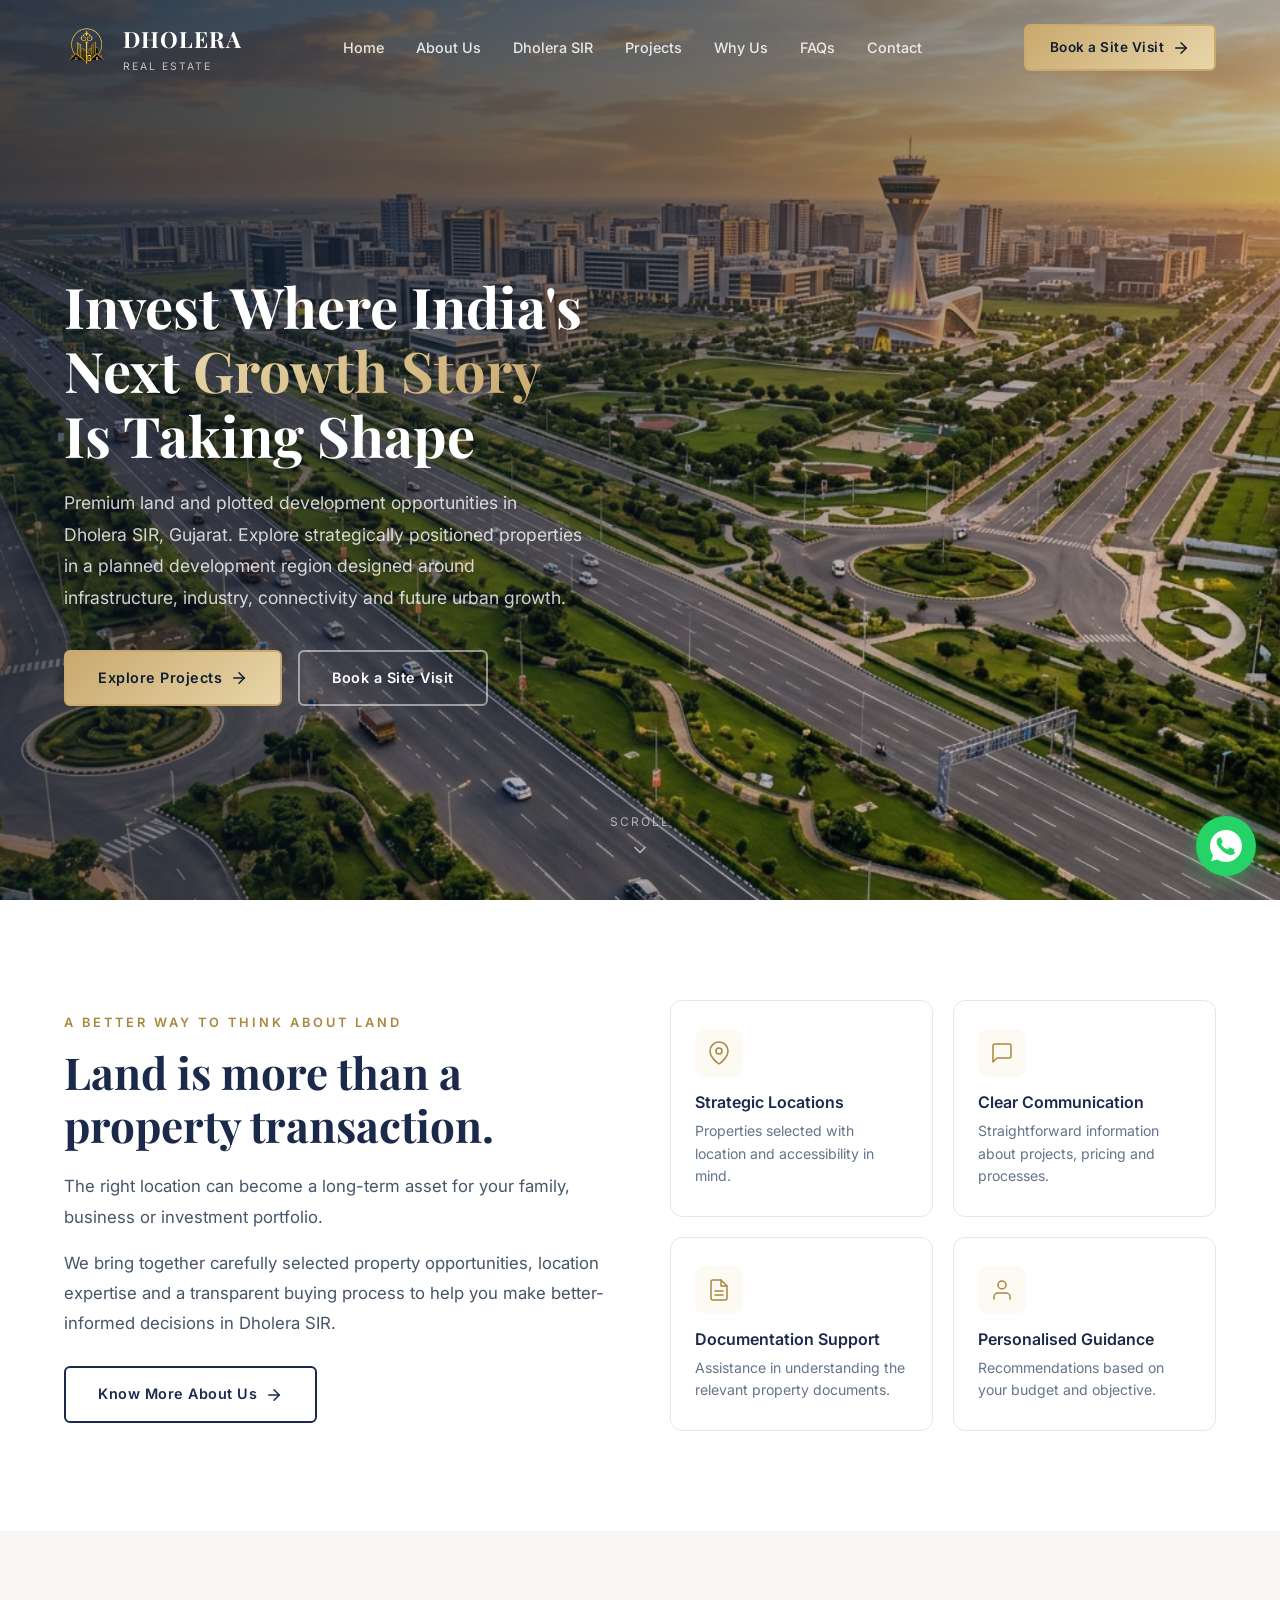
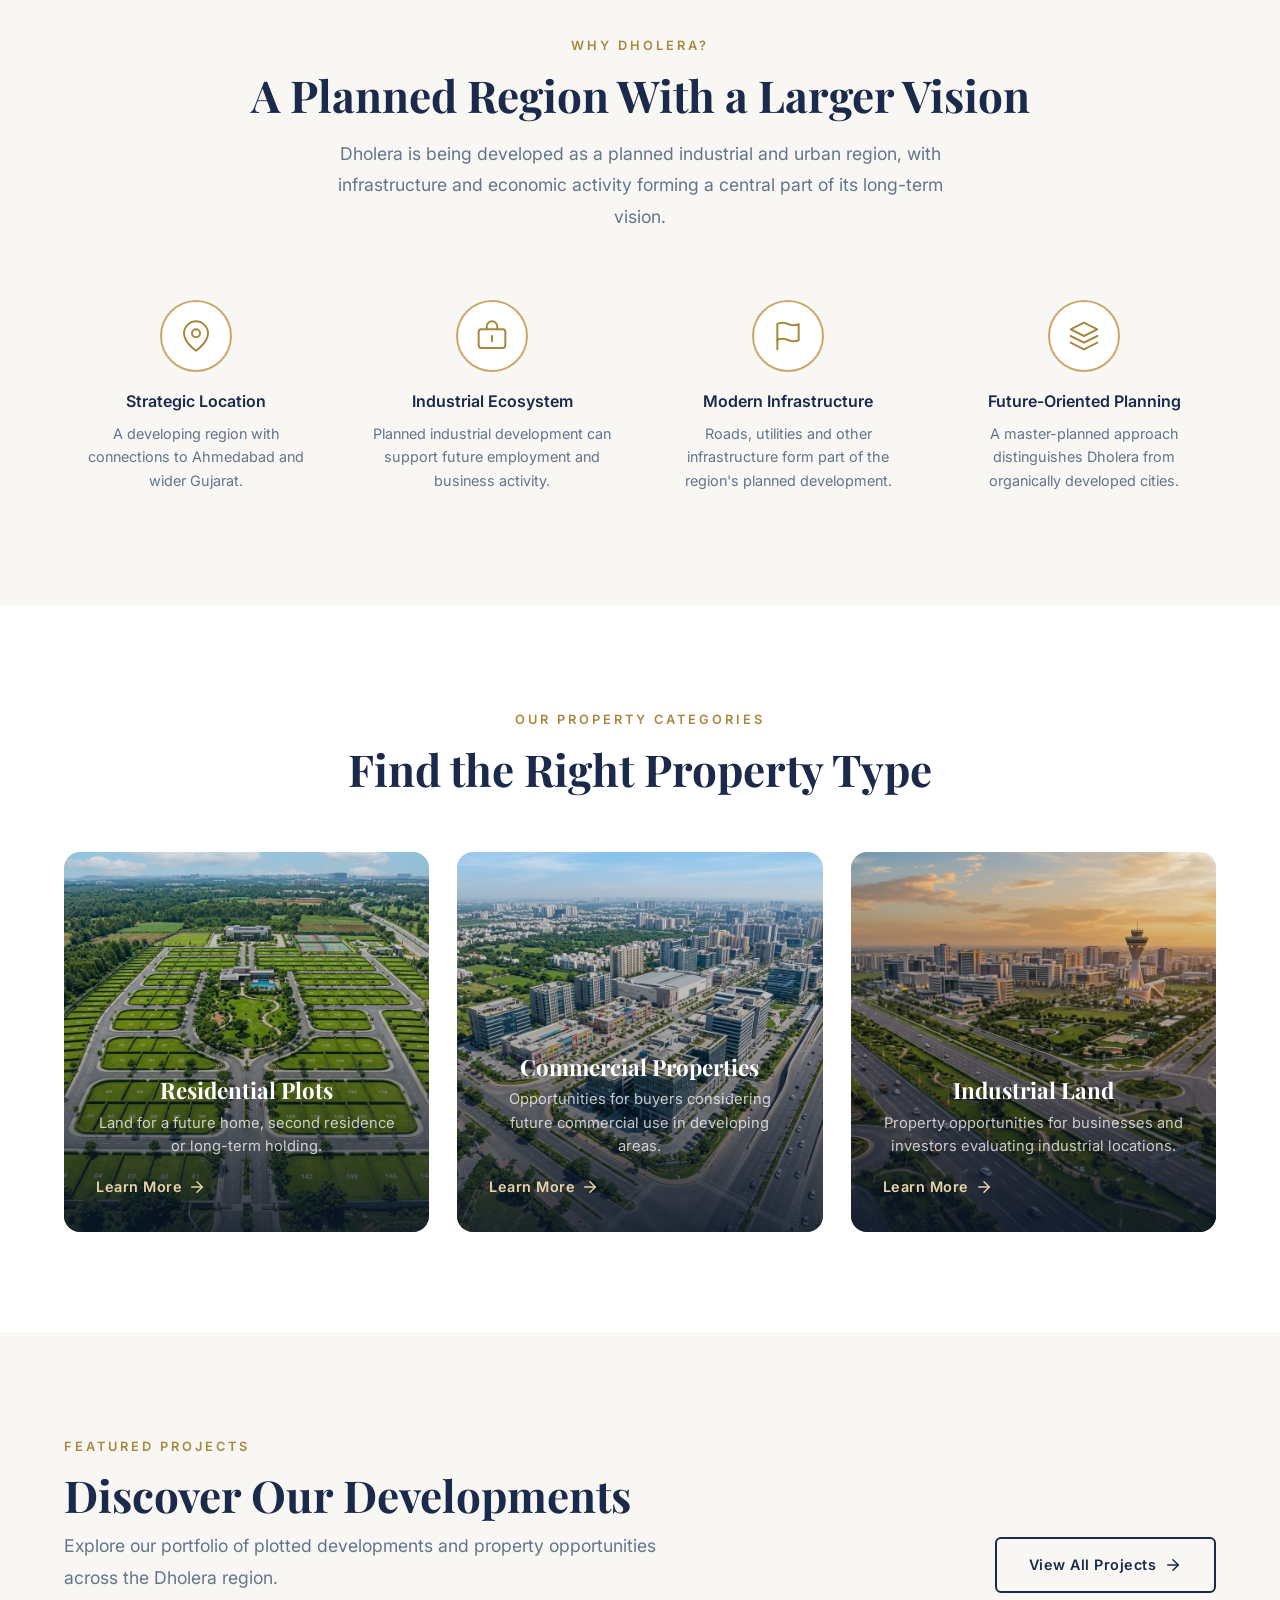
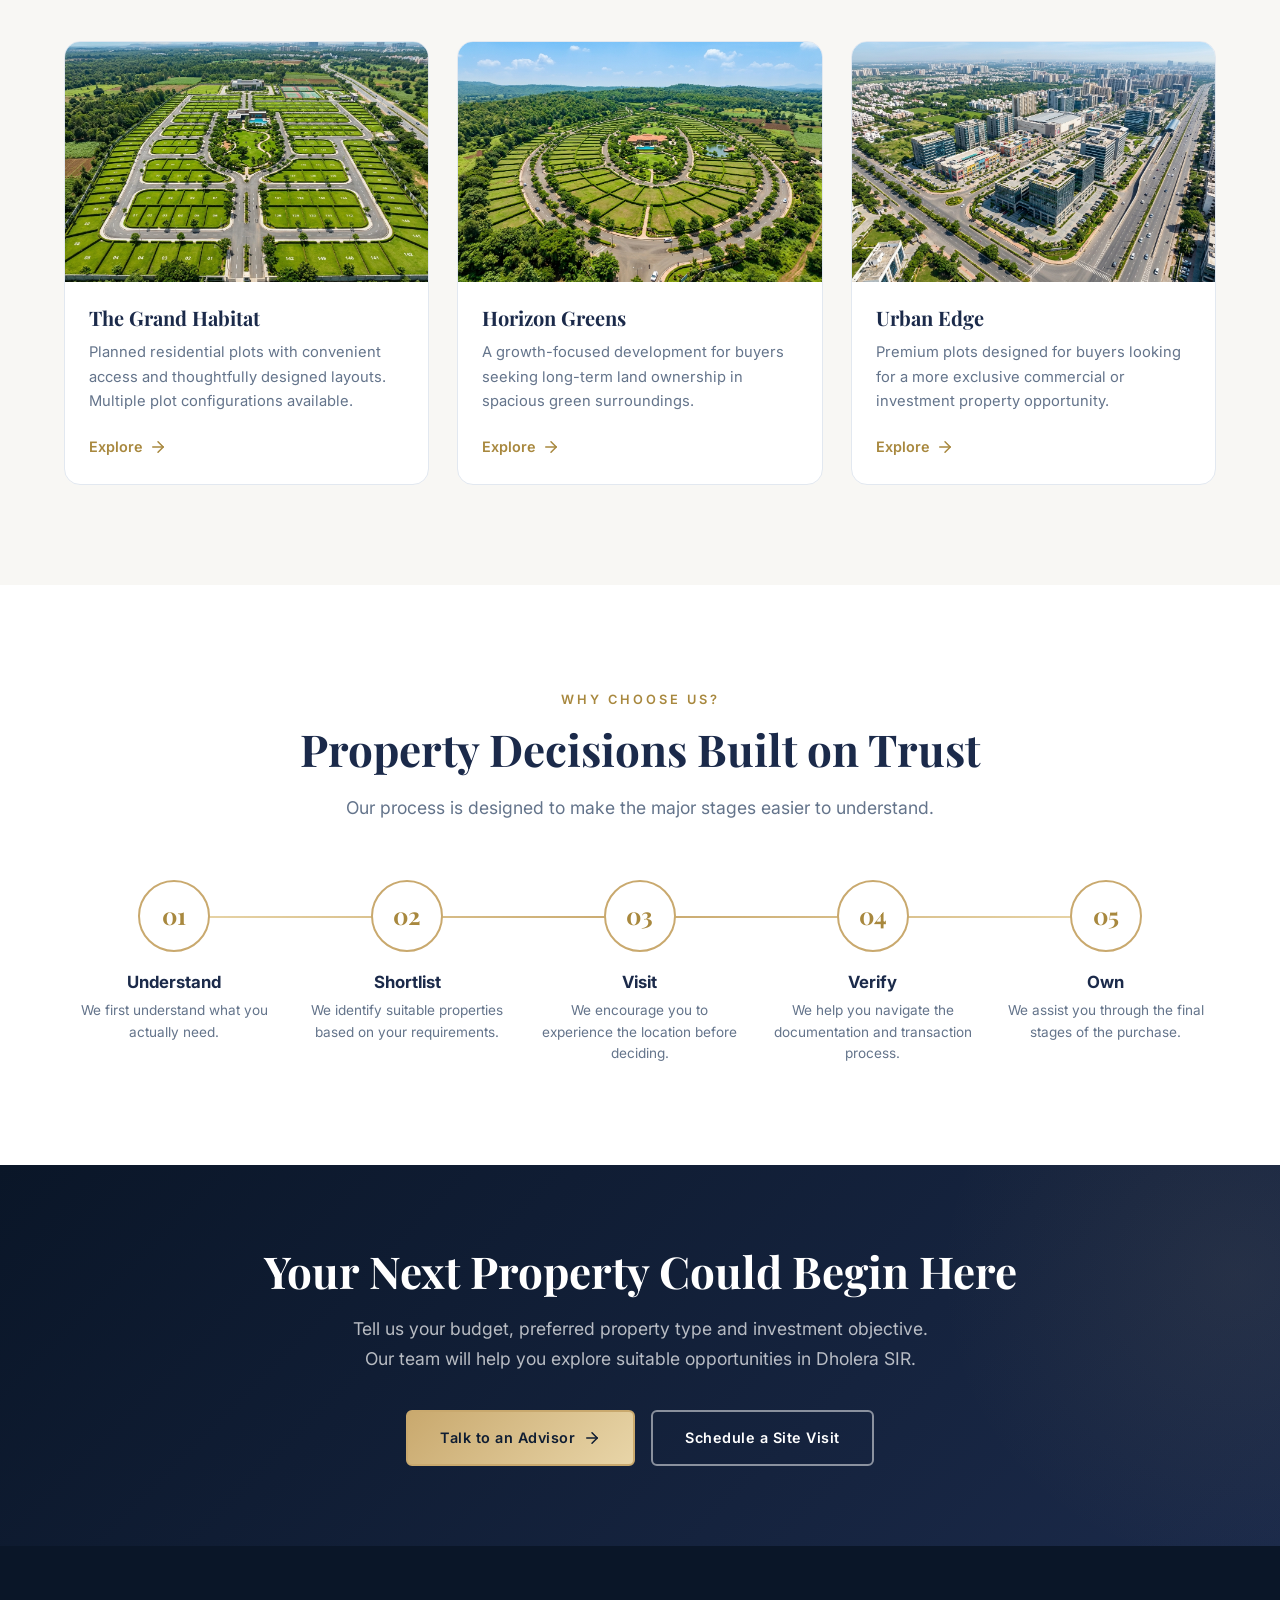
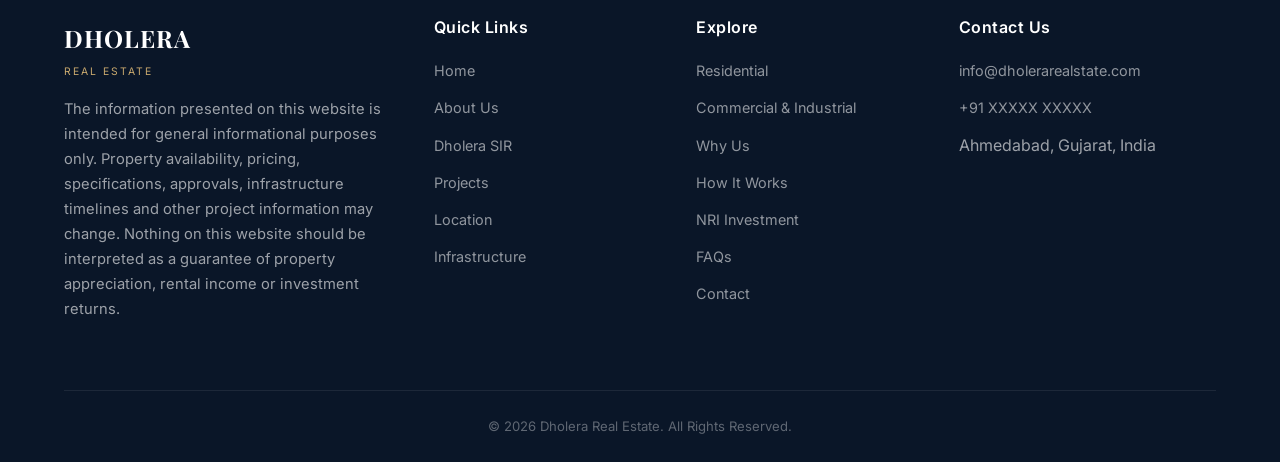
<file: index.html>
<!DOCTYPE html>
<html lang="en">
<head>
  <meta charset="UTF-8">
  <meta name="viewport" content="width=device-width, initial-scale=1.0">
  <title>Dholera Real Estate — Premium Property Investment in Dholera SIR, Gujarat</title>
  <meta name="description" content="Explore premium land and plotted development opportunities in Dholera SIR, Gujarat. Residential plots, commercial properties & industrial land for investors, home buyers & NRIs.">
  <meta name="keywords" content="Dholera SIR, Dholera property, Dholera plots, real estate Gujarat, Dholera investment, residential plots Dholera">

  <!-- Google Fonts -->
  <link rel="preconnect" href="https://fonts.googleapis.com">
  <link rel="preconnect" href="https://fonts.gstatic.com" crossorigin>
  <link href="https://fonts.googleapis.com/css2?family=Inter:wght@300;400;500;600;700&family=Playfair+Display:wght@400;500;600;700&display=swap" rel="stylesheet">

  <!-- Stylesheet -->
  <link rel="stylesheet" href="css/style.css">
</head>
<body>

  <!-- ============ NAVIGATION ============ -->
  <nav class="navbar" id="navbar">
    <div class="container">
      <a href="#" class="logo">
        <img src="images/golden%20key%20png.png" alt="Logo" class="logo-icon-img">
        <div>
          <div class="logo-text">DHOLERA</div>
          <div class="logo-subtitle">Real Estate</div>
        </div>
      </a>

      <div class="nav-links" id="navLinks">
        <a href="index.html">Home</a>
        <a href="about.html">About Us</a>
        <a href="why-dholera.html">Dholera SIR</a>
        <a href="projects.html">Projects</a>
        <a href="why-choose-us.html">Why Us</a>
        <a href="faqs.html">FAQs</a>
        <a href="contact.html">Contact</a>
      </div>

      <div class="nav-cta">
        <a href="#cta" class="btn btn-gold">
          Book a Site Visit
          <svg viewBox="0 0 24 24" fill="none" stroke="currentColor" stroke-width="2" stroke-linecap="round" stroke-linejoin="round"><line x1="5" y1="12" x2="19" y2="12"/><polyline points="12 5 19 12 12 19"/></svg>
        </a>
      </div>

      <div class="hamburger" id="hamburger">
        <span></span>
        <span></span>
        <span></span>
      </div>
    </div>
  </nav>

  <!-- ============ HERO SECTION ============ -->
  <section class="hero" id="hero">
    <div class="hero-bg">
      <img src="images/hero-bg.jpg" alt="Aerial view of Dholera Smart City infrastructure">
    </div>
    <div class="hero-overlay"></div>

    <div class="container">
      <div class="hero-content">
        <h1>
          Invest Where India's<br>
          Next <span class="gold-text">Growth Story</span><br>
          Is Taking Shape
        </h1>
        <p class="hero-desc">
          Premium land and plotted development opportunities in Dholera SIR, Gujarat. 
          Explore strategically positioned properties in a planned development region designed around 
          infrastructure, industry, connectivity and future urban growth.
        </p>
        <div class="hero-buttons">
          <a href="#projects" class="btn btn-gold">
            Explore Projects
            <svg viewBox="0 0 24 24" fill="none" stroke="currentColor" stroke-width="2" stroke-linecap="round" stroke-linejoin="round"><line x1="5" y1="12" x2="19" y2="12"/><polyline points="12 5 19 12 12 19"/></svg>
          </a>
          <a href="#cta" class="btn btn-outline-white">
            Book a Site Visit
          </a>
        </div>
      </div>
    </div>

    <div class="scroll-indicator">
      <span>Scroll</span>
      <svg viewBox="0 0 24 24" fill="none" stroke="currentColor" stroke-width="2" stroke-linecap="round" stroke-linejoin="round"><polyline points="6 9 12 15 18 9"/></svg>
    </div>
  </section>

  <!-- ============ ABOUT / INTRO SECTION ============ -->
  <section class="about-section" id="about">
    <div class="container">
      <div class="about-grid">
        <!-- Left: Text -->
        <div class="about-text reveal-left">
          <span class="section-label">A Better Way to Think About Land</span>
          <h2>Land is more than a property transaction.</h2>
          <p>
            The right location can become a long-term asset for your family, business or investment portfolio.
          </p>
          <p>
            We bring together carefully selected property opportunities, location expertise and a transparent 
            buying process to help you make better-informed decisions in Dholera SIR.
          </p>
          <a href="#" class="btn btn-outline">
            Know More About Us
            <svg viewBox="0 0 24 24" fill="none" stroke="currentColor" stroke-width="2" stroke-linecap="round" stroke-linejoin="round"><line x1="5" y1="12" x2="19" y2="12"/><polyline points="12 5 19 12 12 19"/></svg>
          </a>
        </div>

        <!-- Right: Feature Cards -->
        <div class="feature-cards stagger reveal-right">
          <div class="feature-card reveal">
            <div class="feature-card-icon">
              <svg viewBox="0 0 24 24" fill="none" stroke="currentColor" stroke-linecap="round" stroke-linejoin="round"><path d="M21 10c0 7-9 13-9 13s-9-6-9-13a9 9 0 0 1 18 0z"/><circle cx="12" cy="10" r="3"/></svg>
            </div>
            <h3>Strategic Locations</h3>
            <p>Properties selected with location and accessibility in mind.</p>
          </div>

          <div class="feature-card reveal">
            <div class="feature-card-icon">
              <svg viewBox="0 0 24 24" fill="none" stroke="currentColor" stroke-linecap="round" stroke-linejoin="round"><path d="M21 15a2 2 0 0 1-2 2H7l-4 4V5a2 2 0 0 1 2-2h14a2 2 0 0 1 2 2z"/></svg>
            </div>
            <h3>Clear Communication</h3>
            <p>Straightforward information about projects, pricing and processes.</p>
          </div>

          <div class="feature-card reveal">
            <div class="feature-card-icon">
              <svg viewBox="0 0 24 24" fill="none" stroke="currentColor" stroke-linecap="round" stroke-linejoin="round"><path d="M14 2H6a2 2 0 0 0-2 2v16a2 2 0 0 0 2 2h12a2 2 0 0 0 2-2V8z"/><polyline points="14 2 14 8 20 8"/><line x1="16" y1="13" x2="8" y2="13"/><line x1="16" y1="17" x2="8" y2="17"/></svg>
            </div>
            <h3>Documentation Support</h3>
            <p>Assistance in understanding the relevant property documents.</p>
          </div>

          <div class="feature-card reveal">
            <div class="feature-card-icon">
              <svg viewBox="0 0 24 24" fill="none" stroke="currentColor" stroke-linecap="round" stroke-linejoin="round"><path d="M20 21v-2a4 4 0 0 0-4-4H8a4 4 0 0 0-4 4v2"/><circle cx="12" cy="7" r="4"/></svg>
            </div>
            <h3>Personalised Guidance</h3>
            <p>Recommendations based on your budget and objective.</p>
          </div>
        </div>
      </div>
    </div>
  </section>

  <!-- ============ WHY DHOLERA SECTION ============ -->
  <section class="why-dholera" id="why-dholera">
    <div class="container">
      <span class="section-label reveal">Why Dholera?</span>
      <h2 class="reveal">A Planned Region With a Larger Vision</h2>
      <p class="section-subtitle reveal">
        Dholera is being developed as a planned industrial and urban region, with infrastructure and 
        economic activity forming a central part of its long-term vision.
      </p>

      <div class="why-grid stagger">
        <div class="why-item reveal">
          <div class="why-icon">
            <svg viewBox="0 0 24 24" fill="none" stroke="currentColor" stroke-linecap="round" stroke-linejoin="round"><path d="M21 10c0 7-9 13-9 13s-9-6-9-13a9 9 0 0 1 18 0z"/><circle cx="12" cy="10" r="3"/></svg>
          </div>
          <h3>Strategic Location</h3>
          <p>A developing region with connections to Ahmedabad and wider Gujarat.</p>
        </div>

        <div class="why-item reveal">
          <div class="why-icon">
            <svg viewBox="0 0 24 24" fill="none" stroke="currentColor" stroke-linecap="round" stroke-linejoin="round"><rect x="2" y="7" width="20" height="14" rx="2" ry="2"/><path d="M16 7V5a4 4 0 0 0-8 0v2"/><line x1="12" y1="12" x2="12" y2="16"/></svg>
          </div>
          <h3>Industrial Ecosystem</h3>
          <p>Planned industrial development can support future employment and business activity.</p>
        </div>

        <div class="why-item reveal">
          <div class="why-icon">
            <svg viewBox="0 0 24 24" fill="none" stroke="currentColor" stroke-linecap="round" stroke-linejoin="round"><path d="M4 15s1-1 4-1 5 2 8 2 4-1 4-1V3s-1 1-4 1-5-2-8-2-4 1-4 1z"/><line x1="4" y1="22" x2="4" y2="15"/></svg>
          </div>
          <h3>Modern Infrastructure</h3>
          <p>Roads, utilities and other infrastructure form part of the region's planned development.</p>
        </div>

        <div class="why-item reveal">
          <div class="why-icon">
            <svg viewBox="0 0 24 24" fill="none" stroke="currentColor" stroke-linecap="round" stroke-linejoin="round"><polygon points="12 2 2 7 12 12 22 7 12 2"/><polyline points="2 17 12 22 22 17"/><polyline points="2 12 12 17 22 12"/></svg>
          </div>
          <h3>Future-Oriented Planning</h3>
          <p>A master-planned approach distinguishes Dholera from organically developed cities.</p>
        </div>
      </div>
    </div>
  </section>

  <!-- ============ PROPERTY CATEGORIES ============ -->
  <section class="categories" id="categories">
    <div class="container">
      <span class="section-label reveal">Our Property Categories</span>
      <h2 class="reveal">Find the Right Property Type</h2>

      <div class="categories-grid stagger">
        <div class="category-card reveal">
          <img src="images/project-grand-habitat.jpg" alt="Residential plots in Dholera">
          <div class="category-overlay">
            <h3>Residential Plots</h3>
            <p>Land for a future home, second residence or long-term holding.</p>
            <a href="#" class="category-link">
              Learn More
              <svg viewBox="0 0 24 24" fill="none" stroke="currentColor" stroke-width="2" stroke-linecap="round" stroke-linejoin="round"><line x1="5" y1="12" x2="19" y2="12"/><polyline points="12 5 19 12 12 19"/></svg>
            </a>
          </div>
        </div>

        <div class="category-card reveal">
          <img src="images/project-urban-edge.jpg" alt="Commercial properties in Dholera">
          <div class="category-overlay">
            <h3>Commercial Properties</h3>
            <p>Opportunities for buyers considering future commercial use in developing areas.</p>
            <a href="#" class="category-link">
              Learn More
              <svg viewBox="0 0 24 24" fill="none" stroke="currentColor" stroke-width="2" stroke-linecap="round" stroke-linejoin="round"><line x1="5" y1="12" x2="19" y2="12"/><polyline points="12 5 19 12 12 19"/></svg>
            </a>
          </div>
        </div>

        <div class="category-card reveal">
          <img src="images/hero-bg.jpg" alt="Industrial land in Dholera">
          <div class="category-overlay">
            <h3>Industrial Land</h3>
            <p>Property opportunities for businesses and investors evaluating industrial locations.</p>
            <a href="#" class="category-link">
              Learn More
              <svg viewBox="0 0 24 24" fill="none" stroke="currentColor" stroke-width="2" stroke-linecap="round" stroke-linejoin="round"><line x1="5" y1="12" x2="19" y2="12"/><polyline points="12 5 19 12 12 19"/></svg>
            </a>
          </div>
        </div>
      </div>
    </div>
  </section>

  <!-- ============ FEATURED PROJECTS ============ -->
  <section class="projects" id="projects">
    <div class="container">
      <div class="projects-header">
        <div>
          <span class="section-label reveal">Featured Projects</span>
          <h2 class="reveal">Discover Our Developments</h2>
          <p class="section-subtitle reveal" style="margin:8px 0 0;text-align:left;">
            Explore our portfolio of plotted developments and property opportunities across the Dholera region.
          </p>
        </div>
        <a href="#" class="btn btn-outline reveal" style="flex-shrink:0;">
          View All Projects
          <svg viewBox="0 0 24 24" fill="none" stroke="currentColor" stroke-width="2" stroke-linecap="round" stroke-linejoin="round"><line x1="5" y1="12" x2="19" y2="12"/><polyline points="12 5 19 12 12 19"/></svg>
        </a>
      </div>

      <div class="projects-grid stagger">
        <div class="project-card reveal">
          <div class="project-card-image">
            <img src="images/project-grand-habitat.jpg" alt="The Grand Habitat — Residential Plotted Development">
          </div>
          <div class="project-card-body">
            <h3>The Grand Habitat</h3>
            <p>Planned residential plots with convenient access and thoughtfully designed layouts. Multiple plot configurations available.</p>
            <a href="#" class="project-link">
              Explore
              <svg viewBox="0 0 24 24" fill="none" stroke="currentColor" stroke-width="2" stroke-linecap="round" stroke-linejoin="round"><line x1="5" y1="12" x2="19" y2="12"/><polyline points="12 5 19 12 12 19"/></svg>
            </a>
          </div>
        </div>

        <div class="project-card reveal">
          <div class="project-card-image">
            <img src="images/project-horizon-greens.jpg" alt="Horizon Greens — Premium Residential Plots">
          </div>
          <div class="project-card-body">
            <h3>Horizon Greens</h3>
            <p>A growth-focused development for buyers seeking long-term land ownership in spacious green surroundings.</p>
            <a href="#" class="project-link">
              Explore
              <svg viewBox="0 0 24 24" fill="none" stroke="currentColor" stroke-width="2" stroke-linecap="round" stroke-linejoin="round"><line x1="5" y1="12" x2="19" y2="12"/><polyline points="12 5 19 12 12 19"/></svg>
            </a>
          </div>
        </div>

        <div class="project-card reveal">
          <div class="project-card-image">
            <img src="images/project-urban-edge.jpg" alt="Urban Edge — Commercial & Investment Plots">
          </div>
          <div class="project-card-body">
            <h3>Urban Edge</h3>
            <p>Premium plots designed for buyers looking for a more exclusive commercial or investment property opportunity.</p>
            <a href="#" class="project-link">
              Explore
              <svg viewBox="0 0 24 24" fill="none" stroke="currentColor" stroke-width="2" stroke-linecap="round" stroke-linejoin="round"><line x1="5" y1="12" x2="19" y2="12"/><polyline points="12 5 19 12 12 19"/></svg>
            </a>
          </div>
        </div>
      </div>
    </div>
  </section>

  <!-- ============ WHY CHOOSE US / PROCESS ============ -->
  <section class="process" id="process">
    <div class="container">
      <span class="section-label reveal">Why Choose Us?</span>
      <h2 class="reveal">Property Decisions Built on Trust</h2>
      <p class="section-subtitle reveal">
        Our process is designed to make the major stages easier to understand.
      </p>

      <div class="process-steps stagger">
        <div class="process-step reveal">
          <div class="step-number">01</div>
          <h3>Understand</h3>
          <p>We first understand what you actually need.</p>
        </div>

        <div class="process-step reveal">
          <div class="step-number">02</div>
          <h3>Shortlist</h3>
          <p>We identify suitable properties based on your requirements.</p>
        </div>

        <div class="process-step reveal">
          <div class="step-number">03</div>
          <h3>Visit</h3>
          <p>We encourage you to experience the location before deciding.</p>
        </div>

        <div class="process-step reveal">
          <div class="step-number">04</div>
          <h3>Verify</h3>
          <p>We help you navigate the documentation and transaction process.</p>
        </div>

        <div class="process-step reveal">
          <div class="step-number">05</div>
          <h3>Own</h3>
          <p>We assist you through the final stages of the purchase.</p>
        </div>
      </div>
    </div>
  </section>

  <!-- ============ FINAL CTA ============ -->
  <section class="cta-section" id="cta">
    <div class="container">
      <h2 class="reveal">Your Next Property Could Begin Here</h2>
      <p class="reveal">
        Tell us your budget, preferred property type and investment objective. 
        Our team will help you explore suitable opportunities in Dholera SIR.
      </p>
      <div class="cta-buttons reveal">
        <a href="#" class="btn btn-gold">
          Talk to an Advisor
          <svg viewBox="0 0 24 24" fill="none" stroke="currentColor" stroke-width="2" stroke-linecap="round" stroke-linejoin="round"><line x1="5" y1="12" x2="19" y2="12"/><polyline points="12 5 19 12 12 19"/></svg>
        </a>
        <a href="#" class="btn btn-outline-white">
          Schedule a Site Visit
        </a>
      </div>
    </div>
  </section>

  <!-- ============ FOOTER ============ -->
    <footer class="footer">
    <div class="container">
      <div class="footer-grid">
        <div class="footer-brand">
          <div class="logo-text">DHOLERA</div>
          <span class="logo-subtitle">Real Estate</span>
          <p>The information presented on this website is intended for general informational purposes only. Property availability, pricing, specifications, approvals, infrastructure timelines and other project information may change. Nothing on this website should be interpreted as a guarantee of property appreciation, rental income or investment returns.</p>
        </div>
        <div class="footer-col">
          <h4>Quick Links</h4>
          <ul>
            <li><a href="index.html">Home</a></li>
            <li><a href="about.html">About Us</a></li>
            <li><a href="why-dholera.html">Dholera SIR</a></li>
            <li><a href="projects.html">Projects</a></li>
            <li><a href="location.html">Location</a></li>
            <li><a href="infrastructure.html">Infrastructure</a></li>
          </ul>
        </div>
        <div class="footer-col">
          <h4>Explore</h4>
          <ul>
            <li><a href="residential.html">Residential</a></li>
            <li><a href="commercial-industrial.html">Commercial & Industrial</a></li>
            <li><a href="why-choose-us.html">Why Us</a></li>
            <li><a href="how-it-works.html">How It Works</a></li>
            <li><a href="nri.html">NRI Investment</a></li>
            <li><a href="faqs.html">FAQs</a></li>
            <li><a href="contact.html">Contact</a></li>
          </ul>
        </div>
        <div class="footer-col">
          <h4>Contact Us</h4>
          <ul>
            <li><a href="mailto:info@dholerarealstate.com">info@dholerarealstate.com</a></li>
            <li><a href="tel:+91XXXXXXXXXX">+91 XXXXX XXXXX</a></li>
            <li>Ahmedabad, Gujarat, India</li>
          </ul>
        </div>
      </div>
      <div class="footer-bottom">
        <p>© 2026 Dholera Real Estate. All Rights Reserved.</p>
      </div>
    </div>
  </footer>

  <!-- ============ FLOATING WHATSAPP ============ -->
  <a href="https://wa.me/91XXXXXXXXXX" class="whatsapp-float" target="_blank" aria-label="Chat on WhatsApp">
    <svg viewBox="0 0 32 32"><path d="M16.004 0h-.008C7.174 0 0 7.176 0 16c0 3.5 1.134 6.742 3.06 9.374L1.058 31.37l6.204-1.974A15.89 15.89 0 0016.004 32C24.826 32 32 24.822 32 16S24.826 0 16.004 0zm9.314 22.594c-.39 1.092-1.924 1.998-3.15 2.264-.838.178-1.932.32-5.618-1.208-4.716-1.954-7.748-6.744-7.984-7.058-.226-.314-1.886-2.512-1.886-4.79s1.194-3.4 1.618-3.866c.39-.428.854-.536 1.14-.536.282 0 .566.002.812.016.262.012.614-.1.96.73.358.856 1.216 2.962 1.322 3.178.108.214.18.466.036.748-.142.286-.214.464-.428.714-.214.25-.45.558-.642.75-.214.214-.436.446-.188.876s1.102 1.818 2.366 2.946c1.628 1.45 2.998 1.902 3.424 2.116.426.214.674.178.922-.108.25-.286 1.068-1.244 1.354-1.672.284-.428.568-.356.96-.214.39.142 2.494 1.176 2.922 1.39.426.214.712.322.818.5.108.178.108 1.026-.282 2.118z"/></svg>
  </a>

  <!-- ============ BACK TO TOP ============ -->
  <div class="back-to-top" aria-label="Back to top">
    <svg viewBox="0 0 24 24" fill="none" stroke="currentColor" stroke-width="2.5" stroke-linecap="round" stroke-linejoin="round"><polyline points="18 15 12 9 6 15"/></svg>
  </div>

  <!-- JavaScript -->
  <script src="js/main.js"></script>

</body>
</html>
</file>
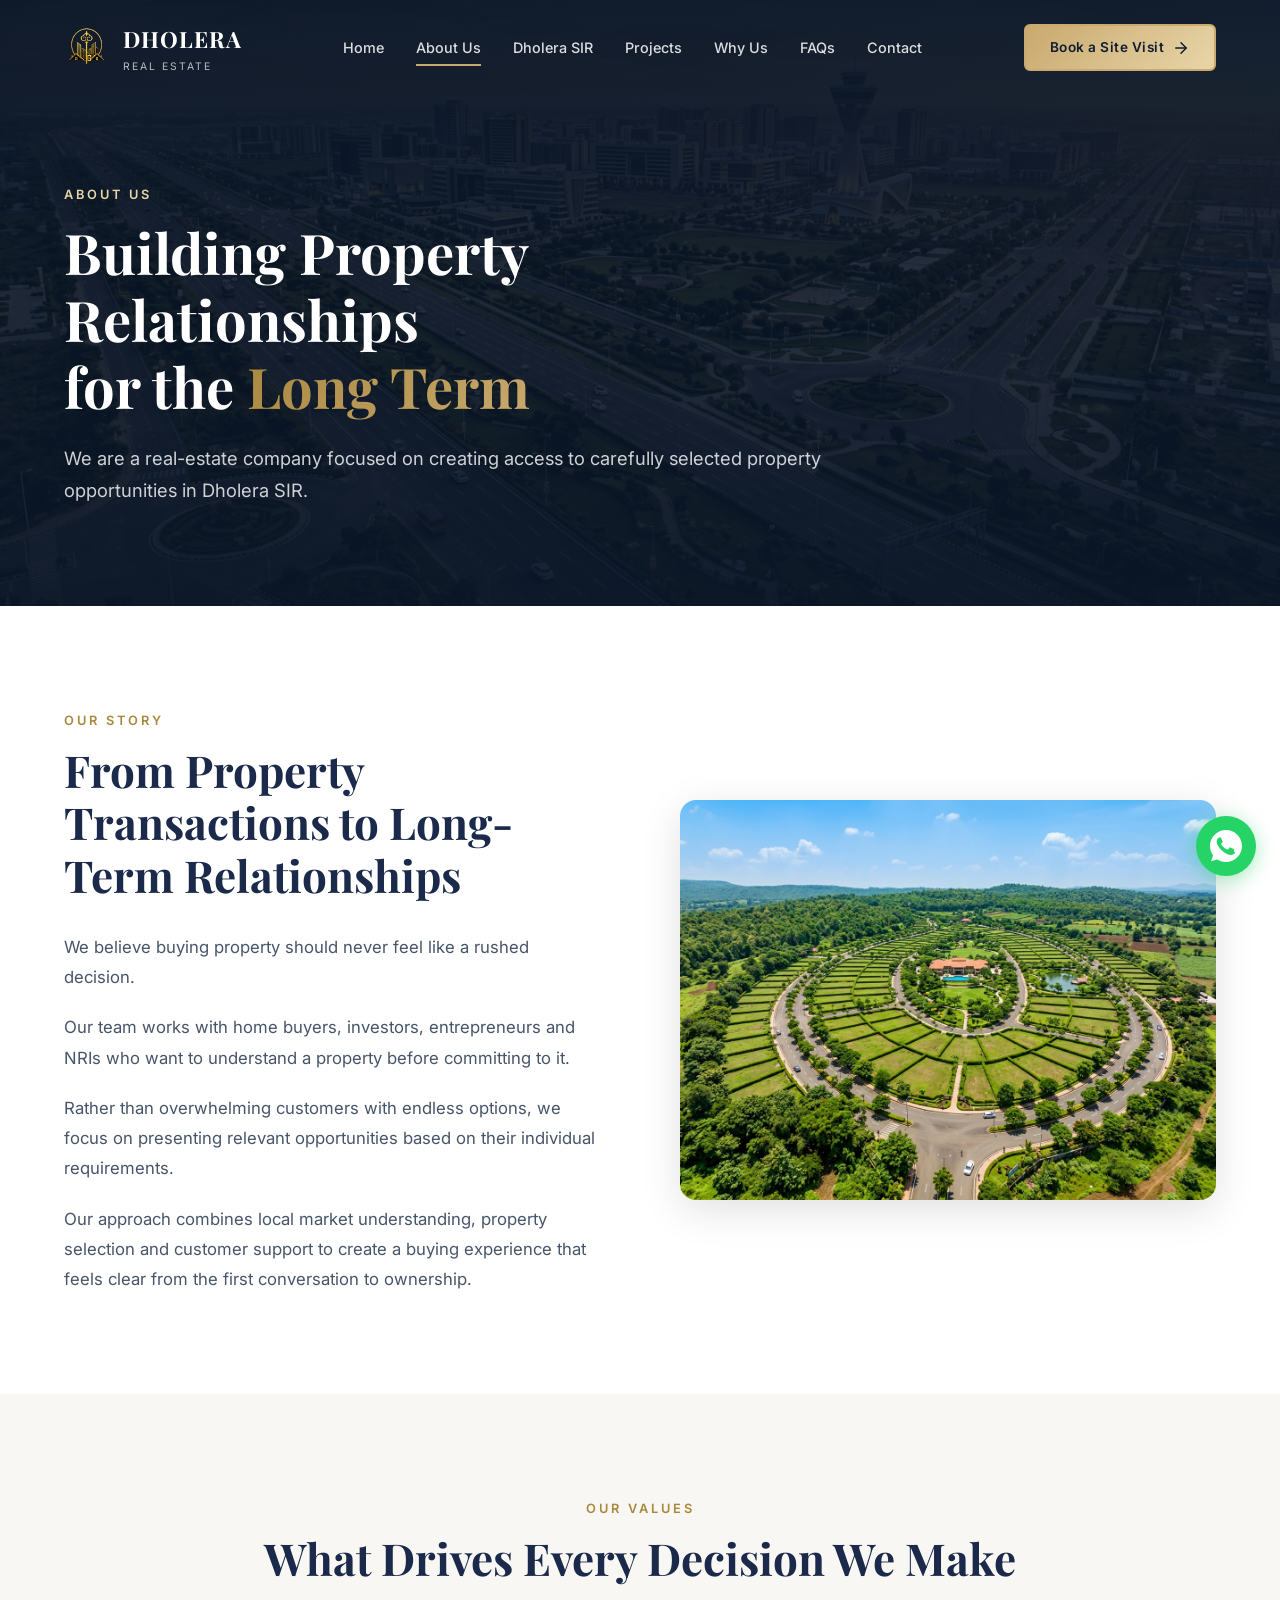
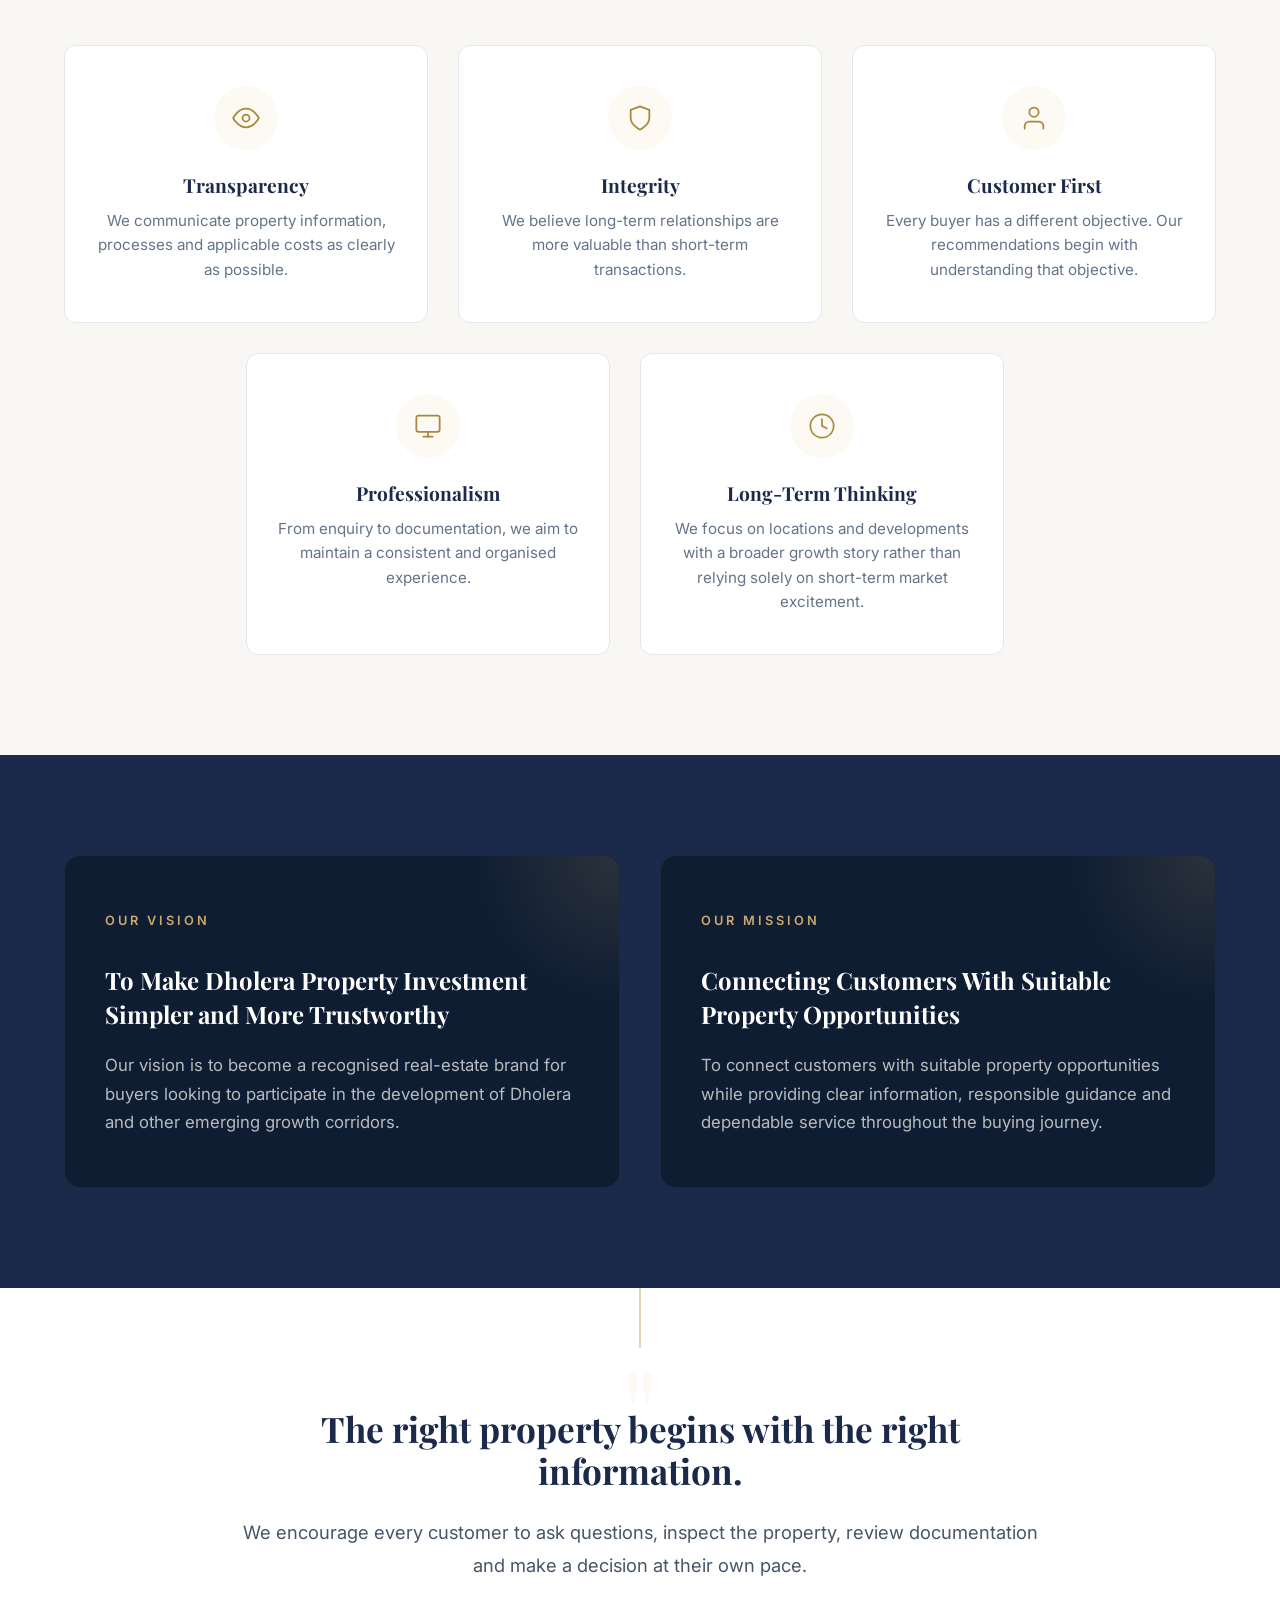
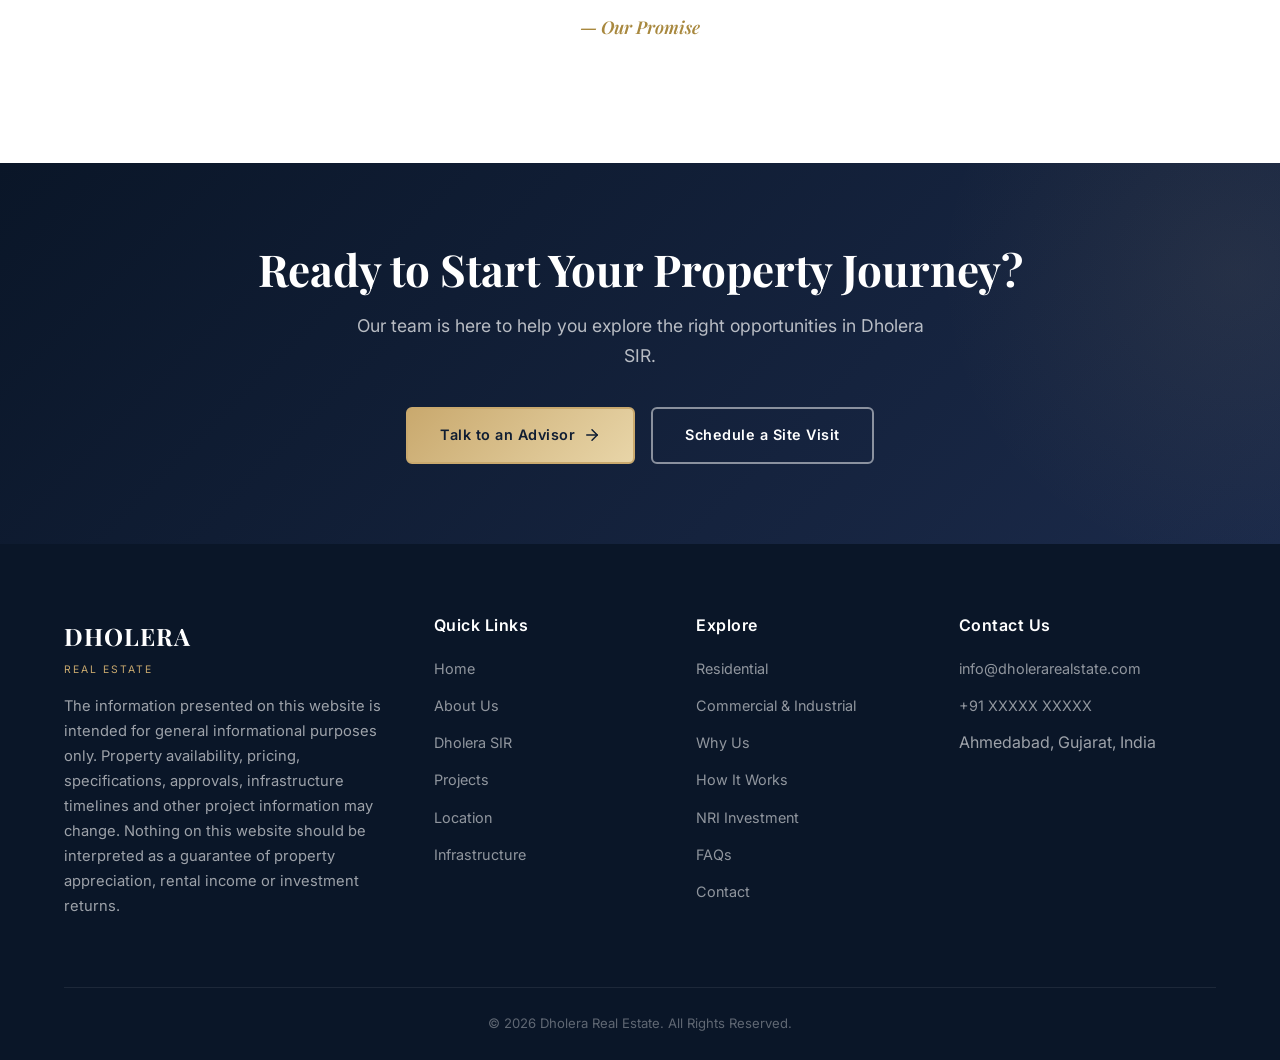
<file: about.html>
<!DOCTYPE html>
<html lang="en">
<head>
  <meta charset="UTF-8">
  <meta name="viewport" content="width=device-width, initial-scale=1.0">
  <title>About Us — Dholera Real Estate | Building Property Relationships for the Long Term</title>
  <meta name="description" content="Learn about Dholera Real Estate — our story, values, vision and mission. We focus on creating access to carefully selected property opportunities in Dholera SIR.">

  <!-- Google Fonts -->
  <link rel="preconnect" href="https://fonts.googleapis.com">
  <link rel="preconnect" href="https://fonts.gstatic.com" crossorigin>
  <link href="https://fonts.googleapis.com/css2?family=Inter:wght@300;400;500;600;700&family=Playfair+Display:wght@400;500;600;700&display=swap" rel="stylesheet">

  <!-- Stylesheet -->
  <link rel="stylesheet" href="css/style.css">
  <link rel="stylesheet" href="css/about.css">
</head>
<body>

  <!-- ============ NAVIGATION ============ -->
  <nav class="navbar scrolled" id="navbar">
    <div class="container">
      <a href="index.html" class="logo">
        <img src="images/golden%20key%20png.png" alt="Logo" class="logo-icon-img">
        <div>
          <div class="logo-text">DHOLERA</div>
          <div class="logo-subtitle">Real Estate</div>
        </div>
      </a>

      <div class="nav-links" id="navLinks">
        <a href="index.html">Home</a>
        <a href="about.html">About Us</a>
        <a href="why-dholera.html">Dholera SIR</a>
        <a href="projects.html">Projects</a>
        <a href="why-choose-us.html">Why Us</a>
        <a href="faqs.html">FAQs</a>
        <a href="contact.html">Contact</a>
      </div>

      <div class="nav-cta">
        <a href="#" class="btn btn-gold">
          Book a Site Visit
          <svg viewBox="0 0 24 24" fill="none" stroke="currentColor" stroke-width="2" stroke-linecap="round" stroke-linejoin="round"><line x1="5" y1="12" x2="19" y2="12"/><polyline points="12 5 19 12 12 19"/></svg>
        </a>
      </div>

      <div class="hamburger" id="hamburger">
        <span></span><span></span><span></span>
      </div>
    </div>
  </nav>

  <!-- ============ PAGE HERO BANNER ============ -->
  <section class="page-hero">
    <div class="page-hero-bg">
      <img src="images/hero-bg.jpg" alt="Dholera Smart City">
    </div>
    <div class="page-hero-overlay"></div>
    <div class="container">
      <div class="page-hero-content">
        <span class="section-label" style="color:var(--gold-light);">About Us</span>
        <h1>Building Property Relationships<br>for the <span class="gold-text">Long Term</span></h1>
        <p>We are a real-estate company focused on creating access to carefully selected property opportunities in Dholera SIR.</p>
      </div>
    </div>
  </section>

  <!-- ============ OUR STORY ============ -->
  <section class="story-section">
    <div class="container">
      <div class="story-grid">
        <div class="story-text reveal-left">
          <span class="section-label">Our Story</span>
          <h2>From Property Transactions to Long-Term Relationships</h2>
          <p>We believe buying property should never feel like a rushed decision.</p>
          <p>
            Our team works with home buyers, investors, entrepreneurs and NRIs who want to understand 
            a property before committing to it.
          </p>
          <p>
            Rather than overwhelming customers with endless options, we focus on presenting relevant 
            opportunities based on their individual requirements.
          </p>
          <p>
            Our approach combines local market understanding, property selection and customer support 
            to create a buying experience that feels clear from the first conversation to ownership.
          </p>
        </div>
        <div class="story-image reveal-right">
          <div class="story-image-wrapper">
            <img src="images/project-horizon-greens.jpg" alt="Dholera property development">
            <div class="story-image-accent"></div>
          </div>
        </div>
      </div>
    </div>
  </section>

  <!-- ============ OUR VALUES ============ -->
  <section class="values-section">
    <div class="container">
      <div class="text-center">
        <span class="section-label reveal">Our Values</span>
        <h2 class="reveal">What Drives Every Decision We Make</h2>
      </div>

      <div class="values-grid stagger">
        <div class="value-card reveal">
          <div class="value-icon">
            <svg viewBox="0 0 24 24" fill="none" stroke="currentColor" stroke-width="1.5" stroke-linecap="round" stroke-linejoin="round"><path d="M1 12s4-8 11-8 11 8 11 8-4 8-11 8-11-8-11-8z"/><circle cx="12" cy="12" r="3"/></svg>
          </div>
          <h3>Transparency</h3>
          <p>We communicate property information, processes and applicable costs as clearly as possible.</p>
        </div>

        <div class="value-card reveal">
          <div class="value-icon">
            <svg viewBox="0 0 24 24" fill="none" stroke="currentColor" stroke-width="1.5" stroke-linecap="round" stroke-linejoin="round"><path d="M12 22s8-4 8-10V5l-8-3-8 3v7c0 6 8 10 8 10z"/></svg>
          </div>
          <h3>Integrity</h3>
          <p>We believe long-term relationships are more valuable than short-term transactions.</p>
        </div>

        <div class="value-card reveal">
          <div class="value-icon">
            <svg viewBox="0 0 24 24" fill="none" stroke="currentColor" stroke-width="1.5" stroke-linecap="round" stroke-linejoin="round"><path d="M20 21v-2a4 4 0 00-4-4H8a4 4 0 00-4 4v2"/><circle cx="12" cy="7" r="4"/></svg>
          </div>
          <h3>Customer First</h3>
          <p>Every buyer has a different objective. Our recommendations begin with understanding that objective.</p>
        </div>

        <div class="value-card reveal">
          <div class="value-icon">
            <svg viewBox="0 0 24 24" fill="none" stroke="currentColor" stroke-width="1.5" stroke-linecap="round" stroke-linejoin="round"><rect x="2" y="3" width="20" height="14" rx="2" ry="2"/><line x1="8" y1="21" x2="16" y2="21"/><line x1="12" y1="17" x2="12" y2="21"/></svg>
          </div>
          <h3>Professionalism</h3>
          <p>From enquiry to documentation, we aim to maintain a consistent and organised experience.</p>
        </div>

        <div class="value-card reveal">
          <div class="value-icon">
            <svg viewBox="0 0 24 24" fill="none" stroke="currentColor" stroke-width="1.5" stroke-linecap="round" stroke-linejoin="round"><circle cx="12" cy="12" r="10"/><polyline points="12 6 12 12 16 14"/></svg>
          </div>
          <h3>Long-Term Thinking</h3>
          <p>We focus on locations and developments with a broader growth story rather than relying solely on short-term market excitement.</p>
        </div>
      </div>
    </div>
  </section>

  <!-- ============ VISION & MISSION ============ -->
  <section class="vision-section">
    <div class="container">
      <div class="vision-grid">
        <div class="vision-card reveal-left">
          <div class="vision-card-accent"></div>
          <span class="section-label">Our Vision</span>
          <h3>To Make Dholera Property Investment Simpler and More Trustworthy</h3>
          <p>
            Our vision is to become a recognised real-estate brand for buyers looking to participate 
            in the development of Dholera and other emerging growth corridors.
          </p>
        </div>

        <div class="vision-card reveal-right">
          <div class="vision-card-accent"></div>
          <span class="section-label">Our Mission</span>
          <h3>Connecting Customers With Suitable Property Opportunities</h3>
          <p>
            To connect customers with suitable property opportunities while providing clear information, 
            responsible guidance and dependable service throughout the buying journey.
          </p>
        </div>
      </div>
    </div>
  </section>

  <!-- ============ OUR PROMISE ============ -->
  <section class="promise-section">
    <div class="container">
      <div class="promise-content reveal">
        <div class="promise-quote-mark">"</div>
        <h2>The right property begins with the right information.</h2>
        <p>
          We encourage every customer to ask questions, inspect the property, review documentation 
          and make a decision at their own pace.
        </p>
        <span class="promise-label">— Our Promise</span>
      </div>
    </div>
  </section>

  <!-- ============ FINAL CTA ============ -->
  <section class="cta-section">
    <div class="container">
      <h2 class="reveal">Ready to Start Your Property Journey?</h2>
      <p class="reveal">
        Our team is here to help you explore the right opportunities in Dholera SIR.
      </p>
      <div class="cta-buttons reveal">
        <a href="#" class="btn btn-gold">
          Talk to an Advisor
          <svg viewBox="0 0 24 24" fill="none" stroke="currentColor" stroke-width="2" stroke-linecap="round" stroke-linejoin="round"><line x1="5" y1="12" x2="19" y2="12"/><polyline points="12 5 19 12 12 19"/></svg>
        </a>
        <a href="#" class="btn btn-outline-white">Schedule a Site Visit</a>
      </div>
    </div>
  </section>

  <!-- ============ FOOTER ============ -->
    <footer class="footer">
    <div class="container">
      <div class="footer-grid">
        <div class="footer-brand">
          <div class="logo-text">DHOLERA</div>
          <span class="logo-subtitle">Real Estate</span>
          <p>The information presented on this website is intended for general informational purposes only. Property availability, pricing, specifications, approvals, infrastructure timelines and other project information may change. Nothing on this website should be interpreted as a guarantee of property appreciation, rental income or investment returns.</p>
        </div>
        <div class="footer-col">
          <h4>Quick Links</h4>
          <ul>
            <li><a href="index.html">Home</a></li>
            <li><a href="about.html">About Us</a></li>
            <li><a href="why-dholera.html">Dholera SIR</a></li>
            <li><a href="projects.html">Projects</a></li>
            <li><a href="location.html">Location</a></li>
            <li><a href="infrastructure.html">Infrastructure</a></li>
          </ul>
        </div>
        <div class="footer-col">
          <h4>Explore</h4>
          <ul>
            <li><a href="residential.html">Residential</a></li>
            <li><a href="commercial-industrial.html">Commercial & Industrial</a></li>
            <li><a href="why-choose-us.html">Why Us</a></li>
            <li><a href="how-it-works.html">How It Works</a></li>
            <li><a href="nri.html">NRI Investment</a></li>
            <li><a href="faqs.html">FAQs</a></li>
            <li><a href="contact.html">Contact</a></li>
          </ul>
        </div>
        <div class="footer-col">
          <h4>Contact Us</h4>
          <ul>
            <li><a href="mailto:info@dholerarealstate.com">info@dholerarealstate.com</a></li>
            <li><a href="tel:+91XXXXXXXXXX">+91 XXXXX XXXXX</a></li>
            <li>Ahmedabad, Gujarat, India</li>
          </ul>
        </div>
      </div>
      <div class="footer-bottom">
        <p>© 2026 Dholera Real Estate. All Rights Reserved.</p>
      </div>
    </div>
  </footer>

  <!-- Floating WhatsApp -->
  <a href="https://wa.me/91XXXXXXXXXX" class="whatsapp-float" target="_blank" aria-label="Chat on WhatsApp">
    <svg viewBox="0 0 32 32"><path d="M16.004 0h-.008C7.174 0 0 7.176 0 16c0 3.5 1.134 6.742 3.06 9.374L1.058 31.37l6.204-1.974A15.89 15.89 0 0016.004 32C24.826 32 32 24.822 32 16S24.826 0 16.004 0zm9.314 22.594c-.39 1.092-1.924 1.998-3.15 2.264-.838.178-1.932.32-5.618-1.208-4.716-1.954-7.748-6.744-7.984-7.058-.226-.314-1.886-2.512-1.886-4.79s1.194-3.4 1.618-3.866c.39-.428.854-.536 1.14-.536.282 0 .566.002.812.016.262.012.614-.1.96.73.358.856 1.216 2.962 1.322 3.178.108.214.18.466.036.748-.142.286-.214.464-.428.714-.214.25-.45.558-.642.75-.214.214-.436.446-.188.876s1.102 1.818 2.366 2.946c1.628 1.45 2.998 1.902 3.424 2.116.426.214.674.178.922-.108.25-.286 1.068-1.244 1.354-1.672.284-.428.568-.356.96-.214.39.142 2.494 1.176 2.922 1.39.426.214.712.322.818.5.108.178.108 1.026-.282 2.118z"/></svg>
  </a>

  <!-- Back to Top -->
  <div class="back-to-top" aria-label="Back to top">
    <svg viewBox="0 0 24 24" fill="none" stroke="currentColor" stroke-width="2.5" stroke-linecap="round" stroke-linejoin="round"><polyline points="18 15 12 9 6 15"/></svg>
  </div>

  <script src="js/main.js"></script>
</body>
</html>
</file>
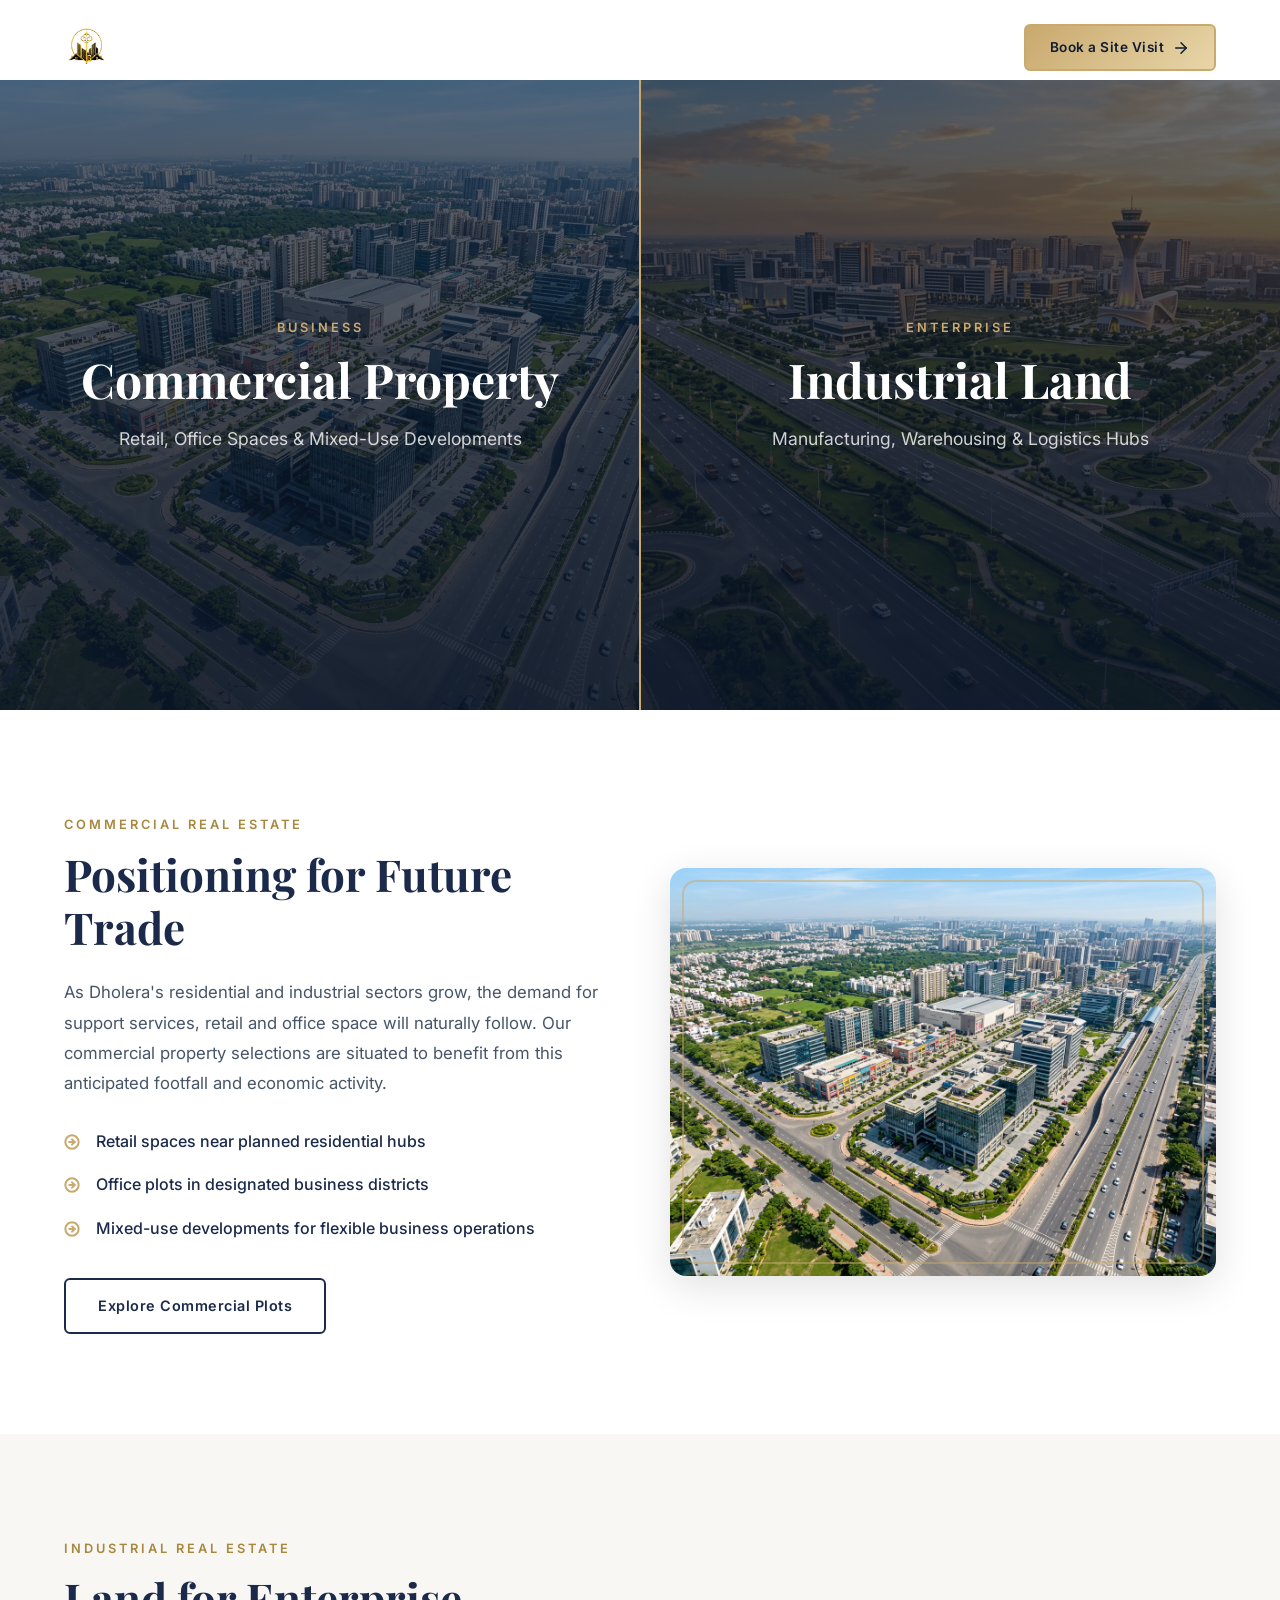
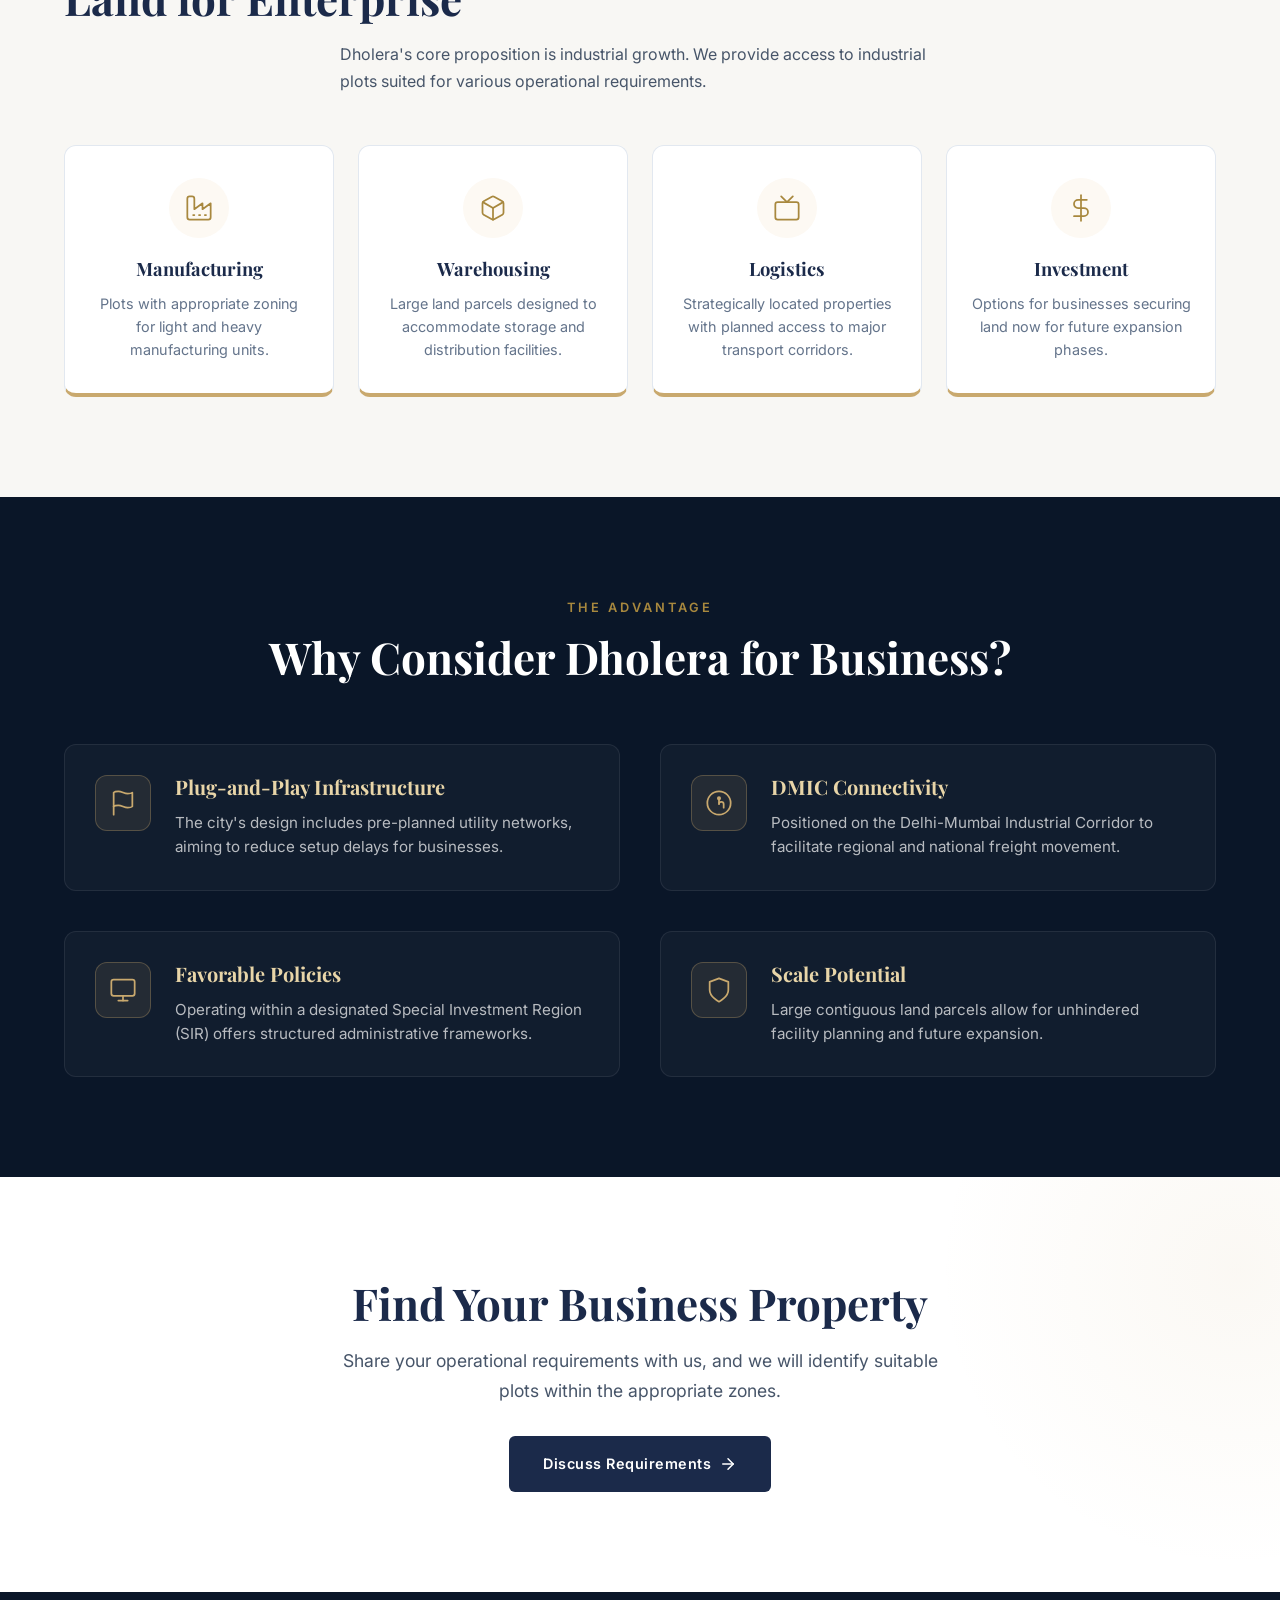
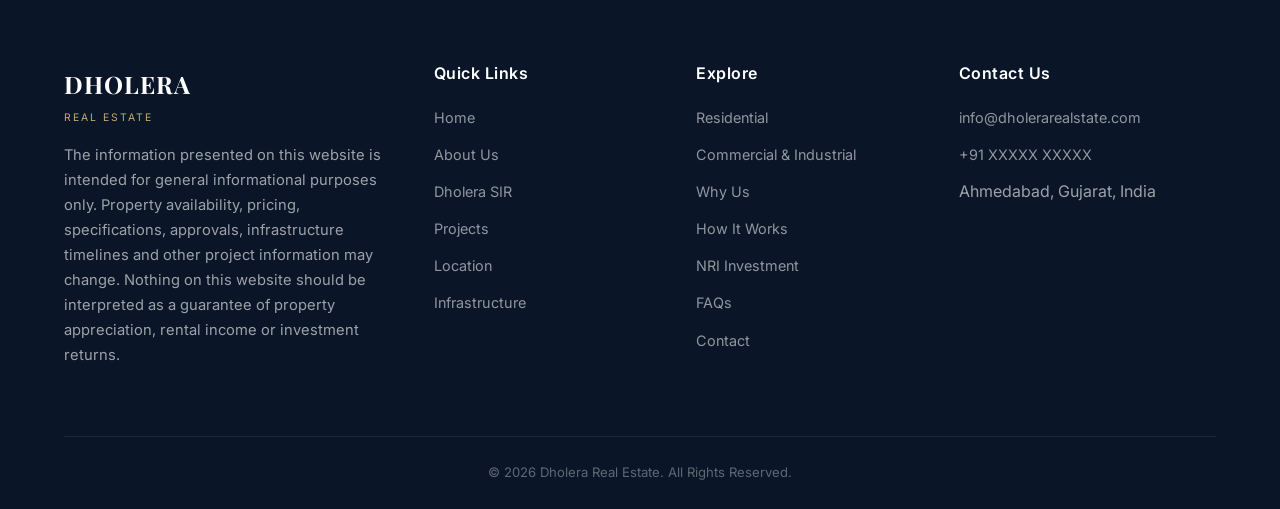
<file: commercial-industrial.html>
<!DOCTYPE html>
<html lang="en">
<head>
  <meta charset="UTF-8">
  <meta name="viewport" content="width=device-width, initial-scale=1.0">
  <title>Commercial & Industrial Property | Dholera SIR</title>
  <meta name="description" content="Explore commercial and industrial property opportunities in Dholera SIR. Ideal for manufacturing, warehousing, logistics, and retail businesses.">

  <!-- Google Fonts -->
  <link rel="preconnect" href="https://fonts.googleapis.com">
  <link rel="preconnect" href="https://fonts.gstatic.com" crossorigin>
  <link href="https://fonts.googleapis.com/css2?family=Inter:wght@300;400;500;600;700&family=Playfair+Display:wght@400;500;600;700&display=swap" rel="stylesheet">

  <!-- Stylesheet -->
  <link rel="stylesheet" href="css/style.css">
  <link rel="stylesheet" href="css/commercial.css">
</head>
<body>

  <!-- ============ NAVIGATION ============ -->
  <nav class="navbar scrolled" id="navbar">
    <div class="container">
      <a href="index.html" class="logo">
        <img src="images/golden%20key%20png.png" alt="Logo" class="logo-icon-img">
        <div>
          <div class="logo-text">DHOLERA</div>
          <div class="logo-subtitle">Real Estate</div>
        </div>
      </a>

      <div class="nav-links" id="navLinks">
        <a href="index.html">Home</a>
        <a href="about.html">About Us</a>
        <a href="why-dholera.html">Dholera SIR</a>
        <a href="projects.html">Projects</a>
        <a href="why-choose-us.html">Why Us</a>
        <a href="faqs.html">FAQs</a>
        <a href="contact.html">Contact</a>
      </div>

      <div class="nav-cta">
        <a href="#" class="btn btn-gold">
          Book a Site Visit
          <svg viewBox="0 0 24 24" fill="none" stroke="currentColor" stroke-width="2" stroke-linecap="round" stroke-linejoin="round"><line x1="5" y1="12" x2="19" y2="12"/><polyline points="12 5 19 12 12 19"/></svg>
        </a>
      </div>

      <div class="hamburger" id="hamburger">
        <span></span><span></span><span></span>
      </div>
    </div>
  </nav>

  <!-- ============ SPLIT HERO ============ -->
  <section class="split-hero">
    <!-- Commercial Half -->
    <a href="#commercial" class="hero-half">
      <div class="hero-half-bg">
        <img src="images/project-urban-edge.jpg" alt="Commercial properties">
      </div>
      <div class="hero-half-overlay"></div>
      <div class="hero-half-content">
        <span class="section-label" style="color:var(--gold);">Business</span>
        <h1>Commercial Property</h1>
        <p>Retail, Office Spaces & Mixed-Use Developments</p>
      </div>
    </a>
    
    <div class="hero-divider"></div>

    <!-- Industrial Half -->
    <a href="#industrial" class="hero-half">
      <div class="hero-half-bg">
        <img src="images/hero-bg.jpg" alt="Industrial properties">
      </div>
      <div class="hero-half-overlay"></div>
      <div class="hero-half-content">
        <span class="section-label" style="color:var(--gold);">Enterprise</span>
        <h1>Industrial Land</h1>
        <p>Manufacturing, Warehousing & Logistics Hubs</p>
      </div>
    </a>
  </section>

  <!-- ============ COMMERCIAL SECTION ============ -->
  <section class="commercial-section" id="commercial">
    <div class="container">
      <div class="commercial-grid">
        <div class="commercial-text reveal-left">
          <span class="section-label">Commercial Real Estate</span>
          <h2>Positioning for Future Trade</h2>
          <p>
            As Dholera's residential and industrial sectors grow, the demand for support services, 
            retail and office space will naturally follow. Our commercial property selections are 
            situated to benefit from this anticipated footfall and economic activity.
          </p>
          <ul class="commercial-list stagger">
            <li class="reveal">Retail spaces near planned residential hubs</li>
            <li class="reveal">Office plots in designated business districts</li>
            <li class="reveal">Mixed-use developments for flexible business operations</li>
          </ul>
          <a href="#" class="btn btn-outline" style="margin-top:20px;">Explore Commercial Plots</a>
        </div>
        <div class="commercial-image reveal-right">
          <img src="images/project-urban-edge.jpg" alt="Modern commercial building design">
        </div>
      </div>
    </div>
  </section>

  <!-- ============ INDUSTRIAL SECTION ============ -->
  <section class="industrial-section" id="industrial">
    <div class="container">
      <div class="text-center">
        <span class="section-label reveal">Industrial Real Estate</span>
        <h2 class="reveal">Land for Enterprise</h2>
        <p class="reveal" style="max-width: 600px; margin: 16px auto 0; color: var(--gray-600);">
          Dholera's core proposition is industrial growth. We provide access to industrial plots 
          suited for various operational requirements.
        </p>
      </div>

      <div class="use-case-grid stagger">
        <div class="use-case-card reveal">
          <div class="use-case-icon">
            <svg viewBox="0 0 24 24" fill="none" stroke="currentColor" stroke-width="1.5" stroke-linecap="round" stroke-linejoin="round"><path d="M2 20a2 2 0 0 0 2 2h16a2 2 0 0 0 2-2V8l-7 5V8l-7 5V4a2 2 0 0 0-2-2H4a2 2 0 0 0-2 2Z"/><path d="M17 18h1"/><path d="M12 18h1"/><path d="M7 18h1"/></svg>
          </div>
          <h3>Manufacturing</h3>
          <p>Plots with appropriate zoning for light and heavy manufacturing units.</p>
        </div>

        <div class="use-case-card reveal">
          <div class="use-case-icon">
            <svg viewBox="0 0 24 24" fill="none" stroke="currentColor" stroke-width="1.5" stroke-linecap="round" stroke-linejoin="round"><path d="M21 16V8a2 2 0 0 0-1-1.73l-7-4a2 2 0 0 0-2 0l-7 4A2 2 0 0 0 3 8v8a2 2 0 0 0 1 1.73l7 4a2 2 0 0 0 2 0l7-4A2 2 0 0 0 21 16z"/><polyline points="3.27 6.96 12 12.01 20.73 6.96"/><line x1="12" y1="22.08" x2="12" y2="12"/></svg>
          </div>
          <h3>Warehousing</h3>
          <p>Large land parcels designed to accommodate storage and distribution facilities.</p>
        </div>

        <div class="use-case-card reveal">
          <div class="use-case-icon">
            <svg viewBox="0 0 24 24" fill="none" stroke="currentColor" stroke-width="1.5" stroke-linecap="round" stroke-linejoin="round"><rect x="2" y="7" width="20" height="15" rx="2" ry="2"/><polyline points="17 2 12 7 7 2"/></svg>
          </div>
          <h3>Logistics</h3>
          <p>Strategically located properties with planned access to major transport corridors.</p>
        </div>

        <div class="use-case-card reveal">
          <div class="use-case-icon">
            <svg viewBox="0 0 24 24" fill="none" stroke="currentColor" stroke-width="1.5" stroke-linecap="round" stroke-linejoin="round"><line x1="12" y1="1" x2="12" y2="23"/><path d="M17 5H9.5a3.5 3.5 0 0 0 0 7h5a3.5 3.5 0 0 1 0 7H6"/></svg>
          </div>
          <h3>Investment</h3>
          <p>Options for businesses securing land now for future expansion phases.</p>
        </div>
      </div>
    </div>
  </section>

  <!-- ============ WHY CONSIDER DHOLERA ============ -->
  <section class="business-reasons">
    <div class="container">
      <span class="section-label reveal" style="display:block; text-align:center;">The Advantage</span>
      <h2 class="reveal">Why Consider Dholera for Business?</h2>

      <div class="reasons-grid stagger">
        <div class="reason-box reveal">
          <div class="reason-icon">
            <svg viewBox="0 0 24 24" fill="none" stroke="currentColor" stroke-width="1.5" stroke-linecap="round" stroke-linejoin="round"><path d="M4 15s1-1 4-1 5 2 8 2 4-1 4-1V3s-1 1-4 1-5-2-8-2-4 1-4 1z"/><line x1="4" y1="22" x2="4" y2="15"/></svg>
          </div>
          <div class="reason-text">
            <h3>Plug-and-Play Infrastructure</h3>
            <p>The city's design includes pre-planned utility networks, aiming to reduce setup delays for businesses.</p>
          </div>
        </div>

        <div class="reason-box reveal">
          <div class="reason-icon">
            <svg viewBox="0 0 24 24" fill="none" stroke="currentColor" stroke-width="1.5" stroke-linecap="round" stroke-linejoin="round"><circle cx="12" cy="12" r="10"/><path d="M16 16v-3a2 2 0 0 0-4 0"/><path d="M12 12V8"/><circle cx="12" cy="8" r="1"/></svg>
          </div>
          <div class="reason-text">
            <h3>DMIC Connectivity</h3>
            <p>Positioned on the Delhi-Mumbai Industrial Corridor to facilitate regional and national freight movement.</p>
          </div>
        </div>

        <div class="reason-box reveal">
          <div class="reason-icon">
            <svg viewBox="0 0 24 24" fill="none" stroke="currentColor" stroke-width="1.5" stroke-linecap="round" stroke-linejoin="round"><rect x="2" y="3" width="20" height="14" rx="2" ry="2"/><line x1="8" y1="21" x2="16" y2="21"/><line x1="12" y1="17" x2="12" y2="21"/></svg>
          </div>
          <div class="reason-text">
            <h3>Favorable Policies</h3>
            <p>Operating within a designated Special Investment Region (SIR) offers structured administrative frameworks.</p>
          </div>
        </div>

        <div class="reason-box reveal">
          <div class="reason-icon">
            <svg viewBox="0 0 24 24" fill="none" stroke="currentColor" stroke-width="1.5" stroke-linecap="round" stroke-linejoin="round"><path d="M12 22s8-4 8-10V5l-8-3-8 3v7c0 6 8 10 8 10z"/></svg>
          </div>
          <div class="reason-text">
            <h3>Scale Potential</h3>
            <p>Large contiguous land parcels allow for unhindered facility planning and future expansion.</p>
          </div>
        </div>
      </div>
    </div>
  </section>

  <!-- ============ FINAL CTA ============ -->
  <section class="cta-section" style="background:var(--white); padding:100px 0;">
    <div class="container text-center">
      <h2 class="reveal" style="color:var(--navy);">Find Your Business Property</h2>
      <p class="reveal" style="color:var(--gray-600); max-width:600px; margin:0 auto 30px;">
        Share your operational requirements with us, and we will identify suitable plots within the appropriate zones.
      </p>
      <div class="cta-buttons reveal">
        <a href="#" class="btn btn-navy" style="background:var(--navy); color:var(--white);">
          Discuss Requirements
          <svg viewBox="0 0 24 24" fill="none" stroke="currentColor" stroke-width="2" stroke-linecap="round" stroke-linejoin="round"><line x1="5" y1="12" x2="19" y2="12"/><polyline points="12 5 19 12 12 19"/></svg>
        </a>
      </div>
    </div>
  </section>

  <!-- ============ FOOTER ============ -->
    <footer class="footer">
    <div class="container">
      <div class="footer-grid">
        <div class="footer-brand">
          <div class="logo-text">DHOLERA</div>
          <span class="logo-subtitle">Real Estate</span>
          <p>The information presented on this website is intended for general informational purposes only. Property availability, pricing, specifications, approvals, infrastructure timelines and other project information may change. Nothing on this website should be interpreted as a guarantee of property appreciation, rental income or investment returns.</p>
        </div>
        <div class="footer-col">
          <h4>Quick Links</h4>
          <ul>
            <li><a href="index.html">Home</a></li>
            <li><a href="about.html">About Us</a></li>
            <li><a href="why-dholera.html">Dholera SIR</a></li>
            <li><a href="projects.html">Projects</a></li>
            <li><a href="location.html">Location</a></li>
            <li><a href="infrastructure.html">Infrastructure</a></li>
          </ul>
        </div>
        <div class="footer-col">
          <h4>Explore</h4>
          <ul>
            <li><a href="residential.html">Residential</a></li>
            <li><a href="commercial-industrial.html">Commercial & Industrial</a></li>
            <li><a href="why-choose-us.html">Why Us</a></li>
            <li><a href="how-it-works.html">How It Works</a></li>
            <li><a href="nri.html">NRI Investment</a></li>
            <li><a href="faqs.html">FAQs</a></li>
            <li><a href="contact.html">Contact</a></li>
          </ul>
        </div>
        <div class="footer-col">
          <h4>Contact Us</h4>
          <ul>
            <li><a href="mailto:info@dholerarealstate.com">info@dholerarealstate.com</a></li>
            <li><a href="tel:+91XXXXXXXXXX">+91 XXXXX XXXXX</a></li>
            <li>Ahmedabad, Gujarat, India</li>
          </ul>
        </div>
      </div>
      <div class="footer-bottom">
        <p>© 2026 Dholera Real Estate. All Rights Reserved.</p>
      </div>
    </div>
  </footer>

  <script src="js/main.js"></script>
</body>
</html>
</file>
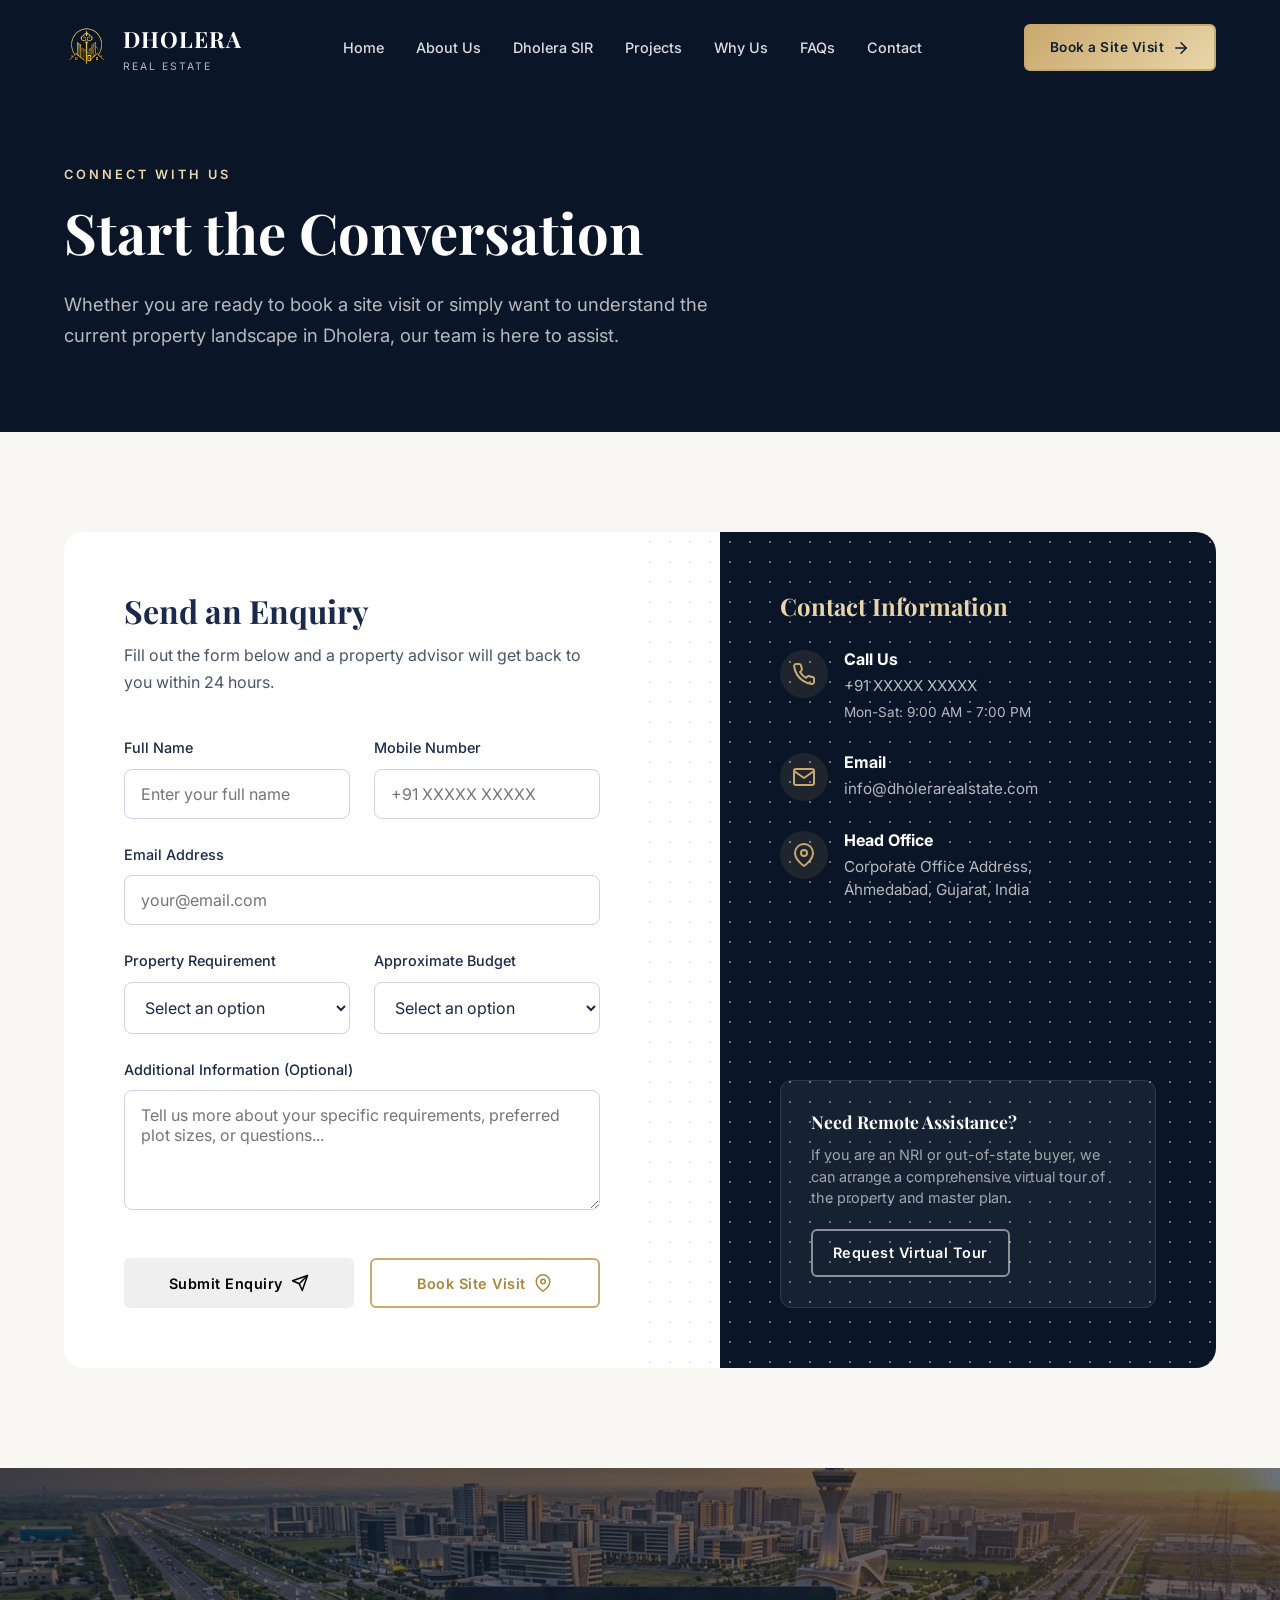
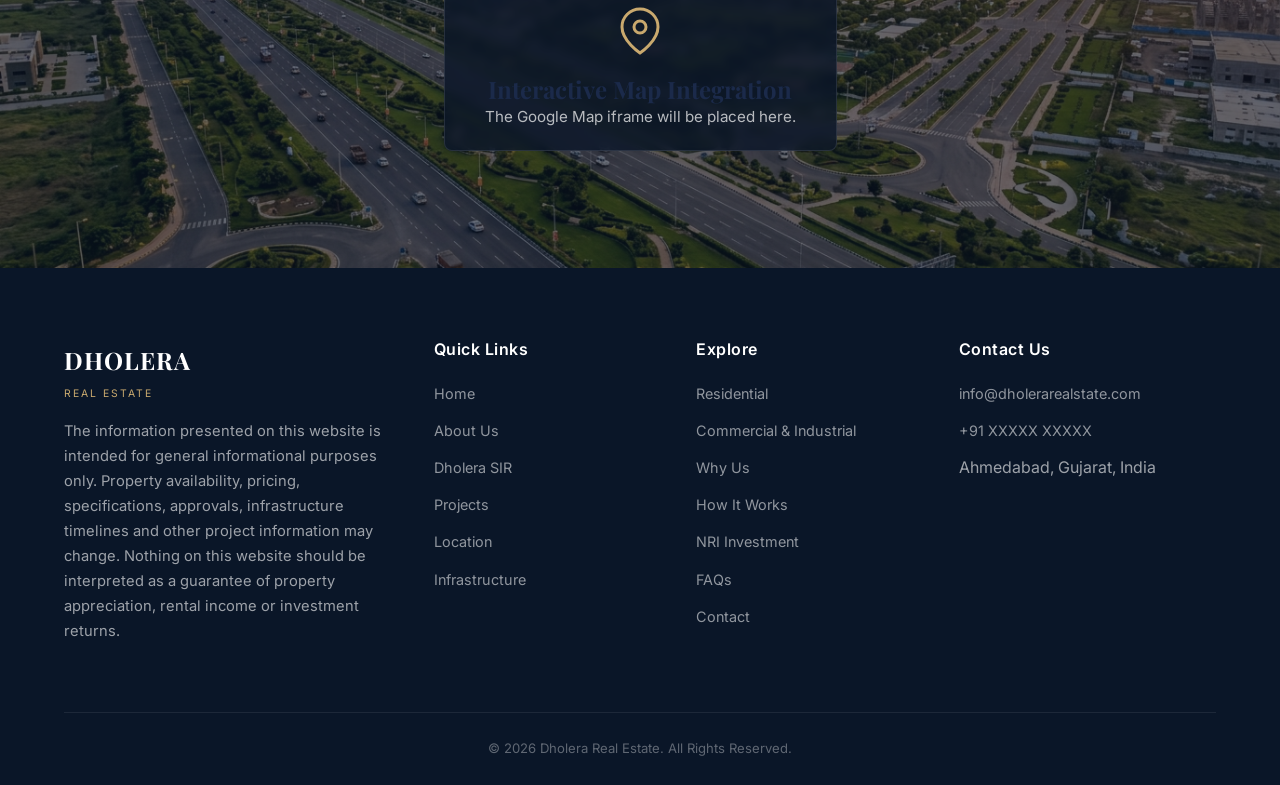
<file: contact.html>
<!DOCTYPE html>
<html lang="en">
<head>
  <meta charset="UTF-8">
  <meta name="viewport" content="width=device-width, initial-scale=1.0">
  <title>Contact & Book Site Visit | Dholera Real Estate</title>
  <meta name="description" content="Get in touch with our property experts. Book a site visit in Dholera SIR or request a virtual tour for remote investment assistance.">

  <!-- Google Fonts -->
  <link rel="preconnect" href="https://fonts.googleapis.com">
  <link rel="preconnect" href="https://fonts.gstatic.com" crossorigin>
  <link href="https://fonts.googleapis.com/css2?family=Inter:wght@300;400;500;600;700&family=Playfair+Display:wght@400;500;600;700&display=swap" rel="stylesheet">

  <!-- Stylesheet -->
  <link rel="stylesheet" href="css/style.css">
  <link rel="stylesheet" href="css/contact.css">
</head>
<body>

  <!-- ============ NAVIGATION ============ -->
  <nav class="navbar scrolled" id="navbar">
    <div class="container">
      <a href="index.html" class="logo">
        <img src="images/golden%20key%20png.png" alt="Logo" class="logo-icon-img">
        <div>
          <div class="logo-text">DHOLERA</div>
          <div class="logo-subtitle">Real Estate</div>
        </div>
      </a>

      <div class="nav-links" id="navLinks">
        <a href="index.html">Home</a>
        <a href="about.html">About Us</a>
        <a href="why-dholera.html">Dholera SIR</a>
        <a href="projects.html">Projects</a>
        <a href="why-choose-us.html">Why Us</a>
        <a href="faqs.html">FAQs</a>
        <a href="contact.html">Contact</a>
      </div>

      <div class="nav-cta">
        <a href="#book" class="btn btn-gold">
          Book a Site Visit
          <svg viewBox="0 0 24 24" fill="none" stroke="currentColor" stroke-width="2" stroke-linecap="round" stroke-linejoin="round"><line x1="5" y1="12" x2="19" y2="12"/><polyline points="12 5 19 12 12 19"/></svg>
        </a>
      </div>

      <div class="hamburger" id="hamburger">
        <span></span><span></span><span></span>
      </div>
    </div>
  </nav>

  <!-- ============ PAGE HEADER ============ -->
  <section class="page-header-simple">
    <div class="container">
      <span class="section-label" style="color:var(--gold-light);">Connect With Us</span>
      <h1 class="reveal">Start the Conversation</h1>
      <p class="reveal">
        Whether you are ready to book a site visit or simply want to understand the current property landscape in Dholera, our team is here to assist.
      </p>
    </div>
  </section>

  <!-- ============ CONTACT SPLIT SECTION ============ -->
  <section class="contact-section" id="book">
    <div class="container">
      <div class="contact-grid reveal">
        <div class="contact-bg-pattern"></div>
        
        <!-- Left: Form -->
        <div class="contact-form-side">
          <h2>Send an Enquiry</h2>
          <p>Fill out the form below and a property advisor will get back to you within 24 hours.</p>

          <form class="contact-form">
            <div class="form-group">
              <label for="fullName">Full Name</label>
              <input type="text" id="fullName" class="form-control" placeholder="Enter your full name" required>
            </div>
            
            <div class="form-group">
              <label for="mobile">Mobile Number</label>
              <input type="tel" id="mobile" class="form-control" placeholder="+91 XXXXX XXXXX" required>
            </div>
            
            <div class="form-group full-width">
              <label for="email">Email Address</label>
              <input type="email" id="email" class="form-control" placeholder="your@email.com" required>
            </div>

            <div class="form-group">
              <label for="requirement">Property Requirement</label>
              <select id="requirement" class="form-control">
                <option value="" disabled selected>Select an option</option>
                <option value="residential">Residential Plot</option>
                <option value="commercial">Commercial Plot</option>
                <option value="industrial">Industrial Land</option>
                <option value="undecided">Not sure yet</option>
              </select>
            </div>

            <div class="form-group">
              <label for="budget">Approximate Budget</label>
              <select id="budget" class="form-control">
                <option value="" disabled selected>Select an option</option>
                <option value="under50">Under ₹50 Lakhs</option>
                <option value="50to1cr">₹50 Lakhs - ₹1 Crore</option>
                <option value="1crplus">Above ₹1 Crore</option>
              </select>
            </div>

            <div class="form-group full-width">
              <label for="message">Additional Information (Optional)</label>
              <textarea id="message" class="form-control" placeholder="Tell us more about your specific requirements, preferred plot sizes, or questions..."></textarea>
            </div>

            <div class="form-actions">
              <button type="submit" class="btn btn-navy">
                Submit Enquiry
                <svg viewBox="0 0 24 24" fill="none" stroke="currentColor" stroke-width="2" stroke-linecap="round" stroke-linejoin="round"><line x1="22" y1="2" x2="11" y2="13"/><polygon points="22 2 15 22 11 13 2 9 22 2"/></svg>
              </button>
              <button type="button" class="btn btn-outline" style="border-color:var(--gold); color:var(--gold-dark);">
                Book Site Visit
                <svg viewBox="0 0 24 24" fill="none" stroke="currentColor" stroke-width="2" stroke-linecap="round" stroke-linejoin="round"><path d="M21 10c0 7-9 13-9 13s-9-6-9-13a9 9 0 0 1 18 0z"/><circle cx="12" cy="10" r="3"/></svg>
              </button>
            </div>
          </form>
        </div>

        <!-- Right: Info -->
        <div class="contact-info-side">
          <h3>Contact Information</h3>
          
          <ul class="info-list">
            <li class="info-item">
              <div class="info-icon">
                <svg viewBox="0 0 24 24" fill="none" stroke-width="2" stroke-linecap="round" stroke-linejoin="round"><path d="M22 16.92v3a2 2 0 01-2.18 2 19.79 19.79 0 01-8.63-3.07 19.5 19.5 0 01-6-6 19.79 19.79 0 01-3.07-8.67A2 2 0 014.11 2h3a2 2 0 012 1.72c.127.96.361 1.903.7 2.81a2 2 0 01-.45 2.11L8.09 9.91a16 16 0 006 6l1.27-1.27a2 2 0 012.11-.45c.907.339 1.85.573 2.81.7A2 2 0 0122 16.92z"/></svg>
              </div>
              <div class="info-text">
                <h4>Call Us</h4>
                <p><a href="tel:+91XXXXXXXXXX">+91 XXXXX XXXXX</a></p>
                <p style="font-size: 0.85rem; margin-top: 4px;">Mon-Sat: 9:00 AM - 7:00 PM</p>
              </div>
            </li>
            
            <li class="info-item">
              <div class="info-icon">
                <svg viewBox="0 0 24 24" fill="none" stroke-width="2" stroke-linecap="round" stroke-linejoin="round"><path d="M4 4h16c1.1 0 2 .9 2 2v12c0 1.1-.9 2-2 2H4c-1.1 0-2-.9-2-2V6c0-1.1.9-2 2-2z"/><polyline points="22,6 12,13 2,6"/></svg>
              </div>
              <div class="info-text">
                <h4>Email</h4>
                <p><a href="mailto:info@dholerarealstate.com">info@dholerarealstate.com</a></p>
              </div>
            </li>

            <li class="info-item">
              <div class="info-icon">
                <svg viewBox="0 0 24 24" fill="none" stroke-width="2" stroke-linecap="round" stroke-linejoin="round"><path d="M21 10c0 7-9 13-9 13s-9-6-9-13a9 9 0 0118 0z"/><circle cx="12" cy="10" r="3"/></svg>
              </div>
              <div class="info-text">
                <h4>Head Office</h4>
                <p>Corporate Office Address,<br>Ahmedabad, Gujarat, India</p>
              </div>
            </li>
          </ul>

          <div class="remote-assistance">
            <h4>Need Remote Assistance?</h4>
            <p>If you are an NRI or out-of-state buyer, we can arrange a comprehensive virtual tour of the property and master plan.</p>
            <a href="nri.html" class="btn btn-outline-white" style="padding: 10px 20px; font-size: 0.9rem;">Request Virtual Tour</a>
          </div>
        </div>
      </div>
    </div>
  </section>

  <!-- ============ MAP EMBED ============ -->
  <section class="map-embed">
    <!-- Placeholder for Google Maps Embed -->
    <div class="map-embed-content reveal">
      <svg viewBox="0 0 24 24" fill="none" stroke="currentColor" stroke-width="1.5" style="width: 48px; height: 48px; margin-bottom: 12px; stroke: var(--gold);"><path d="M21 10c0 7-9 13-9 13s-9-6-9-13a9 9 0 0 1 18 0z"/><circle cx="12" cy="10" r="3"/></svg>
      <h3>Interactive Map Integration</h3>
      <p style="font-size: 0.95rem; color: rgba(255,255,255,0.7);">The Google Map iframe will be placed here.</p>
    </div>
  </section>

  <!-- ============ FOOTER ============ -->
    <footer class="footer">
    <div class="container">
      <div class="footer-grid">
        <div class="footer-brand">
          <div class="logo-text">DHOLERA</div>
          <span class="logo-subtitle">Real Estate</span>
          <p>The information presented on this website is intended for general informational purposes only. Property availability, pricing, specifications, approvals, infrastructure timelines and other project information may change. Nothing on this website should be interpreted as a guarantee of property appreciation, rental income or investment returns.</p>
        </div>
        <div class="footer-col">
          <h4>Quick Links</h4>
          <ul>
            <li><a href="index.html">Home</a></li>
            <li><a href="about.html">About Us</a></li>
            <li><a href="why-dholera.html">Dholera SIR</a></li>
            <li><a href="projects.html">Projects</a></li>
            <li><a href="location.html">Location</a></li>
            <li><a href="infrastructure.html">Infrastructure</a></li>
          </ul>
        </div>
        <div class="footer-col">
          <h4>Explore</h4>
          <ul>
            <li><a href="residential.html">Residential</a></li>
            <li><a href="commercial-industrial.html">Commercial & Industrial</a></li>
            <li><a href="why-choose-us.html">Why Us</a></li>
            <li><a href="how-it-works.html">How It Works</a></li>
            <li><a href="nri.html">NRI Investment</a></li>
            <li><a href="faqs.html">FAQs</a></li>
            <li><a href="contact.html">Contact</a></li>
          </ul>
        </div>
        <div class="footer-col">
          <h4>Contact Us</h4>
          <ul>
            <li><a href="mailto:info@dholerarealstate.com">info@dholerarealstate.com</a></li>
            <li><a href="tel:+91XXXXXXXXXX">+91 XXXXX XXXXX</a></li>
            <li>Ahmedabad, Gujarat, India</li>
          </ul>
        </div>
      </div>
      <div class="footer-bottom">
        <p>© 2026 Dholera Real Estate. All Rights Reserved.</p>
      </div>
    </div>
  </footer>

  <script src="js/main.js"></script>
</body>
</html>
</file>
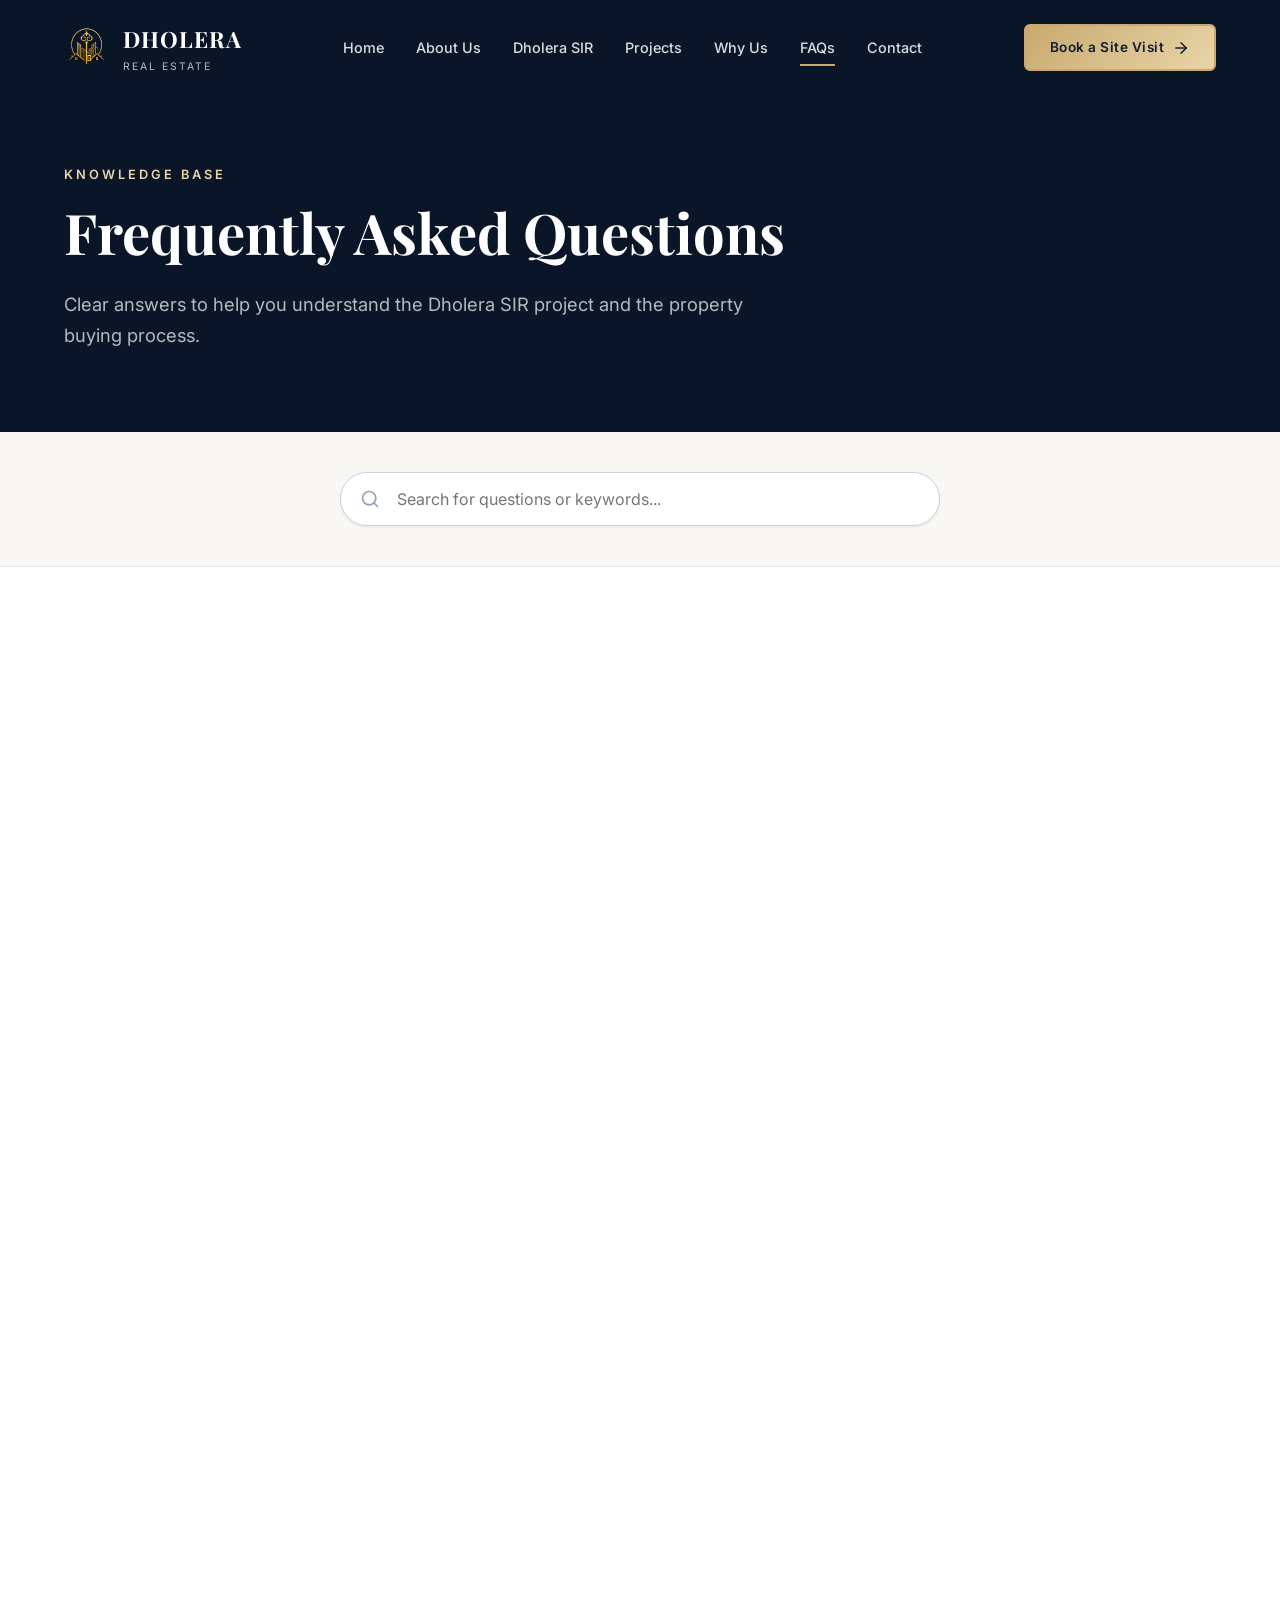
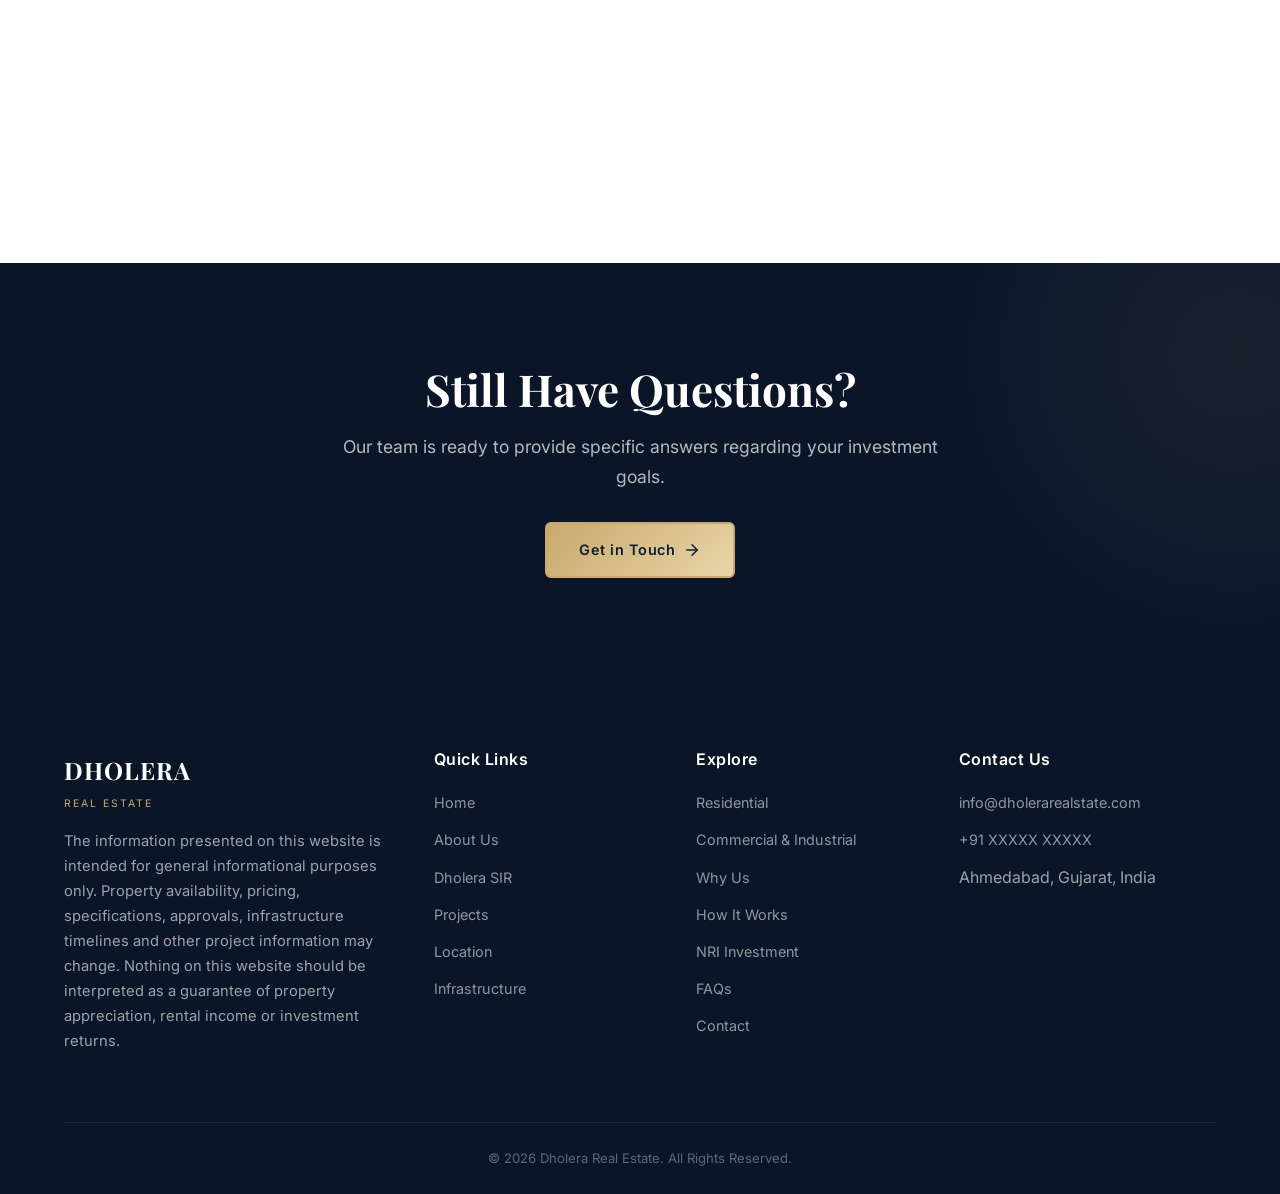
<file: faqs.html>
<!DOCTYPE html>
<html lang="en">
<head>
  <meta charset="UTF-8">
  <meta name="viewport" content="width=device-width, initial-scale=1.0">
  <title>Frequently Asked Questions | Dholera Real Estate</title>
  <meta name="description" content="Answers to common questions about investing in Dholera SIR, property documentation, infrastructure timelines, and NRI purchase procedures.">

  <!-- Google Fonts -->
  <link rel="preconnect" href="https://fonts.googleapis.com">
  <link rel="preconnect" href="https://fonts.gstatic.com" crossorigin>
  <link href="https://fonts.googleapis.com/css2?family=Inter:wght@300;400;500;600;700&family=Playfair+Display:wght@400;500;600;700&display=swap" rel="stylesheet">

  <!-- Stylesheet -->
  <link rel="stylesheet" href="css/style.css">
  <link rel="stylesheet" href="css/faqs.css">
</head>
<body>

  <!-- ============ NAVIGATION ============ -->
  <nav class="navbar scrolled" id="navbar">
    <div class="container">
      <a href="index.html" class="logo">
        <img src="images/golden%20key%20png.png" alt="Logo" class="logo-icon-img">
        <div>
          <div class="logo-text">DHOLERA</div>
          <div class="logo-subtitle">Real Estate</div>
        </div>
      </a>

      <div class="nav-links" id="navLinks">
        <a href="index.html">Home</a>
        <a href="about.html">About Us</a>
        <a href="why-dholera.html">Dholera SIR</a>
        <a href="projects.html">Projects</a>
        <a href="why-choose-us.html">Why Us</a>
        <a href="faqs.html">FAQs</a>
        <a href="contact.html">Contact</a>
      </div>

      <div class="nav-cta">
        <a href="#" class="btn btn-gold">
          Book a Site Visit
          <svg viewBox="0 0 24 24" fill="none" stroke="currentColor" stroke-width="2" stroke-linecap="round" stroke-linejoin="round"><line x1="5" y1="12" x2="19" y2="12"/><polyline points="12 5 19 12 12 19"/></svg>
        </a>
      </div>

      <div class="hamburger" id="hamburger">
        <span></span><span></span><span></span>
      </div>
    </div>
  </nav>

  <!-- ============ PAGE HEADER ============ -->
  <section class="page-header-simple">
    <div class="container">
      <span class="section-label" style="color:var(--gold-light);">Knowledge Base</span>
      <h1 class="reveal">Frequently Asked Questions</h1>
      <p class="reveal">
        Clear answers to help you understand the Dholera SIR project and the property buying process.
      </p>
    </div>
  </section>

  <!-- ============ SEARCH SECTION ============ -->
  <section class="faq-search-section">
    <div class="container">
      <div class="search-container reveal">
        <svg class="search-icon" viewBox="0 0 24 24" fill="none" stroke-width="2" stroke-linecap="round" stroke-linejoin="round"><circle cx="11" cy="11" r="8"/><line x1="21" y1="21" x2="16.65" y2="16.65"/></svg>
        <input type="text" id="faqSearch" class="search-input" placeholder="Search for questions or keywords...">
      </div>
    </div>
  </section>

  <!-- ============ FAQ CONTENT ============ -->
  <section class="faq-content">
    <div class="container">
      
      <div class="faq-layout">
        
        <!-- Sidebar Navigation -->
        <aside class="faq-sidebar reveal-left">
          <ul class="faq-nav">
            <li><a href="#general" class="active">General Overview</a></li>
            <li><a href="#legal">Legal & Documentation</a></li>
            <li><a href="#investment">Investment & ROI</a></li>
            <li><a href="#nri">NRI Specific</a></li>
          </ul>
        </aside>

        <!-- FAQ Categories and Accordions -->
        <div class="faq-accordion reveal-right" id="faqContainer">
          
          <!-- Category 1: General -->
          <div class="faq-category" id="general">
            <h2>General Overview</h2>
            
            <div class="accordion-item faq-item">
              <button class="accordion-header">
                What exactly is Dholera SIR?
                <span class="accordion-icon"><svg viewBox="0 0 24 24" fill="none" stroke-width="2" stroke-linecap="round" stroke-linejoin="round"><polyline points="6 9 12 15 18 9"/></svg></span>
              </button>
              <div class="accordion-content">
                <div class="accordion-content-inner">
                  Dholera Special Investment Region (SIR) is a major greenfield smart city project located in Gujarat, India. It is a key node on the Delhi-Mumbai Industrial Corridor (DMIC) and is being planned to house non-polluting industries, residential zones, and world-class infrastructure.
                </div>
              </div>
            </div>

            <div class="accordion-item faq-item">
              <button class="accordion-header">
                When will the city be fully developed?
                <span class="accordion-icon"><svg viewBox="0 0 24 24" fill="none" stroke-width="2" stroke-linecap="round" stroke-linejoin="round"><polyline points="6 9 12 15 18 9"/></svg></span>
              </button>
              <div class="accordion-content">
                <div class="accordion-content-inner">
                  Dholera is being developed in phases. The Activation Area (Phase 1) is currently undergoing rapid infrastructure development. The entire master plan is a long-term vision expected to span over the next two to three decades.
                </div>
              </div>
            </div>

            <div class="accordion-item faq-item">
              <button class="accordion-header">
                What is the difference between TP and Activation Area?
                <span class="accordion-icon"><svg viewBox="0 0 24 24" fill="none" stroke-width="2" stroke-linecap="round" stroke-linejoin="round"><polyline points="6 9 12 15 18 9"/></svg></span>
              </button>
              <div class="accordion-content">
                <div class="accordion-content-inner">
                  The Activation Area (approx. 22.5 sq km) is the immediate focus where foundational infrastructure is being built first to kickstart industrial activity. TP (Town Planning) schemes refer to the broader zoning layouts (TP 1, TP 2, etc.) that dictate land use (residential, commercial, green spaces) across the entire 920 sq km SIR region.
                </div>
              </div>
            </div>

          </div>

          <!-- Category 2: Legal & Documentation -->
          <div class="faq-category" id="legal">
            <h2>Legal & Documentation</h2>
            
            <div class="accordion-item faq-item">
              <button class="accordion-header">
                What documents should I verify before buying a plot?
                <span class="accordion-icon"><svg viewBox="0 0 24 24" fill="none" stroke-width="2" stroke-linecap="round" stroke-linejoin="round"><polyline points="6 9 12 15 18 9"/></svg></span>
              </button>
              <div class="accordion-content">
                <div class="accordion-content-inner">
                  You should verify the 7/12 extract (ownership record), Title Clearance Certificate, NA (Non-Agricultural) order, Plan Pass from the relevant authority (like Dholera SIRDA), and RERA registration if the project falls under its purview.
                </div>
              </div>
            </div>

            <div class="accordion-item faq-item">
              <button class="accordion-header">
                What does 'NA Plot' mean?
                <span class="accordion-icon"><svg viewBox="0 0 24 24" fill="none" stroke-width="2" stroke-linecap="round" stroke-linejoin="round"><polyline points="6 9 12 15 18 9"/></svg></span>
              </button>
              <div class="accordion-content">
                <div class="accordion-content-inner">
                  NA stands for Non-Agricultural. For any land in India to be used for residential, commercial, or industrial construction, it must first be officially converted from agricultural use to non-agricultural use by the government.
                </div>
              </div>
            </div>

            <div class="accordion-item faq-item">
              <button class="accordion-header">
                Do I need to pay maintenance charges for an empty plot?
                <span class="accordion-icon"><svg viewBox="0 0 24 24" fill="none" stroke-width="2" stroke-linecap="round" stroke-linejoin="round"><polyline points="6 9 12 15 18 9"/></svg></span>
              </button>
              <div class="accordion-content">
                <div class="accordion-content-inner">
                  This depends on the specific project and developer. Most organized plotted developments charge a nominal maintenance fee to upkeep the internal roads, security, and common amenities within the project boundaries.
                </div>
              </div>
            </div>

          </div>

          <!-- Category 3: Investment -->
          <div class="faq-category" id="investment">
            <h2>Investment & ROI</h2>
            
            <div class="accordion-item faq-item">
              <button class="accordion-header">
                What is the expected timeframe for returns?
                <span class="accordion-icon"><svg viewBox="0 0 24 24" fill="none" stroke-width="2" stroke-linecap="round" stroke-linejoin="round"><polyline points="6 9 12 15 18 9"/></svg></span>
              </button>
              <div class="accordion-content">
                <div class="accordion-content-inner">
                  Real estate in a greenfield project like Dholera should be viewed as a long-term investment. We generally advise clients to have a holding horizon of 5 to 10 years to see substantial appreciation as the infrastructure matures and industries commence operations.
                </div>
              </div>
            </div>

            <div class="accordion-item faq-item">
              <button class="accordion-header">
                Can I get a bank loan to purchase a plot?
                <span class="accordion-icon"><svg viewBox="0 0 24 24" fill="none" stroke-width="2" stroke-linecap="round" stroke-linejoin="round"><polyline points="6 9 12 15 18 9"/></svg></span>
              </button>
              <div class="accordion-content">
                <div class="accordion-content-inner">
                  Yes, for plots that have clear NA status and Plan Passes, many nationalized and private banks offer plot loans. Our team can assist you with the loan application process through our banking partners.
                </div>
              </div>
            </div>

          </div>

          <!-- Category 4: NRI -->
          <div class="faq-category" id="nri">
            <h2>NRI Specific</h2>
            
            <div class="accordion-item faq-item">
              <button class="accordion-header">
                Can an NRI buy property in Dholera?
                <span class="accordion-icon"><svg viewBox="0 0 24 24" fill="none" stroke-width="2" stroke-linecap="round" stroke-linejoin="round"><polyline points="6 9 12 15 18 9"/></svg></span>
              </button>
              <div class="accordion-content">
                <div class="accordion-content-inner">
                  Yes, under FEMA regulations, NRIs and PIOs (Persons of Indian Origin) can purchase residential and commercial properties in India without requiring special permission from the RBI. However, they cannot purchase agricultural land.
                </div>
              </div>
            </div>

            <div class="accordion-item faq-item">
              <button class="accordion-header">
                Do I need to be present in India for the registration?
                <span class="accordion-icon"><svg viewBox="0 0 24 24" fill="none" stroke-width="2" stroke-linecap="round" stroke-linejoin="round"><polyline points="6 9 12 15 18 9"/></svg></span>
              </button>
              <div class="accordion-content">
                <div class="accordion-content-inner">
                  No, you do not need to be physically present. You can execute a Special Power of Attorney (POA) in favor of a trusted relative or representative in India who can complete the registration process on your behalf.
                </div>
              </div>
            </div>

          </div>

          <!-- No Results Message -->
          <div class="no-results" id="noResultsMsg">
            <svg viewBox="0 0 24 24" fill="none" stroke="currentColor" stroke-width="1.5" style="width: 48px; height: 48px; stroke: var(--gray-400); margin-bottom: 16px;"><circle cx="11" cy="11" r="8"/><line x1="21" y1="21" x2="16.65" y2="16.65"/></svg>
            <h3>No matching questions found</h3>
            <p>Try adjusting your search terms or <a href="#" style="color:var(--gold);">contact us</a> directly for an answer.</p>
          </div>

        </div>
      </div>
    </div>
  </section>

  <!-- ============ FINAL CTA ============ -->
  <section class="cta-section" style="background:var(--navy-deep); padding:100px 0;">
    <div class="container text-center">
      <h2 class="reveal" style="color:var(--white);">Still Have Questions?</h2>
      <p class="reveal" style="color:rgba(255,255,255,0.7); max-width:600px; margin:0 auto 30px;">
        Our team is ready to provide specific answers regarding your investment goals.
      </p>
      <div class="cta-buttons reveal">
        <a href="#" class="btn btn-gold">
          Get in Touch
          <svg viewBox="0 0 24 24" fill="none" stroke="currentColor" stroke-width="2" stroke-linecap="round" stroke-linejoin="round"><line x1="5" y1="12" x2="19" y2="12"/><polyline points="12 5 19 12 12 19"/></svg>
        </a>
      </div>
    </div>
  </section>

  <!-- ============ FOOTER ============ -->
    <footer class="footer">
    <div class="container">
      <div class="footer-grid">
        <div class="footer-brand">
          <div class="logo-text">DHOLERA</div>
          <span class="logo-subtitle">Real Estate</span>
          <p>The information presented on this website is intended for general informational purposes only. Property availability, pricing, specifications, approvals, infrastructure timelines and other project information may change. Nothing on this website should be interpreted as a guarantee of property appreciation, rental income or investment returns.</p>
        </div>
        <div class="footer-col">
          <h4>Quick Links</h4>
          <ul>
            <li><a href="index.html">Home</a></li>
            <li><a href="about.html">About Us</a></li>
            <li><a href="why-dholera.html">Dholera SIR</a></li>
            <li><a href="projects.html">Projects</a></li>
            <li><a href="location.html">Location</a></li>
            <li><a href="infrastructure.html">Infrastructure</a></li>
          </ul>
        </div>
        <div class="footer-col">
          <h4>Explore</h4>
          <ul>
            <li><a href="residential.html">Residential</a></li>
            <li><a href="commercial-industrial.html">Commercial & Industrial</a></li>
            <li><a href="why-choose-us.html">Why Us</a></li>
            <li><a href="how-it-works.html">How It Works</a></li>
            <li><a href="nri.html">NRI Investment</a></li>
            <li><a href="faqs.html">FAQs</a></li>
            <li><a href="contact.html">Contact</a></li>
          </ul>
        </div>
        <div class="footer-col">
          <h4>Contact Us</h4>
          <ul>
            <li><a href="mailto:info@dholerarealstate.com">info@dholerarealstate.com</a></li>
            <li><a href="tel:+91XXXXXXXXXX">+91 XXXXX XXXXX</a></li>
            <li>Ahmedabad, Gujarat, India</li>
          </ul>
        </div>
      </div>
      <div class="footer-bottom">
        <p>© 2026 Dholera Real Estate. All Rights Reserved.</p>
      </div>
    </div>
  </footer>

  <script src="js/main.js"></script>
  
  <!-- Search Script specifically for FAQs page -->
  <script>
    document.addEventListener('DOMContentLoaded', () => {
      const searchInput = document.getElementById('faqSearch');
      const faqItems = document.querySelectorAll('.faq-item');
      const faqCategories = document.querySelectorAll('.faq-category');
      const noResultsMsg = document.getElementById('noResultsMsg');

      if(searchInput) {
        searchInput.addEventListener('input', function(e) {
          const searchTerm = e.target.value.toLowerCase();
          let totalVisible = 0;

          faqItems.forEach(item => {
            const text = item.textContent.toLowerCase();
            if(text.includes(searchTerm)) {
              item.style.display = 'block';
              totalVisible++;
            } else {
              item.style.display = 'none';
            }
          });

          // Hide categories if they have no visible items
          faqCategories.forEach(category => {
            const visibleItems = category.querySelectorAll('.faq-item[style="display: block;"], .faq-item:not([style*="display: none"])');
            if(visibleItems.length === 0) {
              category.style.display = 'none';
            } else {
              category.style.display = 'block';
            }
          });

          // Show/Hide no results message
          if(totalVisible === 0) {
            noResultsMsg.style.display = 'block';
          } else {
            noResultsMsg.style.display = 'none';
          }
        });
      }

      // Smooth scroll for sidebar nav
      const navLinks = document.querySelectorAll('.faq-nav a');
      navLinks.forEach(link => {
        link.addEventListener('click', function(e) {
          e.preventDefault();
          navLinks.forEach(l => l.classList.remove('active'));
          this.classList.add('active');
          
          const targetId = this.getAttribute('href').substring(1);
          const targetElement = document.getElementById(targetId);
          
          if(targetElement) {
            // Offset for fixed header
            window.scrollTo({
              top: targetElement.offsetTop - 120, 
              behavior: 'smooth'
            });
          }
        });
      });
    });
  </script>
</body>
</html>
</file>
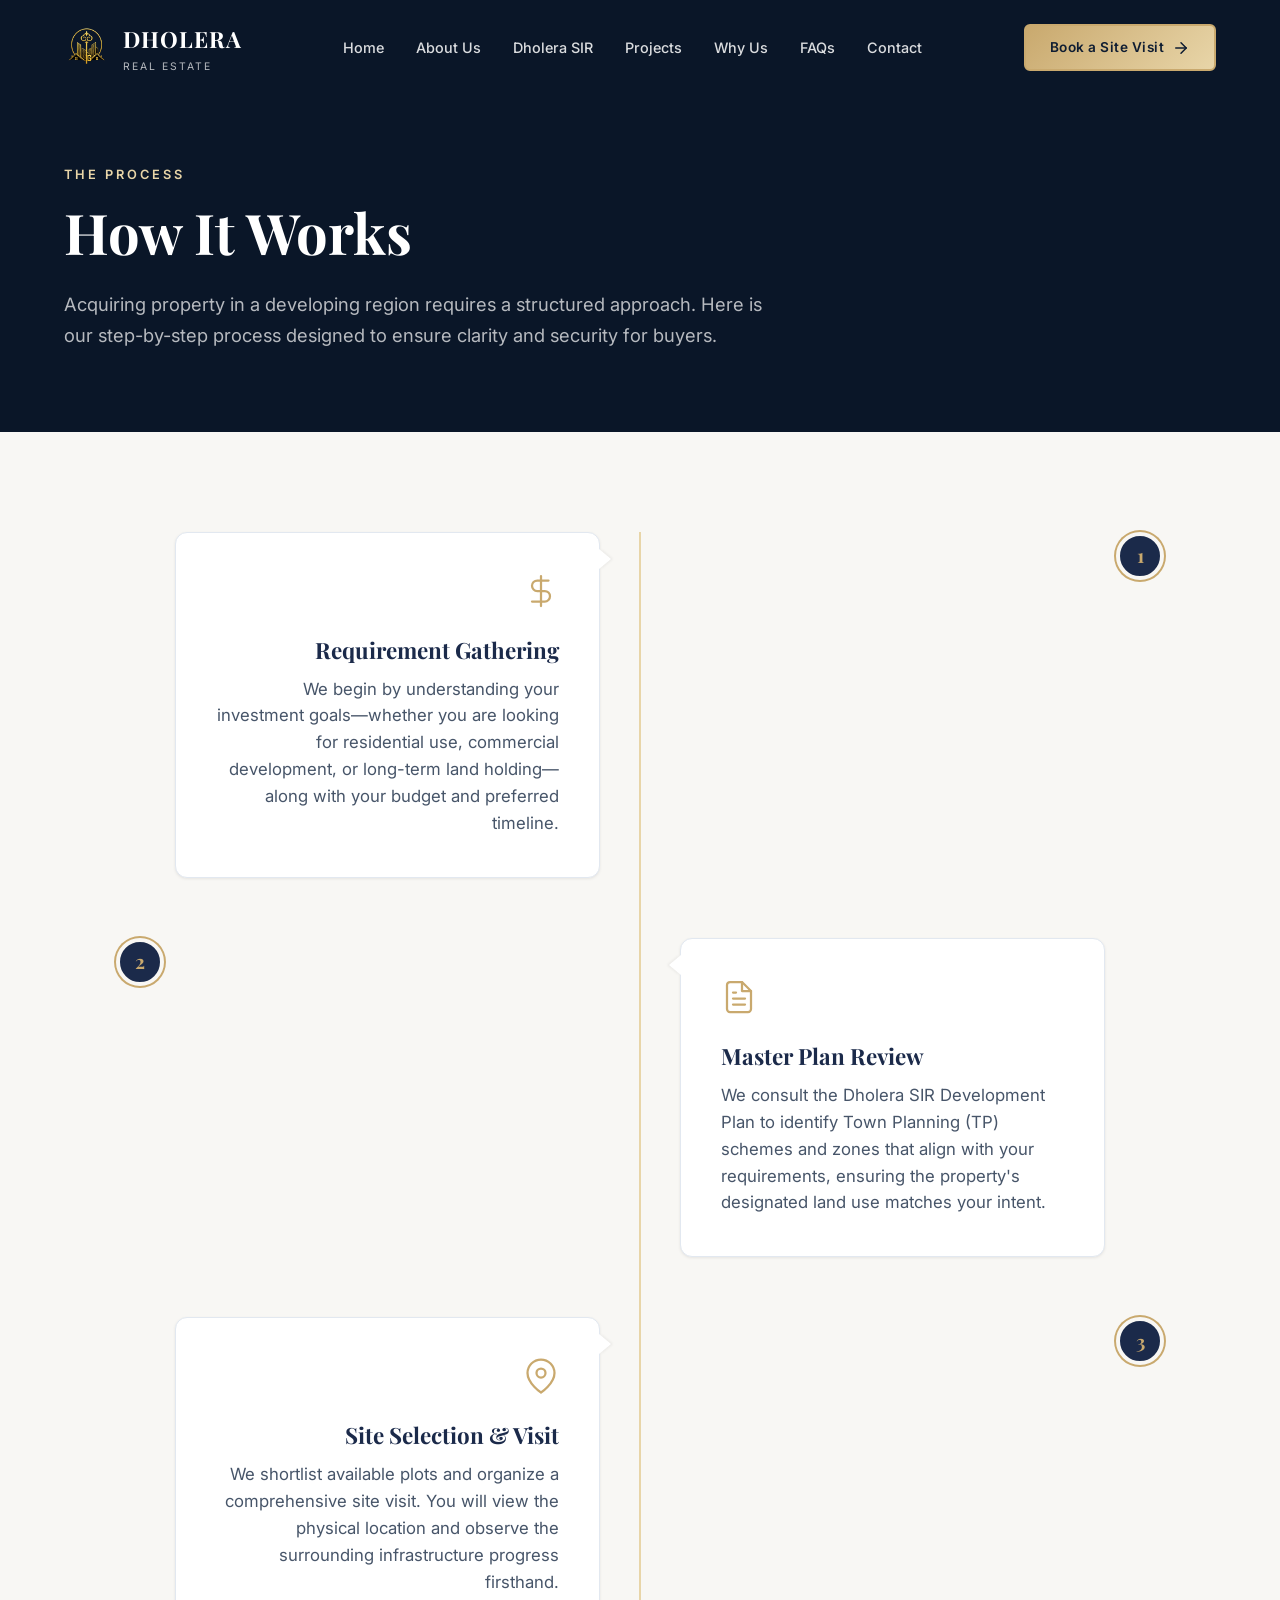
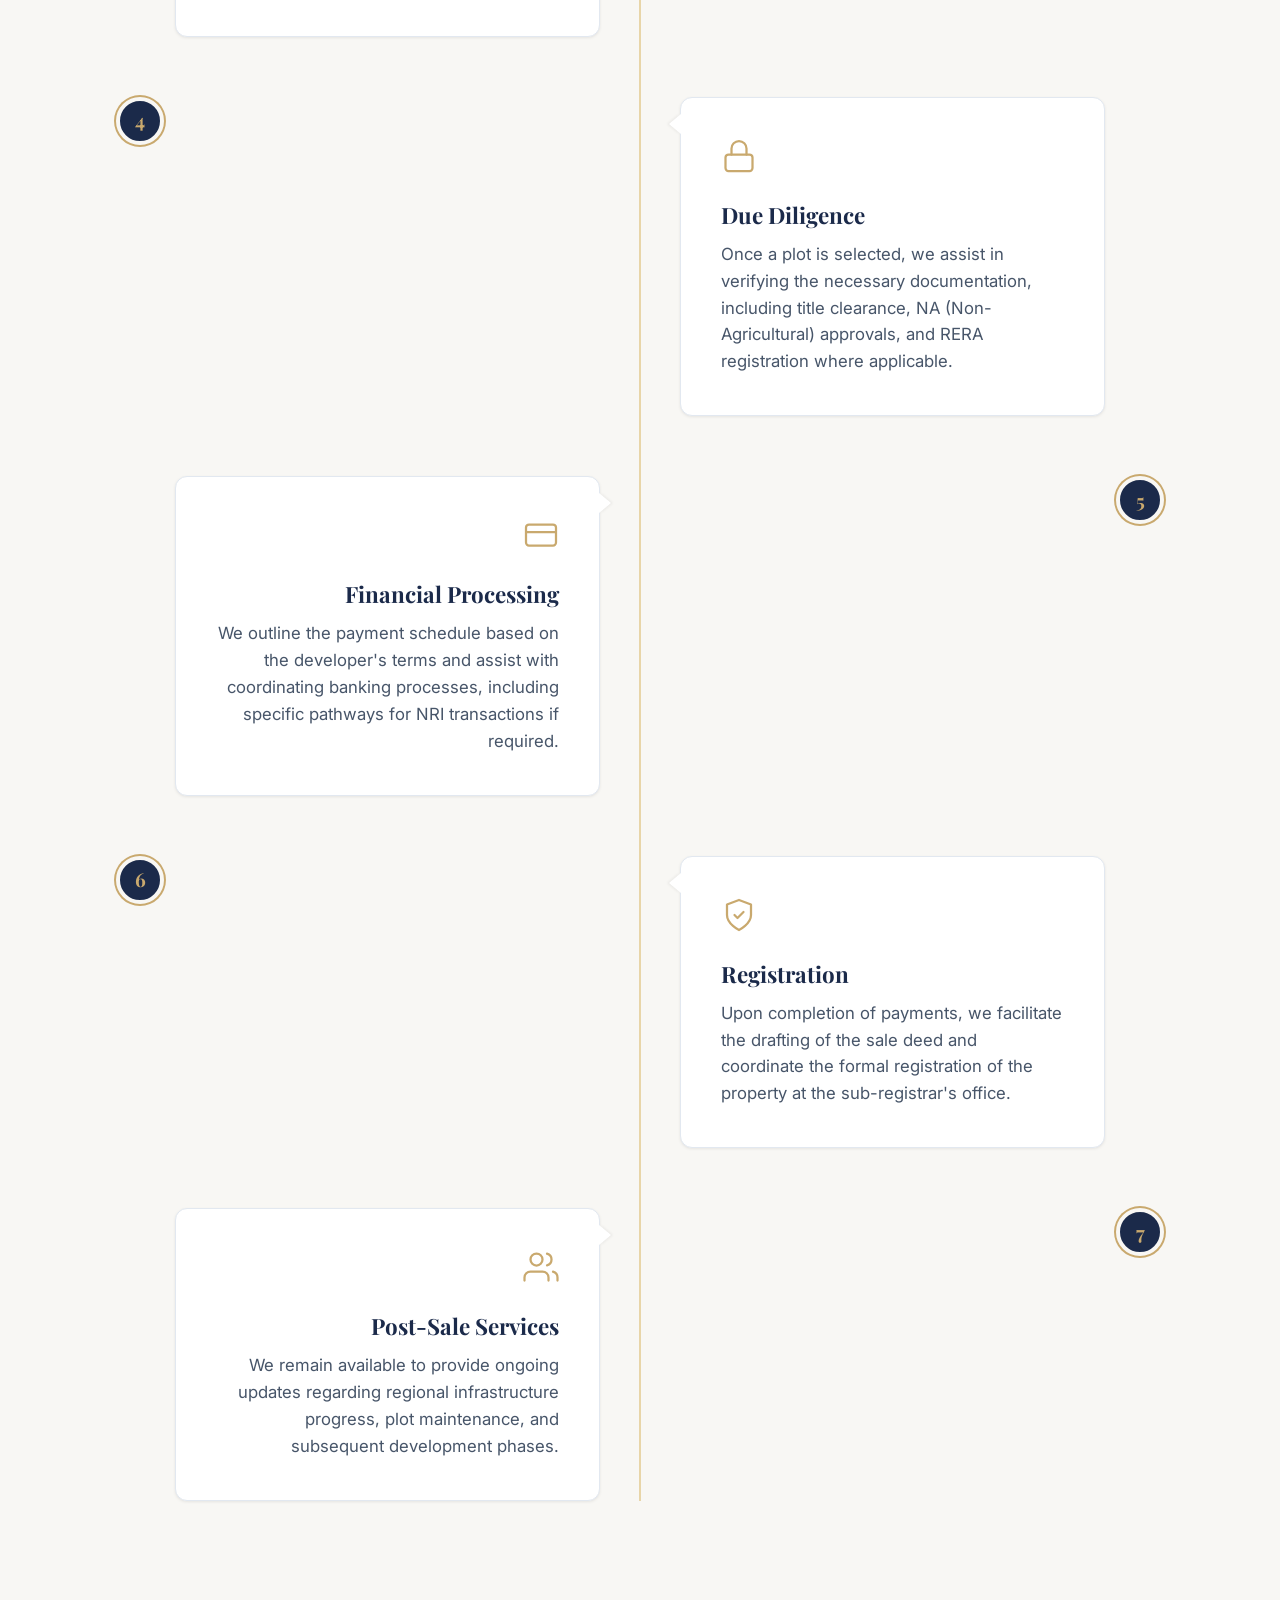
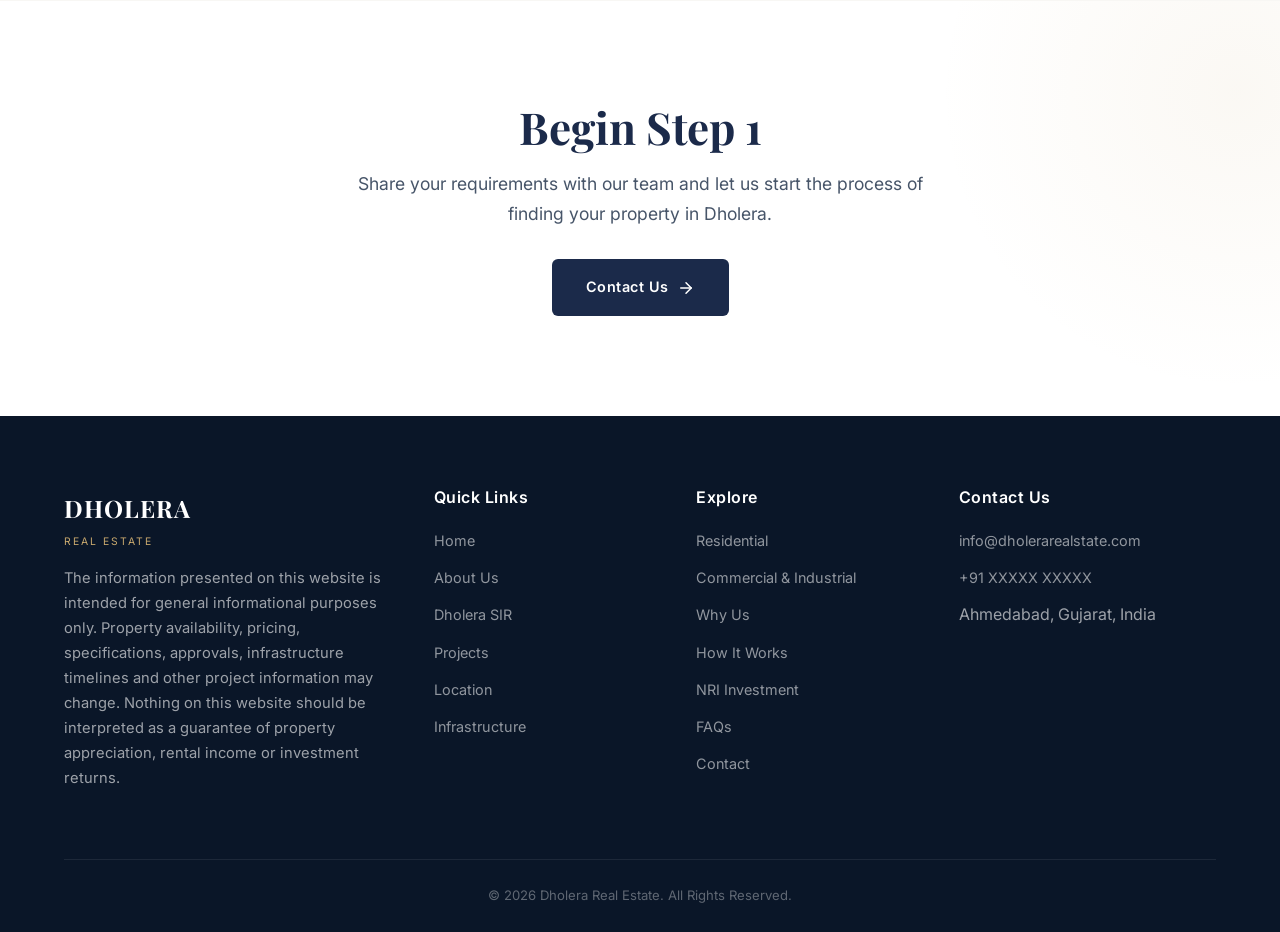
<file: how-it-works.html>
<!DOCTYPE html>
<html lang="en">
<head>
  <meta charset="UTF-8">
  <meta name="viewport" content="width=device-width, initial-scale=1.0">
  <title>How It Works | Dholera Real Estate</title>
  <meta name="description" content="Understanding the property buying process in Dholera SIR. A transparent, step-by-step guide to acquiring land in India's next smart city.">

  <!-- Google Fonts -->
  <link rel="preconnect" href="https://fonts.googleapis.com">
  <link rel="preconnect" href="https://fonts.gstatic.com" crossorigin>
  <link href="https://fonts.googleapis.com/css2?family=Inter:wght@300;400;500;600;700&family=Playfair+Display:wght@400;500;600;700&display=swap" rel="stylesheet">

  <!-- Stylesheet -->
  <link rel="stylesheet" href="css/style.css">
  <link rel="stylesheet" href="css/how-it-works.css">
</head>
<body>

  <!-- ============ NAVIGATION ============ -->
  <nav class="navbar scrolled" id="navbar">
    <div class="container">
      <a href="index.html" class="logo">
        <img src="images/golden%20key%20png.png" alt="Logo" class="logo-icon-img">
        <div>
          <div class="logo-text">DHOLERA</div>
          <div class="logo-subtitle">Real Estate</div>
        </div>
      </a>

      <div class="nav-links" id="navLinks">
        <a href="index.html">Home</a>
        <a href="about.html">About Us</a>
        <a href="why-dholera.html">Dholera SIR</a>
        <a href="projects.html">Projects</a>
        <a href="why-choose-us.html">Why Us</a>
        <a href="faqs.html">FAQs</a>
        <a href="contact.html">Contact</a>
      </div>

      <div class="nav-cta">
        <a href="#" class="btn btn-gold">
          Book a Site Visit
          <svg viewBox="0 0 24 24" fill="none" stroke="currentColor" stroke-width="2" stroke-linecap="round" stroke-linejoin="round"><line x1="5" y1="12" x2="19" y2="12"/><polyline points="12 5 19 12 12 19"/></svg>
        </a>
      </div>

      <div class="hamburger" id="hamburger">
        <span></span><span></span><span></span>
      </div>
    </div>
  </nav>

  <!-- ============ PAGE HEADER ============ -->
  <section class="page-header-simple">
    <div class="container">
      <span class="section-label" style="color:var(--gold-light);">The Process</span>
      <h1 class="reveal">How It Works</h1>
      <p class="reveal">
        Acquiring property in a developing region requires a structured approach. 
        Here is our step-by-step process designed to ensure clarity and security for buyers.
      </p>
    </div>
  </section>

  <!-- ============ TIMELINE SECTION ============ -->
  <section class="timeline-section">
    <div class="container">
      
      <div class="timeline-container stagger">
        
        <!-- Step 1 -->
        <div class="timeline-item reveal">
          <div class="timeline-node">1</div>
          <div class="timeline-content">
            <div class="timeline-icon">
              <svg viewBox="0 0 24 24" fill="none" stroke-width="1.5" stroke-linecap="round" stroke-linejoin="round"><path d="M12 2v20M17 5H9.5a3.5 3.5 0 0 0 0 7h5a3.5 3.5 0 0 1 0 7H6"/></svg>
            </div>
            <h3>Requirement Gathering</h3>
            <p>We begin by understanding your investment goals—whether you are looking for residential use, commercial development, or long-term land holding—along with your budget and preferred timeline.</p>
          </div>
        </div>

        <!-- Step 2 -->
        <div class="timeline-item reveal">
          <div class="timeline-node">2</div>
          <div class="timeline-content">
            <div class="timeline-icon">
              <svg viewBox="0 0 24 24" fill="none" stroke-width="1.5" stroke-linecap="round" stroke-linejoin="round"><path d="M14 2H6a2 2 0 0 0-2 2v16a2 2 0 0 0 2 2h12a2 2 0 0 0 2-2V8z"/><polyline points="14 2 14 8 20 8"/><line x1="16" y1="13" x2="8" y2="13"/><line x1="16" y1="17" x2="8" y2="17"/><polyline points="10 9 9 9 8 9"/></svg>
            </div>
            <h3>Master Plan Review</h3>
            <p>We consult the Dholera SIR Development Plan to identify Town Planning (TP) schemes and zones that align with your requirements, ensuring the property's designated land use matches your intent.</p>
          </div>
        </div>

        <!-- Step 3 -->
        <div class="timeline-item reveal">
          <div class="timeline-node">3</div>
          <div class="timeline-content">
            <div class="timeline-icon">
              <svg viewBox="0 0 24 24" fill="none" stroke-width="1.5" stroke-linecap="round" stroke-linejoin="round"><path d="M21 10c0 7-9 13-9 13s-9-6-9-13a9 9 0 0 1 18 0z"/><circle cx="12" cy="10" r="3"/></svg>
            </div>
            <h3>Site Selection & Visit</h3>
            <p>We shortlist available plots and organize a comprehensive site visit. You will view the physical location and observe the surrounding infrastructure progress firsthand.</p>
          </div>
        </div>

        <!-- Step 4 -->
        <div class="timeline-item reveal">
          <div class="timeline-node">4</div>
          <div class="timeline-content">
            <div class="timeline-icon">
              <svg viewBox="0 0 24 24" fill="none" stroke-width="1.5" stroke-linecap="round" stroke-linejoin="round"><rect x="3" y="11" width="18" height="11" rx="2" ry="2"/><path d="M7 11V7a5 5 0 0 1 10 0v4"/></svg>
            </div>
            <h3>Due Diligence</h3>
            <p>Once a plot is selected, we assist in verifying the necessary documentation, including title clearance, NA (Non-Agricultural) approvals, and RERA registration where applicable.</p>
          </div>
        </div>

        <!-- Step 5 -->
        <div class="timeline-item reveal">
          <div class="timeline-node">5</div>
          <div class="timeline-content">
            <div class="timeline-icon">
              <svg viewBox="0 0 24 24" fill="none" stroke-width="1.5" stroke-linecap="round" stroke-linejoin="round"><rect x="2" y="5" width="20" height="14" rx="2" ry="2"/><line x1="2" y1="10" x2="22" y2="10"/></svg>
            </div>
            <h3>Financial Processing</h3>
            <p>We outline the payment schedule based on the developer's terms and assist with coordinating banking processes, including specific pathways for NRI transactions if required.</p>
          </div>
        </div>

        <!-- Step 6 -->
        <div class="timeline-item reveal">
          <div class="timeline-node">6</div>
          <div class="timeline-content">
            <div class="timeline-icon">
              <svg viewBox="0 0 24 24" fill="none" stroke-width="1.5" stroke-linecap="round" stroke-linejoin="round"><path d="M12 22s8-4 8-10V5l-8-3-8 3v7c0 6 8 10 8 10z"/><path d="M9 12l2 2 4-4"/></svg>
            </div>
            <h3>Registration</h3>
            <p>Upon completion of payments, we facilitate the drafting of the sale deed and coordinate the formal registration of the property at the sub-registrar's office.</p>
          </div>
        </div>

        <!-- Step 7 -->
        <div class="timeline-item reveal">
          <div class="timeline-node">7</div>
          <div class="timeline-content">
            <div class="timeline-icon">
              <svg viewBox="0 0 24 24" fill="none" stroke-width="1.5" stroke-linecap="round" stroke-linejoin="round"><path d="M17 21v-2a4 4 0 0 0-4-4H5a4 4 0 0 0-4 4v2"/><circle cx="9" cy="7" r="4"/><path d="M23 21v-2a4 4 0 0 0-3-3.87"/><path d="M16 3.13a4 4 0 0 1 0 7.75"/></svg>
            </div>
            <h3>Post-Sale Services</h3>
            <p>We remain available to provide ongoing updates regarding regional infrastructure progress, plot maintenance, and subsequent development phases.</p>
          </div>
        </div>

      </div>
    </div>
  </section>

  <!-- ============ FINAL CTA ============ -->
  <section class="cta-section" style="background:var(--white); padding:100px 0;">
    <div class="container text-center">
      <h2 class="reveal" style="color:var(--navy);">Begin Step 1</h2>
      <p class="reveal" style="color:var(--gray-600); max-width:600px; margin:0 auto 30px;">
        Share your requirements with our team and let us start the process of finding your property in Dholera.
      </p>
      <div class="cta-buttons reveal">
        <a href="#" class="btn btn-navy" style="background:var(--navy); color:var(--white);">
          Contact Us
          <svg viewBox="0 0 24 24" fill="none" stroke="currentColor" stroke-width="2" stroke-linecap="round" stroke-linejoin="round"><line x1="5" y1="12" x2="19" y2="12"/><polyline points="12 5 19 12 12 19"/></svg>
        </a>
      </div>
    </div>
  </section>

  <!-- ============ FOOTER ============ -->
    <footer class="footer">
    <div class="container">
      <div class="footer-grid">
        <div class="footer-brand">
          <div class="logo-text">DHOLERA</div>
          <span class="logo-subtitle">Real Estate</span>
          <p>The information presented on this website is intended for general informational purposes only. Property availability, pricing, specifications, approvals, infrastructure timelines and other project information may change. Nothing on this website should be interpreted as a guarantee of property appreciation, rental income or investment returns.</p>
        </div>
        <div class="footer-col">
          <h4>Quick Links</h4>
          <ul>
            <li><a href="index.html">Home</a></li>
            <li><a href="about.html">About Us</a></li>
            <li><a href="why-dholera.html">Dholera SIR</a></li>
            <li><a href="projects.html">Projects</a></li>
            <li><a href="location.html">Location</a></li>
            <li><a href="infrastructure.html">Infrastructure</a></li>
          </ul>
        </div>
        <div class="footer-col">
          <h4>Explore</h4>
          <ul>
            <li><a href="residential.html">Residential</a></li>
            <li><a href="commercial-industrial.html">Commercial & Industrial</a></li>
            <li><a href="why-choose-us.html">Why Us</a></li>
            <li><a href="how-it-works.html">How It Works</a></li>
            <li><a href="nri.html">NRI Investment</a></li>
            <li><a href="faqs.html">FAQs</a></li>
            <li><a href="contact.html">Contact</a></li>
          </ul>
        </div>
        <div class="footer-col">
          <h4>Contact Us</h4>
          <ul>
            <li><a href="mailto:info@dholerarealstate.com">info@dholerarealstate.com</a></li>
            <li><a href="tel:+91XXXXXXXXXX">+91 XXXXX XXXXX</a></li>
            <li>Ahmedabad, Gujarat, India</li>
          </ul>
        </div>
      </div>
      <div class="footer-bottom">
        <p>© 2026 Dholera Real Estate. All Rights Reserved.</p>
      </div>
    </div>
  </footer>

  <script src="js/main.js"></script>
</body>
</html>
</file>
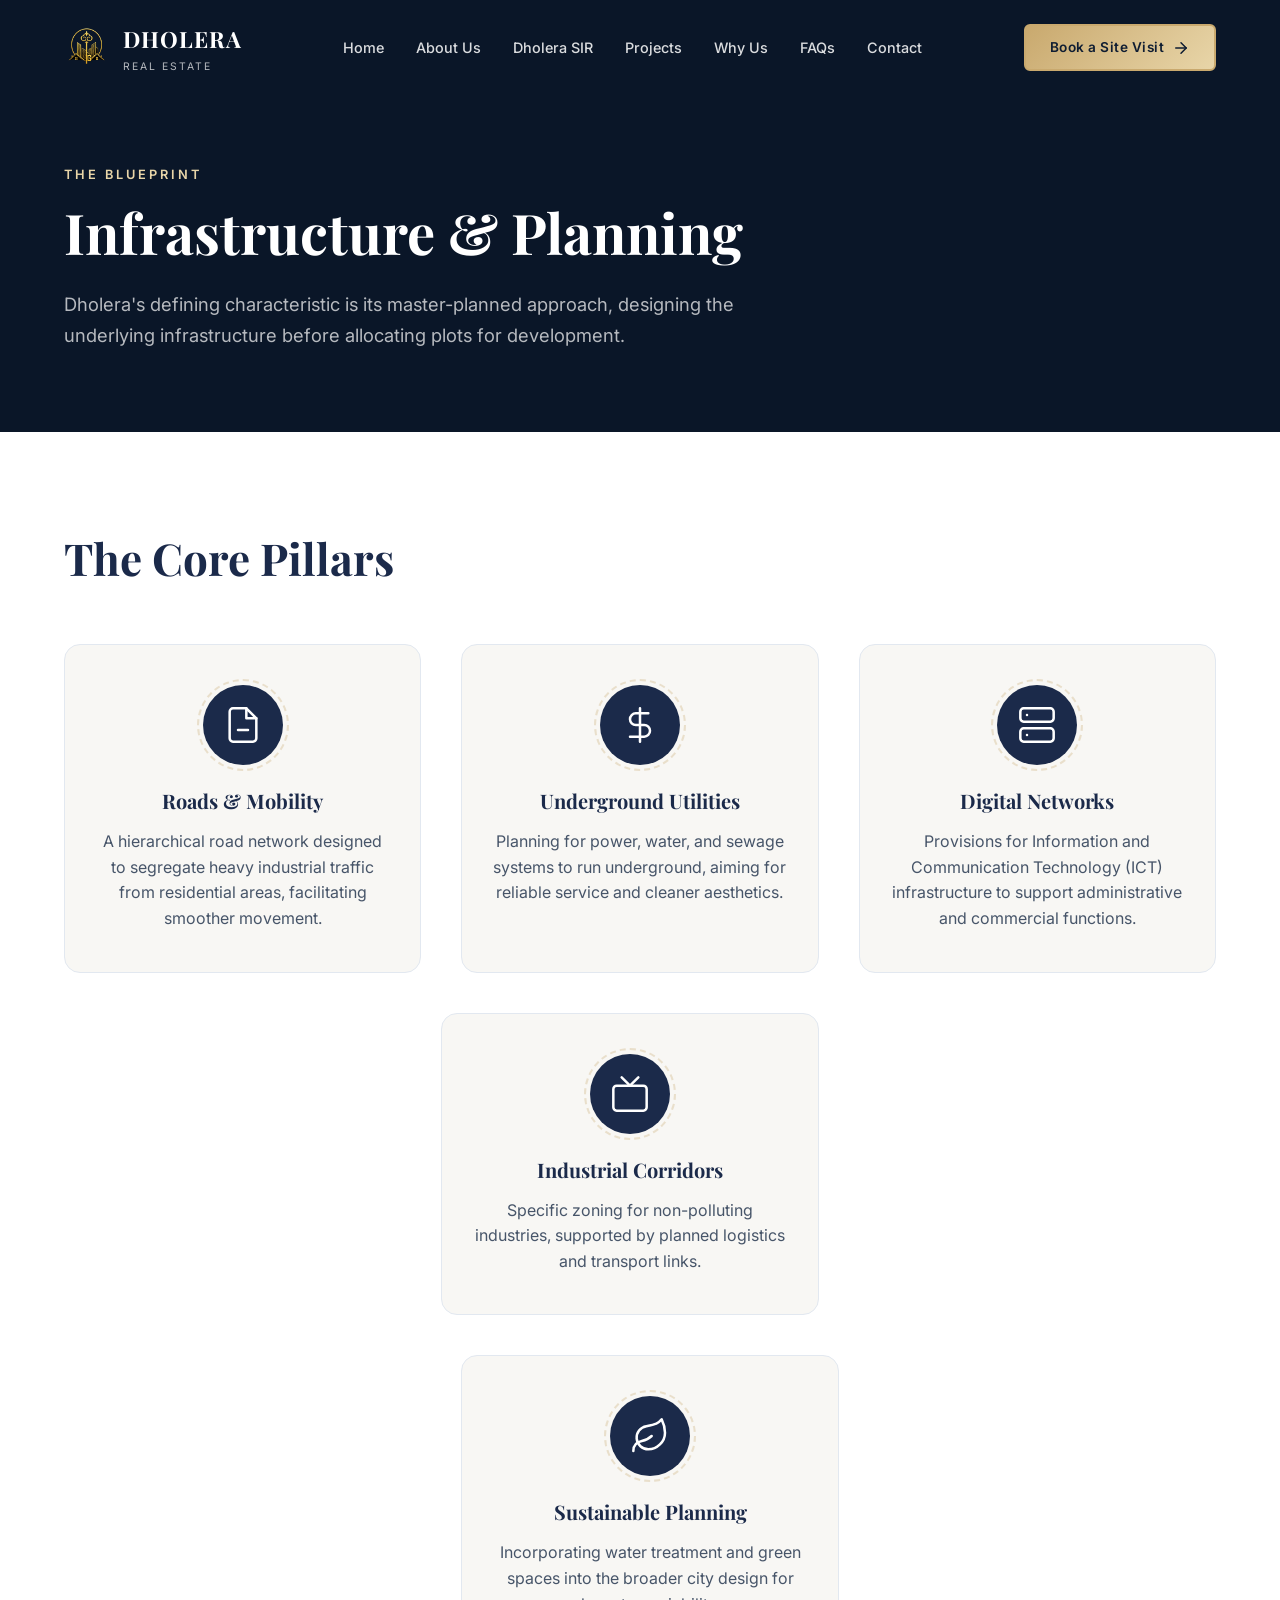
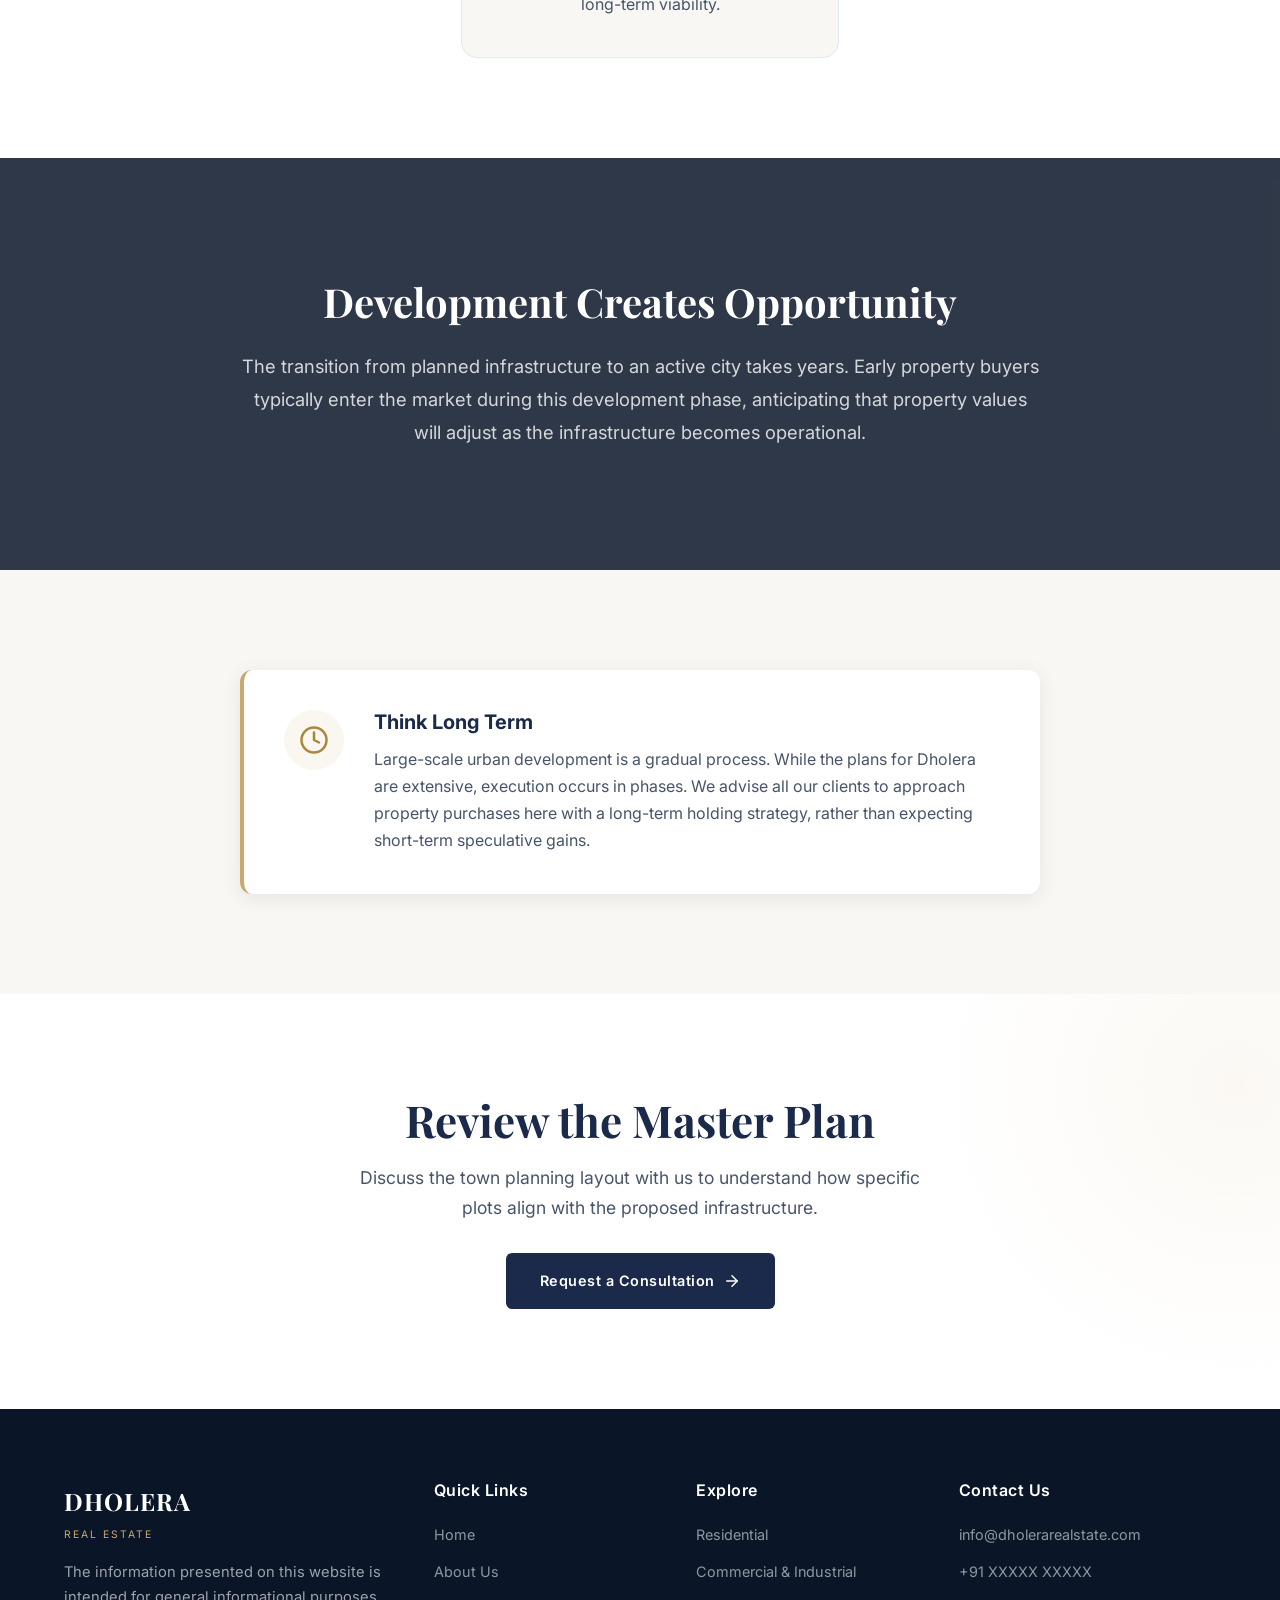
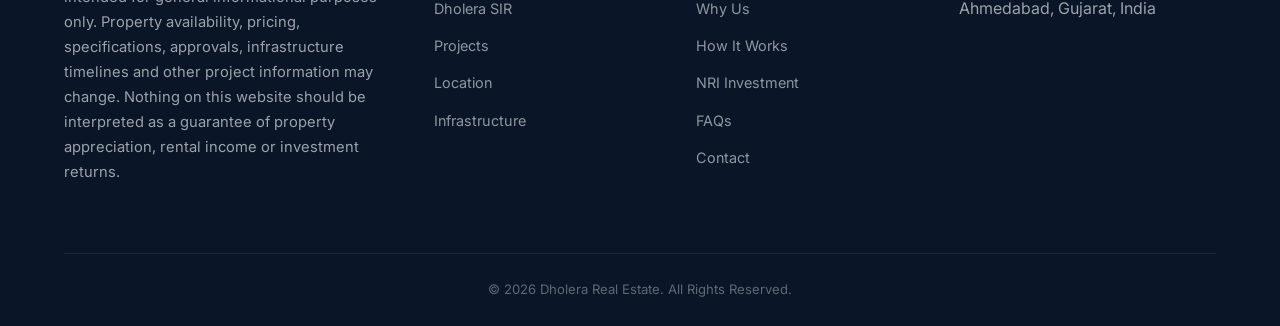
<file: infrastructure.html>
<!DOCTYPE html>
<html lang="en">
<head>
  <meta charset="UTF-8">
  <meta name="viewport" content="width=device-width, initial-scale=1.0">
  <title>Infrastructure & Future Growth | Dholera SIR</title>
  <meta name="description" content="Explore the planned infrastructure of Dholera SIR. From roads and mobility to sustainable planning and digital networks, understand the blueprint for India's smart city.">

  <!-- Google Fonts -->
  <link rel="preconnect" href="https://fonts.googleapis.com">
  <link rel="preconnect" href="https://fonts.gstatic.com" crossorigin>
  <link href="https://fonts.googleapis.com/css2?family=Inter:wght@300;400;500;600;700&family=Playfair+Display:wght@400;500;600;700&display=swap" rel="stylesheet">

  <!-- Stylesheet -->
  <link rel="stylesheet" href="css/style.css">
  <link rel="stylesheet" href="css/infrastructure.css">
</head>
<body>

  <!-- ============ NAVIGATION ============ -->
  <nav class="navbar scrolled" id="navbar">
    <div class="container">
      <a href="index.html" class="logo">
        <img src="images/golden%20key%20png.png" alt="Logo" class="logo-icon-img">
        <div>
          <div class="logo-text">DHOLERA</div>
          <div class="logo-subtitle">Real Estate</div>
        </div>
      </a>

      <div class="nav-links" id="navLinks">
        <a href="index.html">Home</a>
        <a href="about.html">About Us</a>
        <a href="why-dholera.html">Dholera SIR</a>
        <a href="projects.html">Projects</a>
        <a href="why-choose-us.html">Why Us</a>
        <a href="faqs.html">FAQs</a>
        <a href="contact.html">Contact</a>
      </div>

      <div class="nav-cta">
        <a href="#" class="btn btn-gold">
          Book a Site Visit
          <svg viewBox="0 0 24 24" fill="none" stroke="currentColor" stroke-width="2" stroke-linecap="round" stroke-linejoin="round"><line x1="5" y1="12" x2="19" y2="12"/><polyline points="12 5 19 12 12 19"/></svg>
        </a>
      </div>

      <div class="hamburger" id="hamburger">
        <span></span><span></span><span></span>
      </div>
    </div>
  </nav>

  <!-- ============ PAGE HEADER ============ -->
  <section class="page-header-simple">
    <div class="container">
      <span class="section-label" style="color:var(--gold-light);">The Blueprint</span>
      <h1 class="reveal">Infrastructure & Planning</h1>
      <p class="reveal">
        Dholera's defining characteristic is its master-planned approach, designing the underlying infrastructure before allocating plots for development.
      </p>
    </div>
  </section>

  <!-- ============ INFRASTRUCTURE GRID ============ -->
  <section class="infra-section">
    <div class="container">
      <div class="text-center">
        <h2 class="reveal">The Core Pillars</h2>
      </div>

      <div class="infra-grid stagger">
        
        <div class="infra-card reveal">
          <div class="infra-icon">
            <svg viewBox="0 0 24 24" fill="none" stroke-width="1.5" stroke-linecap="round" stroke-linejoin="round"><path d="M14 2H6a2 2 0 0 0-2 2v16a2 2 0 0 0 2 2h12a2 2 0 0 0 2-2V8z"/><polyline points="14 2 14 8 20 8"/><line x1="9" y1="15" x2="15" y2="15"/></svg>
          </div>
          <h3>Roads & Mobility</h3>
          <p>A hierarchical road network designed to segregate heavy industrial traffic from residential areas, facilitating smoother movement.</p>
        </div>

        <div class="infra-card reveal">
          <div class="infra-icon">
            <svg viewBox="0 0 24 24" fill="none" stroke-width="1.5" stroke-linecap="round" stroke-linejoin="round"><path d="M12 2v20M17 5H9.5a3.5 3.5 0 0 0 0 7h5a3.5 3.5 0 0 1 0 7H6"/></svg>
          </div>
          <h3>Underground Utilities</h3>
          <p>Planning for power, water, and sewage systems to run underground, aiming for reliable service and cleaner aesthetics.</p>
        </div>

        <div class="infra-card reveal">
          <div class="infra-icon">
            <svg viewBox="0 0 24 24" fill="none" stroke-width="1.5" stroke-linecap="round" stroke-linejoin="round"><rect x="2" y="2" width="20" height="8" rx="2" ry="2"/><rect x="2" y="14" width="20" height="8" rx="2" ry="2"/><line x1="6" y1="6" x2="6.01" y2="6"/><line x1="6" y1="18" x2="6.01" y2="18"/></svg>
          </div>
          <h3>Digital Networks</h3>
          <p>Provisions for Information and Communication Technology (ICT) infrastructure to support administrative and commercial functions.</p>
        </div>

        <div class="infra-card reveal">
          <div class="infra-icon">
            <svg viewBox="0 0 24 24" fill="none" stroke-width="1.5" stroke-linecap="round" stroke-linejoin="round"><rect x="2" y="7" width="20" height="15" rx="2" ry="2"/><polyline points="17 2 12 7 7 2"/></svg>
          </div>
          <h3>Industrial Corridors</h3>
          <p>Specific zoning for non-polluting industries, supported by planned logistics and transport links.</p>
        </div>

        <div class="infra-card reveal">
          <div class="infra-icon">
            <svg viewBox="0 0 24 24" fill="none" stroke-width="1.5" stroke-linecap="round" stroke-linejoin="round"><path d="M11 20A7 7 0 0 1 9.8 6.1C15.5 5 17 4.48 19 2c1 2 2 4.18 2 8 0 5.5-4.78 10-10 10Z"/><path d="M2 21c0-3 1.85-5.36 5.08-6C9.5 14.52 12 13 13 12"/></svg>
          </div>
          <h3>Sustainable Planning</h3>
          <p>Incorporating water treatment and green spaces into the broader city design for long-term viability.</p>
        </div>

      </div>
    </div>
  </section>

  <!-- ============ DEV CREATES OPPORTUNITY (PARALLAX) ============ -->
  <!-- Note: inline style for background image to ensure it loads dynamically -->
  <section class="dev-parallax" style="background-image: url('images/hero-bg.jpg');">
    <div class="container">
      <div class="dev-parallax-content reveal">
        <h2>Development Creates Opportunity</h2>
        <p>
          The transition from planned infrastructure to an active city takes years. 
          Early property buyers typically enter the market during this development phase, 
          anticipating that property values will adjust as the infrastructure becomes operational.
        </p>
      </div>
    </div>
  </section>

  <!-- ============ THINK LONG TERM (DISCLAIMER) ============ -->
  <section class="think-long-term">
    <div class="container">
      <div class="disclaimer-box reveal">
        <div class="disclaimer-icon">
          <svg viewBox="0 0 24 24" fill="none" stroke-width="2" stroke-linecap="round" stroke-linejoin="round"><circle cx="12" cy="12" r="10"/><polyline points="12 6 12 12 16 14"/></svg>
        </div>
        <div class="disclaimer-text">
          <h3>Think Long Term</h3>
          <p>
            Large-scale urban development is a gradual process. While the plans for Dholera are extensive, execution occurs in phases. We advise all our clients to approach property purchases here with a long-term holding strategy, rather than expecting short-term speculative gains.
          </p>
        </div>
      </div>
    </div>
  </section>

  <!-- ============ FINAL CTA ============ -->
  <section class="cta-section" style="background:var(--white); padding:100px 0;">
    <div class="container text-center">
      <h2 class="reveal" style="color:var(--navy);">Review the Master Plan</h2>
      <p class="reveal" style="color:var(--gray-600); max-width:600px; margin:0 auto 30px;">
        Discuss the town planning layout with us to understand how specific plots align with the proposed infrastructure.
      </p>
      <div class="cta-buttons reveal">
        <a href="#" class="btn btn-navy" style="background:var(--navy); color:var(--white);">
          Request a Consultation
          <svg viewBox="0 0 24 24" fill="none" stroke="currentColor" stroke-width="2" stroke-linecap="round" stroke-linejoin="round"><line x1="5" y1="12" x2="19" y2="12"/><polyline points="12 5 19 12 12 19"/></svg>
        </a>
      </div>
    </div>
  </section>

  <!-- ============ FOOTER ============ -->
    <footer class="footer">
    <div class="container">
      <div class="footer-grid">
        <div class="footer-brand">
          <div class="logo-text">DHOLERA</div>
          <span class="logo-subtitle">Real Estate</span>
          <p>The information presented on this website is intended for general informational purposes only. Property availability, pricing, specifications, approvals, infrastructure timelines and other project information may change. Nothing on this website should be interpreted as a guarantee of property appreciation, rental income or investment returns.</p>
        </div>
        <div class="footer-col">
          <h4>Quick Links</h4>
          <ul>
            <li><a href="index.html">Home</a></li>
            <li><a href="about.html">About Us</a></li>
            <li><a href="why-dholera.html">Dholera SIR</a></li>
            <li><a href="projects.html">Projects</a></li>
            <li><a href="location.html">Location</a></li>
            <li><a href="infrastructure.html">Infrastructure</a></li>
          </ul>
        </div>
        <div class="footer-col">
          <h4>Explore</h4>
          <ul>
            <li><a href="residential.html">Residential</a></li>
            <li><a href="commercial-industrial.html">Commercial & Industrial</a></li>
            <li><a href="why-choose-us.html">Why Us</a></li>
            <li><a href="how-it-works.html">How It Works</a></li>
            <li><a href="nri.html">NRI Investment</a></li>
            <li><a href="faqs.html">FAQs</a></li>
            <li><a href="contact.html">Contact</a></li>
          </ul>
        </div>
        <div class="footer-col">
          <h4>Contact Us</h4>
          <ul>
            <li><a href="mailto:info@dholerarealstate.com">info@dholerarealstate.com</a></li>
            <li><a href="tel:+91XXXXXXXXXX">+91 XXXXX XXXXX</a></li>
            <li>Ahmedabad, Gujarat, India</li>
          </ul>
        </div>
      </div>
      <div class="footer-bottom">
        <p>© 2026 Dholera Real Estate. All Rights Reserved.</p>
      </div>
    </div>
  </footer>

  <script src="js/main.js"></script>
</body>
</html>
</file>
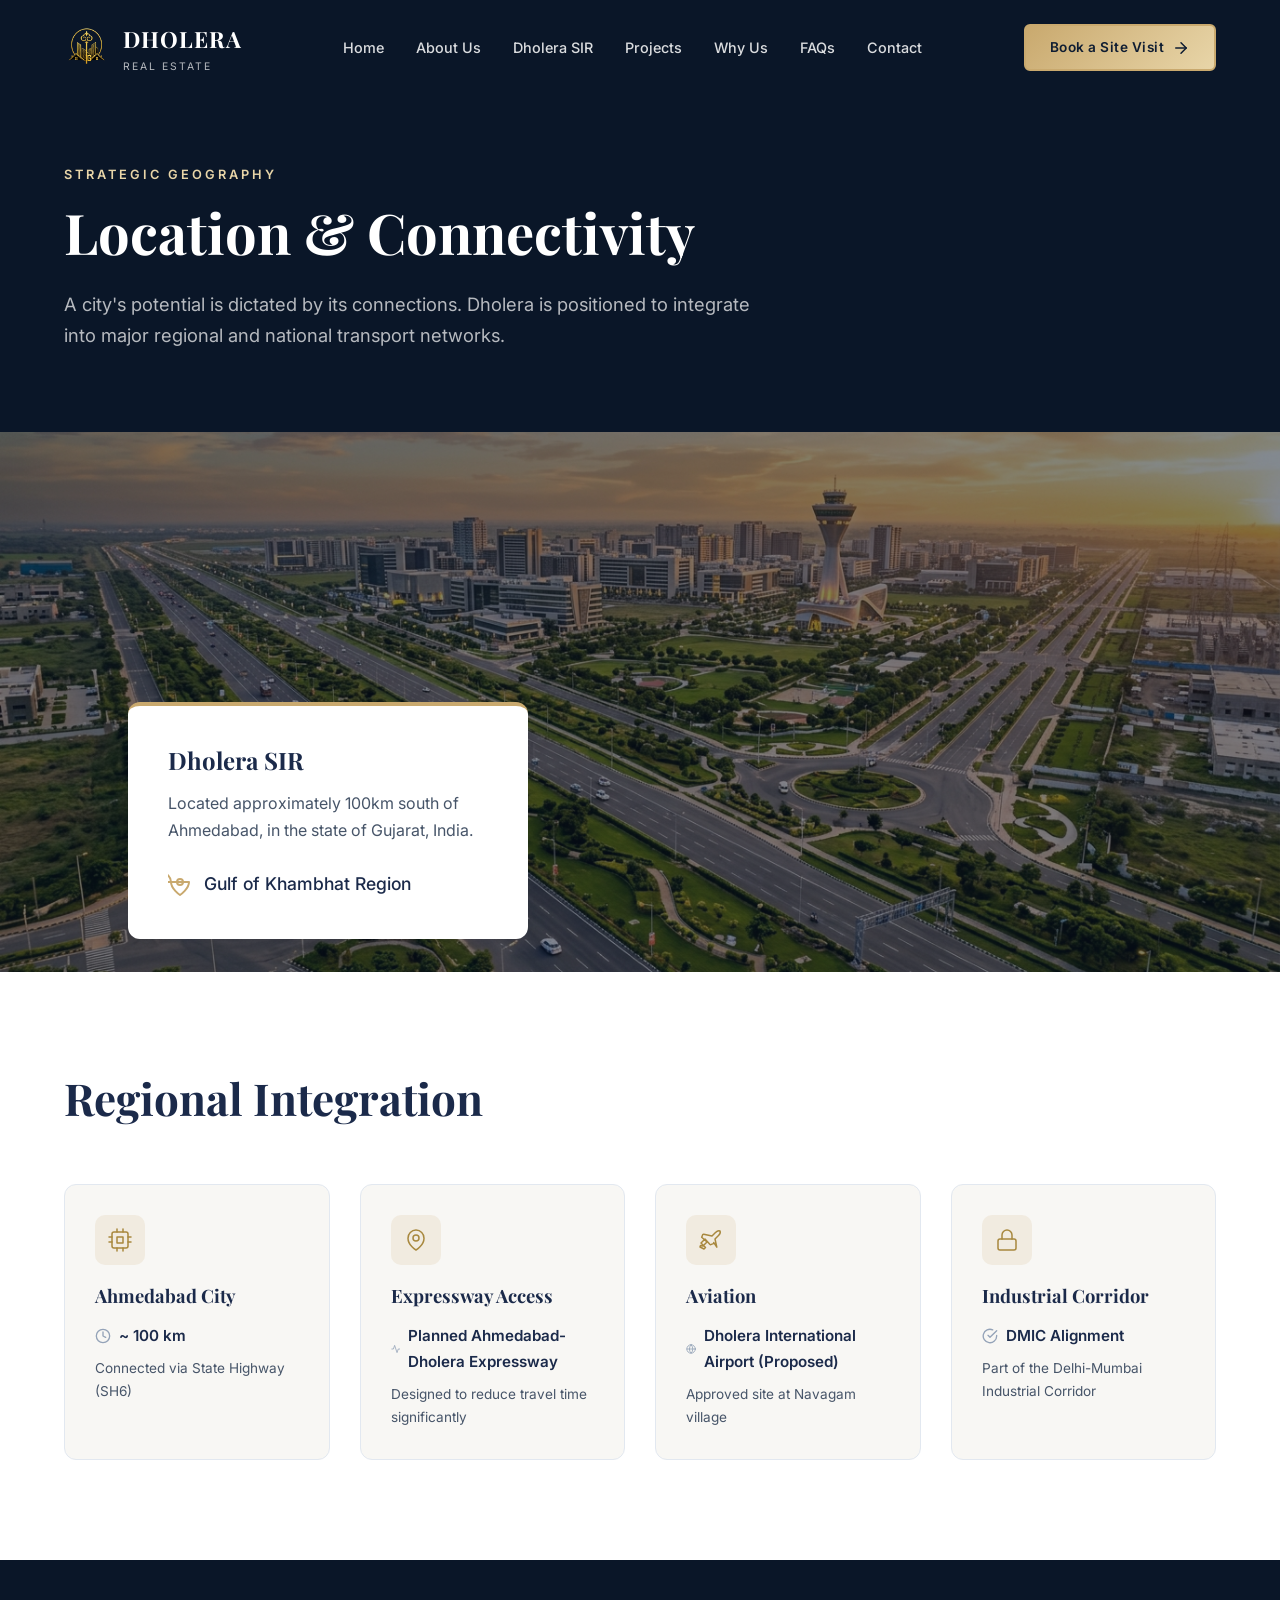
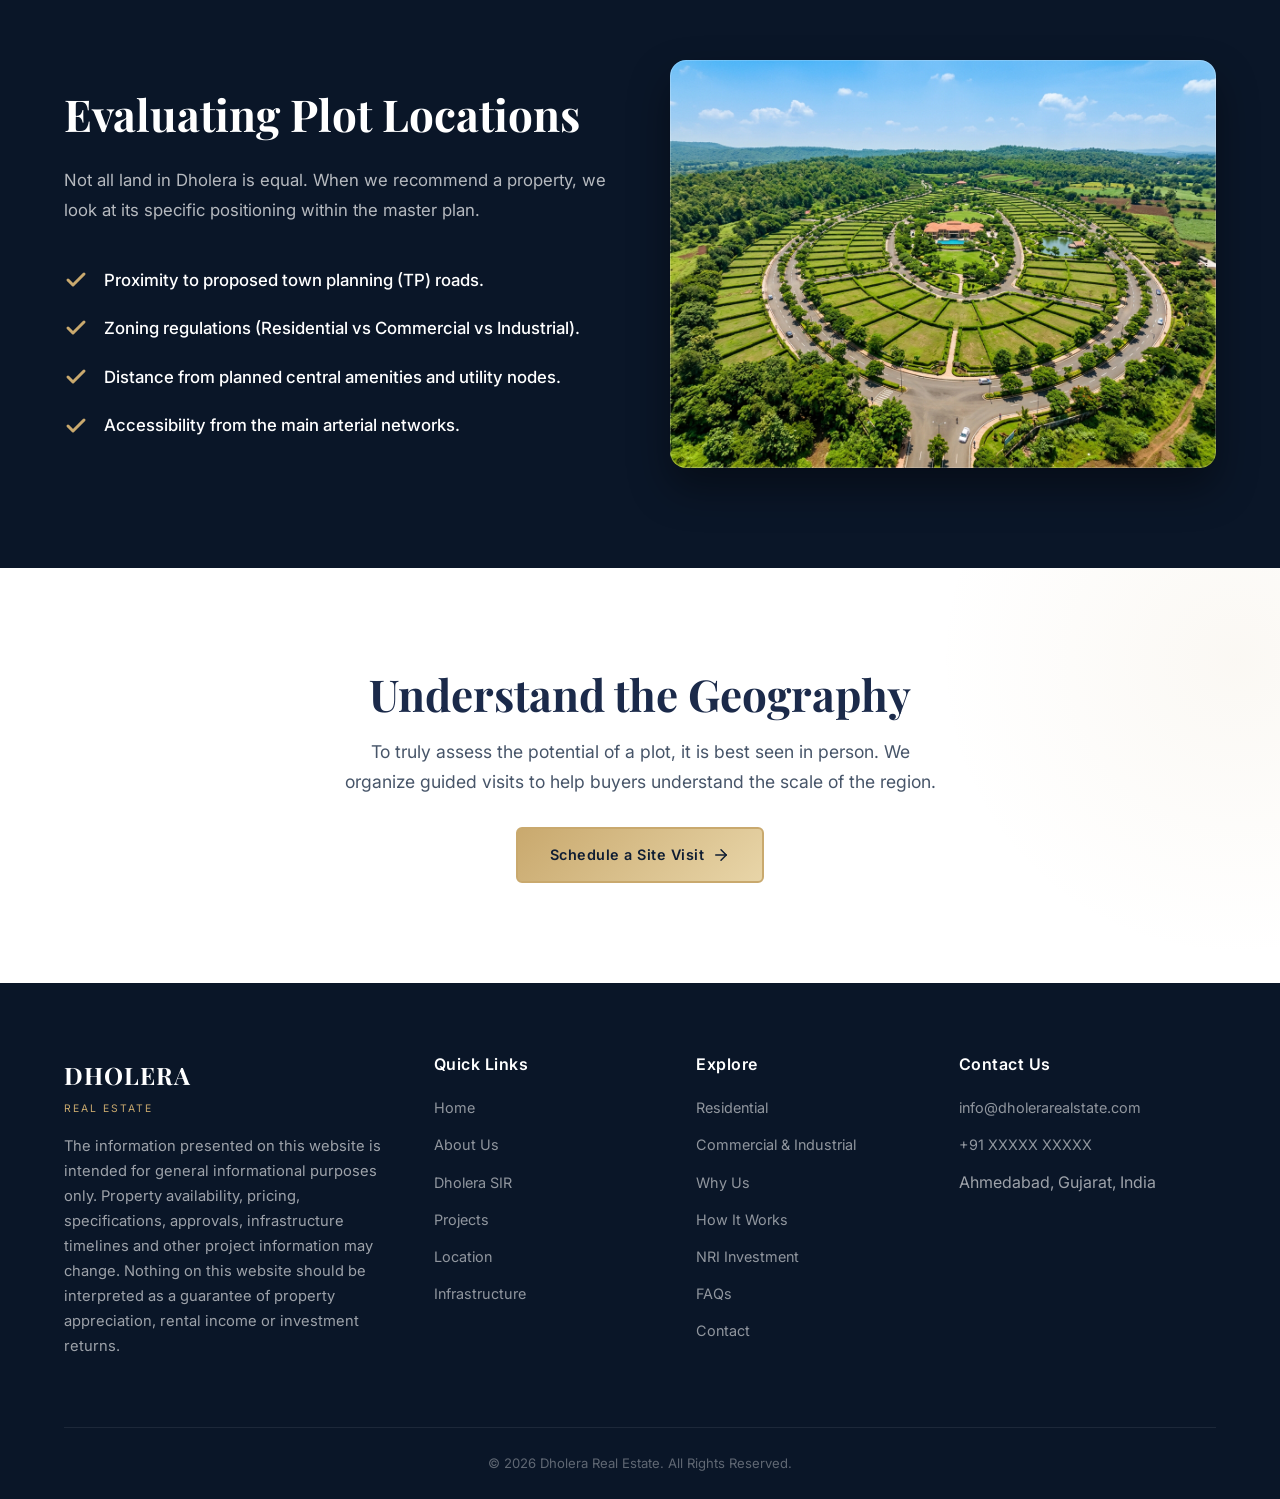
<file: location.html>
<!DOCTYPE html>
<html lang="en">
<head>
  <meta charset="UTF-8">
  <meta name="viewport" content="width=device-width, initial-scale=1.0">
  <title>Location & Connectivity | Dholera SIR</title>
  <meta name="description" content="Discover the strategic location of Dholera SIR. Excellent connectivity via the Delhi-Mumbai Industrial Corridor (DMIC), new expressways, and upcoming international airport.">

  <!-- Google Fonts -->
  <link rel="preconnect" href="https://fonts.googleapis.com">
  <link rel="preconnect" href="https://fonts.gstatic.com" crossorigin>
  <link href="https://fonts.googleapis.com/css2?family=Inter:wght@300;400;500;600;700&family=Playfair+Display:wght@400;500;600;700&display=swap" rel="stylesheet">

  <!-- Stylesheet -->
  <link rel="stylesheet" href="css/style.css">
  <link rel="stylesheet" href="css/location.css">
</head>
<body>

  <!-- ============ NAVIGATION ============ -->
  <nav class="navbar scrolled" id="navbar">
    <div class="container">
      <a href="index.html" class="logo">
        <img src="images/golden%20key%20png.png" alt="Logo" class="logo-icon-img">
        <div>
          <div class="logo-text">DHOLERA</div>
          <div class="logo-subtitle">Real Estate</div>
        </div>
      </a>

      <div class="nav-links" id="navLinks">
        <a href="index.html">Home</a>
        <a href="about.html">About Us</a>
        <a href="why-dholera.html">Dholera SIR</a>
        <a href="projects.html">Projects</a>
        <a href="why-choose-us.html">Why Us</a>
        <a href="faqs.html">FAQs</a>
        <a href="contact.html">Contact</a>
      </div>

      <div class="nav-cta">
        <a href="#" class="btn btn-gold">
          Book a Site Visit
          <svg viewBox="0 0 24 24" fill="none" stroke="currentColor" stroke-width="2" stroke-linecap="round" stroke-linejoin="round"><line x1="5" y1="12" x2="19" y2="12"/><polyline points="12 5 19 12 12 19"/></svg>
        </a>
      </div>

      <div class="hamburger" id="hamburger">
        <span></span><span></span><span></span>
      </div>
    </div>
  </nav>

  <!-- ============ PAGE HEADER ============ -->
  <section class="page-header-simple">
    <div class="container">
      <span class="section-label" style="color:var(--gold-light);">Strategic Geography</span>
      <h1 class="reveal">Location & Connectivity</h1>
      <p class="reveal">
        A city's potential is dictated by its connections. Dholera is positioned to integrate into major regional and national transport networks.
      </p>
    </div>
  </section>

  <!-- ============ MAP SECTION ============ -->
  <section class="map-section">
    <div class="map-container">
      <div class="map-placeholder">
        <!-- In a real scenario, this could be an interactive Google Map or Leaflet map. 
             Using a styled background image placeholder for the mockup. -->
      </div>
      
      <div class="map-overlay-card reveal-left">
        <h3>Dholera SIR</h3>
        <p>Located approximately 100km south of Ahmedabad, in the state of Gujarat, India.</p>
        <div class="map-pin">
          <svg viewBox="0 0 24 24" fill="none" stroke-width="2" stroke-linecap="round" stroke-linejoin="round"><path d="M21 10c0 7-9 13-9 13s-9-6-9-13a9 9 0 0 0-18 0z"/><circle cx="12" cy="10" r="3"/></svg>
          Gulf of Khambhat Region
        </div>
      </div>
    </div>
  </section>

  <!-- ============ CONNECTIVITY POINTS ============ -->
  <section class="connectivity-section">
    <div class="container">
      <div class="text-center">
        <h2 class="reveal">Regional Integration</h2>
      </div>

      <div class="connectivity-grid stagger">
        
        <div class="conn-card reveal">
          <div class="conn-icon">
            <svg viewBox="0 0 24 24" fill="none" stroke-width="1.5" stroke-linecap="round" stroke-linejoin="round"><rect x="4" y="4" width="16" height="16" rx="2" ry="2"/><rect x="9" y="9" width="6" height="6"/><line x1="9" y1="1" x2="9" y2="4"/><line x1="15" y1="1" x2="15" y2="4"/><line x1="9" y1="20" x2="9" y2="23"/><line x1="15" y1="20" x2="15" y2="23"/><line x1="20" y1="9" x2="23" y2="9"/><line x1="20" y1="14" x2="23" y2="14"/><line x1="1" y1="9" x2="4" y2="9"/><line x1="1" y1="14" x2="4" y2="14"/></svg>
          </div>
          <h3>Ahmedabad City</h3>
          <div class="conn-stats">
            <div class="conn-stat">
              <svg viewBox="0 0 24 24" fill="none" stroke-width="2" stroke-linecap="round" stroke-linejoin="round"><circle cx="12" cy="12" r="10"/><polyline points="12 6 12 12 16 14"/></svg>
              <span>~ 100 km</span>
            </div>
            <div class="conn-stat" style="font-size: 0.85rem;">Connected via State Highway (SH6)</div>
          </div>
        </div>

        <div class="conn-card reveal">
          <div class="conn-icon">
            <svg viewBox="0 0 24 24" fill="none" stroke-width="1.5" stroke-linecap="round" stroke-linejoin="round"><path d="M12 22s-8-4.5-8-11.8A8 8 0 0 1 12 2a8 8 0 0 1 8 8.2c0 7.3-8 11.8-8 11.8z"/><circle cx="12" cy="10" r="3"/></svg>
          </div>
          <h3>Expressway Access</h3>
          <div class="conn-stats">
            <div class="conn-stat">
              <svg viewBox="0 0 24 24" fill="none" stroke-width="2" stroke-linecap="round" stroke-linejoin="round"><polyline points="22 12 18 12 15 21 9 3 6 12 2 12"/></svg>
              <span>Planned Ahmedabad-Dholera Expressway</span>
            </div>
            <div class="conn-stat" style="font-size: 0.85rem;">Designed to reduce travel time significantly</div>
          </div>
        </div>

        <div class="conn-card reveal">
          <div class="conn-icon">
            <svg viewBox="0 0 24 24" fill="none" stroke-width="1.5" stroke-linecap="round" stroke-linejoin="round"><path d="M17.8 19.2 16 11l3.5-3.5C21 6 21.5 4 21 3c-1-.5-3 0-4.5 1.5L13 8 4.8 6.2c-.5-.1-.9.2-1.1.5l-1 2.5L8 14l-4 4-2.5-.5L1 19l4 2 1.5-1.5L2 15l4-4 4.8 5.3c.3.3.6.5 1 .3l2.5-1c.2-.2.5-.7.5-1z"/></svg>
          </div>
          <h3>Aviation</h3>
          <div class="conn-stats">
            <div class="conn-stat">
              <svg viewBox="0 0 24 24" fill="none" stroke-width="2" stroke-linecap="round" stroke-linejoin="round"><circle cx="12" cy="12" r="10"/><line x1="2" y1="12" x2="22" y2="12"/><path d="M12 2a15.3 15.3 0 0 1 4 10 15.3 15.3 0 0 1-4 10 15.3 15.3 0 0 1-4-10 15.3 15.3 0 0 1 4-10z"/></svg>
              <span>Dholera International Airport (Proposed)</span>
            </div>
            <div class="conn-stat" style="font-size: 0.85rem;">Approved site at Navagam village</div>
          </div>
        </div>

        <div class="conn-card reveal">
          <div class="conn-icon">
            <svg viewBox="0 0 24 24" fill="none" stroke-width="1.5" stroke-linecap="round" stroke-linejoin="round"><rect x="3" y="11" width="18" height="11" rx="2" ry="2"/><path d="M7 11V7a5 5 0 0 1 10 0v4"/></svg>
          </div>
          <h3>Industrial Corridor</h3>
          <div class="conn-stats">
            <div class="conn-stat">
              <svg viewBox="0 0 24 24" fill="none" stroke-width="2" stroke-linecap="round" stroke-linejoin="round"><path d="M22 11.08V12a10.09 10.09 0 1 1-5.93-9.14"/><polyline points="22 4 12 14.01 9 11.01"/></svg>
              <span>DMIC Alignment</span>
            </div>
            <div class="conn-stat" style="font-size: 0.85rem;">Part of the Delhi-Mumbai Industrial Corridor</div>
          </div>
        </div>

      </div>
    </div>
  </section>

  <!-- ============ CHECKLIST SECTION ============ -->
  <section class="loc-checklist-section">
    <div class="container">
      <div class="loc-grid">
        <div class="loc-text reveal-left">
          <h2>Evaluating Plot Locations</h2>
          <p>
            Not all land in Dholera is equal. When we recommend a property, we look at its specific positioning within the master plan.
          </p>
          <ul class="gold-checklist stagger">
            <li class="reveal">Proximity to proposed town planning (TP) roads.</li>
            <li class="reveal">Zoning regulations (Residential vs Commercial vs Industrial).</li>
            <li class="reveal">Distance from planned central amenities and utility nodes.</li>
            <li class="reveal">Accessibility from the main arterial networks.</li>
          </ul>
        </div>
        <div class="loc-image-wrap reveal-right">
          <img src="images/project-horizon-greens.jpg" alt="Organized plotted development">
        </div>
      </div>
    </div>
  </section>

  <!-- ============ FINAL CTA ============ -->
  <section class="cta-section" style="background:var(--white); padding:100px 0;">
    <div class="container text-center">
      <h2 class="reveal" style="color:var(--navy);">Understand the Geography</h2>
      <p class="reveal" style="color:var(--gray-600); max-width:600px; margin:0 auto 30px;">
        To truly assess the potential of a plot, it is best seen in person. We organize guided visits to help buyers understand the scale of the region.
      </p>
      <div class="cta-buttons reveal">
        <a href="#" class="btn btn-gold">
          Schedule a Site Visit
          <svg viewBox="0 0 24 24" fill="none" stroke="currentColor" stroke-width="2" stroke-linecap="round" stroke-linejoin="round"><line x1="5" y1="12" x2="19" y2="12"/><polyline points="12 5 19 12 12 19"/></svg>
        </a>
      </div>
    </div>
  </section>

  <!-- ============ FOOTER ============ -->
    <footer class="footer">
    <div class="container">
      <div class="footer-grid">
        <div class="footer-brand">
          <div class="logo-text">DHOLERA</div>
          <span class="logo-subtitle">Real Estate</span>
          <p>The information presented on this website is intended for general informational purposes only. Property availability, pricing, specifications, approvals, infrastructure timelines and other project information may change. Nothing on this website should be interpreted as a guarantee of property appreciation, rental income or investment returns.</p>
        </div>
        <div class="footer-col">
          <h4>Quick Links</h4>
          <ul>
            <li><a href="index.html">Home</a></li>
            <li><a href="about.html">About Us</a></li>
            <li><a href="why-dholera.html">Dholera SIR</a></li>
            <li><a href="projects.html">Projects</a></li>
            <li><a href="location.html">Location</a></li>
            <li><a href="infrastructure.html">Infrastructure</a></li>
          </ul>
        </div>
        <div class="footer-col">
          <h4>Explore</h4>
          <ul>
            <li><a href="residential.html">Residential</a></li>
            <li><a href="commercial-industrial.html">Commercial & Industrial</a></li>
            <li><a href="why-choose-us.html">Why Us</a></li>
            <li><a href="how-it-works.html">How It Works</a></li>
            <li><a href="nri.html">NRI Investment</a></li>
            <li><a href="faqs.html">FAQs</a></li>
            <li><a href="contact.html">Contact</a></li>
          </ul>
        </div>
        <div class="footer-col">
          <h4>Contact Us</h4>
          <ul>
            <li><a href="mailto:info@dholerarealstate.com">info@dholerarealstate.com</a></li>
            <li><a href="tel:+91XXXXXXXXXX">+91 XXXXX XXXXX</a></li>
            <li>Ahmedabad, Gujarat, India</li>
          </ul>
        </div>
      </div>
      <div class="footer-bottom">
        <p>© 2026 Dholera Real Estate. All Rights Reserved.</p>
      </div>
    </div>
  </footer>

  <script src="js/main.js"></script>
</body>
</html>
</file>
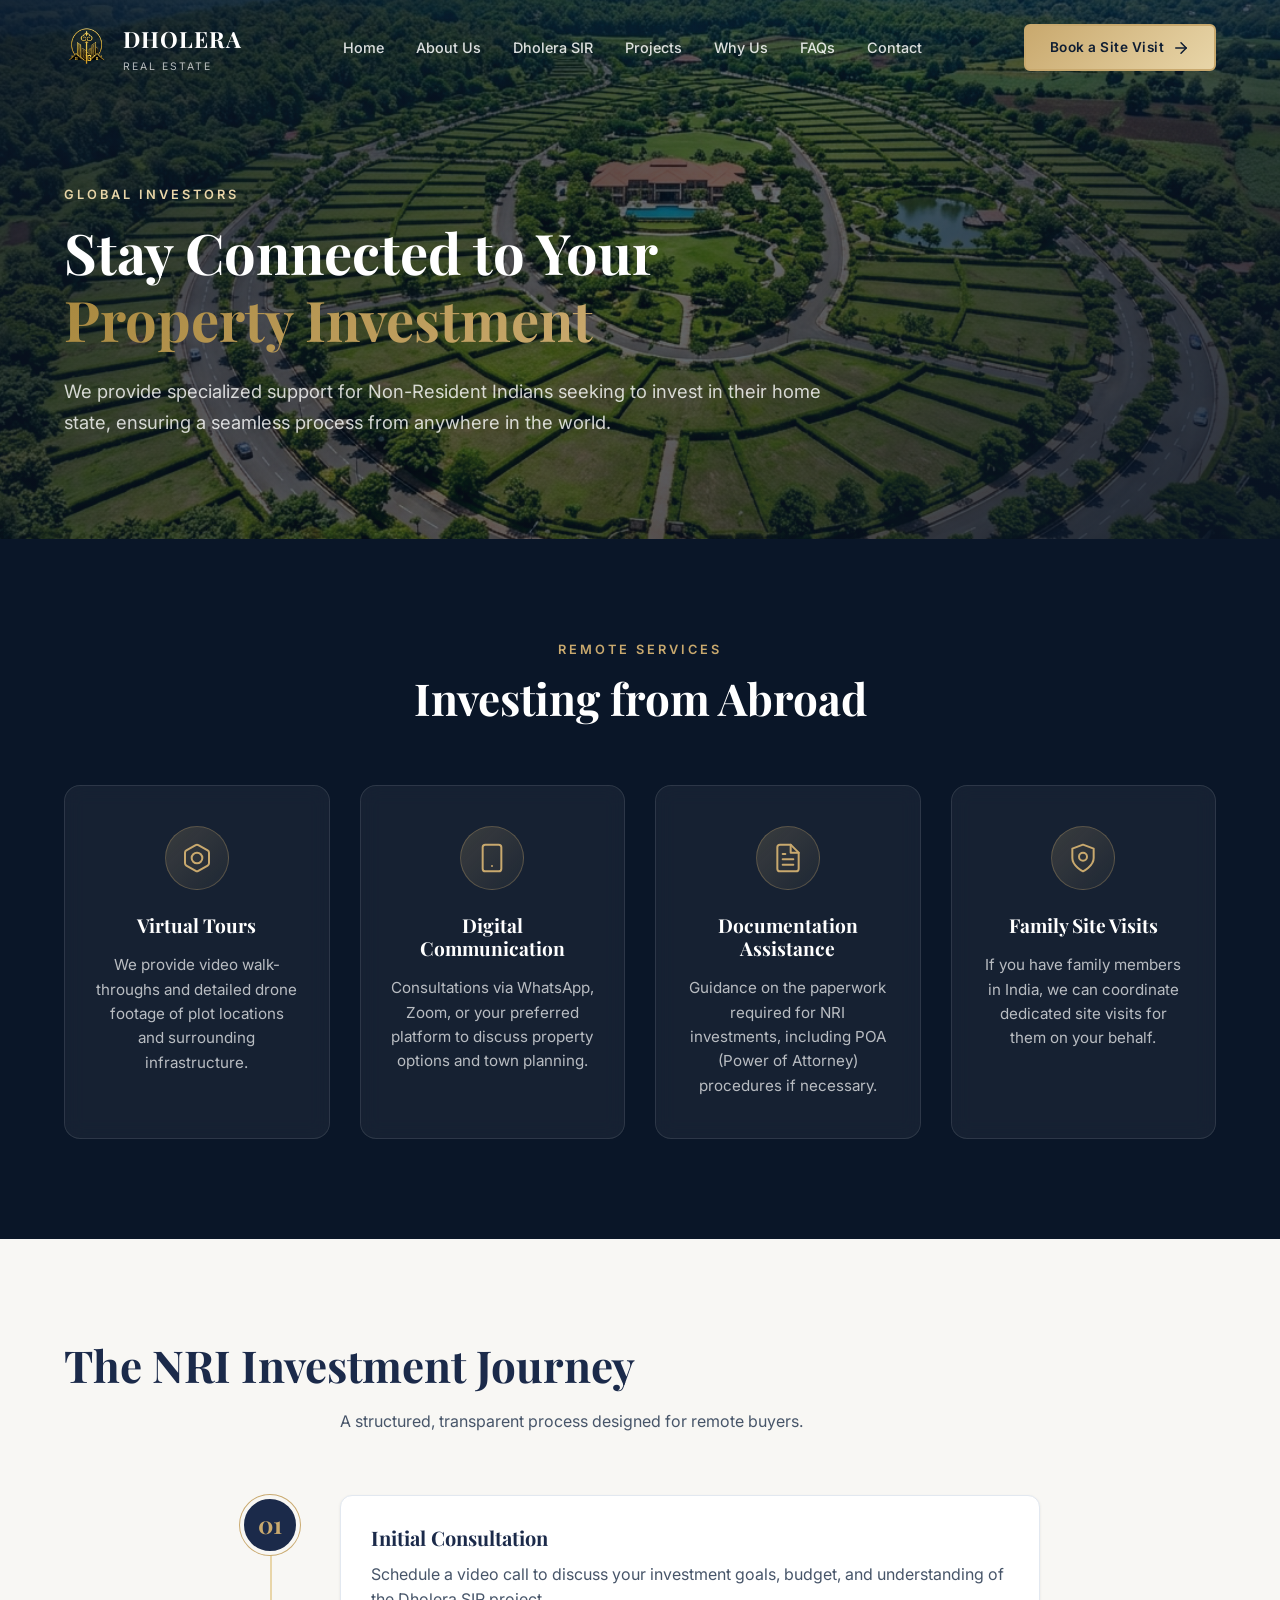
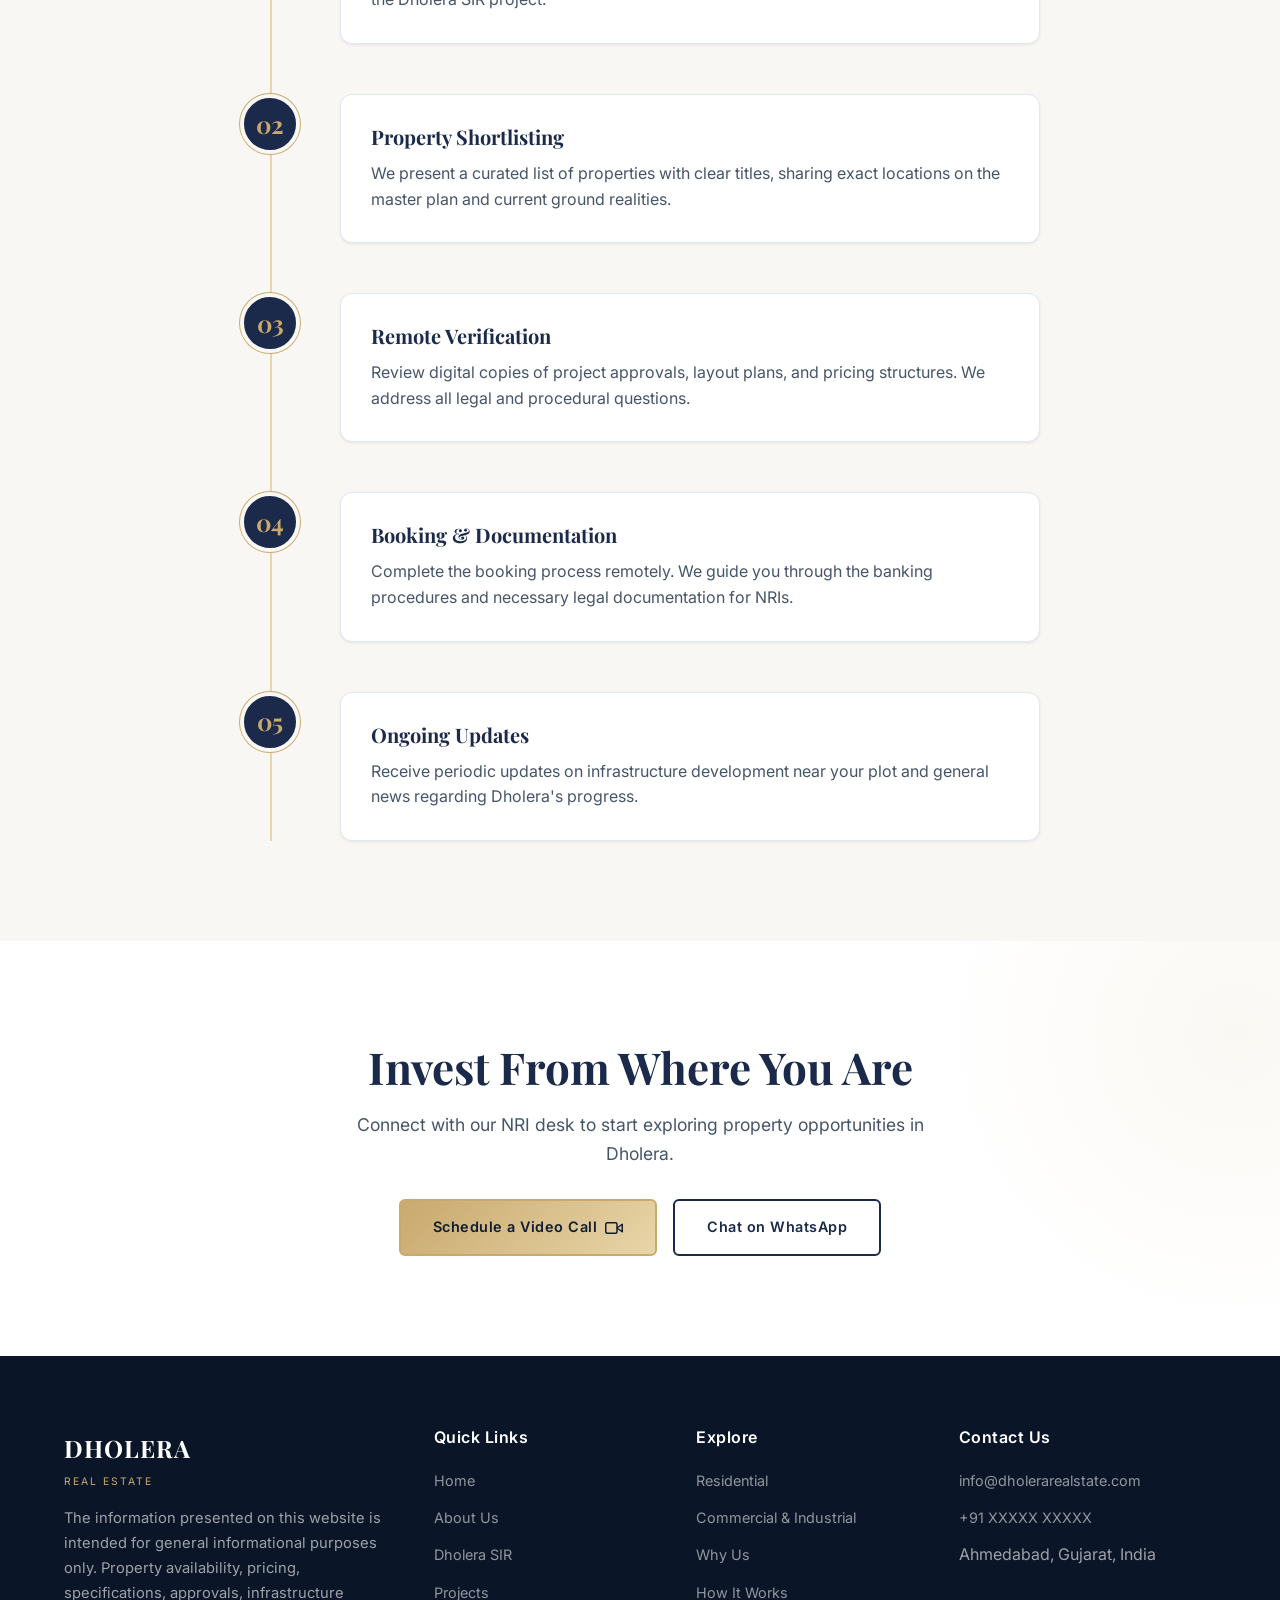
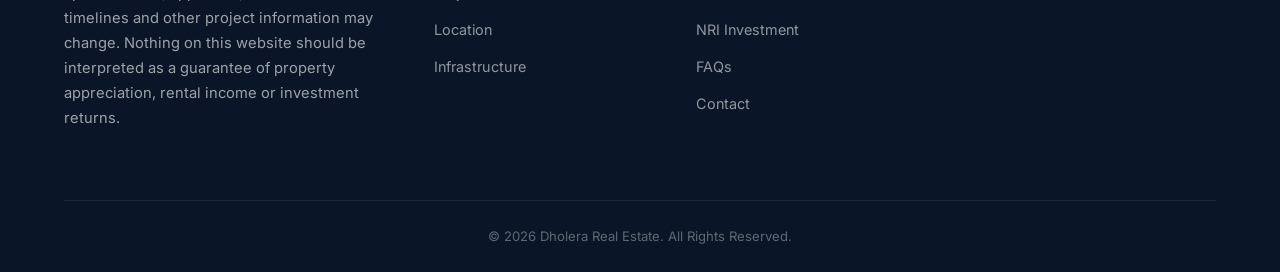
<file: nri.html>
<!DOCTYPE html>
<html lang="en">
<head>
  <meta charset="UTF-8">
  <meta name="viewport" content="width=device-width, initial-scale=1.0">
  <title>NRI Investment in Dholera SIR | Dholera Real Estate</title>
  <meta name="description" content="Dedicated services for Non-Resident Indians (NRIs) investing in Dholera SIR. Virtual tours, digital communication, and documentation assistance for remote property purchases.">

  <!-- Google Fonts -->
  <link rel="preconnect" href="https://fonts.googleapis.com">
  <link rel="preconnect" href="https://fonts.gstatic.com" crossorigin>
  <link href="https://fonts.googleapis.com/css2?family=Inter:wght@300;400;500;600;700&family=Playfair+Display:wght@400;500;600;700&display=swap" rel="stylesheet">

  <!-- Stylesheet -->
  <link rel="stylesheet" href="css/style.css">
  <link rel="stylesheet" href="css/nri.css">
</head>
<body>

  <!-- ============ NAVIGATION ============ -->
  <nav class="navbar scrolled" id="navbar">
    <div class="container">
      <a href="index.html" class="logo">
        <img src="images/golden%20key%20png.png" alt="Logo" class="logo-icon-img">
        <div>
          <div class="logo-text">DHOLERA</div>
          <div class="logo-subtitle">Real Estate</div>
        </div>
      </a>

      <div class="nav-links" id="navLinks">
        <a href="index.html">Home</a>
        <a href="about.html">About Us</a>
        <a href="why-dholera.html">Dholera SIR</a>
        <a href="projects.html">Projects</a>
        <a href="why-choose-us.html">Why Us</a>
        <a href="faqs.html">FAQs</a>
        <a href="contact.html">Contact</a>
      </div>

      <div class="nav-cta">
        <a href="#" class="btn btn-gold">
          Book a Site Visit
          <svg viewBox="0 0 24 24" fill="none" stroke="currentColor" stroke-width="2" stroke-linecap="round" stroke-linejoin="round"><line x1="5" y1="12" x2="19" y2="12"/><polyline points="12 5 19 12 12 19"/></svg>
        </a>
      </div>

      <div class="hamburger" id="hamburger">
        <span></span><span></span><span></span>
      </div>
    </div>
  </nav>

  <!-- ============ PAGE HERO ============ -->
  <section class="page-hero">
    <div class="page-hero-bg">
      <img src="images/project-horizon-greens.jpg" alt="Dholera property investment">
    </div>
    <div class="page-hero-overlay"></div>
    <div class="container">
      <div class="page-hero-content">
        <span class="section-label" style="color:var(--gold-light);">Global Investors</span>
        <h1>Stay Connected to Your<br><span class="gold-text">Property Investment</span></h1>
        <p>
          We provide specialized support for Non-Resident Indians seeking to invest in their home state, ensuring a seamless process from anywhere in the world.
        </p>
      </div>
    </div>
  </section>

  <!-- ============ SUPPORT FEATURES (GLASS CARDS) ============ -->
  <section class="nri-features">
    <div class="container">
      <span class="section-label reveal">Remote Services</span>
      <h2 class="reveal">Investing from Abroad</h2>

      <div class="glass-grid stagger">
        
        <div class="glass-card reveal">
          <div class="glass-icon">
            <svg viewBox="0 0 24 24" fill="none" stroke-width="1.5" stroke-linecap="round" stroke-linejoin="round"><path d="M21 16V8a2 2 0 0 0-1-1.73l-7-4a2 2 0 0 0-2 0l-7 4A2 2 0 0 0 3 8v8a2 2 0 0 0 1 1.73l7 4a2 2 0 0 0 2 0l7-4A2 2 0 0 0 21 16z"/><circle cx="12" cy="12" r="4"/></svg>
          </div>
          <h3>Virtual Tours</h3>
          <p>We provide video walk-throughs and detailed drone footage of plot locations and surrounding infrastructure.</p>
        </div>

        <div class="glass-card reveal">
          <div class="glass-icon">
            <svg viewBox="0 0 24 24" fill="none" stroke-width="1.5" stroke-linecap="round" stroke-linejoin="round"><rect x="5" y="2" width="14" height="20" rx="2" ry="2"/><line x1="12" y1="18" x2="12.01" y2="18"/></svg>
          </div>
          <h3>Digital Communication</h3>
          <p>Consultations via WhatsApp, Zoom, or your preferred platform to discuss property options and town planning.</p>
        </div>

        <div class="glass-card reveal">
          <div class="glass-icon">
            <svg viewBox="0 0 24 24" fill="none" stroke-width="1.5" stroke-linecap="round" stroke-linejoin="round"><path d="M14 2H6a2 2 0 0 0-2 2v16a2 2 0 0 0 2 2h12a2 2 0 0 0 2-2V8z"/><polyline points="14 2 14 8 20 8"/><line x1="16" y1="13" x2="8" y2="13"/><line x1="16" y1="17" x2="8" y2="17"/><polyline points="10 9 9 9 8 9"/></svg>
          </div>
          <h3>Documentation Assistance</h3>
          <p>Guidance on the paperwork required for NRI investments, including POA (Power of Attorney) procedures if necessary.</p>
        </div>

        <div class="glass-card reveal">
          <div class="glass-icon">
            <svg viewBox="0 0 24 24" fill="none" stroke-width="1.5" stroke-linecap="round" stroke-linejoin="round"><path d="M12 22s8-4 8-10V5l-8-3-8 3v7c0 6 8 10 8 10z"/><circle cx="12" cy="11" r="3"/></svg>
          </div>
          <h3>Family Site Visits</h3>
          <p>If you have family members in India, we can coordinate dedicated site visits for them on your behalf.</p>
        </div>

      </div>
    </div>
  </section>

  <!-- ============ THE NRI JOURNEY ============ -->
  <section class="nri-journey">
    <div class="container">
      <div class="text-center">
        <h2 class="reveal">The NRI Investment Journey</h2>
        <p class="reveal" style="color:var(--gray-600); max-width:600px; margin:16px auto 0;">
          A structured, transparent process designed for remote buyers.
        </p>
      </div>

      <div class="journey-container stagger">
        
        <div class="journey-step reveal">
          <div class="step-number">01</div>
          <div class="step-content">
            <h3>Initial Consultation</h3>
            <p>Schedule a video call to discuss your investment goals, budget, and understanding of the Dholera SIR project.</p>
          </div>
        </div>

        <div class="journey-step reveal">
          <div class="step-number">02</div>
          <div class="step-content">
            <h3>Property Shortlisting</h3>
            <p>We present a curated list of properties with clear titles, sharing exact locations on the master plan and current ground realities.</p>
          </div>
        </div>

        <div class="journey-step reveal">
          <div class="step-number">03</div>
          <div class="step-content">
            <h3>Remote Verification</h3>
            <p>Review digital copies of project approvals, layout plans, and pricing structures. We address all legal and procedural questions.</p>
          </div>
        </div>

        <div class="journey-step reveal">
          <div class="step-number">04</div>
          <div class="step-content">
            <h3>Booking & Documentation</h3>
            <p>Complete the booking process remotely. We guide you through the banking procedures and necessary legal documentation for NRIs.</p>
          </div>
        </div>

        <div class="journey-step reveal">
          <div class="step-number">05</div>
          <div class="step-content">
            <h3>Ongoing Updates</h3>
            <p>Receive periodic updates on infrastructure development near your plot and general news regarding Dholera's progress.</p>
          </div>
        </div>

      </div>
    </div>
  </section>

  <!-- ============ FINAL CTA ============ -->
  <section class="cta-section" style="background:var(--white); padding:100px 0;">
    <div class="container text-center">
      <h2 class="reveal" style="color:var(--navy);">Invest From Where You Are</h2>
      <p class="reveal" style="color:var(--gray-600); max-width:600px; margin:0 auto 30px;">
        Connect with our NRI desk to start exploring property opportunities in Dholera.
      </p>
      <div class="cta-buttons reveal">
        <a href="#" class="btn btn-gold">
          Schedule a Video Call
          <svg viewBox="0 0 24 24" fill="none" stroke="currentColor" stroke-width="2" stroke-linecap="round" stroke-linejoin="round"><polygon points="23 7 16 12 23 17 23 7"/><rect x="1" y="5" width="15" height="14" rx="2" ry="2"/></svg>
        </a>
        <a href="#" class="btn btn-outline" style="border-color:var(--navy); color:var(--navy);">Chat on WhatsApp</a>
      </div>
    </div>
  </section>

  <!-- ============ FOOTER ============ -->
    <footer class="footer">
    <div class="container">
      <div class="footer-grid">
        <div class="footer-brand">
          <div class="logo-text">DHOLERA</div>
          <span class="logo-subtitle">Real Estate</span>
          <p>The information presented on this website is intended for general informational purposes only. Property availability, pricing, specifications, approvals, infrastructure timelines and other project information may change. Nothing on this website should be interpreted as a guarantee of property appreciation, rental income or investment returns.</p>
        </div>
        <div class="footer-col">
          <h4>Quick Links</h4>
          <ul>
            <li><a href="index.html">Home</a></li>
            <li><a href="about.html">About Us</a></li>
            <li><a href="why-dholera.html">Dholera SIR</a></li>
            <li><a href="projects.html">Projects</a></li>
            <li><a href="location.html">Location</a></li>
            <li><a href="infrastructure.html">Infrastructure</a></li>
          </ul>
        </div>
        <div class="footer-col">
          <h4>Explore</h4>
          <ul>
            <li><a href="residential.html">Residential</a></li>
            <li><a href="commercial-industrial.html">Commercial & Industrial</a></li>
            <li><a href="why-choose-us.html">Why Us</a></li>
            <li><a href="how-it-works.html">How It Works</a></li>
            <li><a href="nri.html">NRI Investment</a></li>
            <li><a href="faqs.html">FAQs</a></li>
            <li><a href="contact.html">Contact</a></li>
          </ul>
        </div>
        <div class="footer-col">
          <h4>Contact Us</h4>
          <ul>
            <li><a href="mailto:info@dholerarealstate.com">info@dholerarealstate.com</a></li>
            <li><a href="tel:+91XXXXXXXXXX">+91 XXXXX XXXXX</a></li>
            <li>Ahmedabad, Gujarat, India</li>
          </ul>
        </div>
      </div>
      <div class="footer-bottom">
        <p>© 2026 Dholera Real Estate. All Rights Reserved.</p>
      </div>
    </div>
  </footer>

  <script src="js/main.js"></script>
</body>
</html>
</file>
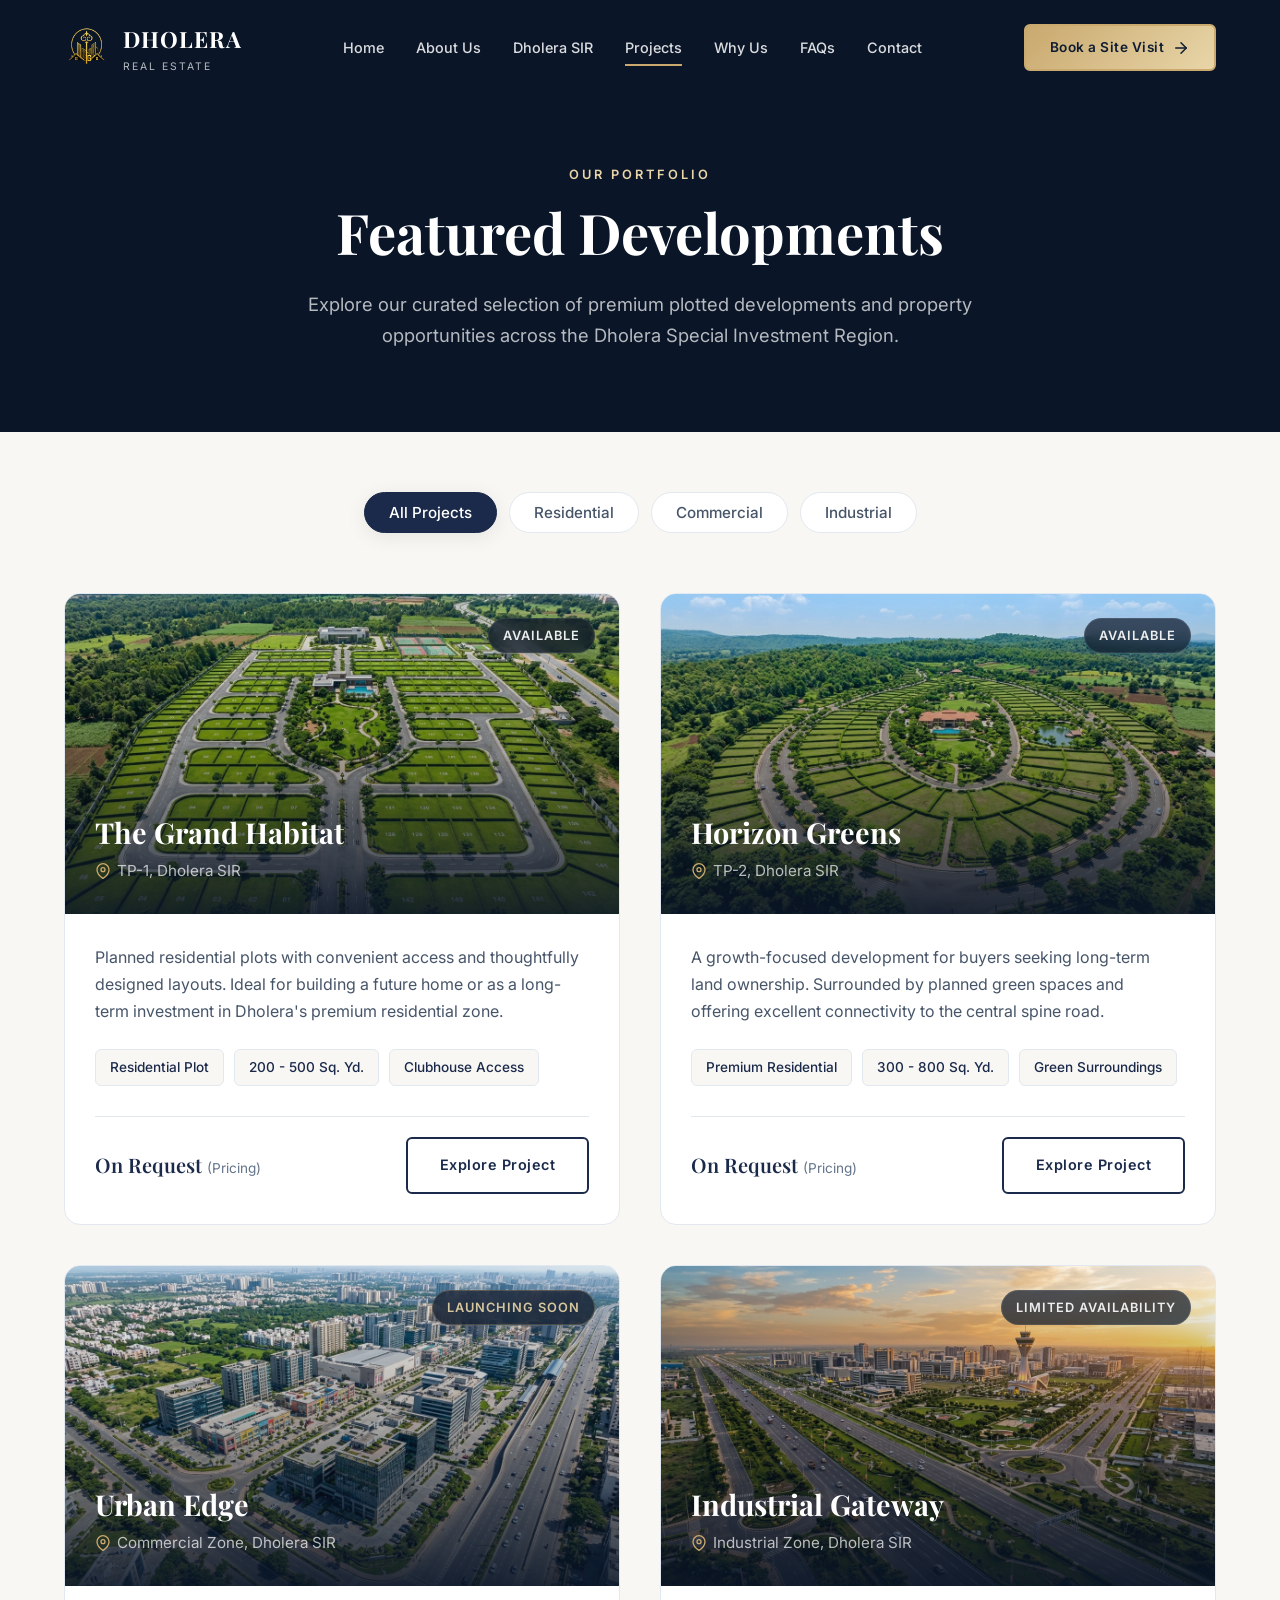
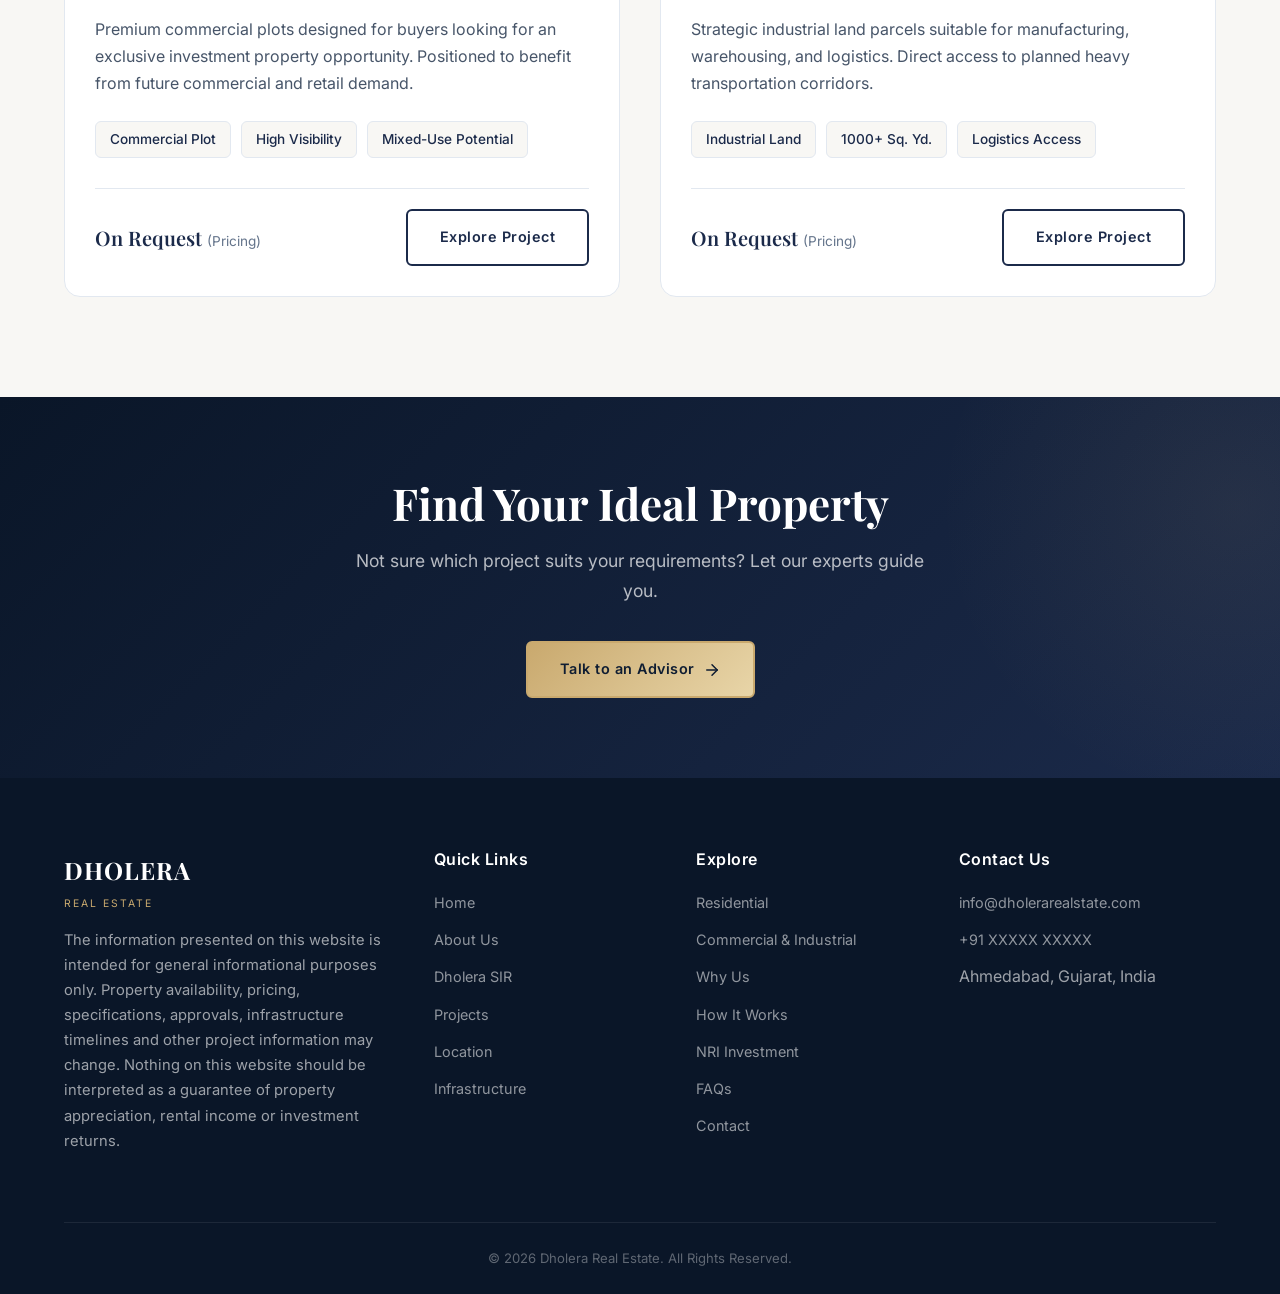
<file: projects.html>
<!DOCTYPE html>
<html lang="en">
<head>
  <meta charset="UTF-8">
  <meta name="viewport" content="width=device-width, initial-scale=1.0">
  <title>Our Projects — Dholera Real Estate | Premium Plotted Developments</title>
  <meta name="description" content="Explore our portfolio of premium plotted developments and property opportunities across the Dholera region. Residential, commercial, and industrial projects.">

  <!-- Google Fonts -->
  <link rel="preconnect" href="https://fonts.googleapis.com">
  <link rel="preconnect" href="https://fonts.gstatic.com" crossorigin>
  <link href="https://fonts.googleapis.com/css2?family=Inter:wght@300;400;500;600;700&family=Playfair+Display:wght@400;500;600;700&display=swap" rel="stylesheet">

  <!-- Stylesheet -->
  <link rel="stylesheet" href="css/style.css">
  <link rel="stylesheet" href="css/projects.css">
</head>
<body>

  <!-- ============ NAVIGATION ============ -->
  <nav class="navbar scrolled" id="navbar">
    <div class="container">
      <a href="index.html" class="logo">
        <img src="images/golden%20key%20png.png" alt="Logo" class="logo-icon-img">
        <div>
          <div class="logo-text">DHOLERA</div>
          <div class="logo-subtitle">Real Estate</div>
        </div>
      </a>

      <div class="nav-links" id="navLinks">
        <a href="index.html">Home</a>
        <a href="about.html">About Us</a>
        <a href="why-dholera.html">Dholera SIR</a>
        <a href="projects.html">Projects</a>
        <a href="why-choose-us.html">Why Us</a>
        <a href="faqs.html">FAQs</a>
        <a href="contact.html">Contact</a>
      </div>

      <div class="nav-cta">
        <a href="#" class="btn btn-gold">
          Book a Site Visit
          <svg viewBox="0 0 24 24" fill="none" stroke="currentColor" stroke-width="2" stroke-linecap="round" stroke-linejoin="round"><line x1="5" y1="12" x2="19" y2="12"/><polyline points="12 5 19 12 12 19"/></svg>
        </a>
      </div>

      <div class="hamburger" id="hamburger">
        <span></span><span></span><span></span>
      </div>
    </div>
  </nav>

  <!-- ============ PAGE HEADER ============ -->
  <section class="projects-page-header">
    <div class="container">
      <span class="section-label" style="color:var(--gold-light);">Our Portfolio</span>
      <h1>Featured Developments</h1>
      <p>
        Explore our curated selection of premium plotted developments and property opportunities 
        across the Dholera Special Investment Region.
      </p>
    </div>
  </section>

  <!-- ============ PROJECTS CONTENT ============ -->
  <section class="projects-content">
    <div class="container">
      
      <!-- Filters -->
      <div class="project-filters reveal">
        <button class="filter-btn active">All Projects</button>
        <button class="filter-btn">Residential</button>
        <button class="filter-btn">Commercial</button>
        <button class="filter-btn">Industrial</button>
      </div>

      <!-- Projects Grid -->
      <div class="projects-page-grid stagger">
        
        <!-- Project 1: The Grand Habitat -->
        <div class="project-large-card reveal">
          <div class="project-large-image">
            <img src="images/project-grand-habitat.jpg" alt="The Grand Habitat">
            <div class="project-status">Available</div>
            <div class="project-large-overlay">
              <h3>The Grand Habitat</h3>
              <div class="project-location">
                <svg viewBox="0 0 24 24" fill="none" stroke="currentColor" stroke-width="2" stroke-linecap="round" stroke-linejoin="round"><path d="M21 10c0 7-9 13-9 13s-9-6-9-13a9 9 0 0 1 18 0z"/><circle cx="12" cy="10" r="3"/></svg>
                TP-1, Dholera SIR
              </div>
            </div>
          </div>
          <div class="project-large-body">
            <p>
              Planned residential plots with convenient access and thoughtfully designed layouts. 
              Ideal for building a future home or as a long-term investment in Dholera's premium residential zone.
            </p>
            <div class="project-tags">
              <span class="project-tag">Residential Plot</span>
              <span class="project-tag">200 - 500 Sq. Yd.</span>
              <span class="project-tag">Clubhouse Access</span>
            </div>
            <div class="project-large-footer">
              <div class="project-price">
                On Request <span>(Pricing)</span>
              </div>
              <a href="#" class="btn btn-outline">Explore Project</a>
            </div>
          </div>
        </div>

        <!-- Project 2: Horizon Greens -->
        <div class="project-large-card reveal">
          <div class="project-large-image">
            <img src="images/project-horizon-greens.jpg" alt="Horizon Greens">
            <div class="project-status">Available</div>
            <div class="project-large-overlay">
              <h3>Horizon Greens</h3>
              <div class="project-location">
                <svg viewBox="0 0 24 24" fill="none" stroke="currentColor" stroke-width="2" stroke-linecap="round" stroke-linejoin="round"><path d="M21 10c0 7-9 13-9 13s-9-6-9-13a9 9 0 0 1 18 0z"/><circle cx="12" cy="10" r="3"/></svg>
                TP-2, Dholera SIR
              </div>
            </div>
          </div>
          <div class="project-large-body">
            <p>
              A growth-focused development for buyers seeking long-term land ownership. 
              Surrounded by planned green spaces and offering excellent connectivity to the central spine road.
            </p>
            <div class="project-tags">
              <span class="project-tag">Premium Residential</span>
              <span class="project-tag">300 - 800 Sq. Yd.</span>
              <span class="project-tag">Green Surroundings</span>
            </div>
            <div class="project-large-footer">
              <div class="project-price">
                On Request <span>(Pricing)</span>
              </div>
              <a href="#" class="btn btn-outline">Explore Project</a>
            </div>
          </div>
        </div>

        <!-- Project 3: Urban Edge -->
        <div class="project-large-card reveal">
          <div class="project-large-image">
            <img src="images/project-urban-edge.jpg" alt="Urban Edge">
            <div class="project-status launching">Launching Soon</div>
            <div class="project-large-overlay">
              <h3>Urban Edge</h3>
              <div class="project-location">
                <svg viewBox="0 0 24 24" fill="none" stroke="currentColor" stroke-width="2" stroke-linecap="round" stroke-linejoin="round"><path d="M21 10c0 7-9 13-9 13s-9-6-9-13a9 9 0 0 1 18 0z"/><circle cx="12" cy="10" r="3"/></svg>
                Commercial Zone, Dholera SIR
              </div>
            </div>
          </div>
          <div class="project-large-body">
            <p>
              Premium commercial plots designed for buyers looking for an exclusive investment property opportunity. 
              Positioned to benefit from future commercial and retail demand.
            </p>
            <div class="project-tags">
              <span class="project-tag">Commercial Plot</span>
              <span class="project-tag">High Visibility</span>
              <span class="project-tag">Mixed-Use Potential</span>
            </div>
            <div class="project-large-footer">
              <div class="project-price">
                On Request <span>(Pricing)</span>
              </div>
              <a href="#" class="btn btn-outline">Explore Project</a>
            </div>
          </div>
        </div>

        <!-- Project 4: Industrial Gateway -->
        <div class="project-large-card reveal">
          <div class="project-large-image">
            <!-- Using hero-bg as placeholder since image generation failed -->
            <img src="images/hero-bg.jpg" alt="Industrial Gateway">
            <div class="project-status">Limited Availability</div>
            <div class="project-large-overlay">
              <h3>Industrial Gateway</h3>
              <div class="project-location">
                <svg viewBox="0 0 24 24" fill="none" stroke="currentColor" stroke-width="2" stroke-linecap="round" stroke-linejoin="round"><path d="M21 10c0 7-9 13-9 13s-9-6-9-13a9 9 0 0 1 18 0z"/><circle cx="12" cy="10" r="3"/></svg>
                Industrial Zone, Dholera SIR
              </div>
            </div>
          </div>
          <div class="project-large-body">
            <p>
              Strategic industrial land parcels suitable for manufacturing, warehousing, and logistics. 
              Direct access to planned heavy transportation corridors.
            </p>
            <div class="project-tags">
              <span class="project-tag">Industrial Land</span>
              <span class="project-tag">1000+ Sq. Yd.</span>
              <span class="project-tag">Logistics Access</span>
            </div>
            <div class="project-large-footer">
              <div class="project-price">
                On Request <span>(Pricing)</span>
              </div>
              <a href="#" class="btn btn-outline">Explore Project</a>
            </div>
          </div>
        </div>

      </div>
    </div>
  </section>

  <!-- ============ FINAL CTA ============ -->
  <section class="cta-section">
    <div class="container">
      <h2 class="reveal">Find Your Ideal Property</h2>
      <p class="reveal">
        Not sure which project suits your requirements? Let our experts guide you.
      </p>
      <div class="cta-buttons reveal">
        <a href="#" class="btn btn-gold">
          Talk to an Advisor
          <svg viewBox="0 0 24 24" fill="none" stroke="currentColor" stroke-width="2" stroke-linecap="round" stroke-linejoin="round"><line x1="5" y1="12" x2="19" y2="12"/><polyline points="12 5 19 12 12 19"/></svg>
        </a>
      </div>
    </div>
  </section>

  <!-- ============ FOOTER ============ -->
    <footer class="footer">
    <div class="container">
      <div class="footer-grid">
        <div class="footer-brand">
          <div class="logo-text">DHOLERA</div>
          <span class="logo-subtitle">Real Estate</span>
          <p>The information presented on this website is intended for general informational purposes only. Property availability, pricing, specifications, approvals, infrastructure timelines and other project information may change. Nothing on this website should be interpreted as a guarantee of property appreciation, rental income or investment returns.</p>
        </div>
        <div class="footer-col">
          <h4>Quick Links</h4>
          <ul>
            <li><a href="index.html">Home</a></li>
            <li><a href="about.html">About Us</a></li>
            <li><a href="why-dholera.html">Dholera SIR</a></li>
            <li><a href="projects.html">Projects</a></li>
            <li><a href="location.html">Location</a></li>
            <li><a href="infrastructure.html">Infrastructure</a></li>
          </ul>
        </div>
        <div class="footer-col">
          <h4>Explore</h4>
          <ul>
            <li><a href="residential.html">Residential</a></li>
            <li><a href="commercial-industrial.html">Commercial & Industrial</a></li>
            <li><a href="why-choose-us.html">Why Us</a></li>
            <li><a href="how-it-works.html">How It Works</a></li>
            <li><a href="nri.html">NRI Investment</a></li>
            <li><a href="faqs.html">FAQs</a></li>
            <li><a href="contact.html">Contact</a></li>
          </ul>
        </div>
        <div class="footer-col">
          <h4>Contact Us</h4>
          <ul>
            <li><a href="mailto:info@dholerarealstate.com">info@dholerarealstate.com</a></li>
            <li><a href="tel:+91XXXXXXXXXX">+91 XXXXX XXXXX</a></li>
            <li>Ahmedabad, Gujarat, India</li>
          </ul>
        </div>
      </div>
      <div class="footer-bottom">
        <p>© 2026 Dholera Real Estate. All Rights Reserved.</p>
      </div>
    </div>
  </footer>

  <script src="js/main.js"></script>
</body>
</html>
</file>
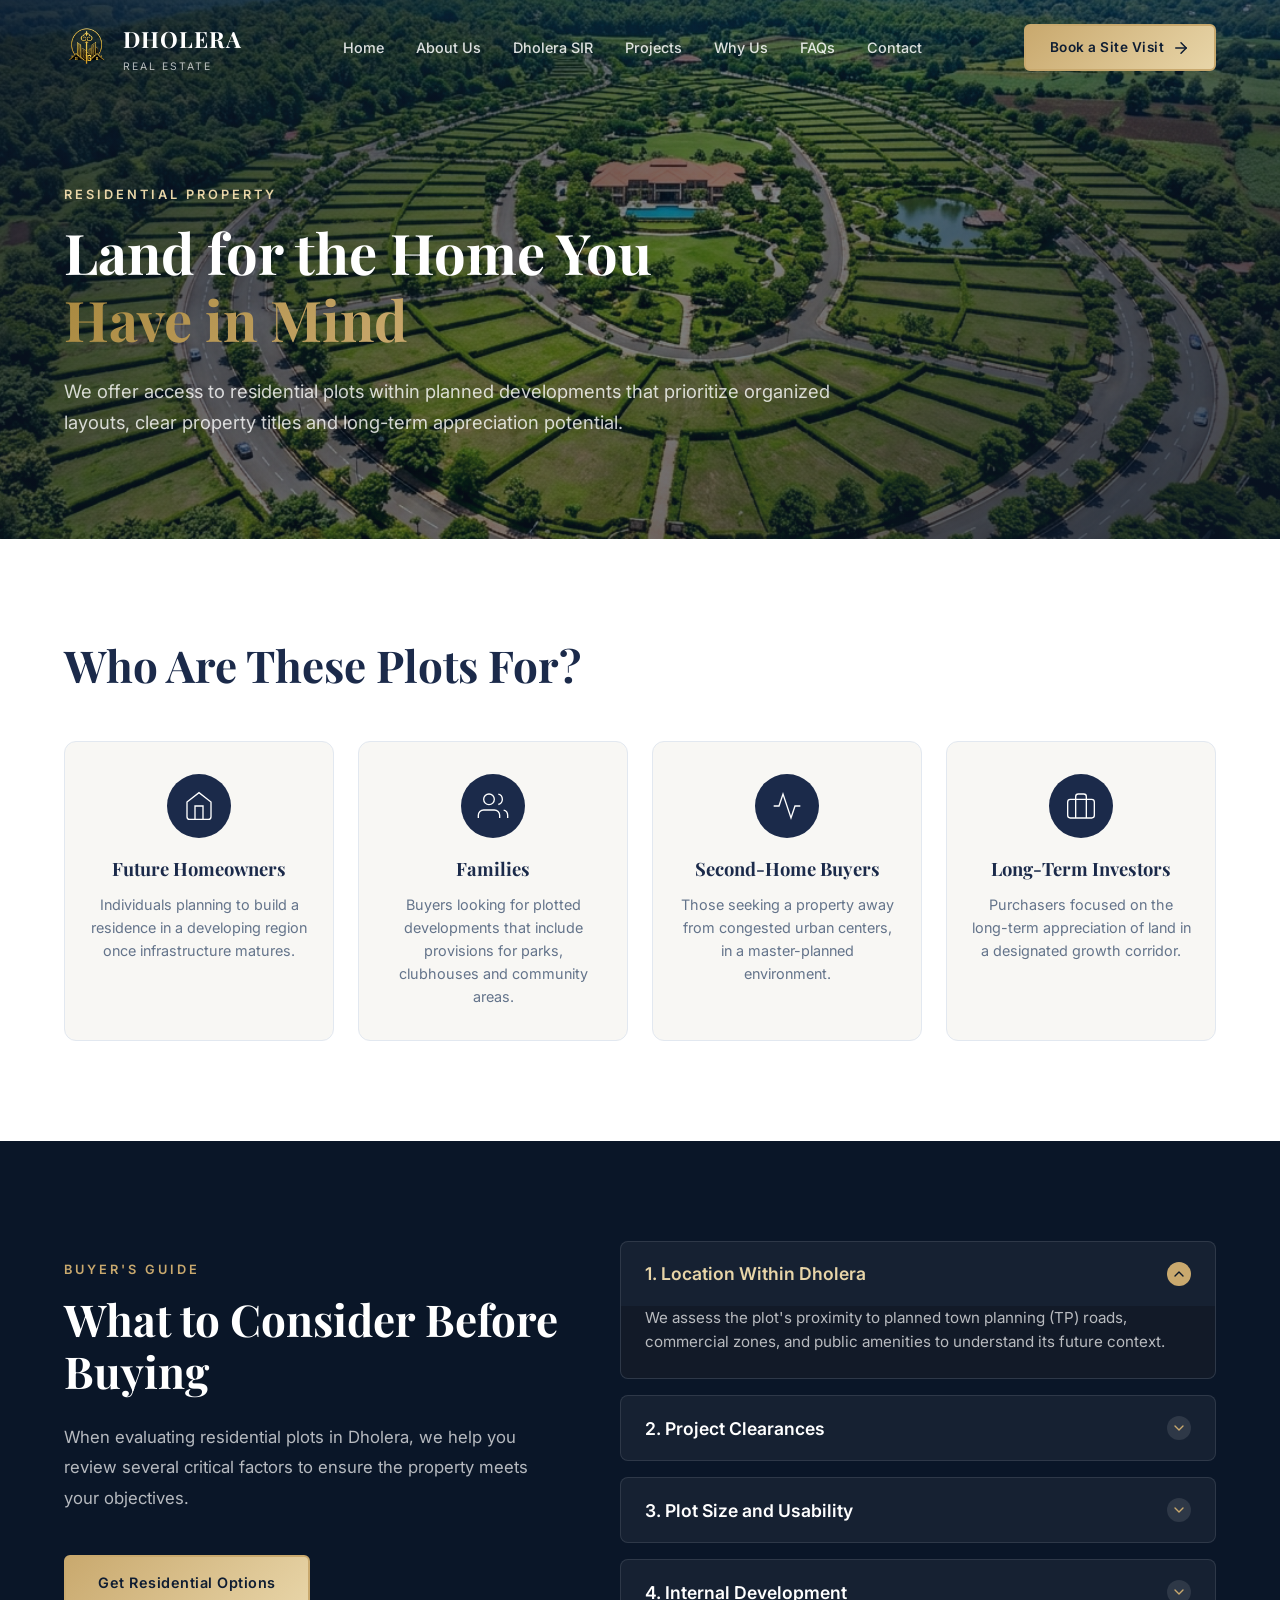
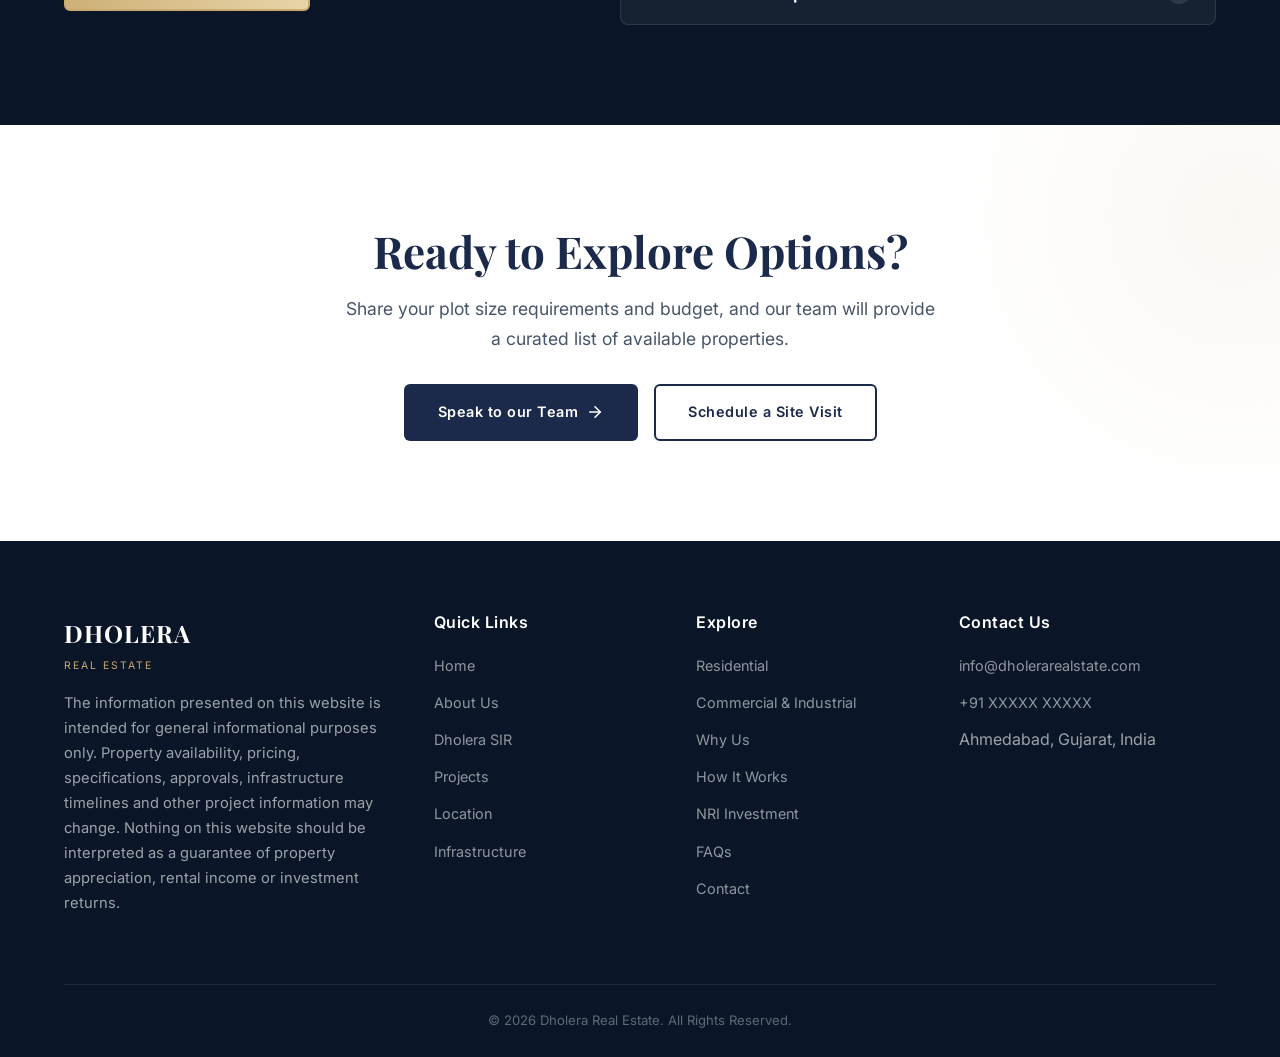
<file: residential.html>
<!DOCTYPE html>
<html lang="en">
<head>
  <meta charset="UTF-8">
  <meta name="viewport" content="width=device-width, initial-scale=1.0">
  <title>Residential Plots in Dholera SIR | Dholera Real Estate</title>
  <meta name="description" content="Premium residential plots in Dholera SIR. Organized layouts, clear property titles, and long-term appreciation potential for future homeowners and investors.">

  <!-- Google Fonts -->
  <link rel="preconnect" href="https://fonts.googleapis.com">
  <link rel="preconnect" href="https://fonts.gstatic.com" crossorigin>
  <link href="https://fonts.googleapis.com/css2?family=Inter:wght@300;400;500;600;700&family=Playfair+Display:wght@400;500;600;700&display=swap" rel="stylesheet">

  <!-- Stylesheet -->
  <link rel="stylesheet" href="css/style.css">
  <link rel="stylesheet" href="css/residential.css">
</head>
<body>

  <!-- ============ NAVIGATION ============ -->
  <nav class="navbar scrolled" id="navbar">
    <div class="container">
      <a href="index.html" class="logo">
        <img src="images/golden%20key%20png.png" alt="Logo" class="logo-icon-img">
        <div>
          <div class="logo-text">DHOLERA</div>
          <div class="logo-subtitle">Real Estate</div>
        </div>
      </a>

      <div class="nav-links" id="navLinks">
        <a href="index.html">Home</a>
        <a href="about.html">About Us</a>
        <a href="why-dholera.html">Dholera SIR</a>
        <a href="projects.html">Projects</a>
        <a href="why-choose-us.html">Why Us</a>
        <a href="faqs.html">FAQs</a>
        <a href="contact.html">Contact</a>
      </div>

      <div class="nav-cta">
        <a href="#" class="btn btn-gold">
          Book a Site Visit
          <svg viewBox="0 0 24 24" fill="none" stroke="currentColor" stroke-width="2" stroke-linecap="round" stroke-linejoin="round"><line x1="5" y1="12" x2="19" y2="12"/><polyline points="12 5 19 12 12 19"/></svg>
        </a>
      </div>

      <div class="hamburger" id="hamburger">
        <span></span><span></span><span></span>
      </div>
    </div>
  </nav>

  <!-- ============ PAGE HERO BANNER ============ -->
  <section class="page-hero">
    <div class="page-hero-bg">
      <img src="images/project-horizon-greens.jpg" alt="Green residential land in Dholera">
    </div>
    <div class="page-hero-overlay"></div>
    <div class="container">
      <div class="page-hero-content">
        <span class="section-label" style="color:var(--gold-light);">Residential Property</span>
        <h1>Land for the Home You<br><span class="gold-text">Have in Mind</span></h1>
        <p>
          We offer access to residential plots within planned developments that prioritize 
          organized layouts, clear property titles and long-term appreciation potential.
        </p>
      </div>
    </div>
  </section>

  <!-- ============ PERSONAS SECTION ============ -->
  <section class="personas-section">
    <div class="container">
      <div class="text-center">
        <h2 class="reveal">Who Are These Plots For?</h2>
      </div>

      <div class="personas-grid stagger">
        <!-- Persona 1 -->
        <div class="persona-card reveal">
          <div class="persona-icon">
            <svg viewBox="0 0 24 24"><path d="M3 9l9-7 9 7v11a2 2 0 0 1-2 2H5a2 2 0 0 1-2-2z"/><polyline points="9 22 9 12 15 12 15 22"/></svg>
          </div>
          <h3>Future Homeowners</h3>
          <p>Individuals planning to build a residence in a developing region once infrastructure matures.</p>
        </div>

        <!-- Persona 2 -->
        <div class="persona-card reveal">
          <div class="persona-icon">
            <svg viewBox="0 0 24 24"><path d="M17 21v-2a4 4 0 0 0-4-4H5a4 4 0 0 0-4 4v2"/><circle cx="9" cy="7" r="4"/><path d="M23 21v-2a4 4 0 0 0-3-3.87"/><path d="M16 3.13a4 4 0 0 1 0 7.75"/></svg>
          </div>
          <h3>Families</h3>
          <p>Buyers looking for plotted developments that include provisions for parks, clubhouses and community areas.</p>
        </div>

        <!-- Persona 3 -->
        <div class="persona-card reveal">
          <div class="persona-icon">
            <svg viewBox="0 0 24 24"><path d="M22 12h-4l-3 9L9 3l-3 9H2"/></svg>
          </div>
          <h3>Second-Home Buyers</h3>
          <p>Those seeking a property away from congested urban centers, in a master-planned environment.</p>
        </div>

        <!-- Persona 4 -->
        <div class="persona-card reveal">
          <div class="persona-icon">
            <svg viewBox="0 0 24 24"><rect x="2" y="7" width="20" height="14" rx="2" ry="2"/><path d="M16 21V5a2 2 0 0 0-2-2h-4a2 2 0 0 0-2 2v16"/></svg>
          </div>
          <h3>Long-Term Investors</h3>
          <p>Purchasers focused on the long-term appreciation of land in a designated growth corridor.</p>
        </div>
      </div>
    </div>
  </section>

  <!-- ============ WHAT TO CONSIDER (ACCORDION) ============ -->
  <section class="consider-section">
    <div class="container">
      <div class="consider-grid">
        
        <div class="consider-text reveal-left">
          <span class="section-label">Buyer's Guide</span>
          <h2>What to Consider Before Buying</h2>
          <p>
            When evaluating residential plots in Dholera, we help you review several critical factors to ensure the property meets your objectives.
          </p>
          <a href="#" class="btn btn-gold" style="margin-top: 10px;">
            Get Residential Options
          </a>
        </div>

        <div class="accordion stagger reveal-right">
          
          <div class="accordion-item active reveal">
            <button class="accordion-header">
              1. Location Within Dholera
              <span class="accordion-icon"><svg viewBox="0 0 24 24" fill="none" stroke-width="2" stroke-linecap="round" stroke-linejoin="round"><polyline points="6 9 12 15 18 9"/></svg></span>
            </button>
            <div class="accordion-content" style="max-height: 200px;">
              <div class="accordion-content-inner">
                We assess the plot's proximity to planned town planning (TP) roads, commercial zones, and public amenities to understand its future context.
              </div>
            </div>
          </div>

          <div class="accordion-item reveal">
            <button class="accordion-header">
              2. Project Clearances
              <span class="accordion-icon"><svg viewBox="0 0 24 24" fill="none" stroke-width="2" stroke-linecap="round" stroke-linejoin="round"><polyline points="6 9 12 15 18 9"/></svg></span>
            </button>
            <div class="accordion-content">
              <div class="accordion-content-inner">
                We verify that the development has obtained necessary NA (Non-Agricultural) approvals, plan passes, and RERA registration where applicable.
              </div>
            </div>
          </div>

          <div class="accordion-item reveal">
            <button class="accordion-header">
              3. Plot Size and Usability
              <span class="accordion-icon"><svg viewBox="0 0 24 24" fill="none" stroke-width="2" stroke-linecap="round" stroke-linejoin="round"><polyline points="6 9 12 15 18 9"/></svg></span>
            </button>
            <div class="accordion-content">
              <div class="accordion-content-inner">
                Reviewing the dimensions, FSI (Floor Space Index) allowances, and internal road widths to ensure the plot supports your intended construction.
              </div>
            </div>
          </div>

          <div class="accordion-item reveal">
            <button class="accordion-header">
              4. Internal Development
              <span class="accordion-icon"><svg viewBox="0 0 24 24" fill="none" stroke-width="2" stroke-linecap="round" stroke-linejoin="round"><polyline points="6 9 12 15 18 9"/></svg></span>
            </button>
            <div class="accordion-content">
              <div class="accordion-content-inner">
                Checking the developer's timeline for providing basic infrastructure within the project, such as internal paving, water connections, and boundary walls.
              </div>
            </div>
          </div>

        </div>
      </div>
    </div>
  </section>

  <!-- ============ FINAL CTA ============ -->
  <section class="cta-section" style="background:var(--white); padding:100px 0;">
    <div class="container text-center">
      <h2 class="reveal" style="color:var(--navy);">Ready to Explore Options?</h2>
      <p class="reveal" style="color:var(--gray-600); max-width:600px; margin:0 auto 30px;">
        Share your plot size requirements and budget, and our team will provide a curated list of available properties.
      </p>
      <div class="cta-buttons reveal">
        <a href="#" class="btn btn-navy" style="background:var(--navy); color:var(--white);">
          Speak to our Team
          <svg viewBox="0 0 24 24" fill="none" stroke="currentColor" stroke-width="2" stroke-linecap="round" stroke-linejoin="round"><line x1="5" y1="12" x2="19" y2="12"/><polyline points="12 5 19 12 12 19"/></svg>
        </a>
        <a href="#" class="btn btn-outline" style="border-color:var(--navy); color:var(--navy);">Schedule a Site Visit</a>
      </div>
    </div>
  </section>

  <!-- ============ FOOTER ============ -->
    <footer class="footer">
    <div class="container">
      <div class="footer-grid">
        <div class="footer-brand">
          <div class="logo-text">DHOLERA</div>
          <span class="logo-subtitle">Real Estate</span>
          <p>The information presented on this website is intended for general informational purposes only. Property availability, pricing, specifications, approvals, infrastructure timelines and other project information may change. Nothing on this website should be interpreted as a guarantee of property appreciation, rental income or investment returns.</p>
        </div>
        <div class="footer-col">
          <h4>Quick Links</h4>
          <ul>
            <li><a href="index.html">Home</a></li>
            <li><a href="about.html">About Us</a></li>
            <li><a href="why-dholera.html">Dholera SIR</a></li>
            <li><a href="projects.html">Projects</a></li>
            <li><a href="location.html">Location</a></li>
            <li><a href="infrastructure.html">Infrastructure</a></li>
          </ul>
        </div>
        <div class="footer-col">
          <h4>Explore</h4>
          <ul>
            <li><a href="residential.html">Residential</a></li>
            <li><a href="commercial-industrial.html">Commercial & Industrial</a></li>
            <li><a href="why-choose-us.html">Why Us</a></li>
            <li><a href="how-it-works.html">How It Works</a></li>
            <li><a href="nri.html">NRI Investment</a></li>
            <li><a href="faqs.html">FAQs</a></li>
            <li><a href="contact.html">Contact</a></li>
          </ul>
        </div>
        <div class="footer-col">
          <h4>Contact Us</h4>
          <ul>
            <li><a href="mailto:info@dholerarealstate.com">info@dholerarealstate.com</a></li>
            <li><a href="tel:+91XXXXXXXXXX">+91 XXXXX XXXXX</a></li>
            <li>Ahmedabad, Gujarat, India</li>
          </ul>
        </div>
      </div>
      <div class="footer-bottom">
        <p>© 2026 Dholera Real Estate. All Rights Reserved.</p>
      </div>
    </div>
  </footer>

  <script src="js/main.js"></script>
</body>
</html>
</file>
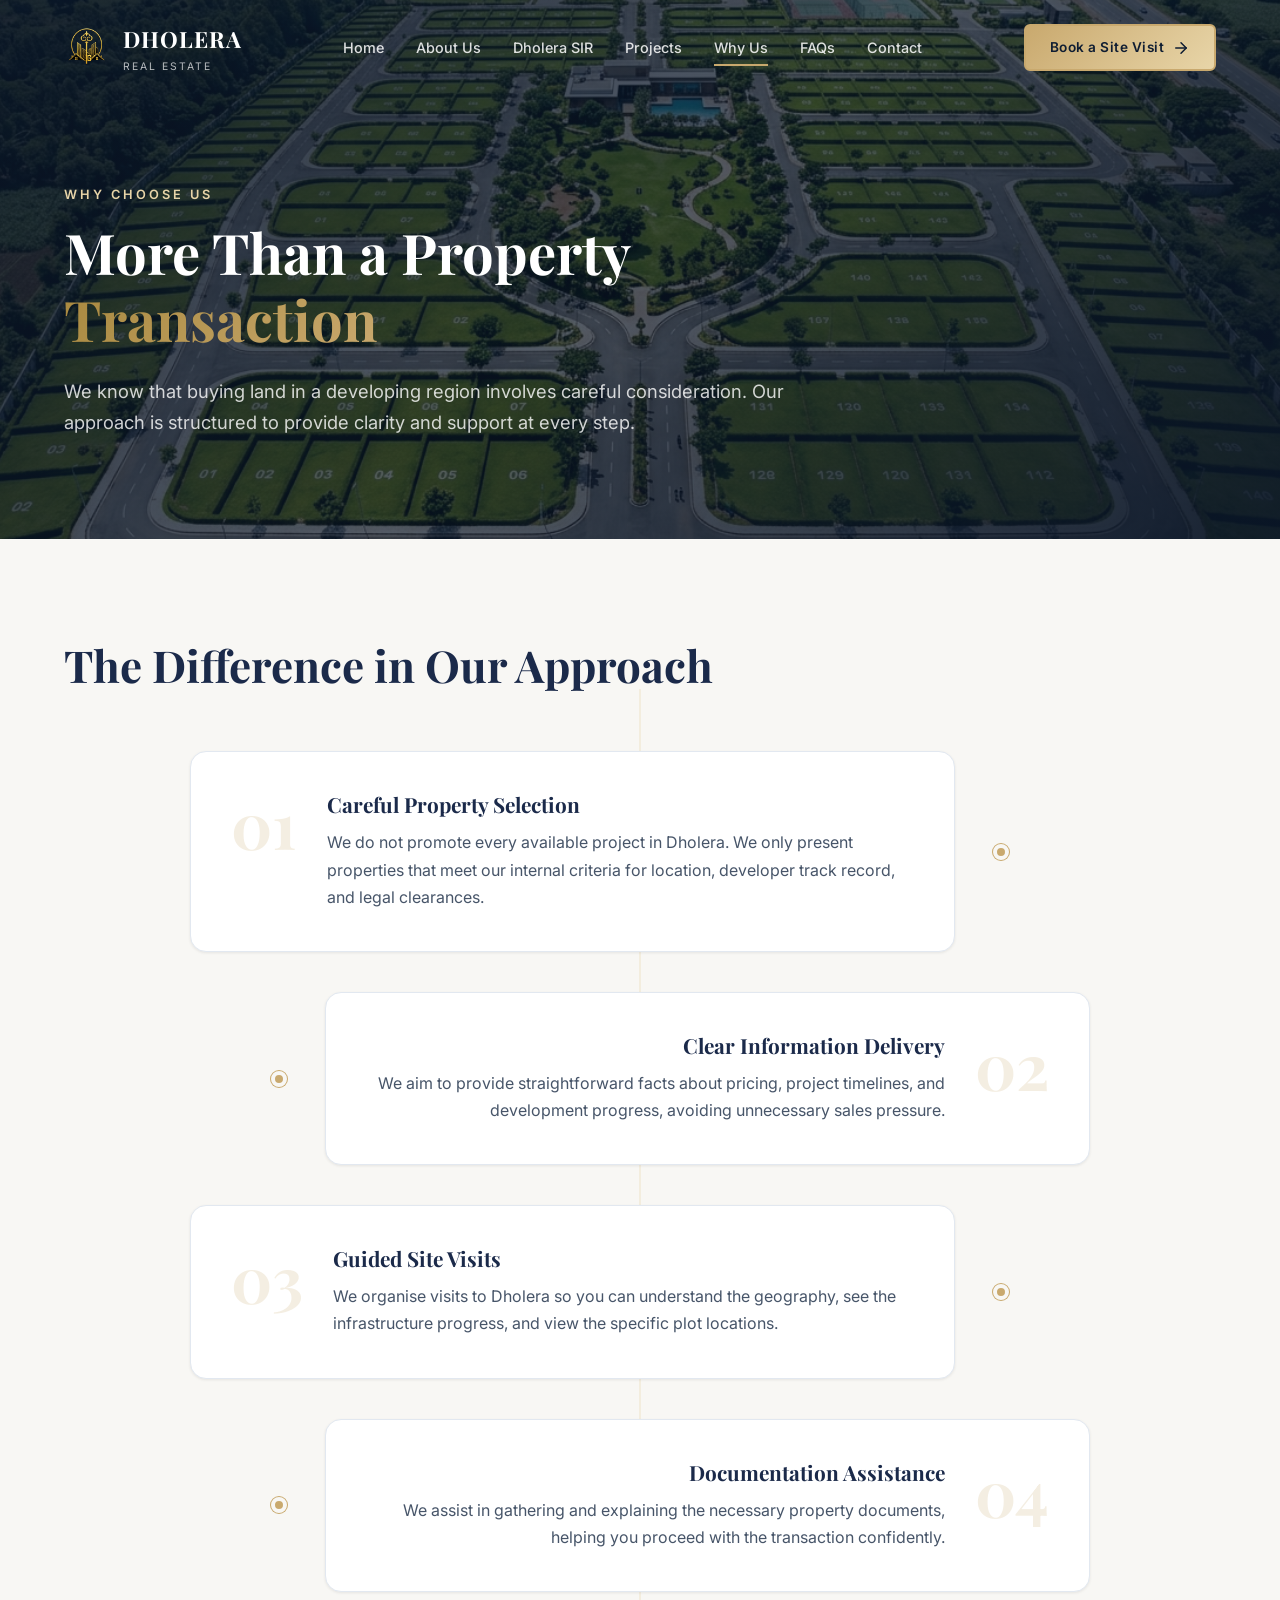
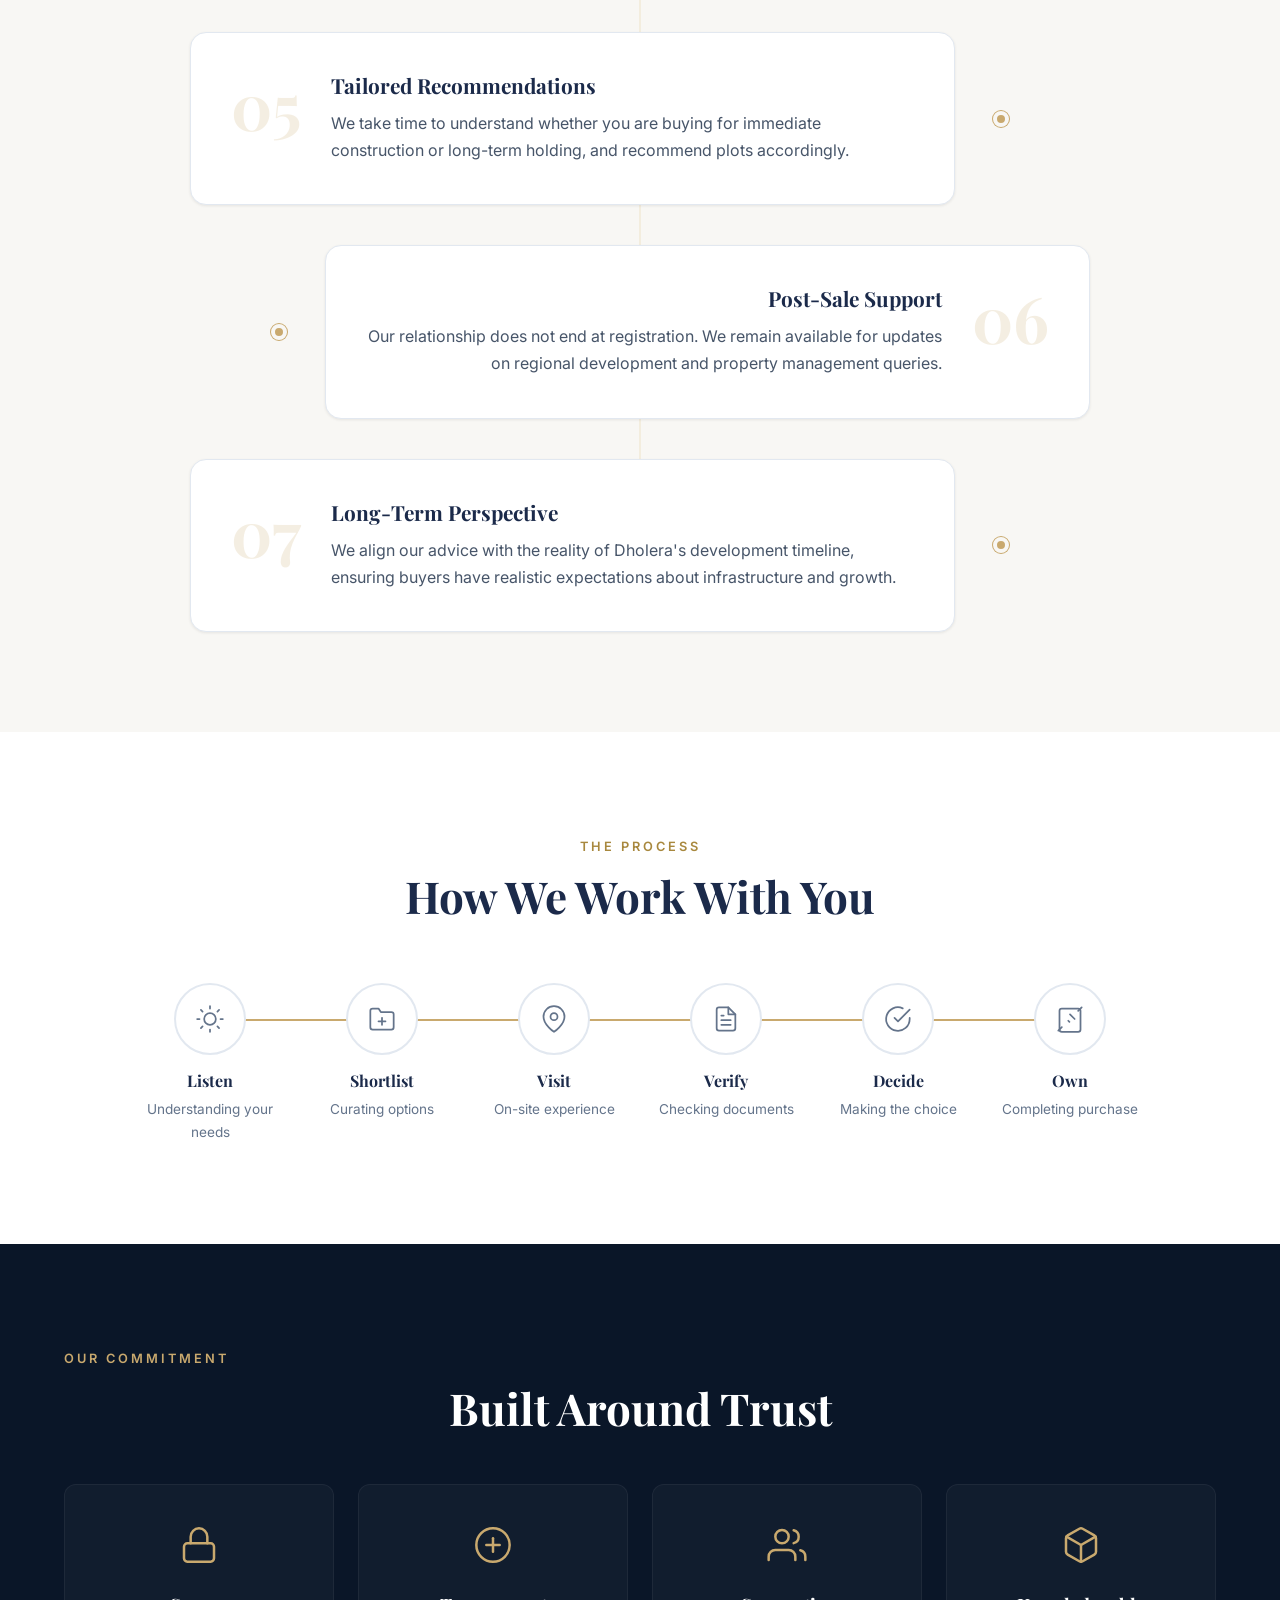
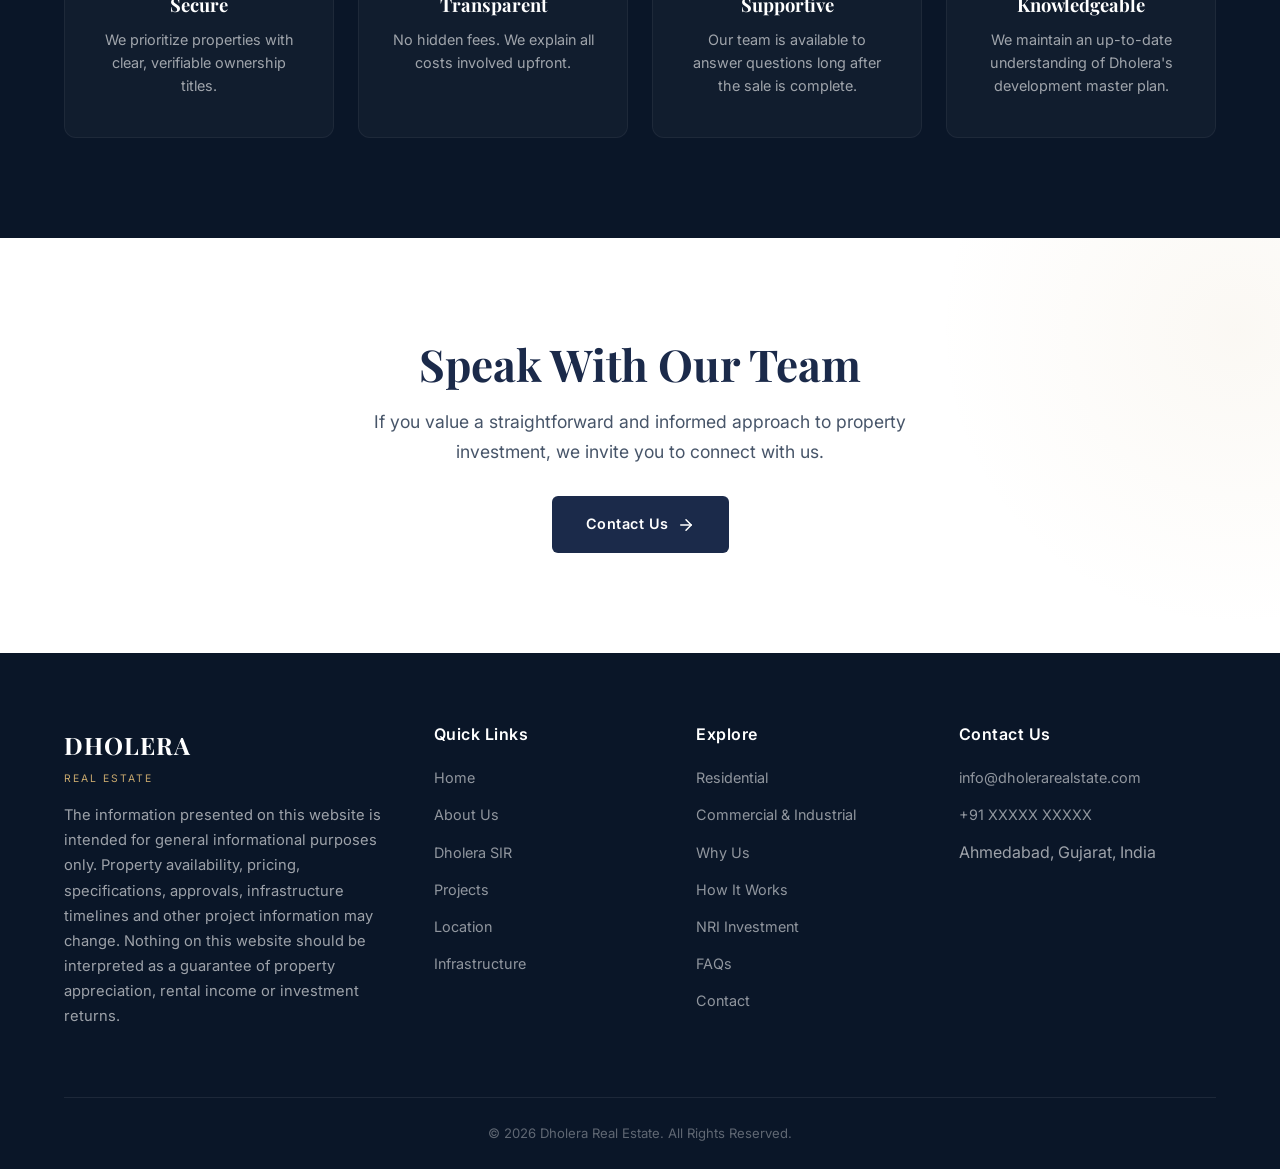
<file: why-choose-us.html>
<!DOCTYPE html>
<html lang="en">
<head>
  <meta charset="UTF-8">
  <meta name="viewport" content="width=device-width, initial-scale=1.0">
  <title>Why Choose Us | Dholera Real Estate</title>
  <meta name="description" content="Discover why buyers trust Dholera Real Estate. A property buying experience built around clear communication, careful property selection, and long-term support.">

  <!-- Google Fonts -->
  <link rel="preconnect" href="https://fonts.googleapis.com">
  <link rel="preconnect" href="https://fonts.gstatic.com" crossorigin>
  <link href="https://fonts.googleapis.com/css2?family=Inter:wght@300;400;500;600;700&family=Playfair+Display:wght@400;500;600;700&display=swap" rel="stylesheet">

  <!-- Stylesheet -->
  <link rel="stylesheet" href="css/style.css">
  <link rel="stylesheet" href="css/why-choose-us.css">
</head>
<body>

  <!-- ============ NAVIGATION ============ -->
  <nav class="navbar scrolled" id="navbar">
    <div class="container">
      <a href="index.html" class="logo">
        <img src="images/golden%20key%20png.png" alt="Logo" class="logo-icon-img">
        <div>
          <div class="logo-text">DHOLERA</div>
          <div class="logo-subtitle">Real Estate</div>
        </div>
      </a>

      <div class="nav-links" id="navLinks">
        <a href="index.html">Home</a>
        <a href="about.html">About Us</a>
        <a href="why-dholera.html">Dholera SIR</a>
        <a href="projects.html">Projects</a>
        <a href="why-choose-us.html">Why Us</a>
        <a href="faqs.html">FAQs</a>
        <a href="contact.html">Contact</a>
      </div>

      <div class="nav-cta">
        <a href="#" class="btn btn-gold">
          Book a Site Visit
          <svg viewBox="0 0 24 24" fill="none" stroke="currentColor" stroke-width="2" stroke-linecap="round" stroke-linejoin="round"><line x1="5" y1="12" x2="19" y2="12"/><polyline points="12 5 19 12 12 19"/></svg>
        </a>
      </div>

      <div class="hamburger" id="hamburger">
        <span></span><span></span><span></span>
      </div>
    </div>
  </nav>

  <!-- ============ PAGE HERO BANNER ============ -->
  <section class="page-hero">
    <div class="page-hero-bg">
      <img src="images/project-grand-habitat.jpg" alt="Dholera property development">
    </div>
    <div class="page-hero-overlay"></div>
    <div class="container">
      <div class="page-hero-content">
        <span class="section-label" style="color:var(--gold-light);">Why Choose Us</span>
        <h1>More Than a Property<br><span class="gold-text">Transaction</span></h1>
        <p>
          We know that buying land in a developing region involves careful consideration. 
          Our approach is structured to provide clarity and support at every step.
        </p>
      </div>
    </div>
  </section>

  <!-- ============ THE DIFFERENCE (STAGGERED) ============ -->
  <section class="difference-section">
    <div class="container">
      <div class="text-center">
        <h2 class="reveal">The Difference in Our Approach</h2>
      </div>

      <div class="diff-stagger-container">
        
        <div class="diff-step-card reveal">
          <div class="diff-step-num">01</div>
          <div class="diff-step-content">
            <h3>Careful Property Selection</h3>
            <p>We do not promote every available project in Dholera. We only present properties that meet our internal criteria for location, developer track record, and legal clearances.</p>
          </div>
        </div>

        <div class="diff-step-card reveal">
          <div class="diff-step-num">02</div>
          <div class="diff-step-content">
            <h3>Clear Information Delivery</h3>
            <p>We aim to provide straightforward facts about pricing, project timelines, and development progress, avoiding unnecessary sales pressure.</p>
          </div>
        </div>

        <div class="diff-step-card reveal">
          <div class="diff-step-num">03</div>
          <div class="diff-step-content">
            <h3>Guided Site Visits</h3>
            <p>We organise visits to Dholera so you can understand the geography, see the infrastructure progress, and view the specific plot locations.</p>
          </div>
        </div>

        <div class="diff-step-card reveal">
          <div class="diff-step-num">04</div>
          <div class="diff-step-content">
            <h3>Documentation Assistance</h3>
            <p>We assist in gathering and explaining the necessary property documents, helping you proceed with the transaction confidently.</p>
          </div>
        </div>

        <div class="diff-step-card reveal">
          <div class="diff-step-num">05</div>
          <div class="diff-step-content">
            <h3>Tailored Recommendations</h3>
            <p>We take time to understand whether you are buying for immediate construction or long-term holding, and recommend plots accordingly.</p>
          </div>
        </div>

        <div class="diff-step-card reveal">
          <div class="diff-step-num">06</div>
          <div class="diff-step-content">
            <h3>Post-Sale Support</h3>
            <p>Our relationship does not end at registration. We remain available for updates on regional development and property management queries.</p>
          </div>
        </div>

        <div class="diff-step-card reveal">
          <div class="diff-step-num">07</div>
          <div class="diff-step-content">
            <h3>Long-Term Perspective</h3>
            <p>We align our advice with the reality of Dholera's development timeline, ensuring buyers have realistic expectations about infrastructure and growth.</p>
          </div>
        </div>

      </div>
    </div>
  </section>

  <!-- ============ BUYING PROCESS ============ -->
  <section class="buying-process-section">
    <div class="container">
      <span class="section-label reveal">The Process</span>
      <h2 class="reveal">How We Work With You</h2>

      <div class="process-pipeline reveal">
        
        <div class="pipeline-node">
          <div class="node-icon">
            <svg viewBox="0 0 24 24" fill="none" stroke-width="1.5" stroke-linecap="round" stroke-linejoin="round"><path d="M12 1v2M12 21v2M4.22 4.22l1.42 1.42M18.36 18.36l1.42 1.42M1 12h2M21 12h2M4.22 19.78l1.42-1.42M18.36 5.64l1.42-1.42M12 12m-5 0a5 5 0 1 1 10 0a5 5 0 1 1 -10 0"/></svg>
          </div>
          <h4>Listen</h4>
          <p style="font-size: 0.85rem; color: var(--gray-500);">Understanding your needs</p>
        </div>

        <div class="pipeline-node">
          <div class="node-icon">
            <svg viewBox="0 0 24 24" fill="none" stroke-width="1.5" stroke-linecap="round" stroke-linejoin="round"><path d="M22 19a2 2 0 0 1-2 2H4a2 2 0 0 1-2-2V5a2 2 0 0 1 2-2h5l2 3h9a2 2 0 0 1 2 2z"/><line x1="9" y1="14" x2="15" y2="14"/><line x1="12" y1="11" x2="12" y2="17"/></svg>
          </div>
          <h4>Shortlist</h4>
          <p style="font-size: 0.85rem; color: var(--gray-500);">Curating options</p>
        </div>

        <div class="pipeline-node">
          <div class="node-icon">
            <svg viewBox="0 0 24 24" fill="none" stroke-width="1.5" stroke-linecap="round" stroke-linejoin="round"><path d="M21 10c0 7-9 13-9 13s-9-6-9-13a9 9 0 0 1 18 0z"/><circle cx="12" cy="10" r="3"/></svg>
          </div>
          <h4>Visit</h4>
          <p style="font-size: 0.85rem; color: var(--gray-500);">On-site experience</p>
        </div>

        <div class="pipeline-node">
          <div class="node-icon">
            <svg viewBox="0 0 24 24" fill="none" stroke-width="1.5" stroke-linecap="round" stroke-linejoin="round"><path d="M14 2H6a2 2 0 0 0-2 2v16a2 2 0 0 0 2 2h12a2 2 0 0 0 2-2V8z"/><polyline points="14 2 14 8 20 8"/><line x1="16" y1="13" x2="8" y2="13"/><line x1="16" y1="17" x2="8" y2="17"/><polyline points="10 9 9 9 8 9"/></svg>
          </div>
          <h4>Verify</h4>
          <p style="font-size: 0.85rem; color: var(--gray-500);">Checking documents</p>
        </div>

        <div class="pipeline-node">
          <div class="node-icon">
            <svg viewBox="0 0 24 24" fill="none" stroke-width="1.5" stroke-linecap="round" stroke-linejoin="round"><path d="M22 11.08V12a10.09 10.09 0 1 1-5.93-9.14"/><polyline points="22 4 12 14.01 9 11.01"/></svg>
          </div>
          <h4>Decide</h4>
          <p style="font-size: 0.85rem; color: var(--gray-500);">Making the choice</p>
        </div>

        <div class="pipeline-node">
          <div class="node-icon">
            <svg viewBox="0 0 24 24" fill="none" stroke-width="1.5" stroke-linecap="round" stroke-linejoin="round"><path d="M2 22l3-3"/><path d="M22 2l-3 3"/><path d="M12 8l4 4"/><path d="M10.5 13.5l1 1"/><path d="M21 21a2 2 0 0 1-2 2H5a2 2 0 0 1-2-2V5a2 2 0 0 1 2-2h14a2 2 0 0 1 2 2z"/></svg>
          </div>
          <h4>Own</h4>
          <p style="font-size: 0.85rem; color: var(--gray-500);">Completing purchase</p>
        </div>

      </div>
    </div>
  </section>

  <!-- ============ BUILT AROUND TRUST ============ -->
  <section class="trust-section">
    <div class="container">
      <div class="text-center">
        <span class="section-label reveal">Our Commitment</span>
        <h2 class="reveal">Built Around Trust</h2>
      </div>

      <div class="trust-grid stagger">
        <div class="trust-card reveal">
          <div class="trust-icon">
            <svg viewBox="0 0 24 24" fill="none" stroke-width="1.5" stroke-linecap="round" stroke-linejoin="round"><rect x="3" y="11" width="18" height="11" rx="2" ry="2"/><path d="M7 11V7a5 5 0 0 1 10 0v4"/></svg>
          </div>
          <h3>Secure</h3>
          <p>We prioritize properties with clear, verifiable ownership titles.</p>
        </div>

        <div class="trust-card reveal">
          <div class="trust-icon">
            <svg viewBox="0 0 24 24" fill="none" stroke-width="1.5" stroke-linecap="round" stroke-linejoin="round"><circle cx="12" cy="12" r="10"/><line x1="12" y1="8" x2="12" y2="16"/><line x1="8" y1="12" x2="16" y2="12"/></svg>
          </div>
          <h3>Transparent</h3>
          <p>No hidden fees. We explain all costs involved upfront.</p>
        </div>

        <div class="trust-card reveal">
          <div class="trust-icon">
            <svg viewBox="0 0 24 24" fill="none" stroke-width="1.5" stroke-linecap="round" stroke-linejoin="round"><path d="M17 21v-2a4 4 0 0 0-4-4H5a4 4 0 0 0-4 4v2"/><circle cx="9" cy="7" r="4"/><path d="M23 21v-2a4 4 0 0 0-3-3.87"/><path d="M16 3.13a4 4 0 0 1 0 7.75"/></svg>
          </div>
          <h3>Supportive</h3>
          <p>Our team is available to answer questions long after the sale is complete.</p>
        </div>

        <div class="trust-card reveal">
          <div class="trust-icon">
            <svg viewBox="0 0 24 24" fill="none" stroke-width="1.5" stroke-linecap="round" stroke-linejoin="round"><path d="M21 16V8a2 2 0 0 0-1-1.73l-7-4a2 2 0 0 0-2 0l-7 4A2 2 0 0 0 3 8v8a2 2 0 0 0 1 1.73l7 4a2 2 0 0 0 2 0l7-4A2 2 0 0 0 21 16z"/><polyline points="3.27 6.96 12 12.01 20.73 6.96"/><line x1="12" y1="22.08" x2="12" y2="12"/></svg>
          </div>
          <h3>Knowledgeable</h3>
          <p>We maintain an up-to-date understanding of Dholera's development master plan.</p>
        </div>
      </div>
    </div>
  </section>

  <!-- ============ FINAL CTA ============ -->
  <section class="cta-section" style="background:var(--white); padding:100px 0;">
    <div class="container text-center">
      <h2 class="reveal" style="color:var(--navy);">Speak With Our Team</h2>
      <p class="reveal" style="color:var(--gray-600); max-width:600px; margin:0 auto 30px;">
        If you value a straightforward and informed approach to property investment, we invite you to connect with us.
      </p>
      <div class="cta-buttons reveal">
        <a href="#" class="btn btn-navy" style="background:var(--navy); color:var(--white);">
          Contact Us
          <svg viewBox="0 0 24 24" fill="none" stroke="currentColor" stroke-width="2" stroke-linecap="round" stroke-linejoin="round"><line x1="5" y1="12" x2="19" y2="12"/><polyline points="12 5 19 12 12 19"/></svg>
        </a>
      </div>
    </div>
  </section>

  <!-- ============ FOOTER ============ -->
    <footer class="footer">
    <div class="container">
      <div class="footer-grid">
        <div class="footer-brand">
          <div class="logo-text">DHOLERA</div>
          <span class="logo-subtitle">Real Estate</span>
          <p>The information presented on this website is intended for general informational purposes only. Property availability, pricing, specifications, approvals, infrastructure timelines and other project information may change. Nothing on this website should be interpreted as a guarantee of property appreciation, rental income or investment returns.</p>
        </div>
        <div class="footer-col">
          <h4>Quick Links</h4>
          <ul>
            <li><a href="index.html">Home</a></li>
            <li><a href="about.html">About Us</a></li>
            <li><a href="why-dholera.html">Dholera SIR</a></li>
            <li><a href="projects.html">Projects</a></li>
            <li><a href="location.html">Location</a></li>
            <li><a href="infrastructure.html">Infrastructure</a></li>
          </ul>
        </div>
        <div class="footer-col">
          <h4>Explore</h4>
          <ul>
            <li><a href="residential.html">Residential</a></li>
            <li><a href="commercial-industrial.html">Commercial & Industrial</a></li>
            <li><a href="why-choose-us.html">Why Us</a></li>
            <li><a href="how-it-works.html">How It Works</a></li>
            <li><a href="nri.html">NRI Investment</a></li>
            <li><a href="faqs.html">FAQs</a></li>
            <li><a href="contact.html">Contact</a></li>
          </ul>
        </div>
        <div class="footer-col">
          <h4>Contact Us</h4>
          <ul>
            <li><a href="mailto:info@dholerarealstate.com">info@dholerarealstate.com</a></li>
            <li><a href="tel:+91XXXXXXXXXX">+91 XXXXX XXXXX</a></li>
            <li>Ahmedabad, Gujarat, India</li>
          </ul>
        </div>
      </div>
      <div class="footer-bottom">
        <p>© 2026 Dholera Real Estate. All Rights Reserved.</p>
      </div>
    </div>
  </footer>

  <script src="js/main.js"></script>
</body>
</html>
</file>
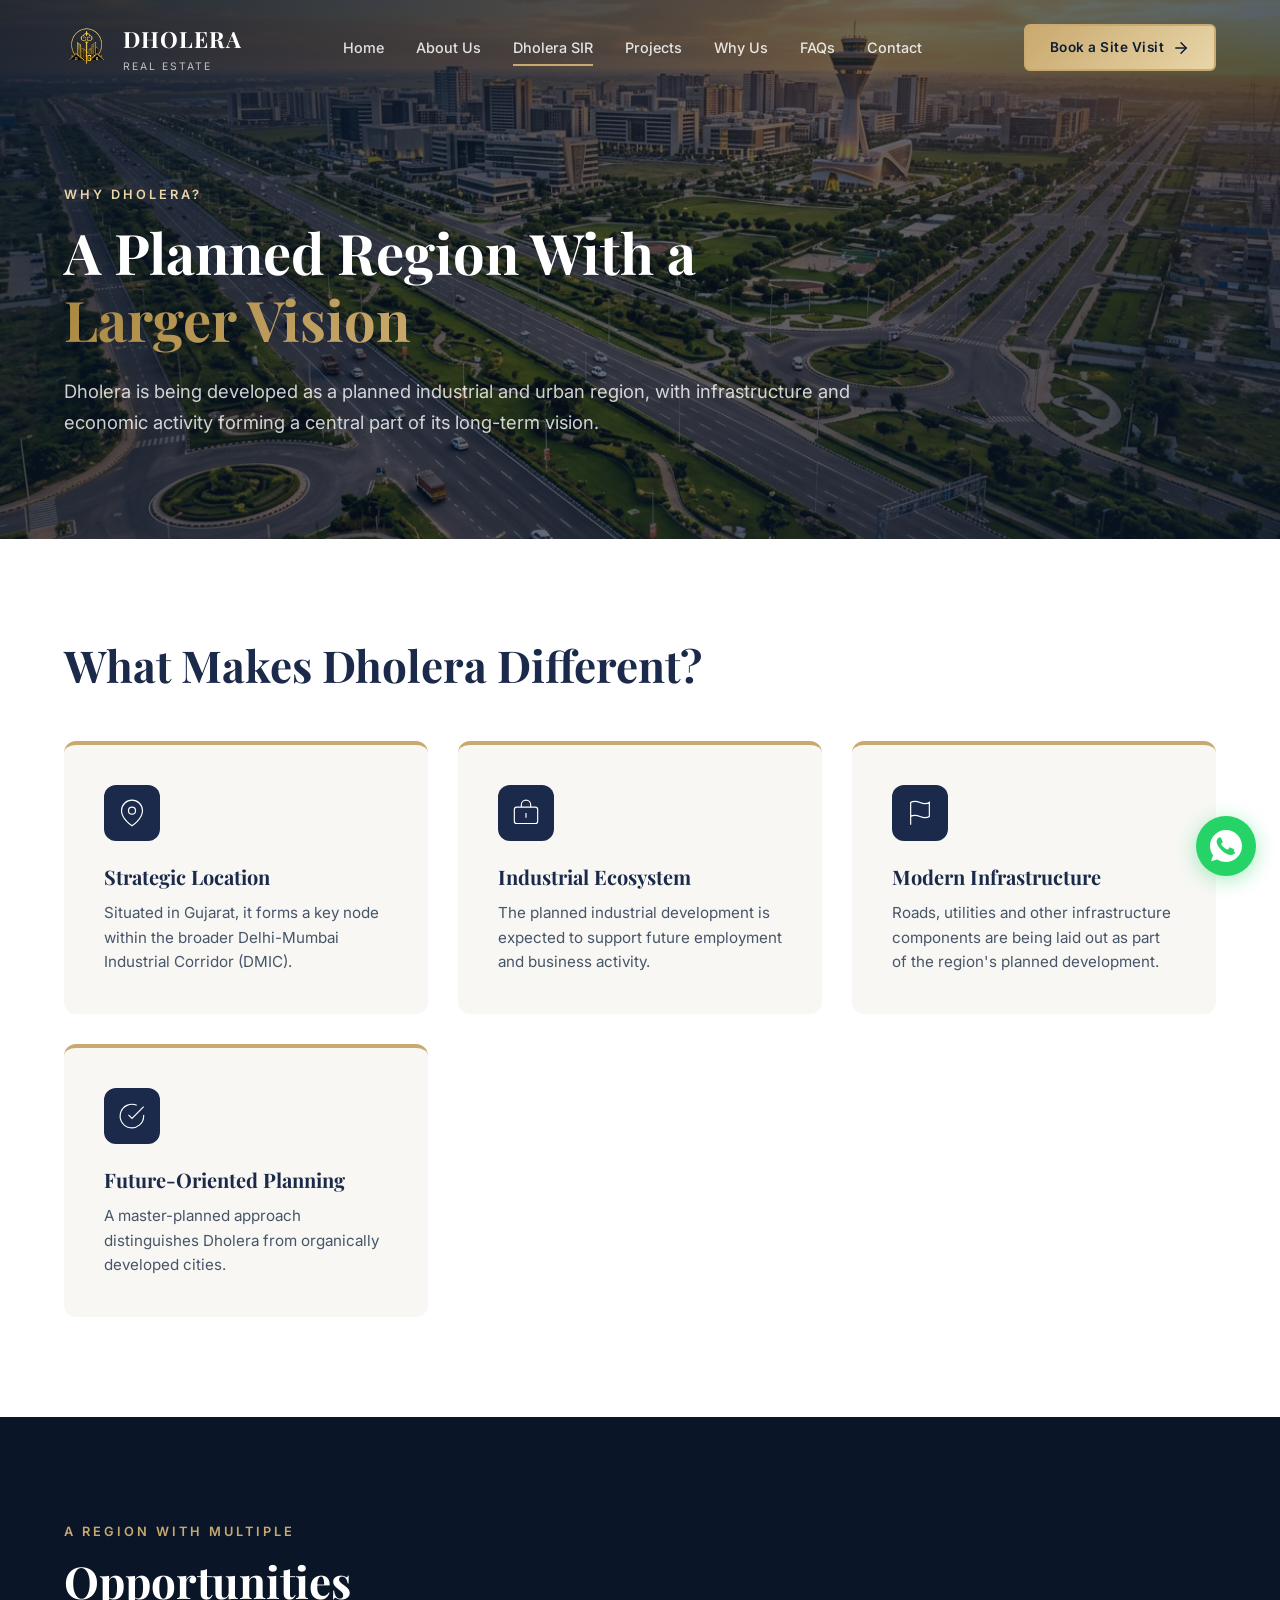
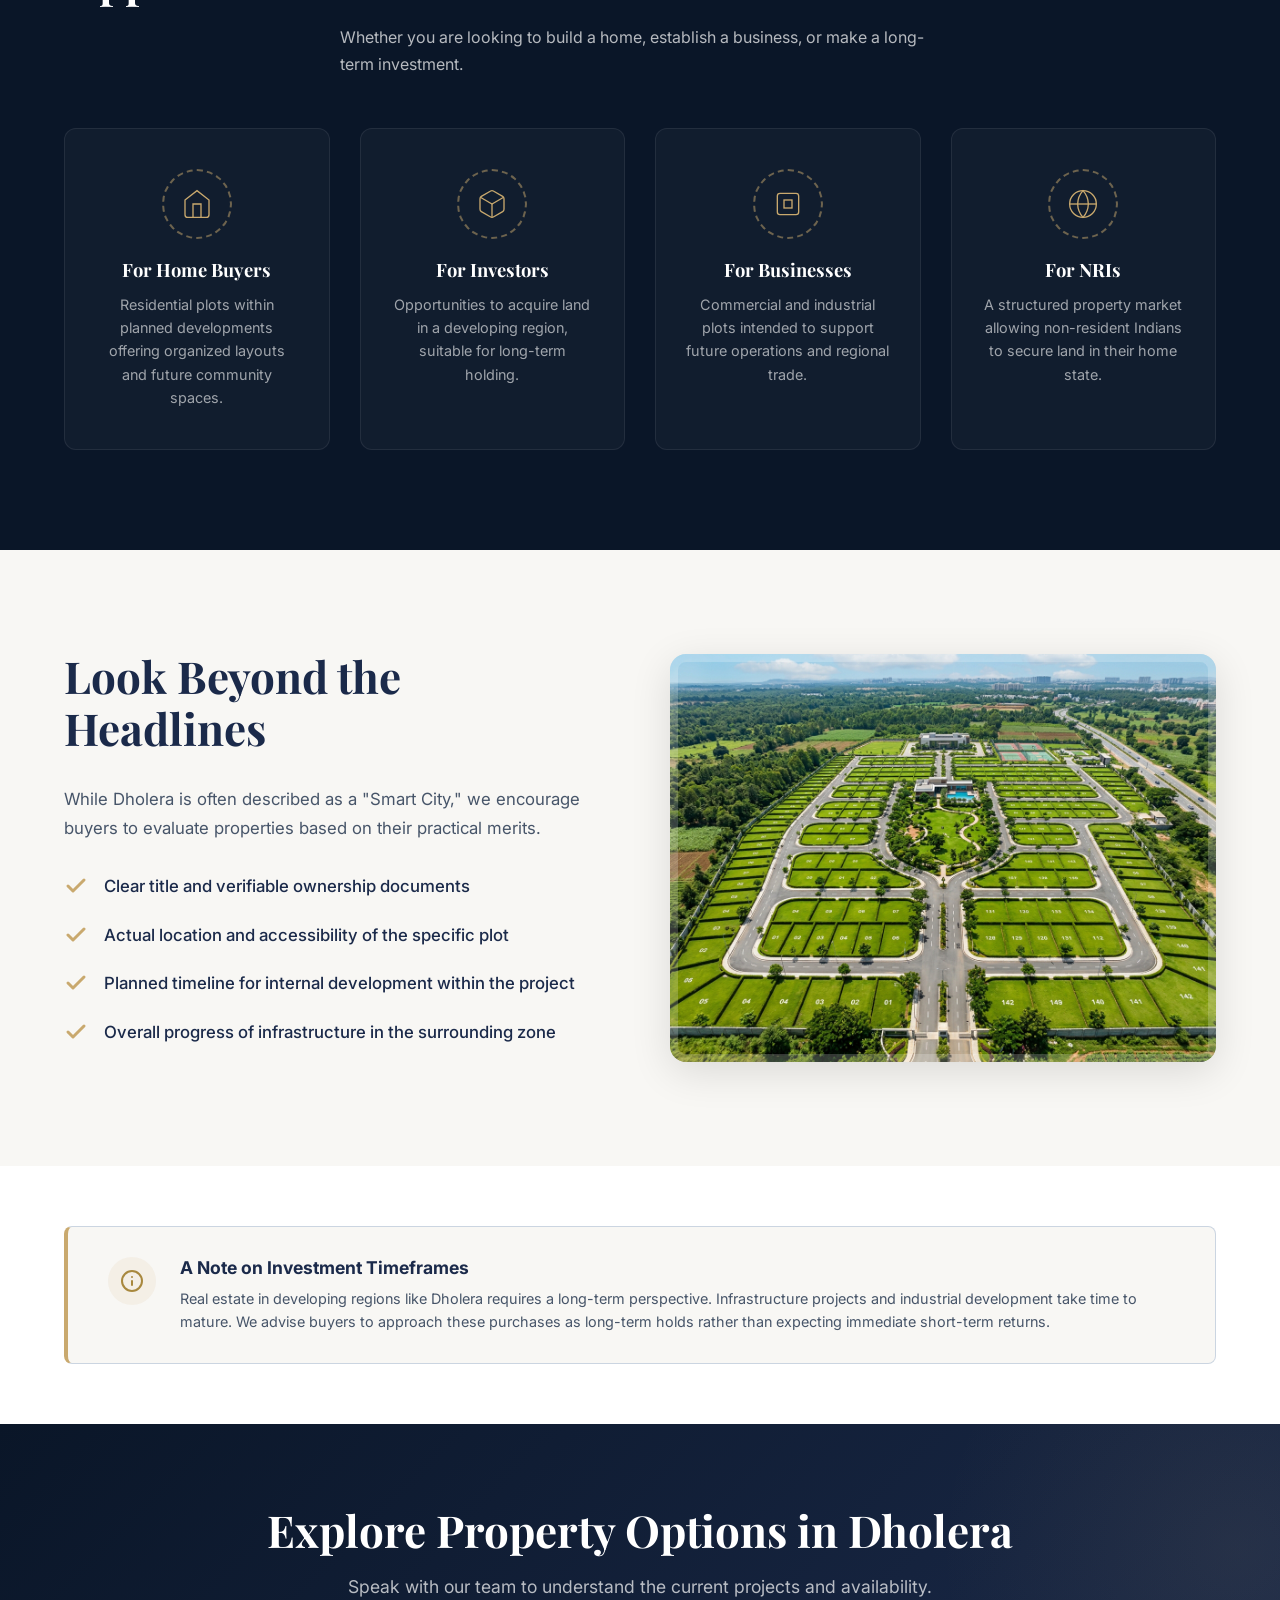
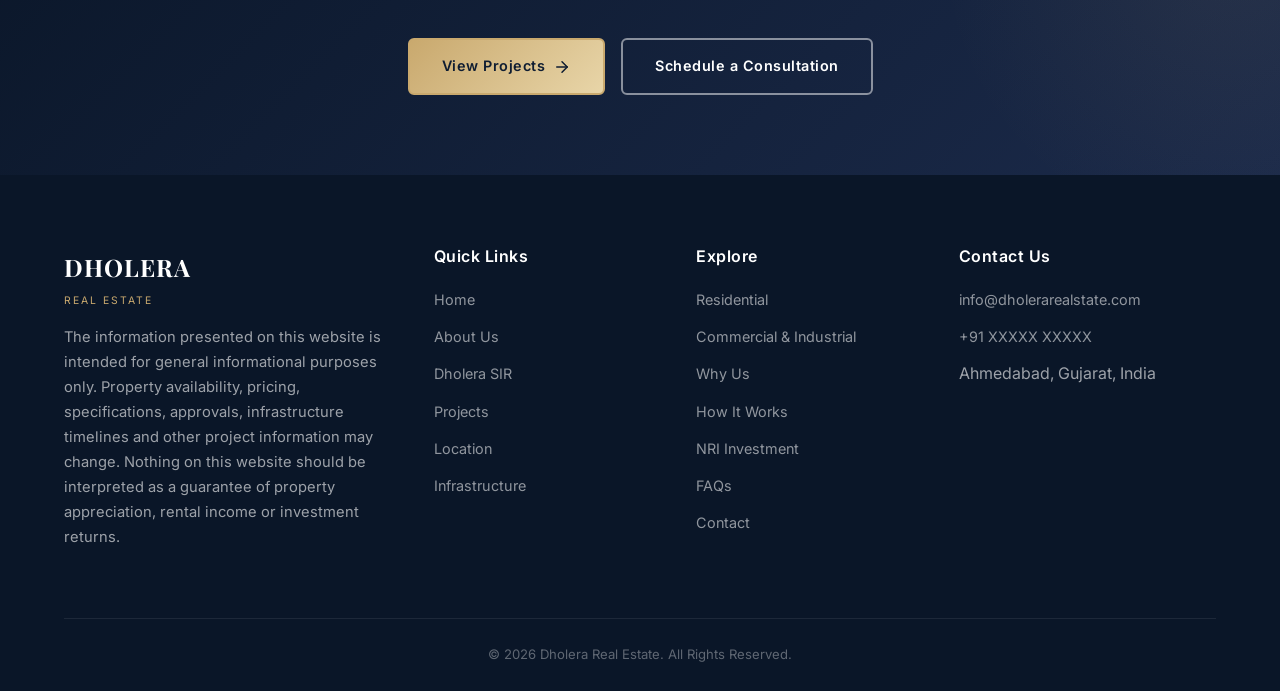
<file: why-dholera.html>
<!DOCTYPE html>
<html lang="en">
<head>
  <meta charset="UTF-8">
  <meta name="viewport" content="width=device-width, initial-scale=1.0">
  <title>Why Dholera SIR? | Premium Real Estate Investment</title>
  <meta name="description" content="Discover why Dholera SIR is India's next growth story. A master-planned region offering opportunities for home buyers, investors, and businesses.">

  <!-- Google Fonts -->
  <link rel="preconnect" href="https://fonts.googleapis.com">
  <link rel="preconnect" href="https://fonts.gstatic.com" crossorigin>
  <link href="https://fonts.googleapis.com/css2?family=Inter:wght@300;400;500;600;700&family=Playfair+Display:wght@400;500;600;700&display=swap" rel="stylesheet">

  <!-- Stylesheet -->
  <link rel="stylesheet" href="css/style.css">
  <link rel="stylesheet" href="css/why-dholera.css">
</head>
<body>

  <!-- ============ NAVIGATION ============ -->
  <nav class="navbar scrolled" id="navbar">
    <div class="container">
      <a href="index.html" class="logo">
        <img src="images/golden%20key%20png.png" alt="Logo" class="logo-icon-img">
        <div>
          <div class="logo-text">DHOLERA</div>
          <div class="logo-subtitle">Real Estate</div>
        </div>
      </a>

      <div class="nav-links" id="navLinks">
        <a href="index.html">Home</a>
        <a href="about.html">About Us</a>
        <a href="why-dholera.html">Dholera SIR</a>
        <a href="projects.html">Projects</a>
        <a href="why-choose-us.html">Why Us</a>
        <a href="faqs.html">FAQs</a>
        <a href="contact.html">Contact</a>
      </div>

      <div class="nav-cta">
        <a href="#" class="btn btn-gold">
          Book a Site Visit
          <svg viewBox="0 0 24 24" fill="none" stroke="currentColor" stroke-width="2" stroke-linecap="round" stroke-linejoin="round"><line x1="5" y1="12" x2="19" y2="12"/><polyline points="12 5 19 12 12 19"/></svg>
        </a>
      </div>

      <div class="hamburger" id="hamburger">
        <span></span><span></span><span></span>
      </div>
    </div>
  </nav>

  <!-- ============ PAGE HERO BANNER ============ -->
  <section class="page-hero">
    <div class="page-hero-bg">
      <img src="images/hero-bg.jpg" alt="Aerial view of Dholera smart city infrastructure">
    </div>
    <div class="page-hero-overlay"></div>
    <div class="container">
      <div class="page-hero-content">
        <span class="section-label" style="color:var(--gold-light);">Why Dholera?</span>
        <h1>A Planned Region With a<br><span class="gold-text">Larger Vision</span></h1>
        <p>
          Dholera is being developed as a planned industrial and urban region, with infrastructure 
          and economic activity forming a central part of its long-term vision.
        </p>
      </div>
    </div>
  </section>

  <!-- ============ WHAT MAKES DHOLERA DIFFERENT ============ -->
  <section class="different-section">
    <div class="container">
      <div class="text-center">
        <h2 class="reveal">What Makes Dholera Different?</h2>
      </div>

      <div class="different-grid stagger">
        <div class="diff-card reveal">
          <div class="diff-icon">
            <svg viewBox="0 0 24 24"><path d="M21 10c0 7-9 13-9 13s-9-6-9-13a9 9 0 0 1 18 0z"/><circle cx="12" cy="10" r="3"/></svg>
          </div>
          <h3>Strategic Location</h3>
          <p>Situated in Gujarat, it forms a key node within the broader Delhi-Mumbai Industrial Corridor (DMIC).</p>
        </div>

        <div class="diff-card reveal">
          <div class="diff-icon">
            <svg viewBox="0 0 24 24"><rect x="2" y="7" width="20" height="14" rx="2" ry="2"/><path d="M16 7V5a4 4 0 0 0-8 0v2"/><line x1="12" y1="12" x2="12" y2="16"/></svg>
          </div>
          <h3>Industrial Ecosystem</h3>
          <p>The planned industrial development is expected to support future employment and business activity.</p>
        </div>

        <div class="diff-card reveal">
          <div class="diff-icon">
            <svg viewBox="0 0 24 24"><path d="M4 15s1-1 4-1 5 2 8 2 4-1 4-1V3s-1 1-4 1-5-2-8-2-4 1-4 1z"/><line x1="4" y1="22" x2="4" y2="15"/></svg>
          </div>
          <h3>Modern Infrastructure</h3>
          <p>Roads, utilities and other infrastructure components are being laid out as part of the region's planned development.</p>
        </div>

        <div class="diff-card reveal">
          <div class="diff-icon">
            <svg viewBox="0 0 24 24"><path d="M22 11.08V12a10.09 10.09 0 1 1-5.93-9.14"/><polyline points="22 4 12 14.01 9 11.01"/></svg>
          </div>
          <h3>Future-Oriented Planning</h3>
          <p>A master-planned approach distinguishes Dholera from organically developed cities.</p>
        </div>
      </div>
    </div>
  </section>

  <!-- ============ OPPORTUNITIES SECTION ============ -->
  <section class="opportunities-section">
    <div class="container">
      <div class="text-center reveal">
        <span class="section-label">A Region With Multiple</span>
        <h2>Opportunities</h2>
        <p style="color: rgba(255,255,255,0.7); max-width: 600px; margin: 16px auto 0;">
          Whether you are looking to build a home, establish a business, or make a long-term investment.
        </p>
      </div>

      <div class="opp-grid stagger">
        <div class="opp-card reveal">
          <div class="opp-icon">
            <svg viewBox="0 0 24 24"><path d="M3 9l9-7 9 7v11a2 2 0 0 1-2 2H5a2 2 0 0 1-2-2z"/><polyline points="9 22 9 12 15 12 15 22"/></svg>
          </div>
          <h3>For Home Buyers</h3>
          <p>Residential plots within planned developments offering organized layouts and future community spaces.</p>
        </div>

        <div class="opp-card reveal">
          <div class="opp-icon">
            <svg viewBox="0 0 24 24"><path d="M21 16V8a2 2 0 0 0-1-1.73l-7-4a2 2 0 0 0-2 0l-7 4A2 2 0 0 0 3 8v8a2 2 0 0 0 1 1.73l7 4a2 2 0 0 0 2 0l7-4A2 2 0 0 0 21 16z"/><polyline points="3.27 6.96 12 12.01 20.73 6.96"/><line x1="12" y1="22.08" x2="12" y2="12"/></svg>
          </div>
          <h3>For Investors</h3>
          <p>Opportunities to acquire land in a developing region, suitable for long-term holding.</p>
        </div>

        <div class="opp-card reveal">
          <div class="opp-icon">
            <svg viewBox="0 0 24 24"><rect x="4" y="4" width="16" height="16" rx="2" ry="2"/><rect x="9" y="9" width="6" height="6"/></svg>
          </div>
          <h3>For Businesses</h3>
          <p>Commercial and industrial plots intended to support future operations and regional trade.</p>
        </div>

        <div class="opp-card reveal">
          <div class="opp-icon">
            <svg viewBox="0 0 24 24"><circle cx="12" cy="12" r="10"/><line x1="2" y1="12" x2="22" y2="12"/><path d="M12 2a15.3 15.3 0 0 1 4 10 15.3 15.3 0 0 1-4 10 15.3 15.3 0 0 1-4-10 15.3 15.3 0 0 1 4-10z"/></svg>
          </div>
          <h3>For NRIs</h3>
          <p>A structured property market allowing non-resident Indians to secure land in their home state.</p>
        </div>
      </div>
    </div>
  </section>

  <!-- ============ CHECKLIST SECTION ============ -->
  <section class="checklist-section">
    <div class="container">
      <div class="checklist-grid">
        <div class="checklist-content reveal-left">
          <h2>Look Beyond the Headlines</h2>
          <p>
            While Dholera is often described as a "Smart City," we encourage buyers to evaluate 
            properties based on their practical merits.
          </p>
          <ul class="checklist stagger">
            <li class="reveal">Clear title and verifiable ownership documents</li>
            <li class="reveal">Actual location and accessibility of the specific plot</li>
            <li class="reveal">Planned timeline for internal development within the project</li>
            <li class="reveal">Overall progress of infrastructure in the surrounding zone</li>
          </ul>
        </div>
        <div class="checklist-image reveal-right">
          <img src="images/project-grand-habitat.jpg" alt="Organized plotted development in Dholera">
        </div>
      </div>
    </div>
  </section>

  <!-- ============ DISCLAIMER SECTION ============ -->
  <section class="disclaimer-section">
    <div class="container">
      <div class="disclaimer-box reveal">
        <div class="disclaimer-icon">
          <svg viewBox="0 0 24 24" fill="none" stroke="currentColor" stroke-width="2" stroke-linecap="round" stroke-linejoin="round"><circle cx="12" cy="12" r="10"/><line x1="12" y1="16" x2="12" y2="12"/><line x1="12" y1="8" x2="12.01" y2="8"/></svg>
        </div>
        <div class="disclaimer-content">
          <h4>A Note on Investment Timeframes</h4>
          <p>
            Real estate in developing regions like Dholera requires a long-term perspective. 
            Infrastructure projects and industrial development take time to mature. 
            We advise buyers to approach these purchases as long-term holds rather than 
            expecting immediate short-term returns.
          </p>
        </div>
      </div>
    </div>
  </section>

  <!-- ============ FINAL CTA ============ -->
  <section class="cta-section">
    <div class="container">
      <h2 class="reveal">Explore Property Options in Dholera</h2>
      <p class="reveal">
        Speak with our team to understand the current projects and availability.
      </p>
      <div class="cta-buttons reveal">
        <a href="#" class="btn btn-gold">
          View Projects
          <svg viewBox="0 0 24 24" fill="none" stroke="currentColor" stroke-width="2" stroke-linecap="round" stroke-linejoin="round"><line x1="5" y1="12" x2="19" y2="12"/><polyline points="12 5 19 12 12 19"/></svg>
        </a>
        <a href="#" class="btn btn-outline-white">Schedule a Consultation</a>
      </div>
    </div>
  </section>

  <!-- ============ FOOTER ============ -->
    <footer class="footer">
    <div class="container">
      <div class="footer-grid">
        <div class="footer-brand">
          <div class="logo-text">DHOLERA</div>
          <span class="logo-subtitle">Real Estate</span>
          <p>The information presented on this website is intended for general informational purposes only. Property availability, pricing, specifications, approvals, infrastructure timelines and other project information may change. Nothing on this website should be interpreted as a guarantee of property appreciation, rental income or investment returns.</p>
        </div>
        <div class="footer-col">
          <h4>Quick Links</h4>
          <ul>
            <li><a href="index.html">Home</a></li>
            <li><a href="about.html">About Us</a></li>
            <li><a href="why-dholera.html">Dholera SIR</a></li>
            <li><a href="projects.html">Projects</a></li>
            <li><a href="location.html">Location</a></li>
            <li><a href="infrastructure.html">Infrastructure</a></li>
          </ul>
        </div>
        <div class="footer-col">
          <h4>Explore</h4>
          <ul>
            <li><a href="residential.html">Residential</a></li>
            <li><a href="commercial-industrial.html">Commercial & Industrial</a></li>
            <li><a href="why-choose-us.html">Why Us</a></li>
            <li><a href="how-it-works.html">How It Works</a></li>
            <li><a href="nri.html">NRI Investment</a></li>
            <li><a href="faqs.html">FAQs</a></li>
            <li><a href="contact.html">Contact</a></li>
          </ul>
        </div>
        <div class="footer-col">
          <h4>Contact Us</h4>
          <ul>
            <li><a href="mailto:info@dholerarealstate.com">info@dholerarealstate.com</a></li>
            <li><a href="tel:+91XXXXXXXXXX">+91 XXXXX XXXXX</a></li>
            <li>Ahmedabad, Gujarat, India</li>
          </ul>
        </div>
      </div>
      <div class="footer-bottom">
        <p>© 2026 Dholera Real Estate. All Rights Reserved.</p>
      </div>
    </div>
  </footer>

  <!-- Floating WhatsApp -->
  <a href="https://wa.me/91XXXXXXXXXX" class="whatsapp-float" target="_blank" aria-label="Chat on WhatsApp">
    <svg viewBox="0 0 32 32"><path d="M16.004 0h-.008C7.174 0 0 7.176 0 16c0 3.5 1.134 6.742 3.06 9.374L1.058 31.37l6.204-1.974A15.89 15.89 0 0016.004 32C24.826 32 32 24.822 32 16S24.826 0 16.004 0zm9.314 22.594c-.39 1.092-1.924 1.998-3.15 2.264-.838.178-1.932.32-5.618-1.208-4.716-1.954-7.748-6.744-7.984-7.058-.226-.314-1.886-2.512-1.886-4.79s1.194-3.4 1.618-3.866c.39-.428.854-.536 1.14-.536.282 0 .566.002.812.016.262.012.614-.1.96.73.358.856 1.216 2.962 1.322 3.178.108.214.18.466.036.748-.142.286-.214.464-.428.714-.214.25-.45.558-.642.75-.214.214-.436.446-.188.876s1.102 1.818 2.366 2.946c1.628 1.45 2.998 1.902 3.424 2.116.426.214.674.178.922-.108.25-.286 1.068-1.244 1.354-1.672.284-.428.568-.356.96-.214.39.142 2.494 1.176 2.922 1.39.426.214.712.322.818.5.108.178.108 1.026-.282 2.118z"/></svg>
  </a>

  <!-- Back to Top -->
  <div class="back-to-top" aria-label="Back to top">
    <svg viewBox="0 0 24 24" fill="none" stroke="currentColor" stroke-width="2.5" stroke-linecap="round" stroke-linejoin="round"><polyline points="18 15 12 9 6 15"/></svg>
  </div>

  <script src="js/main.js"></script>
</body>
</html>
</file>
<file: css/style.css>
/* ============================================
   DHOLERA SIR — Premium Real Estate Website
   Light Theme + Navy & Gold Accents
   ============================================ */

/* ---------- CSS Custom Properties ---------- */
:root {
  /* Colors */
  --navy: #1B2A4A;
  --navy-dark: #0F1D32;
  --navy-deep: #0A1628;
  --gold: #C9A96E;
  --gold-light: #E8D5A8;
  --gold-dark: #A8883E;
  --white: #FFFFFF;
  --off-white: #F8F7F4;
  --cream: #FDF9F3;
  --gray-100: #F1F5F9;
  --gray-200: #E2E8F0;
  --gray-300: #CBD5E1;
  --gray-400: #94A3B8;
  --gray-500: #64748B;
  --gray-600: #475569;
  --gray-700: #334155;
  --text-dark: #1E293B;
  --text-body: #475569;

  /* Typography */
  --font-heading: 'Playfair Display', Georgia, serif;
  --font-body: 'Inter', -apple-system, sans-serif;

  /* Spacing */
  --section-padding: 100px 0;
  --container-width: 1200px;

  /* Transitions */
  --transition-fast: 0.3s cubic-bezier(0.4, 0, 0.2, 1);
  --transition-smooth: 0.6s cubic-bezier(0.4, 0, 0.2, 1);

  /* Shadows */
  --shadow-sm: 0 1px 3px rgba(0,0,0,0.08);
  --shadow-md: 0 4px 20px rgba(0,0,0,0.08);
  --shadow-lg: 0 10px 40px rgba(0,0,0,0.12);
  --shadow-gold: 0 4px 20px rgba(201,169,110,0.15);
}

/* ---------- Reset & Base ---------- */
*, *::before, *::after {
  margin: 0;
  padding: 0;
  box-sizing: border-box;
}

html {
  scroll-behavior: smooth;
  font-size: 16px;
}

body {
  font-family: var(--font-body);
  color: var(--text-body);
  background-color: var(--white);
  line-height: 1.7;
  overflow-x: hidden;
  -webkit-font-smoothing: antialiased;
}

img {
  max-width: 100%;
  height: auto;
  display: block;
}

a {
  text-decoration: none;
  color: inherit;
  transition: var(--transition-fast);
}

ul { list-style: none; }

.container {
  width: 100%;
  max-width: var(--container-width);
  margin: 0 auto;
  padding: 0 24px;
}

/* ---------- Typography ---------- */
h1, h2, h3, h4 {
  font-family: var(--font-heading);
  color: var(--navy);
  line-height: 1.2;
  font-weight: 700;
}

h1 { font-size: clamp(2.5rem, 5vw, 3.5rem); }
h2 { font-size: clamp(2rem, 4vw, 2.75rem); }
h3 { font-size: clamp(1.25rem, 2.5vw, 1.5rem); }

.section-label {
  display: inline-block;
  font-family: var(--font-body);
  font-size: 0.8rem;
  font-weight: 600;
  letter-spacing: 3px;
  text-transform: uppercase;
  color: var(--gold-dark);
  margin-bottom: 12px;
}

.section-subtitle {
  font-size: 1.1rem;
  color: var(--gray-500);
  max-width: 640px;
  margin: 16px auto 0;
  line-height: 1.8;
}

.gold-text {
  color: var(--gold-dark);
  background: linear-gradient(135deg, var(--gold-dark), var(--gold));
  -webkit-background-clip: text;
  -webkit-text-fill-color: transparent;
  background-clip: text;
}

/* ---------- Buttons ---------- */
.btn {
  display: inline-flex;
  align-items: center;
  gap: 8px;
  padding: 14px 32px;
  font-family: var(--font-body);
  font-size: 0.9rem;
  font-weight: 600;
  letter-spacing: 0.5px;
  border-radius: 6px;
  cursor: pointer;
  transition: var(--transition-fast);
  border: 2px solid transparent;
  position: relative;
  overflow: hidden;
  white-space: nowrap;
}

.btn-primary {
  background: var(--navy);
  color: var(--white);
  border-color: var(--navy);
}

.btn-primary:hover {
  background: var(--navy-dark);
  transform: translateY(-2px);
  box-shadow: 0 6px 24px rgba(27,42,74,0.3);
}

.btn-outline {
  background: transparent;
  color: var(--navy);
  border-color: var(--navy);
}

.btn-outline:hover {
  background: var(--navy);
  color: var(--white);
  transform: translateY(-2px);
}

.btn-gold {
  background: linear-gradient(135deg, var(--gold), var(--gold-light));
  color: var(--navy-dark);
  border-color: var(--gold);
}

.btn-gold:hover {
  background: linear-gradient(135deg, var(--gold-dark), var(--gold));
  transform: translateY(-2px);
  box-shadow: var(--shadow-gold);
}

.btn-white {
  background: var(--white);
  color: var(--navy);
  border-color: var(--white);
}

.btn-white:hover {
  background: transparent;
  color: var(--white);
  border-color: var(--white);
  transform: translateY(-2px);
}

.btn-outline-white {
  background: transparent;
  color: var(--white);
  border-color: rgba(255,255,255,0.5);
}

.btn-outline-white:hover {
  background: var(--white);
  color: var(--navy);
  transform: translateY(-2px);
}

.btn svg {
  width: 18px;
  height: 18px;
  transition: transform var(--transition-fast);
}

.btn:hover svg {
  transform: translateX(4px);
}

/* Shimmer animation for gold buttons */
.btn-gold::after {
  content: '';
  position: absolute;
  top: -50%;
  left: -100%;
  width: 60%;
  height: 200%;
  background: linear-gradient(90deg, transparent, rgba(255,255,255,0.3), transparent);
  transform: skewX(-25deg);
  transition: none;
}

.btn-gold:hover::after {
  animation: shimmer 0.8s ease forwards;
}

@keyframes shimmer {
  to { left: 150%; }
}

/* ============================================
   NAVIGATION
   ============================================ */
.navbar {
  position: fixed;
  top: 0;
  left: 0;
  width: 100%;
  z-index: 1000;
  padding: 20px 0;
  transition: var(--transition-smooth);
}

.navbar.scrolled {
  background: rgba(255,255,255,0.97);
  backdrop-filter: blur(20px);
  padding: 12px 0;
  box-shadow: 0 2px 20px rgba(0,0,0,0.08);
}

.navbar .container {
  display: flex;
  align-items: center;
  justify-content: space-between;
}

.logo {
  display: flex;
  align-items: center;
  gap: 10px;
}

.logo-icon {
  width: 40px;
  height: 40px;
  background: linear-gradient(135deg, var(--gold), var(--gold-dark));
  border-radius: 8px;
  display: flex;
  align-items: center;
  justify-content: center;
}

.logo-icon svg {
  width: 24px;
  height: 24px;
  fill: var(--white);
}

.logo-icon-img {
  width: 45px;
  height: auto;
  object-fit: contain;
  margin-right: 4px;
}

.logo-text {
  font-family: var(--font-heading);
  font-size: 1.4rem;
  font-weight: 700;
  color: var(--white);
  letter-spacing: 1px;
  transition: var(--transition-fast);
}

.logo-subtitle {
  font-size: 0.65rem;
  font-weight: 400;
  letter-spacing: 2px;
  text-transform: uppercase;
  color: rgba(255,255,255,0.7);
  transition: var(--transition-fast);
}

.navbar.scrolled .logo-text { color: var(--navy); }
.navbar.scrolled .logo-subtitle { color: var(--gray-500); }

.nav-links {
  display: flex;
  align-items: center;
  gap: 32px;
}

.nav-links a {
  font-size: 0.9rem;
  font-weight: 500;
  color: rgba(255,255,255,0.85);
  position: relative;
  padding: 4px 0;
}

.nav-links a::after {
  content: '';
  position: absolute;
  bottom: -2px;
  left: 0;
  width: 0;
  height: 2px;
  background: var(--gold);
  transition: width var(--transition-fast);
}

.nav-links a:hover::after,
.nav-links a.active::after {
  width: 100%;
}

.nav-links a:hover { color: var(--white); }

.navbar.scrolled .nav-links a {
  color: var(--gray-600);
}

.navbar.scrolled .nav-links a:hover,
.navbar.scrolled .nav-links a.active {
  color: var(--navy);
}

.nav-cta .btn {
  padding: 10px 24px;
  font-size: 0.85rem;
}

.navbar:not(.scrolled) .nav-cta .btn-gold {
  background: linear-gradient(135deg, var(--gold), var(--gold-light));
  border-color: var(--gold);
  color: var(--navy-dark);
}

/* Hamburger */
.hamburger {
  display: none;
  flex-direction: column;
  gap: 5px;
  cursor: pointer;
  z-index: 1001;
}

.hamburger span {
  width: 28px;
  height: 2.5px;
  background: var(--white);
  border-radius: 4px;
  transition: var(--transition-fast);
}

.navbar.scrolled .hamburger span {
  background: var(--navy);
}

/* ============================================
   HERO SECTION
   ============================================ */
.hero {
  position: relative;
  min-height: 100vh;
  display: flex;
  align-items: center;
  overflow: hidden;
}

.hero-bg {
  position: absolute;
  inset: 0;
  z-index: 0;
}

.hero-bg img {
  width: 100%;
  height: 100%;
  object-fit: cover;
}

.hero-overlay {
  position: absolute;
  inset: 0;
  background: linear-gradient(
    135deg,
    rgba(10,22,40,0.75) 0%,
    rgba(10,22,40,0.5) 40%,
    rgba(10,22,40,0.2) 70%,
    rgba(10,22,40,0.1) 100%
  );
}

.hero-content {
  position: relative;
  z-index: 2;
  max-width: 640px;
  padding-top: 80px;
}

.hero-content h1 {
  color: var(--white);
  margin-bottom: 20px;
  line-height: 1.15;
}

.hero-content h1 .gold-text {
  -webkit-text-fill-color: transparent;
  background: linear-gradient(135deg, var(--gold-light), var(--gold));
  -webkit-background-clip: text;
  background-clip: text;
}

.hero-content .hero-desc {
  color: rgba(255,255,255,0.8);
  font-size: 1.1rem;
  line-height: 1.8;
  margin-bottom: 36px;
  max-width: 520px;
}

.hero-buttons {
  display: flex;
  gap: 16px;
  flex-wrap: wrap;
}

.scroll-indicator {
  position: absolute;
  bottom: 40px;
  left: 50%;
  transform: translateX(-50%);
  z-index: 2;
  display: flex;
  flex-direction: column;
  align-items: center;
  gap: 8px;
  color: rgba(255,255,255,0.6);
  font-size: 0.75rem;
  letter-spacing: 2px;
  text-transform: uppercase;
  animation: bounce 2s ease infinite;
}

.scroll-indicator svg {
  width: 20px;
  height: 20px;
  stroke: rgba(255,255,255,0.6);
}

@keyframes bounce {
  0%, 100% { transform: translateX(-50%) translateY(0); }
  50% { transform: translateX(-50%) translateY(8px); }
}

/* ============================================
   ABOUT / INTRO SECTION
   ============================================ */
.about-section {
  padding: var(--section-padding);
  background: var(--white);
}

.about-grid {
  display: grid;
  grid-template-columns: 1fr 1fr;
  gap: 60px;
  align-items: center;
}

.about-text h2 {
  margin-bottom: 20px;
}

.about-text p {
  margin-bottom: 16px;
  font-size: 1.05rem;
  line-height: 1.8;
}

.about-text .btn {
  margin-top: 12px;
}

/* Feature Cards */
.feature-cards {
  display: grid;
  grid-template-columns: 1fr 1fr;
  gap: 20px;
}

.feature-card {
  background: var(--white);
  border: 1px solid var(--gray-200);
  border-radius: 12px;
  padding: 28px 24px;
  transition: var(--transition-fast);
  position: relative;
  overflow: hidden;
}

.feature-card::before {
  content: '';
  position: absolute;
  top: 0;
  left: 0;
  width: 100%;
  height: 3px;
  background: linear-gradient(90deg, var(--gold), var(--gold-light));
  transform: scaleX(0);
  transform-origin: left;
  transition: transform var(--transition-fast);
}

.feature-card:hover {
  border-color: var(--gold);
  box-shadow: var(--shadow-md);
  transform: translateY(-4px);
}

.feature-card:hover::before {
  transform: scaleX(1);
}

.feature-card-icon {
  width: 48px;
  height: 48px;
  background: var(--cream);
  border-radius: 10px;
  display: flex;
  align-items: center;
  justify-content: center;
  margin-bottom: 16px;
  transition: var(--transition-fast);
}

.feature-card:hover .feature-card-icon {
  background: linear-gradient(135deg, var(--gold), var(--gold-light));
}

.feature-card-icon svg {
  width: 24px;
  height: 24px;
  stroke: var(--gold-dark);
  fill: none;
  stroke-width: 1.5;
  transition: var(--transition-fast);
}

.feature-card:hover .feature-card-icon svg {
  stroke: var(--white);
}

.feature-card h3 {
  font-family: var(--font-body);
  font-size: 1rem;
  font-weight: 600;
  margin-bottom: 8px;
  color: var(--navy);
}

.feature-card p {
  font-size: 0.88rem;
  color: var(--gray-500);
  line-height: 1.6;
}

/* ============================================
   WHY DHOLERA SECTION
   ============================================ */
.why-dholera {
  padding: var(--section-padding);
  background: var(--off-white);
  text-align: center;
}

.why-dholera h2 {
  margin-bottom: 12px;
}

.why-grid {
  display: grid;
  grid-template-columns: repeat(4, 1fr);
  gap: 32px;
  margin-top: 56px;
}

.why-item {
  text-align: center;
  padding: 12px;
}

.why-icon {
  width: 72px;
  height: 72px;
  margin: 0 auto 20px;
  border: 2px solid var(--gold);
  border-radius: 50%;
  display: flex;
  align-items: center;
  justify-content: center;
  transition: var(--transition-fast);
  background: var(--white);
}

.why-icon svg {
  width: 32px;
  height: 32px;
  stroke: var(--gold-dark);
  fill: none;
  stroke-width: 1.5;
  transition: var(--transition-fast);
}

.why-item:hover .why-icon {
  background: linear-gradient(135deg, var(--gold), var(--gold-light));
  transform: scale(1.08);
}

.why-item:hover .why-icon svg {
  stroke: var(--white);
}

.why-item h3 {
  font-family: var(--font-body);
  font-weight: 600;
  font-size: 1rem;
  margin-bottom: 10px;
  color: var(--navy);
}

.why-item p {
  font-size: 0.9rem;
  color: var(--gray-500);
  line-height: 1.65;
}

/* ============================================
   PROPERTY CATEGORIES
   ============================================ */
.categories {
  padding: var(--section-padding);
  background: var(--white);
  text-align: center;
}

.categories-grid {
  display: grid;
  grid-template-columns: repeat(3, 1fr);
  gap: 28px;
  margin-top: 56px;
}

.category-card {
  position: relative;
  border-radius: 16px;
  overflow: hidden;
  height: 380px;
  cursor: pointer;
  group: true;
}

.category-card img {
  width: 100%;
  height: 100%;
  object-fit: cover;
  transition: transform 0.8s cubic-bezier(0.4, 0, 0.2, 1);
}

.category-card:hover img {
  transform: scale(1.08);
}

.category-overlay {
  position: absolute;
  inset: 0;
  background: linear-gradient(
    to top,
    rgba(10,22,40,0.85) 0%,
    rgba(10,22,40,0.3) 50%,
    rgba(10,22,40,0.05) 100%
  );
  display: flex;
  flex-direction: column;
  justify-content: flex-end;
  padding: 32px;
  transition: var(--transition-fast);
}

.category-card:hover .category-overlay {
  background: linear-gradient(
    to top,
    rgba(10,22,40,0.9) 0%,
    rgba(10,22,40,0.4) 50%,
    rgba(10,22,40,0.1) 100%
  );
}

.category-overlay h3 {
  color: var(--white);
  font-size: 1.4rem;
  margin-bottom: 8px;
}

.category-overlay p {
  color: rgba(255,255,255,0.75);
  font-size: 0.92rem;
  line-height: 1.6;
  margin-bottom: 16px;
}

.category-link {
  display: inline-flex;
  align-items: center;
  gap: 6px;
  color: var(--gold-light);
  font-weight: 600;
  font-size: 0.9rem;
  letter-spacing: 0.5px;
}

.category-link svg {
  width: 18px;
  height: 18px;
  stroke: var(--gold-light);
  transition: transform var(--transition-fast);
}

.category-card:hover .category-link svg {
  transform: translateX(6px);
}

/* ============================================
   FEATURED PROJECTS
   ============================================ */
.projects {
  padding: var(--section-padding);
  background: var(--off-white);
}

.projects-header {
  display: flex;
  justify-content: space-between;
  align-items: flex-end;
  margin-bottom: 48px;
}

.projects-header h2 { margin-bottom: 0; }

.projects-grid {
  display: grid;
  grid-template-columns: repeat(3, 1fr);
  gap: 28px;
}

.project-card {
  background: var(--white);
  border-radius: 16px;
  overflow: hidden;
  border: 1px solid var(--gray-200);
  transition: var(--transition-fast);
}

.project-card:hover {
  transform: translateY(-8px);
  box-shadow: var(--shadow-lg);
  border-color: var(--gold);
}

.project-card-image {
  height: 240px;
  overflow: hidden;
  position: relative;
}

.project-card-image img {
  width: 100%;
  height: 100%;
  object-fit: cover;
  transition: transform 0.6s ease;
}

.project-card:hover .project-card-image img {
  transform: scale(1.06);
}

.project-card-body {
  padding: 24px;
}

.project-card-body h3 {
  margin-bottom: 10px;
  font-size: 1.25rem;
}

.project-card-body p {
  font-size: 0.92rem;
  color: var(--gray-500);
  line-height: 1.65;
  margin-bottom: 20px;
}

.project-link {
  display: inline-flex;
  align-items: center;
  gap: 6px;
  color: var(--gold-dark);
  font-weight: 600;
  font-size: 0.9rem;
}

.project-link svg {
  width: 18px;
  height: 18px;
  stroke: var(--gold-dark);
  transition: transform var(--transition-fast);
}

.project-card:hover .project-link svg {
  transform: translateX(6px);
}

/* ============================================
   WHY CHOOSE US / PROCESS
   ============================================ */
.process {
  padding: var(--section-padding);
  background: var(--white);
  text-align: center;
}

.process-steps {
  display: grid;
  grid-template-columns: repeat(5, 1fr);
  gap: 12px;
  margin-top: 56px;
  position: relative;
}

/* Connecting line */
.process-steps::before {
  content: '';
  position: absolute;
  top: 36px;
  left: 10%;
  width: 80%;
  height: 2px;
  background: linear-gradient(90deg, var(--gold-light), var(--gold), var(--gold-light));
}

.process-step {
  position: relative;
  z-index: 1;
}

.step-number {
  width: 72px;
  height: 72px;
  margin: 0 auto 20px;
  background: var(--white);
  border: 2px solid var(--gold);
  border-radius: 50%;
  display: flex;
  align-items: center;
  justify-content: center;
  font-family: var(--font-heading);
  font-size: 1.5rem;
  font-weight: 700;
  color: var(--gold-dark);
  transition: var(--transition-fast);
}

.process-step:hover .step-number {
  background: linear-gradient(135deg, var(--gold), var(--gold-light));
  color: var(--white);
  transform: scale(1.1);
  box-shadow: var(--shadow-gold);
}

.process-step h3 {
  font-family: var(--font-body);
  font-size: 1.05rem;
  font-weight: 700;
  color: var(--navy);
  margin-bottom: 8px;
}

.process-step p {
  font-size: 0.85rem;
  color: var(--gray-500);
  line-height: 1.6;
  padding: 0 8px;
}

/* ============================================
   FINAL CTA SECTION
   ============================================ */
.cta-section {
  padding: 80px 0;
  background: linear-gradient(135deg, var(--navy-deep), var(--navy));
  text-align: center;
  position: relative;
  overflow: hidden;
}

.cta-section::before {
  content: '';
  position: absolute;
  top: -50%;
  right: -20%;
  width: 600px;
  height: 600px;
  background: radial-gradient(circle, rgba(201,169,110,0.08), transparent 70%);
  border-radius: 50%;
}

.cta-section h2 {
  color: var(--white);
  margin-bottom: 16px;
}

.cta-section p {
  color: rgba(255,255,255,0.7);
  font-size: 1.1rem;
  max-width: 600px;
  margin: 0 auto 36px;
  line-height: 1.7;
}

.cta-buttons {
  display: flex;
  gap: 16px;
  justify-content: center;
  flex-wrap: wrap;
}

/* ============================================
   FOOTER
   ============================================ */
.footer {
  background: var(--navy-deep);
  color: rgba(255,255,255,0.6);
  padding: 72px 0 0;
}

.footer-grid {
  display: grid;
  grid-template-columns: 1.5fr 1fr 1fr 1.2fr;
  gap: 48px;
  padding-bottom: 48px;
  border-bottom: 1px solid rgba(255,255,255,0.08);
}

.footer-brand .logo-text {
  color: var(--white);
  font-size: 1.5rem;
  margin-bottom: 4px;
}

.footer-brand .logo-subtitle {
  color: var(--gold);
  margin-bottom: 16px;
  display: block;
}

.footer-brand p {
  font-size: 0.92rem;
  line-height: 1.7;
  margin-bottom: 20px;
}

.social-links {
  display: flex;
  gap: 12px;
}

.social-links a {
  width: 40px;
  height: 40px;
  border: 1px solid rgba(255,255,255,0.15);
  border-radius: 8px;
  display: flex;
  align-items: center;
  justify-content: center;
  transition: var(--transition-fast);
}

.social-links a:hover {
  background: var(--gold);
  border-color: var(--gold);
}

.social-links svg {
  width: 18px;
  height: 18px;
  fill: rgba(255,255,255,0.6);
}

.social-links a:hover svg {
  fill: var(--navy-deep);
}

.footer-col h4 {
  font-family: var(--font-body);
  font-size: 1rem;
  font-weight: 600;
  color: var(--white);
  margin-bottom: 20px;
  letter-spacing: 0.5px;
}

.footer-col ul li {
  margin-bottom: 10px;
}

.footer-col ul li a {
  font-size: 0.9rem;
  color: rgba(255,255,255,0.55);
  transition: var(--transition-fast);
}

.footer-col ul li a:hover {
  color: var(--gold-light);
  padding-left: 4px;
}

.footer-contact li {
  display: flex;
  align-items: flex-start;
  gap: 12px;
  margin-bottom: 16px !important;
}

.footer-contact li svg {
  width: 18px;
  height: 18px;
  stroke: var(--gold);
  flex-shrink: 0;
  margin-top: 3px;
}

.footer-contact li span {
  font-size: 0.9rem;
  line-height: 1.5;
}

.footer-bottom {
  padding: 24px 0;
  text-align: center;
}

.footer-bottom p {
  font-size: 0.82rem;
  line-height: 1.8;
  color: rgba(255,255,255,0.35);
}

/* ============================================
   FLOATING WHATSAPP
   ============================================ */
.whatsapp-float {
  position: fixed;
  bottom: 24px;
  right: 24px;
  z-index: 999;
  width: 60px;
  height: 60px;
  background: #25D366;
  border-radius: 50%;
  display: flex;
  align-items: center;
  justify-content: center;
  box-shadow: 0 4px 20px rgba(37,211,102,0.4);
  transition: var(--transition-fast);
  animation: pulse-whatsapp 2s ease infinite;
}

.whatsapp-float:hover {
  transform: scale(1.1);
  box-shadow: 0 6px 30px rgba(37,211,102,0.5);
}

.whatsapp-float svg {
  width: 32px;
  height: 32px;
  fill: white;
}

@keyframes pulse-whatsapp {
  0%, 100% { box-shadow: 0 4px 20px rgba(37,211,102,0.4); }
  50% { box-shadow: 0 4px 30px rgba(37,211,102,0.6), 0 0 0 10px rgba(37,211,102,0.1); }
}

/* ============================================
   BACK TO TOP
   ============================================ */
.back-to-top {
  position: fixed;
  bottom: 24px;
  right: 96px;
  z-index: 998;
  width: 44px;
  height: 44px;
  background: var(--navy);
  border-radius: 50%;
  display: flex;
  align-items: center;
  justify-content: center;
  opacity: 0;
  visibility: hidden;
  transition: var(--transition-fast);
  cursor: pointer;
  box-shadow: var(--shadow-md);
}

.back-to-top.visible {
  opacity: 1;
  visibility: visible;
}

.back-to-top:hover {
  background: var(--gold-dark);
  transform: translateY(-3px);
}

.back-to-top svg {
  width: 20px;
  height: 20px;
  stroke: var(--white);
}

/* ============================================
   SCROLL ANIMATIONS
   ============================================ */
.reveal {
  opacity: 0;
  transform: translateY(40px);
  transition: opacity 0.8s cubic-bezier(0.4, 0, 0.2, 1),
              transform 0.8s cubic-bezier(0.4, 0, 0.2, 1);
}

.reveal.visible {
  opacity: 1;
  transform: translateY(0);
}

.reveal-left {
  opacity: 0;
  transform: translateX(-40px);
  transition: opacity 0.8s ease, transform 0.8s ease;
}

.reveal-left.visible {
  opacity: 1;
  transform: translateX(0);
}

.reveal-right {
  opacity: 0;
  transform: translateX(40px);
  transition: opacity 0.8s ease, transform 0.8s ease;
}

.reveal-right.visible {
  opacity: 1;
  transform: translateX(0);
}

/* Stagger delays for children */
.stagger > *:nth-child(1) { transition-delay: 0s; }
.stagger > *:nth-child(2) { transition-delay: 0.1s; }
.stagger > *:nth-child(3) { transition-delay: 0.2s; }
.stagger > *:nth-child(4) { transition-delay: 0.3s; }
.stagger > *:nth-child(5) { transition-delay: 0.4s; }

/* ============================================
   RESPONSIVE
   ============================================ */
@media (max-width: 1024px) {
  .nav-links { display: none; }
  .hamburger { display: flex; }
  
  .nav-links.active {
    display: flex;
    flex-direction: column;
    position: fixed;
    top: 0;
    left: 0;
    width: 100%;
    height: 100vh;
    background: var(--navy-deep);
    justify-content: center;
    align-items: center;
    gap: 24px;
    z-index: 1000;
  }
  
  .nav-cta .btn {
    padding: 8px 16px;
    font-size: 0.8rem;
  }
  
  .nav-cta .btn svg {
    display: none;
  }
  
  .nav-links.active a {
    color: var(--white);
    font-size: 1.2rem;
  }

  .about-grid { grid-template-columns: 1fr; gap: 40px; }
  .why-grid { grid-template-columns: repeat(2, 1fr); }
  .categories-grid { grid-template-columns: 1fr 1fr; }
  .projects-grid { grid-template-columns: 1fr 1fr; }
  .process-steps { grid-template-columns: repeat(3, 1fr); gap: 32px; }
  .process-steps::before { display: none; }
  .footer-grid { grid-template-columns: 1fr 1fr; }
}

@media (max-width: 768px) {
  :root { --section-padding: 72px 0; }
  
  .hero-content { padding-top: 100px; }
  .hero-content h1 { font-size: 2.2rem; }
  .hero-buttons { flex-direction: column; }
  .hero-buttons .btn { width: 100%; justify-content: center; }
  
  .feature-cards { grid-template-columns: 1fr; }
  .why-grid { grid-template-columns: 1fr 1fr; }
  .categories-grid { grid-template-columns: 1fr; }
  .category-card { height: 300px; }
  .projects-grid { grid-template-columns: 1fr; }
  .projects-header { flex-direction: column; align-items: flex-start; gap: 16px; }
  .process-steps { grid-template-columns: repeat(2, 1fr); }
  .footer-grid { grid-template-columns: 1fr; gap: 36px; }
  .cta-buttons { flex-direction: column; align-items: center; }
  .cta-buttons .btn { width: 80%; justify-content: center; }
}

@media (max-width: 480px) {
  .why-grid { grid-template-columns: 1fr; }
  .process-steps { grid-template-columns: 1fr; }
  .hero-content h1 { font-size: 1.9rem; }
}
</file>
<file: css/about.css>
/* ============================================
   ABOUT US PAGE — Specific Styles
   ============================================ */

/* ---------- Page Hero Banner ---------- */
.page-hero {
  position: relative;
  padding: 180px 0 100px;
  background: var(--navy-deep);
  min-height: 50vh;
  display: flex;
  align-items: center;
  overflow: hidden;
}

.page-hero-bg {
  position: absolute;
  inset: 0;
  z-index: 0;
  opacity: 0.3;
}

.page-hero-bg img {
  width: 100%;
  height: 100%;
  object-fit: cover;
  filter: grayscale(40%) contrast(1.2);
}

.page-hero-overlay {
  position: absolute;
  inset: 0;
  background: linear-gradient(
    to bottom,
    rgba(10,22,40,0.9) 0%,
    rgba(10,22,40,0.6) 50%,
    rgba(10,22,40,0.85) 100%
  );
  z-index: 1;
}

.page-hero-content {
  position: relative;
  z-index: 2;
  max-width: 800px;
  text-align: left;
  margin: 0;
}

.page-hero-content h1 {
  color: var(--white);
  margin-bottom: 24px;
}

.page-hero-content p {
  font-size: 1.15rem;
  color: rgba(255,255,255,0.8);
  line-height: 1.7;
}


/* ---------- Our Story Section ---------- */
.story-section {
  padding: var(--section-padding);
  background: var(--white);
}

.story-grid {
  display: grid;
  grid-template-columns: 1fr 1fr;
  gap: 80px;
  align-items: center;
}

.story-text h2 {
  margin-bottom: 30px;
}

.story-text p {
  font-size: 1.05rem;
  line-height: 1.8;
  margin-bottom: 20px;
  color: var(--gray-600);
}

.story-text p:last-child {
  margin-bottom: 0;
}

.story-image {
  position: relative;
}

.story-image-wrapper {
  position: relative;
  border-radius: 16px;
  overflow: hidden;
  box-shadow: var(--shadow-lg);
}

.story-image-wrapper img {
  width: 100%;
  height: auto;
  display: block;
}

.story-image-accent {
  position: absolute;
  bottom: -20px;
  left: -20px;
  width: 60%;
  height: 40%;
  background: var(--off-white);
  border: 1px solid var(--gold);
  z-index: -1;
  border-radius: 16px;
}


/* ---------- Our Values Section ---------- */
.values-section {
  padding: var(--section-padding);
  background: var(--off-white);
}

.text-center {
  text-align: center;
  margin-bottom: 60px;
}

.values-grid {
  display: grid;
  grid-template-columns: repeat(auto-fit, minmax(300px, 1fr));
  gap: 30px;
  justify-content: center;
}

/* Make last two items center if in 3-column grid */
@media (min-width: 1024px) {
  .values-grid .value-card:nth-child(4) {
    grid-column: 1 / span 1;
    transform: translateX(50%);
  }
  .values-grid .value-card:nth-child(5) {
    grid-column: 2 / span 1;
    transform: translateX(50%);
  }
}

.value-card {
  background: var(--white);
  padding: 40px 30px;
  border-radius: 12px;
  border: 1px solid var(--gray-200);
  transition: var(--transition-fast);
  text-align: center;
}

.value-card:hover {
  border-color: var(--gold);
  box-shadow: var(--shadow-md);
  transform: translateY(-5px);
}

.value-icon {
  width: 64px;
  height: 64px;
  background: var(--cream);
  border-radius: 50%;
  display: flex;
  align-items: center;
  justify-content: center;
  margin: 0 auto 24px;
  transition: var(--transition-fast);
}

.value-card:hover .value-icon {
  background: linear-gradient(135deg, var(--gold), var(--gold-light));
}

.value-icon svg {
  width: 28px;
  height: 28px;
  stroke: var(--gold-dark);
  transition: var(--transition-fast);
}

.value-card:hover .value-icon svg {
  stroke: var(--white);
}

.value-card h3 {
  font-size: 1.2rem;
  margin-bottom: 12px;
}

.value-card p {
  font-size: 0.95rem;
  color: var(--gray-500);
  line-height: 1.6;
}


/* ---------- Vision & Mission Section ---------- */
.vision-section {
  padding: var(--section-padding);
  background: var(--navy);
  color: var(--white);
}

.vision-grid {
  display: grid;
  grid-template-columns: 1fr 1fr;
  gap: 40px;
}

.vision-card {
  background: var(--navy-dark);
  padding: 50px 40px;
  border-radius: 16px;
  position: relative;
  overflow: hidden;
  border: 1px solid rgba(255,255,255,0.05);
  z-index: 1;
}

.vision-card-accent {
  position: absolute;
  top: 0;
  right: 0;
  width: 150px;
  height: 150px;
  background: radial-gradient(circle at top right, rgba(201,169,110,0.15), transparent 70%);
  z-index: -1;
}

.vision-card .section-label {
  color: var(--gold);
}

.vision-card h3 {
  color: var(--white);
  font-size: 1.5rem;
  margin: 20px 0;
  line-height: 1.4;
}

.vision-card p {
  color: rgba(255,255,255,0.7);
  font-size: 1.05rem;
  line-height: 1.7;
}


/* ---------- Our Promise Section ---------- */
.promise-section {
  padding: 120px 0;
  background: var(--white);
  text-align: center;
  position: relative;
}

.promise-section::before {
  content: '';
  position: absolute;
  top: 0;
  left: 50%;
  transform: translateX(-50%);
  width: 1px;
  height: 60px;
  background: var(--gold);
}

.promise-content {
  max-width: 800px;
  margin: 0 auto;
  position: relative;
}

.promise-quote-mark {
  font-family: var(--font-heading);
  font-size: 8rem;
  line-height: 1;
  color: var(--cream);
  position: absolute;
  top: -60px;
  left: 50%;
  transform: translateX(-50%);
  z-index: -1;
}

.promise-content h2 {
  font-size: 2.2rem;
  margin-bottom: 24px;
}

.promise-content p {
  font-size: 1.15rem;
  color: var(--gray-600);
  line-height: 1.8;
  margin-bottom: 30px;
}

.promise-label {
  font-family: var(--font-heading);
  font-style: italic;
  font-size: 1.1rem;
  color: var(--gold-dark);
  font-weight: 600;
}


/* ---------- Responsive ---------- */
@media (max-width: 1024px) {
  .story-grid {
    grid-template-columns: 1fr;
    gap: 50px;
  }
  .vision-grid {
    grid-template-columns: 1fr;
  }
  .values-grid .value-card:nth-child(4),
  .values-grid .value-card:nth-child(5) {
    transform: none;
    grid-column: auto;
  }
}

@media (max-width: 768px) {
  .page-hero {
    padding: 140px 0 80px;
  }
  .page-hero-content h1 {
    font-size: 2.2rem;
  }
  .promise-content h2 {
    font-size: 1.8rem;
  }
}
</file>
<file: css/commercial.css>
/* ============================================
   COMMERCIAL & INDUSTRIAL PAGE — Specific Styles
   ============================================ */

/* ---------- Split Page Hero ---------- */
.split-hero {
  position: relative;
  min-height: 70vh;
  display: flex;
  margin-top: 80px; /* Offset for navbar */
}

.hero-half {
  flex: 1;
  position: relative;
  display: flex;
  align-items: center;
  justify-content: center;
  padding: 80px 40px;
  overflow: hidden;
  color: var(--white);
  text-align: center;
  text-decoration: none;
}

.hero-half-bg {
  position: absolute;
  inset: 0;
  z-index: 0;
}

.hero-half-bg img {
  width: 100%;
  height: 100%;
  object-fit: cover;
  transition: transform 0.8s ease;
}

.hero-half-overlay {
  position: absolute;
  inset: 0;
  background: linear-gradient(
    to bottom,
    rgba(10,22,40,0.6) 0%,
    rgba(10,22,40,0.9) 100%
  );
  z-index: 1;
  transition: background 0.4s ease;
}

.hero-half:hover .hero-half-bg img {
  transform: scale(1.05);
}

.hero-half:hover .hero-half-overlay {
  background: linear-gradient(
    to bottom,
    rgba(10,22,40,0.5) 0%,
    rgba(10,22,40,0.8) 100%
  );
}

.hero-half-content {
  position: relative;
  z-index: 2;
  max-width: 500px;
}

.hero-half-content h1 {
  color: var(--white);
  font-size: 3rem;
  margin-bottom: 16px;
}

.hero-half-content p {
  color: rgba(255,255,255,0.8);
  font-size: 1.1rem;
  line-height: 1.6;
  margin-bottom: 24px;
}

.hero-divider {
  position: absolute;
  top: 0;
  left: 50%;
  transform: translateX(-50%);
  width: 2px;
  height: 100%;
  background: var(--gold);
  z-index: 3;
}


/* ---------- Commercial Section ---------- */
.commercial-section {
  padding: var(--section-padding);
  background: var(--white);
}

.commercial-grid {
  display: grid;
  grid-template-columns: 1fr 1fr;
  gap: 60px;
  align-items: center;
}

.commercial-text h2 {
  margin-bottom: 24px;
}

.commercial-text p {
  font-size: 1.05rem;
  line-height: 1.8;
  color: var(--gray-600);
  margin-bottom: 30px;
}

.commercial-list {
  list-style: none;
}

.commercial-list li {
  position: relative;
  padding-left: 32px;
  margin-bottom: 16px;
  font-size: 1rem;
  color: var(--navy);
  font-weight: 500;
}

.commercial-list li::before {
  content: '';
  position: absolute;
  left: 0;
  top: 6px;
  width: 16px;
  height: 16px;
  background-image: url("data:image/svg+xml,%3Csvg xmlns='http://www.w3.org/2000/svg' viewBox='0 0 24 24' fill='none' stroke='%23C9A96E' stroke-width='3' stroke-linecap='round' stroke-linejoin='round'%3E%3Ccircle cx='12' cy='12' r='10'%3E%3C/circle%3E%3Cpolyline points='12 16 16 12 12 8'%3E%3C/polyline%3E%3Cline x1='8' y1='12' x2='16' y2='12'%3E%3C/line%3E%3C/svg%3E");
  background-size: contain;
  background-repeat: no-repeat;
}

.commercial-image {
  border-radius: 16px;
  overflow: hidden;
  box-shadow: var(--shadow-lg);
  position: relative;
}

.commercial-image img {
  width: 100%;
  height: auto;
  display: block;
}

.commercial-image::after {
  content: '';
  position: absolute;
  inset: 0;
  border: 2px solid rgba(201,169,110,0.5);
  border-radius: 14px;
  pointer-events: none;
  margin: 12px;
}


/* ---------- Industrial Section ---------- */
.industrial-section {
  padding: var(--section-padding);
  background: var(--off-white);
}

.use-case-grid {
  display: grid;
  grid-template-columns: repeat(4, 1fr);
  gap: 24px;
  margin-top: 50px;
}

.use-case-card {
  background: var(--white);
  padding: 32px 24px;
  border-radius: 12px;
  border: 1px solid var(--gray-200);
  border-bottom: 4px solid var(--gold);
  text-align: center;
  transition: var(--transition-fast);
}

.use-case-card:hover {
  transform: translateY(-5px);
  box-shadow: var(--shadow-lg);
}

.use-case-icon {
  width: 60px;
  height: 60px;
  margin: 0 auto 20px;
  background: var(--cream);
  border-radius: 50%;
  display: flex;
  align-items: center;
  justify-content: center;
}

.use-case-icon svg {
  width: 28px;
  height: 28px;
  stroke: var(--gold-dark);
}

.use-case-card h3 {
  font-size: 1.15rem;
  margin-bottom: 12px;
}

.use-case-card p {
  font-size: 0.9rem;
  color: var(--gray-500);
  line-height: 1.6;
}


/* ---------- Why Consider Dholera for Business ---------- */
.business-reasons {
  padding: var(--section-padding);
  background: var(--navy-deep);
  color: var(--white);
}

.business-reasons h2 {
  color: var(--white);
  text-align: center;
}

.reasons-grid {
  display: grid;
  grid-template-columns: 1fr 1fr;
  gap: 40px;
  margin-top: 60px;
}

.reason-box {
  display: flex;
  gap: 24px;
  padding: 30px;
  background: rgba(255,255,255,0.03);
  border: 1px solid rgba(255,255,255,0.08);
  border-radius: 12px;
  transition: var(--transition-fast);
}

.reason-box:hover {
  background: rgba(255,255,255,0.06);
  border-color: rgba(201,169,110,0.4);
}

.reason-icon {
  flex-shrink: 0;
  width: 56px;
  height: 56px;
  background: rgba(201,169,110,0.1);
  border: 1px solid rgba(201,169,110,0.3);
  border-radius: 12px;
  display: flex;
  align-items: center;
  justify-content: center;
}

.reason-icon svg {
  width: 28px;
  height: 28px;
  stroke: var(--gold);
}

.reason-text h3 {
  color: var(--gold-light);
  font-size: 1.25rem;
  margin-bottom: 12px;
}

.reason-text p {
  color: rgba(255,255,255,0.7);
  font-size: 0.95rem;
  line-height: 1.6;
}

/* ---------- Responsive ---------- */
@media (max-width: 1024px) {
  .commercial-grid { grid-template-columns: 1fr; gap: 40px; }
  .commercial-image { order: -1; }
  .use-case-grid { grid-template-columns: repeat(2, 1fr); }
  .reasons-grid { grid-template-columns: 1fr; }
}

@media (max-width: 768px) {
  .split-hero { flex-direction: column; }
  .hero-divider {
    width: 100%;
    height: 2px;
    top: 50%;
    left: 0;
    transform: translateY(-50%);
  }
  .use-case-grid { grid-template-columns: 1fr; }
  .reason-box { flex-direction: column; gap: 16px; text-align: center; }
  .reason-icon { margin: 0 auto; }
}
</file>
<file: css/contact.css>
/* ============================================
   CONTACT PAGE — Specific Styles
   ============================================ */

/* ---------- Page Header ---------- */
.page-header-simple {
  padding: 160px 0 80px;
  background: var(--navy-deep);
  text-align: left;
}

.page-header-simple h1 {
  color: var(--white);
  margin-bottom: 24px;
}

.page-header-simple p {
  font-size: 1.15rem;
  color: rgba(255,255,255,0.7);
  max-width: 700px;
  margin: 0;
  line-height: 1.7;
}

/* ---------- Contact Section (Split Layout) ---------- */
.contact-section {
  padding: var(--section-padding);
  background: var(--off-white);
  position: relative;
  overflow: hidden;
}

.contact-grid {
  display: grid;
  grid-template-columns: 1.2fr 1fr;
  gap: 60px;
  background: var(--white);
  border-radius: 20px;
  box-shadow: var(--shadow-xl);
  overflow: hidden;
  position: relative;
  z-index: 2;
}

/* Background decoration behind the card */
.contact-bg-pattern {
  position: absolute;
  top: 0;
  right: 0;
  width: 50%;
  height: 100%;
  background-image: radial-gradient(var(--gray-300) 1px, transparent 1px);
  background-size: 20px 20px;
  opacity: 0.5;
  z-index: 1;
}

/* Form Side */
.contact-form-side {
  padding: 60px;
}

.contact-form-side h2 {
  font-size: 2rem;
  color: var(--navy);
  margin-bottom: 12px;
}

.contact-form-side > p {
  color: var(--gray-600);
  margin-bottom: 40px;
}

.contact-form {
  display: grid;
  grid-template-columns: 1fr 1fr;
  gap: 24px;
}

.form-group.full-width {
  grid-column: 1 / span 2;
}

.form-group label {
  display: block;
  font-size: 0.9rem;
  font-weight: 500;
  color: var(--navy);
  margin-bottom: 8px;
}

.form-control {
  width: 100%;
  padding: 14px 16px;
  border: 1px solid var(--gray-300);
  border-radius: 8px;
  background: var(--white);
  font-family: var(--font-body);
  font-size: 1rem;
  color: var(--navy);
  transition: var(--transition-fast);
}

.form-control:focus {
  outline: none;
  border-color: var(--gold);
  box-shadow: 0 0 0 4px rgba(201,169,110,0.1);
}

textarea.form-control {
  resize: vertical;
  min-height: 120px;
}

.form-actions {
  grid-column: 1 / span 2;
  display: flex;
  gap: 16px;
  margin-top: 16px;
}

.form-actions .btn {
  flex: 1;
  text-align: center;
  justify-content: center;
}

/* Info Side */
.contact-info-side {
  background: var(--navy-deep);
  color: var(--white);
  padding: 60px;
  position: relative;
  display: flex;
  flex-direction: column;
}

.contact-info-side h3 {
  color: var(--gold-light);
  font-size: 1.5rem;
  margin-bottom: 30px;
}

.info-list {
  list-style: none;
  display: flex;
  flex-direction: column;
  gap: 30px;
  margin-bottom: 50px;
}

.info-item {
  display: flex;
  align-items: flex-start;
  gap: 16px;
}

.info-icon {
  width: 48px;
  height: 48px;
  background: rgba(201,169,110,0.1);
  border-radius: 50%;
  display: flex;
  align-items: center;
  justify-content: center;
  flex-shrink: 0;
}

.info-icon svg {
  width: 24px;
  height: 24px;
  stroke: var(--gold);
}

.info-text h4 {
  font-family: var(--font-body);
  font-size: 1rem;
  margin-bottom: 6px;
  color: var(--white);
}

.info-text p {
  color: rgba(255,255,255,0.7);
  font-size: 0.95rem;
  line-height: 1.5;
}

.info-text a {
  color: rgba(255,255,255,0.7);
  text-decoration: none;
  transition: var(--transition-fast);
}

.info-text a:hover {
  color: var(--gold-light);
}

/* Remote Assistance Box */
.remote-assistance {
  margin-top: auto;
  background: rgba(255,255,255,0.05);
  border: 1px solid rgba(255,255,255,0.1);
  padding: 30px;
  border-radius: 12px;
}

.remote-assistance h4 {
  font-size: 1.1rem;
  color: var(--white);
  margin-bottom: 12px;
}

.remote-assistance p {
  color: rgba(255,255,255,0.6);
  font-size: 0.9rem;
  margin-bottom: 20px;
  line-height: 1.5;
}

/* ---------- Map Section ---------- */
.map-embed {
  height: 400px;
  width: 100%;
  background: var(--gray-200);
  background-image: url('../images/hero-bg.jpg');
  background-size: cover;
  background-position: center;
  position: relative;
  display: flex;
  align-items: center;
  justify-content: center;
}

.map-embed::after {
  content: '';
  position: absolute;
  inset: 0;
  background: rgba(10,22,40,0.6);
}

.map-embed-content {
  position: relative;
  z-index: 1;
  text-align: center;
  color: var(--white);
  background: rgba(10,22,40,0.8);
  padding: 20px 40px;
  border-radius: 8px;
  backdrop-filter: blur(4px);
  border: 1px solid rgba(255,255,255,0.1);
}


/* ---------- Responsive ---------- */
@media (max-width: 1024px) {
  .contact-grid {
    grid-template-columns: 1fr;
  }
  .form-actions {
    flex-direction: column;
  }
}

@media (max-width: 768px) {
  .contact-form {
    grid-template-columns: 1fr;
  }
  .form-group {
    grid-column: 1 / span 1 !important;
  }
  .form-actions {
    grid-column: 1 / span 1 !important;
  }
  .contact-form-side,
  .contact-info-side {
    padding: 40px 30px;
  }
}
</file>
<file: css/faqs.css>
/* ============================================
   FAQS PAGE — Specific Styles
   ============================================ */

/* ---------- Page Header ---------- */
.page-header-simple {
  padding: 160px 0 80px;
  background: var(--navy-deep);
  text-align: left;
}

.page-header-simple h1 {
  color: var(--white);
  margin-bottom: 24px;
}

.page-header-simple p {
  font-size: 1.15rem;
  color: rgba(255,255,255,0.7);
  max-width: 700px;
  margin: 0;
  line-height: 1.7;
}

/* ---------- FAQ Search ---------- */
.faq-search-section {
  padding: 40px 0;
  background: var(--off-white);
  border-bottom: 1px solid var(--gray-200);
}

.search-container {
  max-width: 600px;
  margin: 0 auto;
  position: relative;
}

.search-input {
  width: 100%;
  padding: 16px 24px 16px 56px;
  border-radius: 30px;
  border: 1px solid var(--gray-300);
  background: var(--white);
  font-family: var(--font-body);
  font-size: 1rem;
  color: var(--navy);
  box-shadow: var(--shadow-sm);
  transition: var(--transition-fast);
}

.search-input:focus {
  outline: none;
  border-color: var(--gold);
  box-shadow: var(--shadow-md);
}

.search-icon {
  position: absolute;
  left: 20px;
  top: 50%;
  transform: translateY(-50%);
  width: 20px;
  height: 20px;
  stroke: var(--gray-400);
}


/* ---------- FAQ Layout ---------- */
.faq-content {
  padding: 80px 0;
  background: var(--white);
}

.faq-layout {
  display: grid;
  grid-template-columns: 250px 1fr;
  gap: 60px;
  max-width: 1100px;
  margin: 0 auto;
}

/* Sidebar Navigation */
.faq-sidebar {
  position: sticky;
  top: 100px;
}

.faq-nav {
  list-style: none;
  display: flex;
  flex-direction: column;
  gap: 12px;
}

.faq-nav a {
  display: block;
  padding: 12px 20px;
  border-radius: 8px;
  color: var(--gray-600);
  font-weight: 500;
  text-decoration: none;
  transition: var(--transition-fast);
  background: var(--off-white);
  border-left: 3px solid transparent;
}

.faq-nav a:hover,
.faq-nav a.active {
  background: var(--cream);
  color: var(--navy);
  border-left-color: var(--gold);
}


/* FAQ Categories */
.faq-category {
  margin-bottom: 60px;
}

.faq-category:last-child {
  margin-bottom: 0;
}

.faq-category h2 {
  font-size: 1.8rem;
  color: var(--navy);
  margin-bottom: 30px;
  padding-bottom: 12px;
  border-bottom: 1px solid var(--gray-200);
}

/* Reusing and adapting the accordion styles from residential */
.faq-accordion .accordion-item {
  background: var(--white);
  border: 1px solid var(--gray-200);
  border-radius: 8px;
  margin-bottom: 16px;
  box-shadow: var(--shadow-sm);
}

.faq-accordion .accordion-header {
  padding: 24px;
  color: var(--navy);
  background: transparent;
  font-size: 1.1rem;
}

.faq-accordion .accordion-header:hover {
  background: var(--off-white);
}

.faq-accordion .accordion-icon {
  background: rgba(201,169,110,0.1);
}

.faq-accordion .accordion-icon svg {
  stroke: var(--gold-dark);
}

.faq-accordion .accordion-content {
  background: var(--white);
}

.faq-accordion .accordion-content-inner {
  padding: 0 24px 24px;
  color: var(--gray-600);
  font-size: 1rem;
  line-height: 1.7;
}

.faq-accordion .accordion-item.active .accordion-header {
  color: var(--gold-dark);
}

.faq-accordion .accordion-item.active .accordion-icon {
  background: var(--gold);
}

.faq-accordion .accordion-item.active .accordion-icon svg {
  stroke: var(--white);
}

/* No Results State */
.no-results {
  display: none;
  text-align: center;
  padding: 40px;
  color: var(--gray-500);
}


/* ---------- Responsive ---------- */
@media (max-width: 900px) {
  .faq-layout {
    grid-template-columns: 1fr;
    gap: 40px;
  }
  .faq-sidebar {
    position: relative;
    top: 0;
  }
  .faq-nav {
    flex-direction: row;
    overflow-x: auto;
    padding-bottom: 10px;
  }
  .faq-nav a {
    white-space: nowrap;
  }
}
</file>
<file: css/how-it-works.css>
/* ============================================
   HOW IT WORKS PAGE — Specific Styles
   ============================================ */

/* ---------- Page Header ---------- */
.page-header-simple {
  padding: 160px 0 80px;
  background: var(--navy-deep);
  text-align: left;
}

.page-header-simple h1 {
  color: var(--white);
  margin-bottom: 24px;
}

.page-header-simple p {
  font-size: 1.15rem;
  color: rgba(255,255,255,0.7);
  max-width: 700px;
  margin: 0;
  line-height: 1.7;
}


/* ---------- Alternating Timeline ---------- */
.timeline-section {
  padding: 100px 0;
  background: var(--off-white);
  position: relative;
  overflow: hidden;
}

.timeline-container {
  max-width: 1000px;
  margin: 0 auto;
  position: relative;
}

/* Center Line */
.timeline-container::before {
  content: '';
  position: absolute;
  top: 0;
  bottom: 0;
  left: 50%;
  width: 2px;
  background: var(--gold-light);
  transform: translateX(-50%);
  z-index: 1;
}

.timeline-item {
  display: flex;
  justify-content: flex-end;
  padding-right: 50%;
  position: relative;
  margin-bottom: 60px;
  width: 100%;
}

.timeline-item:nth-child(even) {
  justify-content: flex-start;
  padding-right: 0;
  padding-left: 50%;
}

.timeline-item:last-child {
  margin-bottom: 0;
}

/* Timeline Center Node */
.timeline-node {
  position: absolute;
  top: 0;
  right: -24px;
  width: 48px;
  height: 48px;
  background: var(--navy);
  border: 4px solid var(--off-white);
  border-radius: 50%;
  z-index: 2;
  display: flex;
  align-items: center;
  justify-content: center;
  color: var(--gold);
  font-family: var(--font-heading);
  font-weight: 700;
  font-size: 1.2rem;
  box-shadow: 0 0 0 2px var(--gold);
  transition: var(--transition-fast);
}

.timeline-item:nth-child(even) .timeline-node {
  right: auto;
  left: -24px;
}

.timeline-item:hover .timeline-node {
  background: var(--gold);
  color: var(--navy);
  transform: scale(1.1);
}

/* Timeline Content */
.timeline-content {
  width: 85%;
  background: var(--white);
  padding: 40px;
  border-radius: 12px;
  box-shadow: var(--shadow-sm);
  border: 1px solid var(--gray-200);
  position: relative;
  transition: var(--transition-smooth);
}

.timeline-item:nth-child(odd) .timeline-content {
  margin-right: 40px;
  text-align: right;
}

.timeline-item:nth-child(even) .timeline-content {
  margin-left: 40px;
  text-align: left;
}

.timeline-item:hover .timeline-content {
  box-shadow: var(--shadow-lg);
  border-color: var(--gold-light);
  transform: translateY(-5px);
}

/* Connector arrows */
.timeline-content::before {
  content: '';
  position: absolute;
  top: 16px;
  width: 0;
  height: 0;
  border-style: solid;
}

.timeline-item:nth-child(odd) .timeline-content::before {
  right: -12px;
  border-width: 10px 0 10px 12px;
  border-color: transparent transparent transparent var(--white);
  filter: drop-shadow(2px 0 1px rgba(0,0,0,0.05));
}

.timeline-item:nth-child(even) .timeline-content::before {
  left: -12px;
  border-width: 10px 12px 10px 0;
  border-color: transparent var(--white) transparent transparent;
  filter: drop-shadow(-2px 0 1px rgba(0,0,0,0.05));
}

.timeline-icon {
  margin-bottom: 20px;
}

.timeline-item:nth-child(odd) .timeline-icon {
  margin-left: auto;
}

.timeline-icon svg {
  width: 36px;
  height: 36px;
  stroke: var(--gold);
}

.timeline-content h3 {
  font-size: 1.4rem;
  color: var(--navy);
  margin-bottom: 12px;
}

.timeline-content p {
  color: var(--gray-600);
  line-height: 1.6;
  font-size: 1.05rem;
}

/* ---------- Responsive ---------- */
@media (max-width: 768px) {
  .timeline-container::before {
    left: 24px;
    transform: none;
  }
  
  .timeline-item {
    padding-right: 0;
    padding-left: 60px;
    justify-content: flex-start;
  }
  
  .timeline-item:nth-child(even) {
    padding-left: 60px;
  }
  
  .timeline-node {
    left: 0 !important;
    right: auto !important;
  }
  
  .timeline-item:nth-child(odd) .timeline-content,
  .timeline-item:nth-child(even) .timeline-content {
    width: 100%;
    margin: 0;
    text-align: left;
  }
  
  .timeline-item:nth-child(odd) .timeline-icon {
    margin-left: 0;
  }
  
  .timeline-item:nth-child(odd) .timeline-content::before,
  .timeline-item:nth-child(even) .timeline-content::before {
    left: -12px;
    right: auto;
    border-width: 10px 12px 10px 0;
    border-color: transparent var(--white) transparent transparent;
    filter: drop-shadow(-2px 0 1px rgba(0,0,0,0.05));
  }
}
</file>
<file: css/infrastructure.css>
/* ============================================
   INFRASTRUCTURE PAGE — Specific Styles
   ============================================ */

/* ---------- Page Header ---------- */
.page-header-simple {
  padding: 160px 0 80px;
  background: var(--navy-deep);
  text-align: left;
}

.page-header-simple h1 {
  color: var(--white);
  margin-bottom: 24px;
}

.page-header-simple p {
  font-size: 1.15rem;
  color: rgba(255,255,255,0.7);
  max-width: 700px;
  margin: 0;
  line-height: 1.7;
}

/* ---------- Infographic Section ---------- */
.infra-section {
  padding: var(--section-padding);
  background: var(--white);
}

.infra-grid {
  display: grid;
  grid-template-columns: repeat(3, 1fr);
  gap: 40px;
  margin-top: 60px;
}

/* Center the last row items if they don't fill the grid */
@media (min-width: 1024px) {
  .infra-grid > div:nth-last-child(2):nth-child(4) {
    grid-column: 1 / span 2;
    margin-left: 50%;
  }
  .infra-grid > div:last-child:nth-child(5) {
    grid-column: 2 / span 2;
    margin-right: 50%;
  }
}

.infra-card {
  text-align: center;
  padding: 40px 30px;
  background: var(--off-white);
  border-radius: 16px;
  border: 1px solid var(--gray-200);
  transition: var(--transition-smooth);
}

.infra-card:hover {
  background: var(--white);
  box-shadow: var(--shadow-lg);
  transform: translateY(-8px);
  border-color: var(--gold);
}

.infra-icon {
  width: 80px;
  height: 80px;
  margin: 0 auto 24px;
  background: var(--navy);
  border-radius: 50%;
  display: flex;
  align-items: center;
  justify-content: center;
  position: relative;
  transition: var(--transition-fast);
}

.infra-icon::after {
  content: '';
  position: absolute;
  inset: -6px;
  border: 2px dashed var(--gold);
  border-radius: 50%;
  opacity: 0.3;
  transition: var(--transition-smooth);
}

.infra-card:hover .infra-icon {
  background: var(--gold);
}

.infra-card:hover .infra-icon::after {
  transform: rotate(45deg);
  opacity: 1;
}

.infra-icon svg {
  width: 40px;
  height: 40px;
  stroke: var(--white);
}

.infra-card h3 {
  color: var(--navy);
  font-size: 1.25rem;
  margin-bottom: 16px;
}

.infra-card p {
  color: var(--gray-600);
  line-height: 1.6;
}


/* ---------- Development Creates Opportunity (Parallax) ---------- */
.dev-parallax {
  position: relative;
  padding: 120px 0;
  background-attachment: fixed;
  background-position: center;
  background-repeat: no-repeat;
  background-size: cover;
  color: var(--white);
  text-align: center;
}

.dev-parallax::before {
  content: '';
  position: absolute;
  inset: 0;
  background: rgba(10,22,40,0.85); /* Navy overlay */
}

.dev-parallax-content {
  position: relative;
  z-index: 1;
  max-width: 800px;
  margin: 0 auto;
}

.dev-parallax-content h2 {
  font-size: 2.5rem;
  margin-bottom: 24px;
  color: var(--white);
}

.dev-parallax-content p {
  font-size: 1.15rem;
  line-height: 1.8;
  color: rgba(255,255,255,0.8);
}


/* ---------- Think Long Term Disclaimer ---------- */
.think-long-term {
  padding: var(--section-padding);
  background: var(--off-white);
}

.disclaimer-box {
  max-width: 800px;
  margin: 0 auto;
  background: var(--white);
  padding: 40px;
  border-radius: 12px;
  border-left: 4px solid var(--gold);
  box-shadow: var(--shadow-md);
  display: flex;
  gap: 30px;
  align-items: flex-start;
}

.disclaimer-icon {
  flex-shrink: 0;
  width: 60px;
  height: 60px;
  background: rgba(201,169,110,0.1);
  border-radius: 50%;
  display: flex;
  align-items: center;
  justify-content: center;
}

.disclaimer-icon svg {
  width: 30px;
  height: 30px;
  stroke: var(--gold-dark);
}

.disclaimer-text h3 {
  font-family: var(--font-body);
  font-size: 1.25rem;
  margin-bottom: 12px;
  color: var(--navy);
}

.disclaimer-text p {
  color: var(--gray-600);
  line-height: 1.7;
  margin: 0;
}


/* ---------- Responsive ---------- */
@media (max-width: 1024px) {
  .infra-grid {
    grid-template-columns: repeat(2, 1fr);
  }
  .infra-grid > div:nth-last-child(2):nth-child(4),
  .infra-grid > div:last-child:nth-child(5) {
    grid-column: auto;
    margin: 0;
  }
}

@media (max-width: 768px) {
  .infra-grid {
    grid-template-columns: 1fr;
  }
  .dev-parallax {
    background-attachment: scroll; /* Fixes issues on some mobile devices */
  }
  .disclaimer-box {
    flex-direction: column;
    padding: 30px;
    gap: 20px;
  }
}
</file>
<file: css/location.css>
/* ============================================
   LOCATION & CONNECTIVITY PAGE — Specific Styles
   ============================================ */

/* ---------- Page Header ---------- */
.page-header-simple {
  padding: 160px 0 80px;
  background: var(--navy-deep);
  text-align: left;
}

.page-header-simple h1 {
  color: var(--white);
  margin-bottom: 24px;
}

.page-header-simple p {
  font-size: 1.15rem;
  color: rgba(255,255,255,0.7);
  max-width: 700px;
  margin: 0;
  line-height: 1.7;
}


/* ---------- Map Section ---------- */
.map-section {
  padding: 0;
  position: relative;
  height: 60vh;
  min-height: 400px;
  background: var(--gray-200);
}

.map-container {
  width: 100%;
  height: 100%;
  position: relative;
}

.map-placeholder {
  width: 100%;
  height: 100%;
  background-image: url('../images/hero-bg.jpg'); /* fallback image */
  background-size: cover;
  background-position: center;
  position: relative;
}

.map-placeholder::after {
  content: '';
  position: absolute;
  inset: 0;
  background: rgba(10,22,40,0.5); /* Navy tint over map placeholder */
}

.map-overlay-card {
  position: absolute;
  top: 50%;
  left: 10%;
  transform: translateY(-50%);
  background: var(--white);
  padding: 40px;
  border-radius: 12px;
  box-shadow: var(--shadow-xl);
  max-width: 400px;
  z-index: 10;
  border-top: 4px solid var(--gold);
}

.map-overlay-card h3 {
  color: var(--navy);
  margin-bottom: 16px;
  font-size: 1.5rem;
}

.map-overlay-card p {
  color: var(--gray-600);
  line-height: 1.7;
  margin-bottom: 24px;
}

.map-pin {
  display: flex;
  align-items: center;
  gap: 12px;
  color: var(--navy);
  font-weight: 500;
  font-size: 1.1rem;
}

.map-pin svg {
  width: 24px;
  height: 24px;
  stroke: var(--gold);
}


/* ---------- Connectivity Points ---------- */
.connectivity-section {
  padding: var(--section-padding);
  background: var(--white);
}

.connectivity-grid {
  display: grid;
  grid-template-columns: repeat(4, 1fr);
  gap: 30px;
  margin-top: 60px;
}

.conn-card {
  padding: 30px;
  background: var(--off-white);
  border: 1px solid var(--gray-200);
  border-radius: 12px;
  transition: var(--transition-fast);
}

.conn-card:hover {
  transform: translateY(-5px);
  box-shadow: var(--shadow-lg);
  border-color: var(--gold);
  background: var(--white);
}

.conn-icon {
  width: 50px;
  height: 50px;
  background: rgba(201,169,110,0.15);
  border-radius: 10px;
  display: flex;
  align-items: center;
  justify-content: center;
  margin-bottom: 20px;
}

.conn-icon svg {
  width: 24px;
  height: 24px;
  stroke: var(--gold-dark);
}

.conn-card h3 {
  color: var(--navy);
  font-size: 1.15rem;
  margin-bottom: 16px;
}

.conn-stats {
  display: flex;
  flex-direction: column;
  gap: 8px;
}

.conn-stat {
  display: flex;
  align-items: center;
  gap: 8px;
  color: var(--gray-600);
  font-size: 0.95rem;
}

.conn-stat svg {
  width: 16px;
  height: 16px;
  stroke: var(--gray-400);
}

.conn-stat span {
  font-weight: 600;
  color: var(--navy);
}


/* ---------- Location Checklist ---------- */
.loc-checklist-section {
  padding: var(--section-padding);
  background: var(--navy-deep);
  color: var(--white);
}

.loc-grid {
  display: grid;
  grid-template-columns: 1fr 1fr;
  gap: 60px;
  align-items: center;
}

.loc-text h2 {
  color: var(--white);
  margin-bottom: 24px;
}

.loc-text p {
  color: rgba(255,255,255,0.7);
  font-size: 1.05rem;
  line-height: 1.8;
  margin-bottom: 40px;
}

.gold-checklist {
  list-style: none;
  display: flex;
  flex-direction: column;
  gap: 20px;
}

.gold-checklist li {
  position: relative;
  padding-left: 40px;
  font-size: 1.05rem;
  font-weight: 500;
  color: var(--white);
  display: flex;
  align-items: center;
}

.gold-checklist li::before {
  content: '';
  position: absolute;
  left: 0;
  top: 50%;
  transform: translateY(-50%);
  width: 24px;
  height: 24px;
  background-image: url("data:image/svg+xml,%3Csvg xmlns='http://www.w3.org/2000/svg' viewBox='0 0 24 24' fill='none' stroke='%23C9A96E' stroke-width='3' stroke-linecap='round' stroke-linejoin='round'%3E%3Cpolyline points='20 6 9 17 4 12'%3E%3C/polyline%3E%3C/svg%3E");
  background-size: contain;
  background-repeat: no-repeat;
}

.loc-image-wrap {
  position: relative;
  border-radius: 16px;
  overflow: hidden;
  box-shadow: 0 20px 40px rgba(0,0,0,0.4);
}

.loc-image-wrap img {
  width: 100%;
  display: block;
}

.loc-image-wrap::before {
  content: '';
  position: absolute;
  inset: 0;
  border: 1px solid rgba(255,255,255,0.2);
  border-radius: 16px;
  z-index: 1;
}

/* ---------- Responsive ---------- */
@media (max-width: 1024px) {
  .connectivity-grid { grid-template-columns: repeat(2, 1fr); }
  .loc-grid { grid-template-columns: 1fr; gap: 40px; }
  .map-overlay-card {
    left: 5%;
    max-width: 350px;
    padding: 30px;
  }
}

@media (max-width: 640px) {
  .connectivity-grid { grid-template-columns: 1fr; }
  .map-overlay-card {
    position: relative;
    top: 0;
    left: 0;
    transform: none;
    max-width: 100%;
    margin: -50px 20px 0; /* Pull up over map */
    border-radius: 12px;
  }
  .map-section {
    height: 40vh;
  }
}
</file>
<file: css/nri.css>
/* ============================================
   NRI INVESTMENT PAGE — Specific Styles
   ============================================ */

/* ---------- Page Hero Banner ---------- */
.page-hero {
  position: relative;
  padding: 180px 0 100px;
  background: var(--navy-deep);
  min-height: 50vh;
  display: flex;
  align-items: center;
  overflow: hidden;
}

.page-hero-bg {
  position: absolute;
  inset: 0;
  z-index: 0;
}

.page-hero-bg img {
  width: 100%;
  height: 100%;
  object-fit: cover;
  filter: contrast(1.1) brightness(0.8);
}

.page-hero-overlay {
  position: absolute;
  inset: 0;
  background: linear-gradient(
    135deg,
    rgba(10,22,40,0.85) 0%,
    rgba(10,22,40,0.5) 50%,
    rgba(10,22,40,0.85) 100%
  );
  z-index: 1;
}

.page-hero-content {
  position: relative;
  z-index: 2;
  max-width: 800px;
  text-align: left;
  margin: 0;
}

.page-hero-content h1 {
  color: var(--white);
  margin-bottom: 24px;
}

.page-hero-content p {
  font-size: 1.15rem;
  color: rgba(255,255,255,0.8);
  line-height: 1.7;
}


/* ---------- Support Features (Glass Cards) ---------- */
.nri-features {
  padding: var(--section-padding);
  background: var(--navy-deep); /* Dark background for glass cards */
  color: var(--white);
}

.nri-features .section-label {
  color: var(--gold);
  text-align: center;
  display: block;
}

.nri-features h2 {
  color: var(--white);
  text-align: center;
}

.glass-grid {
  display: grid;
  grid-template-columns: repeat(4, 1fr);
  gap: 30px;
  margin-top: 60px;
}

.glass-card {
  background: rgba(255, 255, 255, 0.05);
  backdrop-filter: blur(10px);
  -webkit-backdrop-filter: blur(10px);
  border: 1px solid rgba(255, 255, 255, 0.1);
  padding: 40px 30px;
  border-radius: 16px;
  text-align: center;
  transition: var(--transition-smooth);
}

.glass-card:hover {
  background: rgba(255, 255, 255, 0.1);
  border-color: rgba(201, 169, 110, 0.4);
  transform: translateY(-8px);
  box-shadow: 0 10px 30px rgba(0,0,0,0.2);
}

.glass-icon {
  width: 64px;
  height: 64px;
  margin: 0 auto 24px;
  border-radius: 50%;
  background: linear-gradient(135deg, rgba(201,169,110,0.2), rgba(201,169,110,0.05));
  display: flex;
  align-items: center;
  justify-content: center;
  border: 1px solid rgba(201,169,110,0.3);
}

.glass-icon svg {
  width: 32px;
  height: 32px;
  stroke: var(--gold);
}

.glass-card h3 {
  color: var(--white);
  font-size: 1.2rem;
  margin-bottom: 16px;
}

.glass-card p {
  color: rgba(255,255,255,0.7);
  font-size: 0.95rem;
  line-height: 1.6;
}


/* ---------- The NRI Journey (Vertical Timeline) ---------- */
.nri-journey {
  padding: var(--section-padding);
  background: var(--off-white);
  position: relative;
}

.journey-container {
  max-width: 800px;
  margin: 60px auto 0;
  position: relative;
}

/* Vertical Gold Line */
.journey-container::before {
  content: '';
  position: absolute;
  top: 0;
  bottom: 0;
  left: 30px;
  width: 2px;
  background: var(--gold-light);
  z-index: 1;
}

.journey-step {
  display: flex;
  gap: 40px;
  margin-bottom: 50px;
  position: relative;
  z-index: 2;
}

.journey-step:last-child {
  margin-bottom: 0;
}

.step-number {
  width: 60px;
  height: 60px;
  background: var(--navy);
  color: var(--gold);
  border-radius: 50%;
  display: flex;
  align-items: center;
  justify-content: center;
  font-family: var(--font-heading);
  font-size: 1.5rem;
  font-weight: 700;
  flex-shrink: 0;
  border: 4px solid var(--off-white);
  box-shadow: 0 0 0 1px var(--gold);
  position: relative;
  transition: var(--transition-fast);
}

.journey-step:hover .step-number {
  background: var(--gold);
  color: var(--navy);
  transform: scale(1.1);
}

.step-content {
  background: var(--white);
  padding: 30px;
  border-radius: 12px;
  box-shadow: var(--shadow-sm);
  border: 1px solid var(--gray-200);
  flex-grow: 1;
  transition: var(--transition-fast);
}

.journey-step:hover .step-content {
  box-shadow: var(--shadow-md);
  border-color: var(--gold-light);
}

.step-content h3 {
  color: var(--navy);
  font-size: 1.25rem;
  margin-bottom: 12px;
}

.step-content p {
  color: var(--gray-600);
  line-height: 1.6;
}

/* ---------- Responsive ---------- */
@media (max-width: 1024px) {
  .glass-grid {
    grid-template-columns: repeat(2, 1fr);
  }
}

@media (max-width: 640px) {
  .glass-grid {
    grid-template-columns: 1fr;
  }
  .journey-container::before {
    left: 20px;
  }
  .journey-step {
    gap: 20px;
  }
  .step-number {
    width: 40px;
    height: 40px;
    font-size: 1.1rem;
    border-width: 2px;
  }
}
</file>
<file: css/projects.css>
/* ============================================
   PROJECTS PAGE — Specific Styles
   ============================================ */

/* ---------- Page Header ---------- */
.projects-page-header {
  padding: 160px 0 80px;
  background: var(--navy-deep);
  text-align: center;
}

.projects-page-header h1 {
  color: var(--white);
  margin-bottom: 24px;
}

.projects-page-header p {
  font-size: 1.15rem;
  color: rgba(255,255,255,0.7);
  max-width: 700px;
  margin: 0 auto;
  line-height: 1.7;
}


/* ---------- Projects Filters ---------- */
.projects-content {
  padding: 60px 0 100px;
  background: var(--off-white);
}

.project-filters {
  display: flex;
  justify-content: center;
  gap: 12px;
  margin-bottom: 60px;
  flex-wrap: wrap;
}

.filter-btn {
  background: var(--white);
  border: 1px solid var(--gray-200);
  color: var(--gray-600);
  padding: 10px 24px;
  border-radius: 30px;
  font-family: var(--font-body);
  font-size: 0.95rem;
  font-weight: 500;
  cursor: pointer;
  transition: var(--transition-fast);
}

.filter-btn:hover {
  background: var(--gray-100);
  border-color: var(--gray-300);
}

.filter-btn.active {
  background: var(--navy);
  color: var(--white);
  border-color: var(--navy);
  box-shadow: var(--shadow-md);
}


/* ---------- Projects Grid ---------- */
.projects-page-grid {
  display: grid;
  grid-template-columns: repeat(2, 1fr);
  gap: 40px;
}

.project-large-card {
  background: var(--white);
  border-radius: 16px;
  overflow: hidden;
  border: 1px solid var(--gray-200);
  transition: var(--transition-fast);
  display: flex;
  flex-direction: column;
}

.project-large-card:hover {
  transform: translateY(-8px);
  box-shadow: var(--shadow-lg);
  border-color: var(--gold);
}

.project-large-image {
  height: 320px;
  position: relative;
  overflow: hidden;
}

.project-large-image img {
  width: 100%;
  height: 100%;
  object-fit: cover;
  transition: transform 0.8s ease;
}

.project-large-card:hover .project-large-image img {
  transform: scale(1.08);
}

.project-large-overlay {
  position: absolute;
  inset: 0;
  background: linear-gradient(
    to top,
    rgba(10,22,40,0.9) 0%,
    rgba(10,22,40,0.3) 50%,
    rgba(10,22,40,0) 100%
  );
  display: flex;
  flex-direction: column;
  justify-content: flex-end;
  padding: 30px;
}

.project-status {
  position: absolute;
  top: 24px;
  right: 24px;
  background: rgba(10,22,40,0.7);
  backdrop-filter: blur(8px);
  color: var(--white);
  padding: 6px 14px;
  border-radius: 20px;
  font-size: 0.8rem;
  font-weight: 600;
  letter-spacing: 1px;
  text-transform: uppercase;
  border: 1px solid rgba(255,255,255,0.1);
}

.project-status.launching {
  color: var(--gold-light);
  border-color: rgba(201,169,110,0.3);
}

.project-large-overlay h3 {
  color: var(--white);
  font-size: 1.8rem;
  margin-bottom: 8px;
}

.project-location {
  display: flex;
  align-items: center;
  gap: 6px;
  color: rgba(255,255,255,0.7);
  font-size: 0.95rem;
}

.project-location svg {
  width: 16px;
  height: 16px;
  stroke: var(--gold);
}

.project-large-body {
  padding: 30px;
  flex-grow: 1;
  display: flex;
  flex-direction: column;
}

.project-large-body p {
  color: var(--gray-600);
  line-height: 1.7;
  margin-bottom: 24px;
}

.project-tags {
  display: flex;
  flex-wrap: wrap;
  gap: 10px;
  margin-bottom: 30px;
}

.project-tag {
  background: var(--off-white);
  border: 1px solid var(--gray-200);
  color: var(--navy);
  padding: 6px 14px;
  border-radius: 6px;
  font-size: 0.85rem;
  font-weight: 500;
}

.project-large-footer {
  margin-top: auto;
  display: flex;
  justify-content: space-between;
  align-items: center;
  border-top: 1px solid var(--gray-200);
  padding-top: 20px;
}

.project-price {
  font-family: var(--font-heading);
  font-size: 1.25rem;
  font-weight: 600;
  color: var(--navy);
}

.project-price span {
  font-family: var(--font-body);
  font-size: 0.85rem;
  color: var(--gray-500);
  font-weight: 400;
}

/* ---------- Responsive ---------- */
@media (max-width: 900px) {
  .projects-page-grid {
    grid-template-columns: 1fr;
    gap: 30px;
  }
}

@media (max-width: 768px) {
  .projects-page-header {
    padding: 140px 0 60px;
  }
  .projects-page-header h1 {
    font-size: 2.2rem;
  }
  .project-large-image {
    height: 260px;
  }
}
</file>
<file: css/residential.css>
/* ============================================
   RESIDENTIAL PAGE — Specific Styles
   ============================================ */

/* ---------- Page Hero Banner ---------- */
.page-hero {
  position: relative;
  padding: 180px 0 100px;
  background: var(--navy-deep);
  min-height: 50vh;
  display: flex;
  align-items: center;
  overflow: hidden;
}

.page-hero-bg {
  position: absolute;
  inset: 0;
  z-index: 0;
}

.page-hero-bg img {
  width: 100%;
  height: 100%;
  object-fit: cover;
  filter: contrast(1.1);
}

.page-hero-overlay {
  position: absolute;
  inset: 0;
  background: linear-gradient(
    135deg,
    rgba(10,22,40,0.85) 0%,
    rgba(10,22,40,0.5) 50%,
    rgba(10,22,40,0.8) 100%
  );
  z-index: 1;
}

.page-hero-content {
  position: relative;
  z-index: 2;
  max-width: 800px;
  text-align: left;
  margin: 0;
}

.page-hero-content h1 {
  color: var(--white);
  margin-bottom: 24px;
}

.page-hero-content p {
  font-size: 1.15rem;
  color: rgba(255,255,255,0.8);
  line-height: 1.7;
}


/* ---------- Personas Section ---------- */
.personas-section {
  padding: var(--section-padding);
  background: var(--white);
}

.personas-grid {
  display: grid;
  grid-template-columns: repeat(4, 1fr);
  gap: 24px;
  margin-top: 50px;
}

.persona-card {
  background: var(--off-white);
  border-radius: 12px;
  padding: 32px 24px;
  text-align: center;
  border: 1px solid var(--gray-200);
  transition: var(--transition-fast);
}

.persona-card:hover {
  border-color: var(--gold);
  background: var(--white);
  box-shadow: var(--shadow-md);
  transform: translateY(-5px);
}

.persona-icon {
  width: 64px;
  height: 64px;
  background: var(--navy);
  border-radius: 50%;
  display: flex;
  align-items: center;
  justify-content: center;
  margin: 0 auto 20px;
  transition: var(--transition-fast);
}

.persona-card:hover .persona-icon {
  background: linear-gradient(135deg, var(--gold), var(--gold-light));
}

.persona-icon svg {
  width: 32px;
  height: 32px;
  stroke: var(--white);
  fill: none;
}

.persona-card h3 {
  font-size: 1.15rem;
  color: var(--navy);
  margin-bottom: 12px;
}

.persona-card p {
  font-size: 0.9rem;
  color: var(--gray-500);
  line-height: 1.6;
}


/* ---------- What to Consider (Accordion) ---------- */
.consider-section {
  padding: var(--section-padding);
  background: var(--navy-deep);
  color: var(--white);
}

.consider-grid {
  display: grid;
  grid-template-columns: 1fr 1.2fr;
  gap: 60px;
  align-items: center;
}

.consider-text .section-label {
  color: var(--gold);
}

.consider-text h2 {
  color: var(--white);
  margin-bottom: 24px;
}

.consider-text p {
  color: rgba(255,255,255,0.7);
  font-size: 1.05rem;
  line-height: 1.8;
  margin-bottom: 32px;
}

.accordion {
  display: flex;
  flex-direction: column;
  gap: 16px;
}

.accordion-item {
  background: rgba(255,255,255,0.05);
  border: 1px solid rgba(255,255,255,0.1);
  border-radius: 8px;
  overflow: hidden;
}

.accordion-header {
  width: 100%;
  padding: 20px 24px;
  background: transparent;
  border: none;
  display: flex;
  justify-content: space-between;
  align-items: center;
  color: var(--white);
  font-family: var(--font-body);
  font-size: 1.1rem;
  font-weight: 600;
  cursor: pointer;
  text-align: left;
  transition: var(--transition-fast);
}

.accordion-header:hover {
  background: rgba(255,255,255,0.08);
}

.accordion-icon {
  width: 24px;
  height: 24px;
  border-radius: 50%;
  background: rgba(255,255,255,0.1);
  display: flex;
  align-items: center;
  justify-content: center;
  transition: transform 0.3s ease;
}

.accordion-icon svg {
  width: 16px;
  height: 16px;
  stroke: var(--gold);
}

.accordion-content {
  max-height: 0;
  overflow: hidden;
  transition: max-height 0.4s ease;
  background: rgba(0,0,0,0.2);
}

.accordion-content-inner {
  padding: 0 24px 24px;
  color: rgba(255,255,255,0.7);
  font-size: 0.95rem;
  line-height: 1.6;
}

/* Active State */
.accordion-item.active .accordion-header {
  color: var(--gold-light);
}

.accordion-item.active .accordion-icon {
  transform: rotate(180deg);
  background: var(--gold);
}

.accordion-item.active .accordion-icon svg {
  stroke: var(--navy-deep);
}

.accordion-item.active .accordion-content {
  max-height: 200px;
}


/* ---------- Responsive ---------- */
@media (max-width: 1024px) {
  .personas-grid {
    grid-template-columns: repeat(2, 1fr);
  }
  .consider-grid {
    grid-template-columns: 1fr;
    gap: 40px;
  }
}

@media (max-width: 640px) {
  .personas-grid {
    grid-template-columns: 1fr;
  }
}
</file>
<file: css/why-choose-us.css>
/* ============================================
   WHY CHOOSE US PAGE — Specific Styles
   ============================================ */

/* ---------- Page Hero Banner ---------- */
.page-hero {
  position: relative;
  padding: 180px 0 100px;
  background: var(--navy-deep);
  min-height: 50vh;
  display: flex;
  align-items: center;
  overflow: hidden;
}

.page-hero-bg {
  position: absolute;
  inset: 0;
  z-index: 0;
}

.page-hero-bg img {
  width: 100%;
  height: 100%;
  object-fit: cover;
  filter: grayscale(20%) contrast(1.1);
}

.page-hero-overlay {
  position: absolute;
  inset: 0;
  background: linear-gradient(
    135deg,
    rgba(10,22,40,0.9) 0%,
    rgba(10,22,40,0.7) 50%,
    rgba(10,22,40,0.95) 100%
  );
  z-index: 1;
}

.page-hero-content {
  position: relative;
  z-index: 2;
  max-width: 800px;
  text-align: left;
  margin: 0;
}

.page-hero-content h1 {
  color: var(--white);
  margin-bottom: 24px;
}

.page-hero-content p {
  font-size: 1.15rem;
  color: rgba(255,255,255,0.8);
  line-height: 1.7;
}

/* ---------- The Difference Section (Staggered Cards) ---------- */
.difference-section {
  padding: var(--section-padding);
  background: var(--off-white);
  position: relative;
}

/* Background decorative line */
.difference-section::before {
  content: '';
  position: absolute;
  top: 150px;
  bottom: 100px;
  left: 50%;
  width: 2px;
  background: var(--gold-light);
  transform: translateX(-50%);
  z-index: 0;
  opacity: 0.3;
}

.diff-stagger-container {
  display: flex;
  flex-direction: column;
  gap: 40px;
  position: relative;
  z-index: 1;
  max-width: 900px;
  margin: 60px auto 0;
}

.diff-step-card {
  display: flex;
  background: var(--white);
  border-radius: 16px;
  padding: 40px;
  box-shadow: var(--shadow-sm);
  border: 1px solid var(--gray-200);
  transition: var(--transition-smooth);
  width: 85%;
  position: relative;
}

/* Stagger layout */
.diff-step-card:nth-child(odd) {
  align-self: flex-start;
  flex-direction: row;
}

.diff-step-card:nth-child(even) {
  align-self: flex-end;
  flex-direction: row-reverse;
  text-align: right;
}

/* Decorative dot connecting to center line */
.diff-step-card::before {
  content: '';
  position: absolute;
  top: 50%;
  width: 16px;
  height: 16px;
  background: var(--gold);
  border-radius: 50%;
  transform: translateY(-50%);
  border: 4px solid var(--off-white);
  box-shadow: 0 0 0 1px var(--gold);
}

.diff-step-card:nth-child(odd)::before {
  right: -55px; /* Adjust based on container width */
}

.diff-step-card:nth-child(even)::before {
  left: -55px;
}

.diff-step-card:hover {
  transform: translateY(-5px);
  box-shadow: var(--shadow-lg);
  border-color: var(--gold);
}

.diff-step-num {
  font-family: var(--font-heading);
  font-size: 4rem;
  line-height: 1;
  color: rgba(201,169,110,0.2); /* Very light gold */
  font-weight: 700;
  flex-shrink: 0;
  transition: var(--transition-fast);
}

.diff-step-card:nth-child(odd) .diff-step-num {
  margin-right: 30px;
}

.diff-step-card:nth-child(even) .diff-step-num {
  margin-left: 30px;
}

.diff-step-card:hover .diff-step-num {
  color: var(--gold);
}

.diff-step-content h3 {
  color: var(--navy);
  font-size: 1.3rem;
  margin-bottom: 12px;
}

.diff-step-content p {
  color: var(--gray-600);
  line-height: 1.7;
}

/* ---------- Buying Process Flow ---------- */
.buying-process-section {
  padding: var(--section-padding);
  background: var(--white);
  text-align: center;
}

.process-pipeline {
  display: flex;
  justify-content: space-between;
  align-items: flex-start;
  margin-top: 60px;
  position: relative;
  max-width: 1000px;
  margin-left: auto;
  margin-right: auto;
}

/* Horizontal line */
.process-pipeline::before {
  content: '';
  position: absolute;
  top: 36px;
  left: 5%;
  width: 90%;
  height: 2px;
  background: var(--gray-200);
  z-index: 0;
}

/* Animated gold line */
.process-pipeline::after {
  content: '';
  position: absolute;
  top: 36px;
  left: 5%;
  width: 0;
  height: 2px;
  background: var(--gold);
  z-index: 1;
  transition: width 1.5s cubic-bezier(0.4, 0, 0.2, 1);
}

.process-pipeline.visible::after {
  width: 90%;
}

.pipeline-node {
  position: relative;
  z-index: 2;
  width: 14%;
}

.node-icon {
  width: 72px;
  height: 72px;
  background: var(--white);
  border: 2px solid var(--gray-200);
  border-radius: 50%;
  display: flex;
  align-items: center;
  justify-content: center;
  margin: 0 auto 16px;
  transition: var(--transition-fast);
  color: var(--gray-500);
}

.pipeline-node:hover .node-icon {
  border-color: var(--gold);
  background: var(--navy);
  color: var(--white);
  transform: scale(1.1);
}

.node-icon svg {
  width: 28px;
  height: 28px;
  stroke: currentColor;
}

.pipeline-node h4 {
  font-size: 1rem;
  color: var(--navy);
  margin-bottom: 8px;
}

/* ---------- Built Around Trust ---------- */
.trust-section {
  padding: var(--section-padding);
  background: var(--navy-deep);
  color: var(--white);
}

.trust-section .section-label {
  color: var(--gold);
}

.trust-section h2 {
  color: var(--white);
  text-align: center;
}

.trust-grid {
  display: grid;
  grid-template-columns: repeat(4, 1fr);
  gap: 24px;
  margin-top: 50px;
}

.trust-card {
  background: rgba(255,255,255,0.03);
  padding: 40px 30px;
  border-radius: 12px;
  text-align: center;
  border: 1px solid rgba(255,255,255,0.05);
  transition: var(--transition-fast);
}

.trust-card:hover {
  background: rgba(255,255,255,0.08);
  border-color: rgba(201,169,110,0.3);
  transform: translateY(-5px);
}

.trust-icon {
  margin-bottom: 20px;
}

.trust-icon svg {
  width: 40px;
  height: 40px;
  stroke: var(--gold);
}

.trust-card h3 {
  color: var(--white);
  font-size: 1.15rem;
  margin-bottom: 12px;
}

.trust-card p {
  color: rgba(255,255,255,0.6);
  font-size: 0.9rem;
  line-height: 1.6;
}

/* ---------- Responsive ---------- */
@media (max-width: 1024px) {
  .difference-section::before,
  .diff-step-card::before {
    display: none;
  }
  .diff-stagger-container {
    gap: 24px;
  }
  .diff-step-card {
    width: 100%;
  }
  .diff-step-card:nth-child(even),
  .diff-step-card:nth-child(odd) {
    flex-direction: column;
    text-align: left;
    align-self: center;
  }
  .diff-step-card:nth-child(odd) .diff-step-num,
  .diff-step-card:nth-child(even) .diff-step-num {
    margin: 0 0 16px 0;
  }
  
  .process-pipeline {
    flex-wrap: wrap;
    justify-content: center;
    gap: 30px;
  }
  .process-pipeline::before,
  .process-pipeline::after {
    display: none;
  }
  .pipeline-node {
    width: 30%;
  }
  
  .trust-grid {
    grid-template-columns: repeat(2, 1fr);
  }
}

@media (max-width: 640px) {
  .pipeline-node {
    width: 45%;
  }
  .trust-grid {
    grid-template-columns: 1fr;
  }
}
</file>
<file: css/why-dholera.css>
/* ============================================
   WHY DHOLERA PAGE — Specific Styles
   ============================================ */

/* ---------- Page Hero Banner ---------- */
.page-hero {
  position: relative;
  padding: 180px 0 100px;
  background: var(--navy-deep);
  min-height: 50vh;
  display: flex;
  align-items: center;
  overflow: hidden;
}

.page-hero-bg {
  position: absolute;
  inset: 0;
  z-index: 0;
}

.page-hero-bg img {
  width: 100%;
  height: 100%;
  object-fit: cover;
  filter: contrast(1.1);
}

.page-hero-overlay {
  position: absolute;
  inset: 0;
  background: linear-gradient(
    135deg,
    rgba(10,22,40,0.85) 0%,
    rgba(10,22,40,0.6) 50%,
    rgba(10,22,40,0.8) 100%
  );
  z-index: 1;
}

.page-hero-content {
  position: relative;
  z-index: 2;
  max-width: 800px;
  text-align: left;
  margin: 0;
}

.page-hero-content h1 {
  color: var(--white);
  margin-bottom: 24px;
}

.page-hero-content p {
  font-size: 1.15rem;
  color: rgba(255,255,255,0.8);
  line-height: 1.7;
}


/* ---------- What Makes Dholera Different ---------- */
.different-section {
  padding: var(--section-padding);
  background: var(--white);
}

.different-grid {
  display: grid;
  grid-template-columns: repeat(auto-fit, minmax(300px, 1fr));
  gap: 30px;
  margin-top: 50px;
}

/* Center the bottom row items if grid spans multiple rows */
@media (min-width: 1024px) {
  .different-grid > div:nth-last-child(2):nth-child(4) {
    grid-column: 1 / span 1;
    transform: translateX(50%);
  }
  .different-grid > div:last-child:nth-child(5) {
    grid-column: 2 / span 1;
    transform: translateX(50%);
  }
}

.diff-card {
  padding: 40px;
  border-radius: 12px;
  background: var(--off-white);
  border-top: 4px solid var(--gold);
  transition: var(--transition-fast);
}

.diff-card:hover {
  background: var(--white);
  box-shadow: var(--shadow-lg);
  transform: translateY(-5px);
}

.diff-icon {
  width: 56px;
  height: 56px;
  background: var(--navy);
  border-radius: 12px;
  display: flex;
  align-items: center;
  justify-content: center;
  margin-bottom: 24px;
  transition: var(--transition-fast);
}

.diff-card:hover .diff-icon {
  background: var(--gold);
  transform: rotate(5deg) scale(1.1);
}

.diff-icon svg {
  width: 28px;
  height: 28px;
  stroke: var(--white);
  fill: none;
}

.diff-card h3 {
  font-size: 1.25rem;
  margin-bottom: 12px;
  color: var(--navy);
}

.diff-card p {
  color: var(--gray-600);
  font-size: 0.95rem;
  line-height: 1.6;
}


/* ---------- Opportunities Section ---------- */
.opportunities-section {
  padding: var(--section-padding);
  background: var(--navy-deep);
  color: var(--white);
}

.opportunities-section .section-label {
  color: var(--gold);
}

.opportunities-section h2 {
  color: var(--white);
}

.opp-grid {
  display: grid;
  grid-template-columns: repeat(4, 1fr);
  gap: 30px;
  margin-top: 50px;
}

.opp-card {
  background: rgba(255,255,255,0.03);
  border: 1px solid rgba(255,255,255,0.08);
  padding: 40px 30px;
  border-radius: 12px;
  text-align: center;
  transition: var(--transition-fast);
}

.opp-card:hover {
  background: rgba(255,255,255,0.08);
  border-color: rgba(201,169,110,0.4);
  transform: translateY(-5px);
}

.opp-icon {
  width: 70px;
  height: 70px;
  margin: 0 auto 20px;
  border-radius: 50%;
  border: 2px dashed rgba(201,169,110,0.5);
  display: flex;
  align-items: center;
  justify-content: center;
  transition: var(--transition-fast);
}

.opp-card:hover .opp-icon {
  border-color: var(--gold);
  border-style: solid;
  background: rgba(201,169,110,0.1);
}

.opp-icon svg {
  width: 32px;
  height: 32px;
  stroke: var(--gold);
  fill: none;
}

.opp-card h3 {
  color: var(--white);
  font-size: 1.15rem;
  margin-bottom: 12px;
}

.opp-card p {
  color: rgba(255,255,255,0.6);
  font-size: 0.9rem;
  line-height: 1.6;
}


/* ---------- Checklist / Look Beyond Headlines ---------- */
.checklist-section {
  padding: var(--section-padding);
  background: var(--off-white);
}

.checklist-grid {
  display: grid;
  grid-template-columns: 1fr 1fr;
  gap: 60px;
  align-items: center;
}

.checklist-content h2 {
  margin-bottom: 30px;
}

.checklist-content p {
  font-size: 1.05rem;
  color: var(--gray-600);
  margin-bottom: 30px;
  line-height: 1.7;
}

.checklist {
  list-style: none;
}

.checklist li {
  position: relative;
  padding-left: 40px;
  margin-bottom: 20px;
  font-size: 1.05rem;
  font-weight: 500;
  color: var(--navy);
}

.checklist li::before {
  content: '';
  position: absolute;
  left: 0;
  top: 2px;
  width: 24px;
  height: 24px;
  background-image: url("data:image/svg+xml,%3Csvg xmlns='http://www.w3.org/2000/svg' viewBox='0 0 24 24' fill='none' stroke='%23C9A96E' stroke-width='3' stroke-linecap='round' stroke-linejoin='round'%3E%3Cpolyline points='20 6 9 17 4 12'%3E%3C/polyline%3E%3C/svg%3E");
  background-size: contain;
  background-repeat: no-repeat;
}

.checklist-image {
  border-radius: 16px;
  overflow: hidden;
  box-shadow: var(--shadow-lg);
  position: relative;
}

.checklist-image img {
  width: 100%;
  height: auto;
  display: block;
}

.checklist-image::after {
  content: '';
  position: absolute;
  inset: 0;
  border: 8px solid rgba(255,255,255,0.2);
  border-radius: 16px;
  pointer-events: none;
}


/* ---------- Investor Disclaimer ---------- */
.disclaimer-section {
  padding: 60px 0;
  background: var(--white);
}

.disclaimer-box {
  border: 1px solid var(--gray-300);
  border-left: 4px solid var(--gold);
  background: var(--off-white);
  padding: 30px 40px;
  border-radius: 8px;
  display: flex;
  gap: 24px;
  align-items: flex-start;
}

.disclaimer-icon {
  flex-shrink: 0;
  width: 48px;
  height: 48px;
  background: rgba(201,169,110,0.1);
  border-radius: 50%;
  display: flex;
  align-items: center;
  justify-content: center;
}

.disclaimer-icon svg {
  width: 24px;
  height: 24px;
  stroke: var(--gold-dark);
}

.disclaimer-content h4 {
  font-family: var(--font-body);
  font-size: 1.1rem;
  margin-bottom: 8px;
}

.disclaimer-content p {
  font-size: 0.9rem;
  color: var(--gray-600);
  line-height: 1.6;
  margin: 0;
}


/* ---------- Responsive ---------- */
@media (max-width: 1024px) {
  .opp-grid { grid-template-columns: repeat(2, 1fr); }
  .checklist-grid { grid-template-columns: 1fr; gap: 40px; }
  
  .different-grid > div:nth-last-child(2):nth-child(4),
  .different-grid > div:last-child:nth-child(5) {
    transform: none;
    grid-column: auto;
  }
}

@media (max-width: 768px) {
  .opp-grid { grid-template-columns: 1fr; }
  .disclaimer-box { flex-direction: column; padding: 24px; gap: 16px; }
}
</file>
